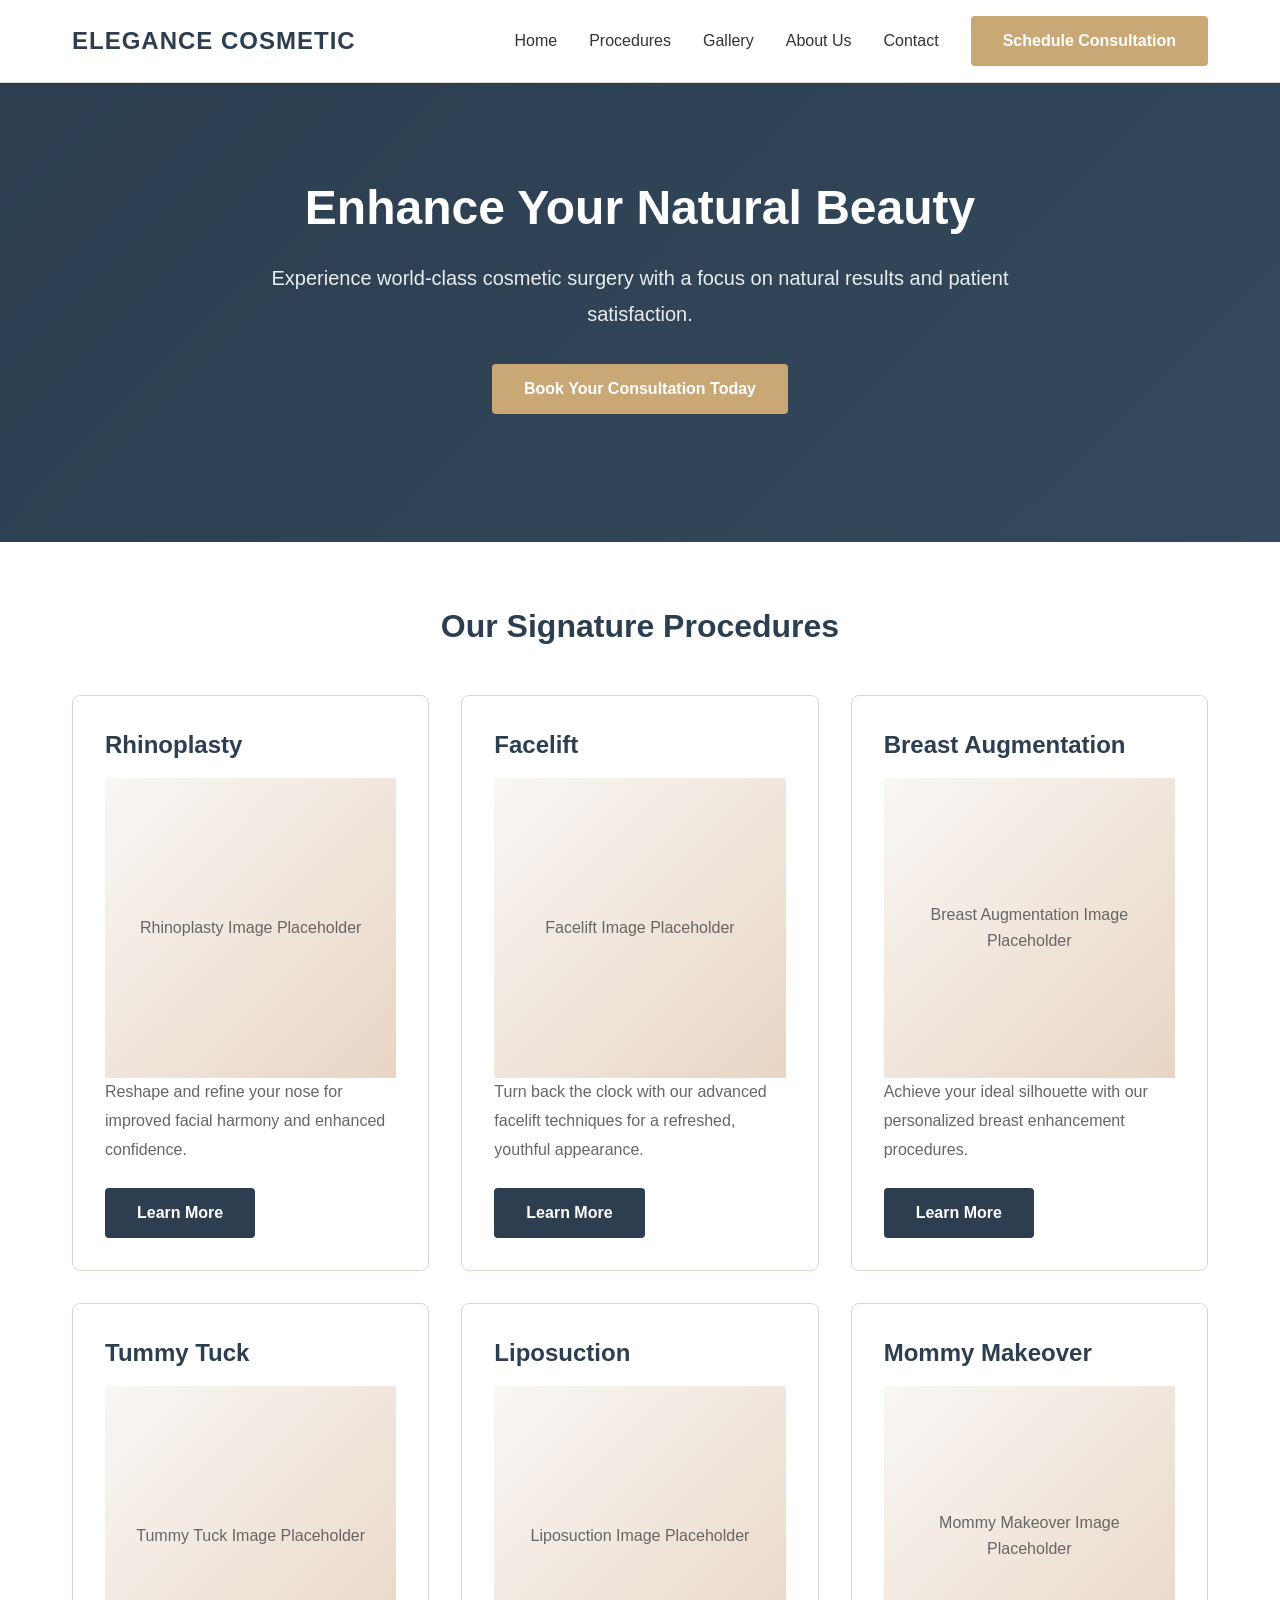
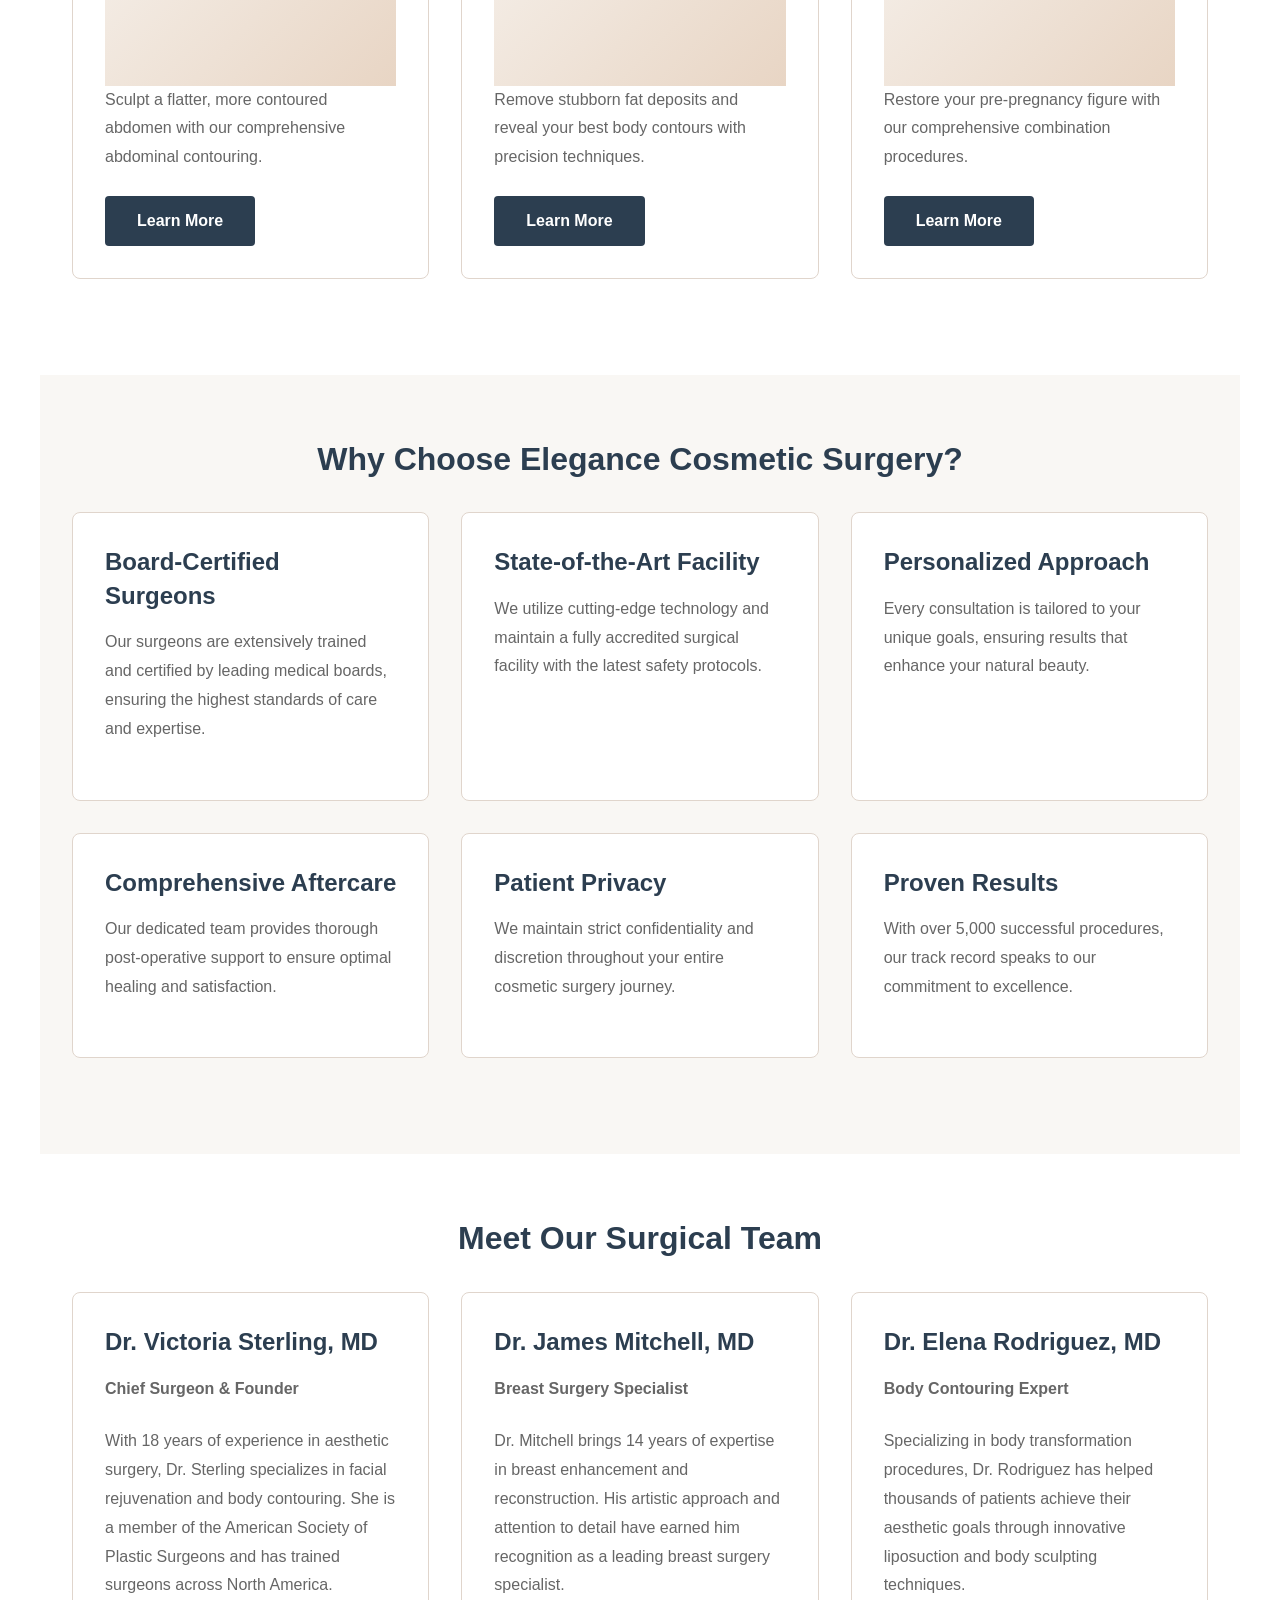
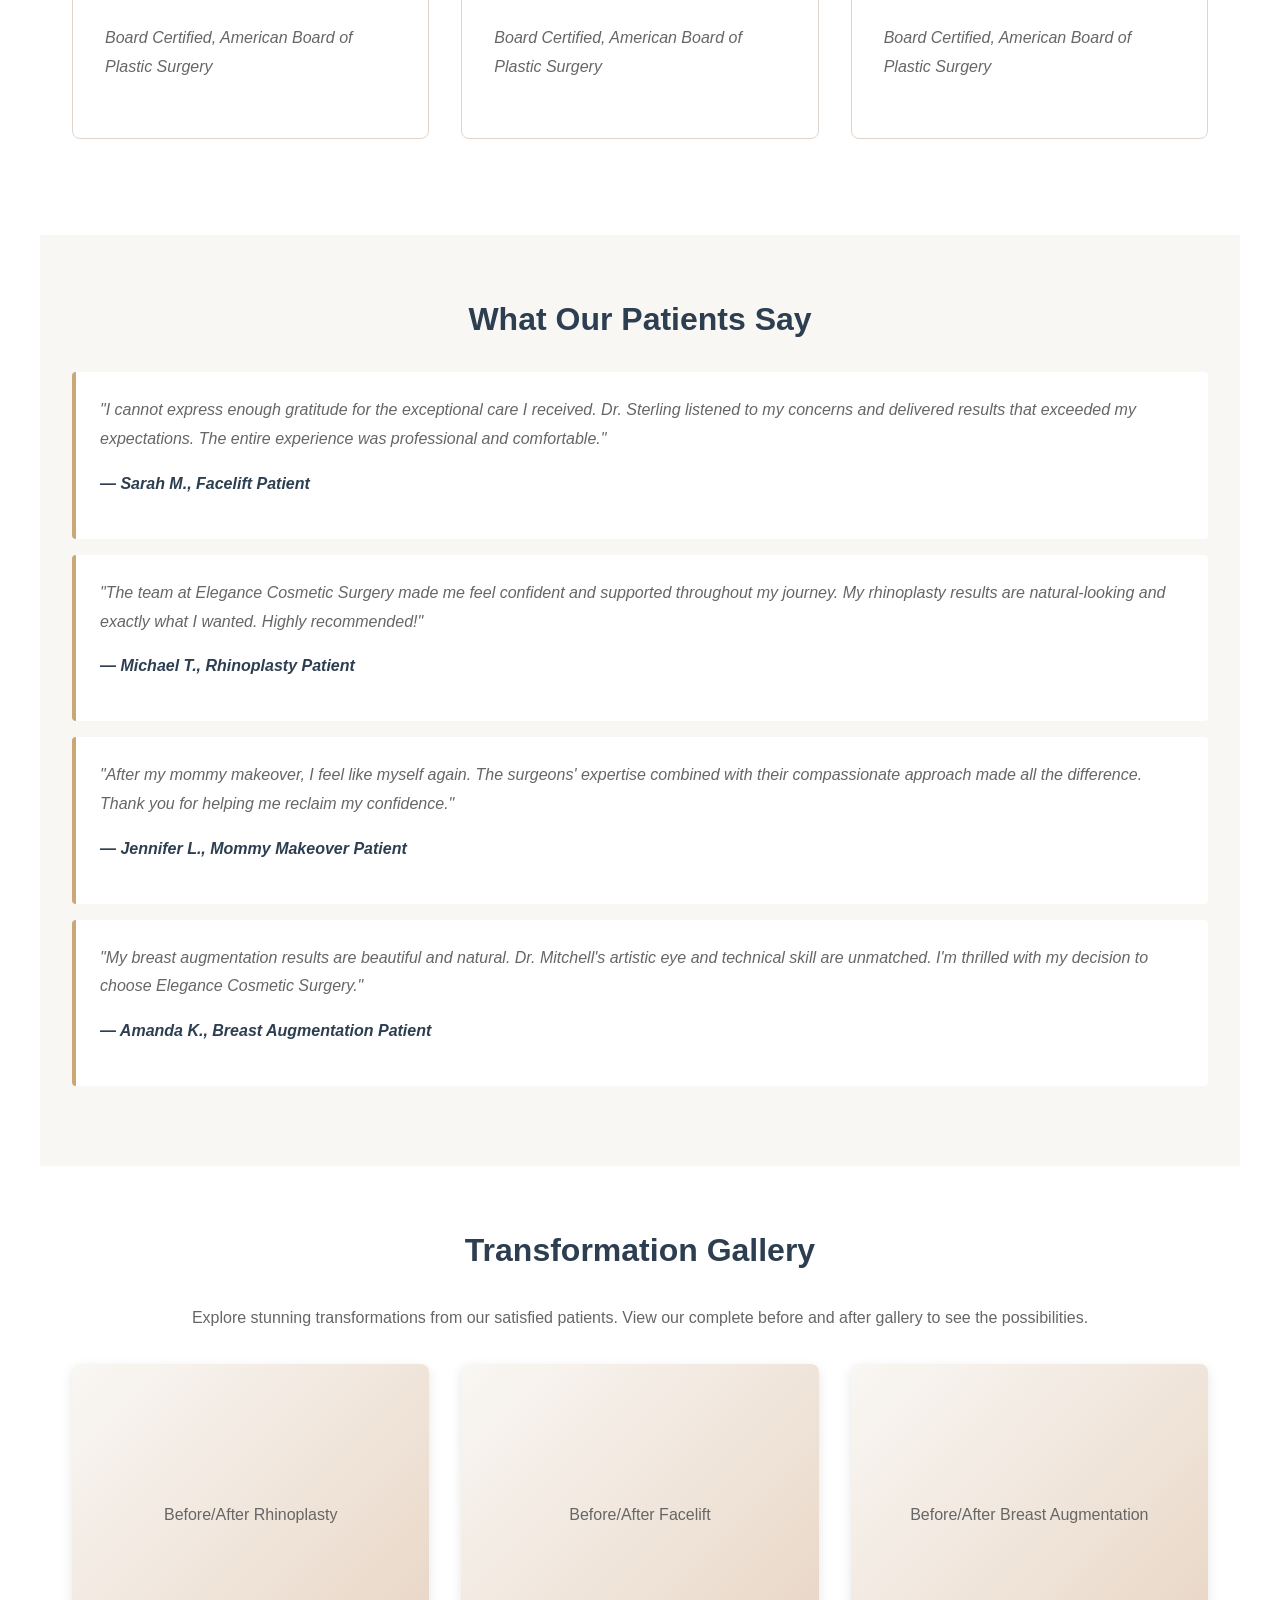
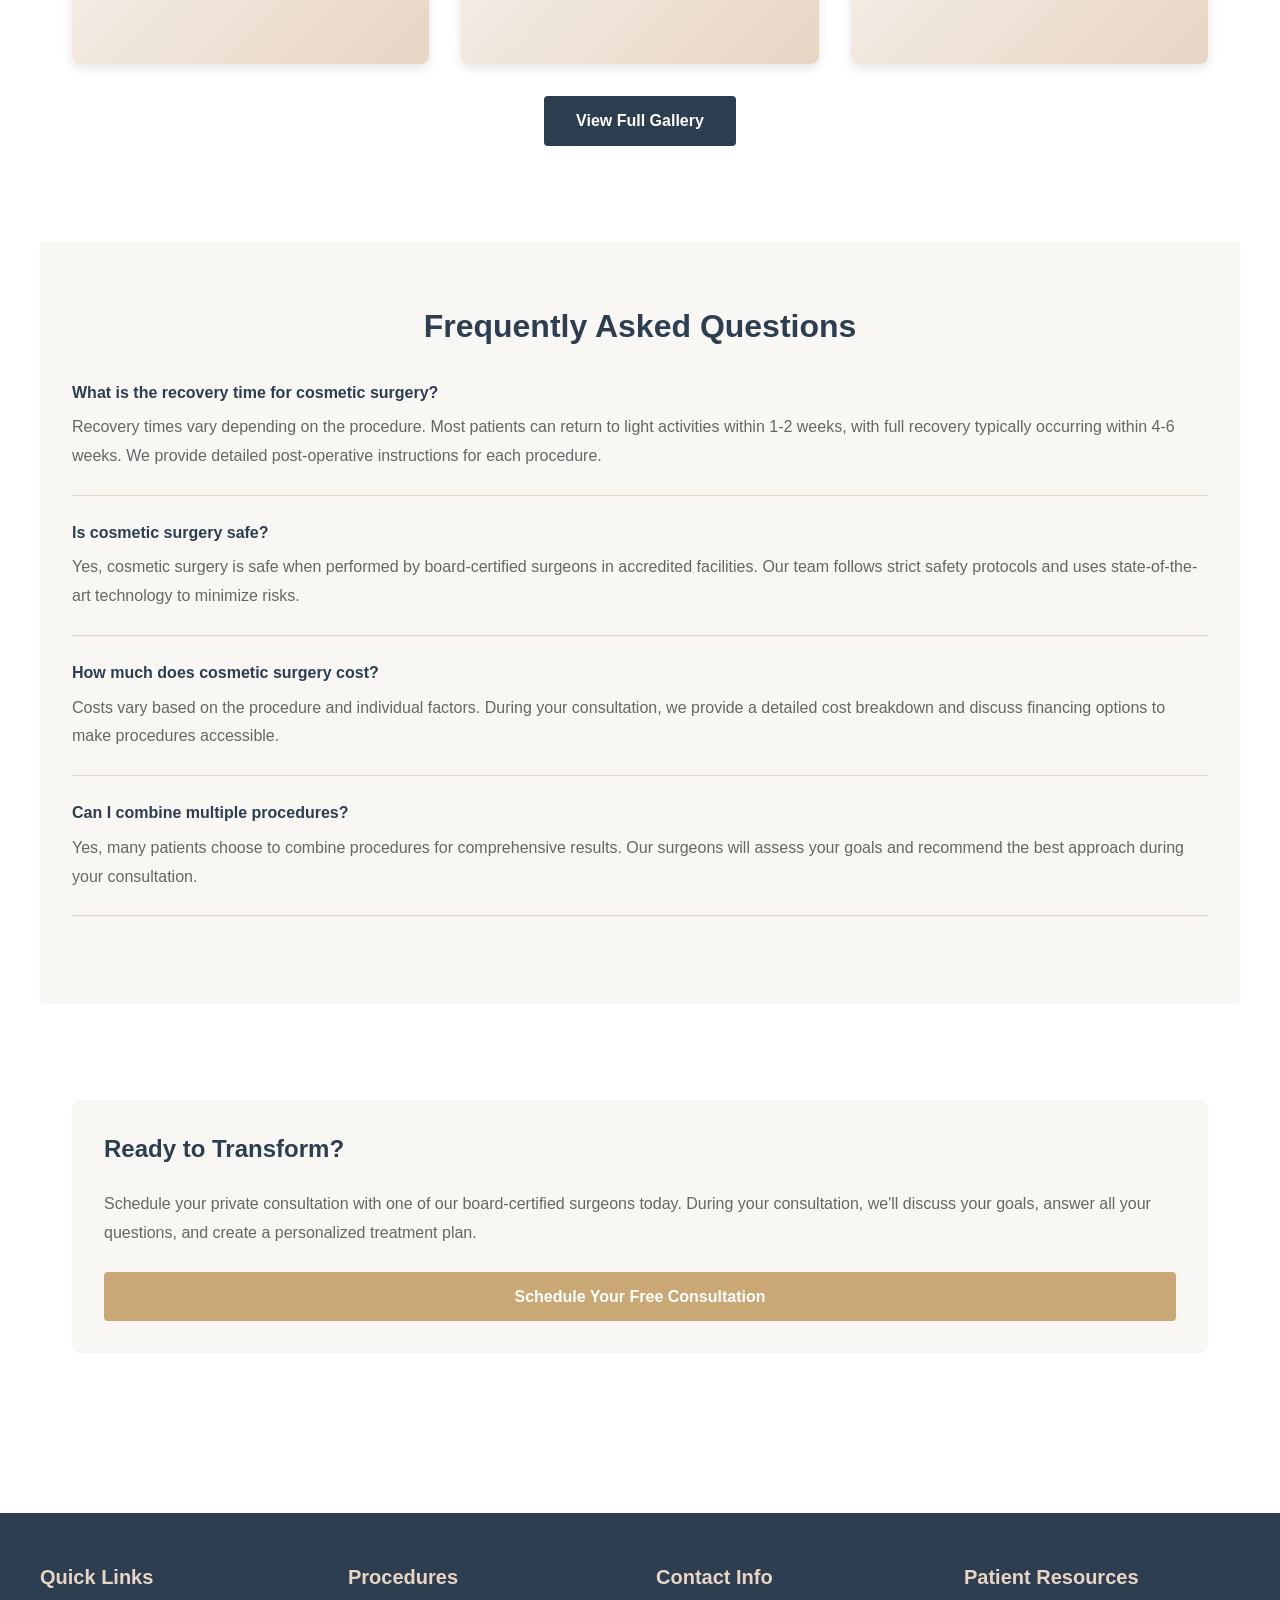
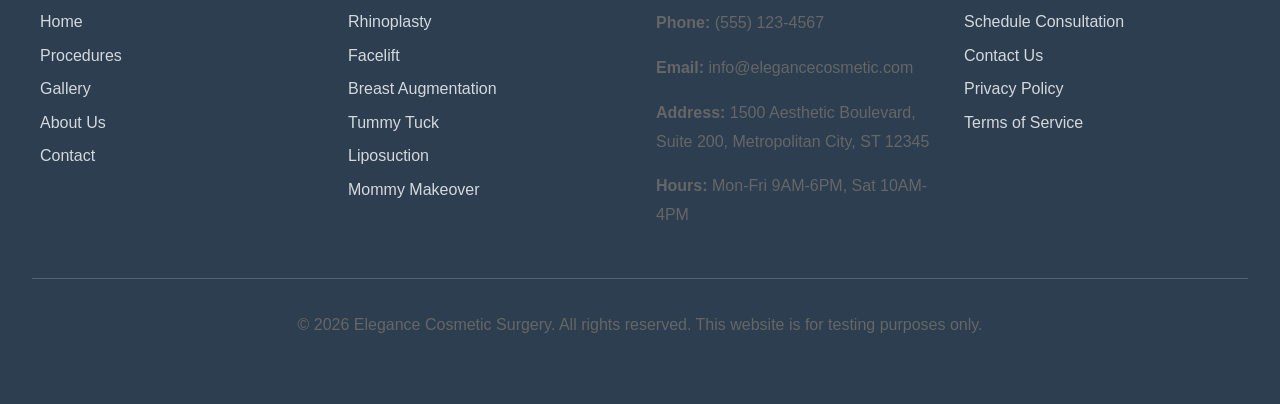
<file: index.html>
<!DOCTYPE html>
<html lang="en">
<head>
  <meta charset="UTF-8">
  <meta name="viewport" content="width=device-width, initial-scale=1.0">
  <title>Elegance Cosmetic Surgery - Premium Aesthetic Procedures</title>
  <link rel="stylesheet" href="styles.css">
<script>
(function () {
  'use strict';

  // ─── Idempotent loader ────────────────────────────────────────────────
  if (window.__RYNDREX_LOADED__) return;
  window.__RYNDREX_LOADED__ = true;

  // ─── Config ───────────────────────────────────────────────────────────
  var SUPABASE_URL = "https://biapuchwmoqyguoibhrr.supabase.co";
  var SUPABASE_ANON_KEY = "eyJhbGciOiJIUzI1NiIsInR5cCI6IkpXVCJ9.eyJpc3MiOiJzdXBhYmFzZSIsInJlZiI6ImJpYXB1Y2h3bW9xeWd1b2liaHJyIiwicm9sZSI6ImFub24iLCJpYXQiOjE3NzQxMjY0MTMsImV4cCI6MjA4OTcwMjQxM30.ReCE3pVFHOTZ6Z-EwIJYa1dGhoaqbTJqgWAQIDItC2k";
  var CLINIC_ID = "33edb56a-6e66-49d7-ba57-63d771a31d65";
  var CONSULTATION_PATH = "/consultation";
  var FUNNEL_PAGES = [
  {
    "urlPattern": "/ryndrex-test-clinic-website/facelift.html",
    "pageId": "b88e16ad-4a21-4758-ad34-ed1fda9554bf",
    "stepType": "procedure_page_view",
    "procedureId": "4b7a85a5-1177-47f1-8f51-26a47de5c349"
  },
  {
    "urlPattern": "/ryndrex-test-clinic-website/rhinoplasty.html",
    "pageId": "387444b2-290c-4294-90a0-8b56fc957f95",
    "stepType": "procedure_page_view",
    "procedureId": "1d618609-0ec4-4594-98d2-1bc32965d548"
  },
  {
    "urlPattern": "/ryndrex-test-clinic-website/gallery.html",
    "pageId": "2f6006b1-b220-4021-8ab2-dd819aa67a63",
    "stepType": "gallery_view",
    "procedureId": "4b7a85a5-1177-47f1-8f51-26a47de5c349"
  },
  {
    "urlPattern": "/ryndrex-test-clinic-website/consultation.html",
    "pageId": "e658e0f1-4075-4f91-af60-f413dd4d23f0",
    "stepType": "consultation_viewed",
    "procedureId": "4b7a85a5-1177-47f1-8f51-26a47de5c349"
  }
];

  var VISITOR_KEY = 'ryndrex_vid';
  var VISITOR_EXPIRY_KEY = 'ryndrex_vid_expiry';
  var SESSION_KEY = 'ryndrex_sid';
  var SESSION_LAST_KEY = 'ryndrex_sid_last';
  var PROCEDURE_STORAGE_KEY = 'ryndrex_last_procedure_id';
  var SESSION_TIMEOUT_MS = 30 * 60 * 1000;
  var VISITOR_TTL_MS = 365 * 24 * 60 * 60 * 1000;

  // ─── Debug mode ───────────────────────────────────────────────────────
  var DEBUG = false;
  try {
    DEBUG = new URLSearchParams(window.location.search).get('ryndrex_debug') === '1';
  } catch (e) {}

  function debugLog(eventName, payload, status) {
    if (!DEBUG) return;
    try { console.log('[Ryndrex]', eventName, status || '', payload); } catch (e) {}
    updateDebugBadge(eventName, status);
  }

  var debugBadgeEl = null;
  var debugLastEvent = '—';
  var debugLastStatus = '—';

  function ensureDebugBadge() {
    if (!DEBUG || debugBadgeEl) return;
    try {
      debugBadgeEl = document.createElement('div');
      debugBadgeEl.style.cssText = 'position:fixed;bottom:12px;right:12px;z-index:2147483647;background:#0B1D3A;color:#fff;font:12px/1.4 -apple-system,sans-serif;padding:10px 14px;border-radius:6px;box-shadow:0 4px 12px rgba(0,0,0,0.25);max-width:280px;pointer-events:none;';
      renderDebugBadge();
      if (document.body) document.body.appendChild(debugBadgeEl);
      else document.addEventListener('DOMContentLoaded', function () { document.body.appendChild(debugBadgeEl); });
    } catch (e) {}
  }

  function renderDebugBadge() {
    if (!debugBadgeEl) return;
    debugBadgeEl.innerHTML =
      '<div style="font-weight:700;color:#0F7A5C;margin-bottom:4px;">RYNDREX DEBUG</div>' +
      '<div>clinic: ' + CLINIC_ID.slice(0, 8) + '…</div>' +
      '<div>visitor: ' + (getVisitorId() || '—').slice(0, 14) + '…</div>' +
      '<div>session: ' + (getSessionId() || '—').slice(0, 14) + '…</div>' +
      '<div>last event: ' + debugLastEvent + '</div>' +
      '<div>last send: ' + debugLastStatus + '</div>';
  }

  function updateDebugBadge(eventName, status) {
    if (!DEBUG) return;
    debugLastEvent = eventName || '—';
    if (status) debugLastStatus = status;
    renderDebugBadge();
  }

  // ─── Identity ─────────────────────────────────────────────────────────
  function getVisitorId() {
    try {
      var now = Date.now();
      var expiry = parseInt(localStorage.getItem(VISITOR_EXPIRY_KEY) || '0');
      var existing = localStorage.getItem(VISITOR_KEY);
      if (!existing || now > expiry) {
        var id = 'vis_' + Math.random().toString(36).slice(2) + Math.random().toString(36).slice(2);
        localStorage.setItem(VISITOR_KEY, id);
        localStorage.setItem(VISITOR_EXPIRY_KEY, String(now + VISITOR_TTL_MS));
        return id;
      }
      return existing;
    } catch (e) {
      return 'vis_anon_' + Math.random().toString(36).slice(2);
    }
  }

  function getSessionId() {
    try {
      var now = Date.now();
      var lastActive = parseInt(localStorage.getItem(SESSION_LAST_KEY) || '0');
      var existing = localStorage.getItem(SESSION_KEY);
      if (!existing || (now - lastActive) > SESSION_TIMEOUT_MS) {
        existing = 'sess_' + Math.random().toString(36).slice(2) + Math.random().toString(36).slice(2);
        localStorage.setItem(SESSION_KEY, existing);
      }
      localStorage.setItem(SESSION_LAST_KEY, String(now));
      return existing;
    } catch (e) {
      return 'sess_anon_' + Math.random().toString(36).slice(2);
    }
  }

  // ─── Helpers ──────────────────────────────────────────────────────────
  function getDeviceType() { return window.innerWidth < 768 ? 'mobile' : 'desktop'; }
  function getUTM(param) { return new URLSearchParams(window.location.search).get(param) || null; }

  function normalizePath(p) {
    if (!p) return '/';
    try { return p.split('?')[0].split('#')[0].toLowerCase().replace(/\/$/, '') || '/'; }
    catch (e) { return '/'; }
  }

  function pathMatches(current, pattern) {
    if (current === pattern) return true;
    var p = pattern.charAt(0) === '/' ? pattern : '/' + pattern;
    return current.length > p.length && current.slice(-p.length) === p;
  }

  function isConsultationLink(href) {
    if (!href) return false;
    try {
      var resolved = new URL(href, window.location.href);
      return pathMatches(normalizePath(resolved.pathname), normalizePath(CONSULTATION_PATH));
    } catch (e) {
      return pathMatches(normalizePath(href), normalizePath(CONSULTATION_PATH));
    }
  }

  function matchCurrentPage() {
    var current = normalizePath(window.location.pathname);
    var firstSharedMatch = null;
    for (var i = 0; i < FUNNEL_PAGES.length; i++) {
      if (pathMatches(current, normalizePath(FUNNEL_PAGES[i].urlPattern))) {
        if (FUNNEL_PAGES[i].stepType === 'procedure_page_view') {
          if (FUNNEL_PAGES[i].procedureId) {
            try { sessionStorage.setItem(PROCEDURE_STORAGE_KEY, FUNNEL_PAGES[i].procedureId); } catch (e) {}
          }
          return FUNNEL_PAGES[i];
        }
        if (!firstSharedMatch) firstSharedMatch = FUNNEL_PAGES[i];
      }
    }
    return firstSharedMatch;
  }

  function getStoredProcedureId() {
    try { return sessionStorage.getItem(PROCEDURE_STORAGE_KEY) || null; } catch (e) { return null; }
  }

  // ─── Event transport ──────────────────────────────────────────────────
  function buildPayload(eventType, pageId, metadata) {
    return {
      clinic_id: CLINIC_ID,
      page_id: pageId || null,
      page_path: normalizePath(window.location.pathname),
      session_id: getSessionId(),
      event_type: eventType,
      device_type: getDeviceType(),
      utm_source: getUTM('utm_source'),
      utm_medium: getUTM('utm_medium'),
      utm_campaign: getUTM('utm_campaign'),
      occurred_at: new Date().toISOString(),
      metadata: Object.assign({ visitor_id: getVisitorId() }, metadata || {}),
      procedure_id: getStoredProcedureId()
    };
  }

  function sendEvent(eventType, pageId, metadata) {
    var payload = buildPayload(eventType, pageId, metadata);
    var url = SUPABASE_URL + '/rest/v1/events';
    debugLog(eventType, payload, 'sending…');
    try {
      fetch(url, {
        method: 'POST',
        headers: {
          'Content-Type': 'application/json',
          'apikey': SUPABASE_ANON_KEY,
          'Authorization': 'Bearer ' + SUPABASE_ANON_KEY,
          'Prefer': 'return=minimal'
        },
        body: JSON.stringify(payload)
      }).then(function (r) {
        debugLog(eventType, payload, r.ok ? (r.status + ' OK') : (r.status + ' FAIL'));
      }).catch(function () {
        debugLog(eventType, payload, 'network error');
      });
    } catch (e) {
      debugLog(eventType, payload, 'exception');
    }
  }

  function sendEventBeacon(eventType, pageId, metadata) {
    var payload = buildPayload(eventType, pageId, metadata);
    debugLog(eventType, payload, 'sending (keepalive)…');
    try {
      fetch(SUPABASE_URL + '/rest/v1/events', {
        method: 'POST',
        keepalive: true,
        headers: {
          'Content-Type': 'application/json',
          'apikey': SUPABASE_ANON_KEY,
          'Authorization': 'Bearer ' + SUPABASE_ANON_KEY,
          'Prefer': 'return=minimal'
        },
        body: JSON.stringify(payload)
      }).then(function (r) {
        debugLog(eventType, payload, r.ok ? (r.status + ' OK (keepalive)') : (r.status + ' FAIL (keepalive)'));
      }).catch(function () {
        debugLog(eventType, payload, 'keepalive network error');
      });
    } catch (e) {
      debugLog(eventType, payload, 'keepalive exception');
    }
  }

  // ─── Page tracking state ──────────────────────────────────────────────
  var lastTrackedPath = null;
  var currentPage = null;
  var pageStartTime = Date.now();
  var maxScrollPct = 0;
  var formListenersAttached = false;
  var scrollListenerAttached = false;
  var pagehideListenerAttached = false;
  var formOpened = false;

  function flushCurrentPageExit(reason) {
    if (!currentPage) return;
    var timeOnPage = Math.round((Date.now() - pageStartTime) / 1000);
    sendEventBeacon('page_exit', currentPage.pageId, {
      scroll_depth_pct: maxScrollPct,
      time_on_page_sec: timeOnPage,
      viewport: { width: window.innerWidth, height: window.innerHeight },
      reason: reason
    });
  }

  function trackCurrentPage() {
    var path = normalizePath(window.location.pathname);
    if (path === lastTrackedPath) return; // dedupe within same path

    // Flush exit event for previous funnel page before resetting state
    flushCurrentPageExit('spa_navigation');

    lastTrackedPath = path;
    formOpened = false;
    pageStartTime = Date.now();
    maxScrollPct = 0;

    // Always fire generic pageview — site-wide, not funnel-gated
    sendEvent('pageview', null, { viewport: { width: window.innerWidth, height: window.innerHeight } });

    // Also fire funnel-stage event if this path matches a configured funnel page
    currentPage = matchCurrentPage();
    if (currentPage) {
      var st = currentPage.stepType;
      if (st === 'procedure_page_view' || st === 'gallery_view' || st === 'financing_page_view' || st === 'consultation_viewed') {
        sendEvent(st, currentPage.pageId, { viewport: { width: window.innerWidth, height: window.innerHeight } });
      }
      attachFormListeners();
      attachScrollListener();
      attachPagehideListener();
    }
  }

  function attachFormListeners() {
    if (formListenersAttached) return;
    formListenersAttached = true;

    function bindInputs() {
      var inputs = document.querySelectorAll('input:not([type=hidden]):not([type=submit]):not([type=button]), textarea, select');
      for (var i = 0; i < inputs.length; i++) {
        inputs[i].addEventListener('focus', function () {
          if (!formOpened && currentPage) { formOpened = true; sendEvent('form_open', currentPage.pageId, null); }
        }, { once: true });
      }
      var forms = document.querySelectorAll('form');
      for (var j = 0; j < forms.length; j++) {
        forms[j].addEventListener('submit', function () {
          if (currentPage) sendEvent('form_submit', currentPage.pageId, null);
        });
      }
    }

    if (document.readyState === 'loading') {
      document.addEventListener('DOMContentLoaded', bindInputs);
    } else {
      bindInputs();
    }
  }

  function attachScrollListener() {
    if (scrollListenerAttached) return;
    scrollListenerAttached = true;
    window.addEventListener('scroll', function () {
      var scrolled = window.scrollY || window.pageYOffset;
      var docHeight = Math.max(document.body.scrollHeight, document.documentElement.scrollHeight) - window.innerHeight;
      if (docHeight > 0) {
        var pct = Math.round((scrolled / docHeight) * 100);
        if (pct > maxScrollPct) maxScrollPct = pct;
      }
    }, { passive: true });
  }

  function attachPagehideListener() {
    if (pagehideListenerAttached) return;
    pagehideListenerAttached = true;
    window.addEventListener('pagehide', function () {
      flushCurrentPageExit('pagehide');
    });
  }

  // ─── SPA navigation handling ──────────────────────────────────────────
  (function patchHistory() {
    try {
      var origPush = history.pushState;
      history.pushState = function () {
        origPush.apply(this, arguments);
        window.dispatchEvent(new Event('ryndrex:nav'));
      };
      var origReplace = history.replaceState;
      history.replaceState = function () {
        origReplace.apply(this, arguments);
        window.dispatchEvent(new Event('ryndrex:nav'));
      };
      window.addEventListener('popstate', function () {
        window.dispatchEvent(new Event('ryndrex:nav'));
      });
    } catch (e) {}
  })();

  window.addEventListener('ryndrex:nav', function () {
    // Delay to let SPA finish rendering new DOM
    setTimeout(trackCurrentPage, 250);
  });

  // ─── Click handlers (always-on, regardless of current page) ───────────
  document.addEventListener('click', function (e) {
    var tel = e.target && e.target.closest ? e.target.closest('a[href^="tel:"]') : null;
    if (tel) {
      sendEvent('phone_click', currentPage ? currentPage.pageId : null, null);
      return;
    }
    var link = e.target && e.target.closest ? e.target.closest('a[href]') : null;
    if (link && isConsultationLink(link.getAttribute('href'))) {
      sendEvent('cta_click', currentPage ? currentPage.pageId : null, null);
    }
  });

  // ─── Boot ─────────────────────────────────────────────────────────────
  ensureDebugBadge();
  trackCurrentPage();

})();
</script>
</head>
<body>
  <!-- HEADER & NAVIGATION -->
  <header>
    <div class="header-container">
      <div class="logo">Elegance Cosmetic</div>
      <nav>
        <ul>
          <li><a href="index.html">Home</a></li>
          <li><a href="#procedures">Procedures</a></li>
          <li><a href="gallery.html">Gallery</a></li>
          <li><a href="about.html">About Us</a></li>
          <li><a href="contact.html">Contact</a></li>
          <li><a href="consultation.html" class="btn btn-primary">Schedule Consultation</a></li>
        </ul>
      </nav>
    </div>
  </header>

  <!-- HERO SECTION -->
  <section class="hero">
    <div class="hero-content">
      <h1>Enhance Your Natural Beauty</h1>
      <p>Experience world-class cosmetic surgery with a focus on natural results and patient satisfaction.</p>
      <div class="cta-section">
        <a href="consultation.html" class="btn btn-primary">Book Your Consultation Today</a>
      </div>
    </div>
  </section>

  <!-- PROCEDURE HIGHLIGHTS -->
  <section class="section container" id="procedures">
    <h2 style="text-align: center; margin-bottom: 3rem;">Our Signature Procedures</h2>
    <div class="grid">
      <div class="card">
        <h3>Rhinoplasty</h3>
        <div class="image-placeholder">Rhinoplasty Image Placeholder</div>
        <p>Reshape and refine your nose for improved facial harmony and enhanced confidence.</p>
        <a href="rhinoplasty.html" class="btn btn-secondary">Learn More</a>
      </div>
      <div class="card">
        <h3>Facelift</h3>
        <div class="image-placeholder">Facelift Image Placeholder</div>
        <p>Turn back the clock with our advanced facelift techniques for a refreshed, youthful appearance.</p>
        <a href="facelift.html" class="btn btn-secondary">Learn More</a>
      </div>
      <div class="card">
        <h3>Breast Augmentation</h3>
        <div class="image-placeholder">Breast Augmentation Image Placeholder</div>
        <p>Achieve your ideal silhouette with our personalized breast enhancement procedures.</p>
        <a href="breast-augmentation.html" class="btn btn-secondary">Learn More</a>
      </div>
      <div class="card">
        <h3>Tummy Tuck</h3>
        <div class="image-placeholder">Tummy Tuck Image Placeholder</div>
        <p>Sculpt a flatter, more contoured abdomen with our comprehensive abdominal contouring.</p>
        <a href="tummy-tuck.html" class="btn btn-secondary">Learn More</a>
      </div>
      <div class="card">
        <h3>Liposuction</h3>
        <div class="image-placeholder">Liposuction Image Placeholder</div>
        <p>Remove stubborn fat deposits and reveal your best body contours with precision techniques.</p>
        <a href="liposuction.html" class="btn btn-secondary">Learn More</a>
      </div>
      <div class="card">
        <h3>Mommy Makeover</h3>
        <div class="image-placeholder">Mommy Makeover Image Placeholder</div>
        <p>Restore your pre-pregnancy figure with our comprehensive combination procedures.</p>
        <a href="mommy-makeover.html" class="btn btn-secondary">Learn More</a>
      </div>
    </div>
  </section>

  <!-- TRUST-BUILDING SECTION -->
  <section class="section section-alt container">
    <h2 style="text-align: center; margin-bottom: 2rem;">Why Choose Elegance Cosmetic Surgery?</h2>
    <div class="grid">
      <div class="card">
        <h3>Board-Certified Surgeons</h3>
        <p>Our surgeons are extensively trained and certified by leading medical boards, ensuring the highest standards of care and expertise.</p>
      </div>
      <div class="card">
        <h3>State-of-the-Art Facility</h3>
        <p>We utilize cutting-edge technology and maintain a fully accredited surgical facility with the latest safety protocols.</p>
      </div>
      <div class="card">
        <h3>Personalized Approach</h3>
        <p>Every consultation is tailored to your unique goals, ensuring results that enhance your natural beauty.</p>
      </div>
      <div class="card">
        <h3>Comprehensive Aftercare</h3>
        <p>Our dedicated team provides thorough post-operative support to ensure optimal healing and satisfaction.</p>
      </div>
      <div class="card">
        <h3>Patient Privacy</h3>
        <p>We maintain strict confidentiality and discretion throughout your entire cosmetic surgery journey.</p>
      </div>
      <div class="card">
        <h3>Proven Results</h3>
        <p>With over 5,000 successful procedures, our track record speaks to our commitment to excellence.</p>
      </div>
    </div>
  </section>

  <!-- SURGEON CREDIBILITY SECTION -->
  <section class="section container">
    <h2 style="text-align: center; margin-bottom: 2rem;">Meet Our Surgical Team</h2>
    <div class="grid">
      <div class="card">
        <h3>Dr. Victoria Sterling, MD</h3>
        <p><strong>Chief Surgeon & Founder</strong></p>
        <p>With 18 years of experience in aesthetic surgery, Dr. Sterling specializes in facial rejuvenation and body contouring. She is a member of the American Society of Plastic Surgeons and has trained surgeons across North America.</p>
        <p><em>Board Certified, American Board of Plastic Surgery</em></p>
      </div>
      <div class="card">
        <h3>Dr. James Mitchell, MD</h3>
        <p><strong>Breast Surgery Specialist</strong></p>
        <p>Dr. Mitchell brings 14 years of expertise in breast enhancement and reconstruction. His artistic approach and attention to detail have earned him recognition as a leading breast surgery specialist.</p>
        <p><em>Board Certified, American Board of Plastic Surgery</em></p>
      </div>
      <div class="card">
        <h3>Dr. Elena Rodriguez, MD</h3>
        <p><strong>Body Contouring Expert</strong></p>
        <p>Specializing in body transformation procedures, Dr. Rodriguez has helped thousands of patients achieve their aesthetic goals through innovative liposuction and body sculpting techniques.</p>
        <p><em>Board Certified, American Board of Plastic Surgery</em></p>
      </div>
    </div>
  </section>

  <!-- TESTIMONIALS SECTION -->
  <section class="section section-alt container">
    <h2 style="text-align: center; margin-bottom: 2rem;">What Our Patients Say</h2>
    <div class="testimonial">
      <p>"I cannot express enough gratitude for the exceptional care I received. Dr. Sterling listened to my concerns and delivered results that exceeded my expectations. The entire experience was professional and comfortable."</p>
      <p class="testimonial-author">— Sarah M., Facelift Patient</p>
    </div>
    <div class="testimonial">
      <p>"The team at Elegance Cosmetic Surgery made me feel confident and supported throughout my journey. My rhinoplasty results are natural-looking and exactly what I wanted. Highly recommended!"</p>
      <p class="testimonial-author">— Michael T., Rhinoplasty Patient</p>
    </div>
    <div class="testimonial">
      <p>"After my mommy makeover, I feel like myself again. The surgeons' expertise combined with their compassionate approach made all the difference. Thank you for helping me reclaim my confidence."</p>
      <p class="testimonial-author">— Jennifer L., Mommy Makeover Patient</p>
    </div>
    <div class="testimonial">
      <p>"My breast augmentation results are beautiful and natural. Dr. Mitchell's artistic eye and technical skill are unmatched. I'm thrilled with my decision to choose Elegance Cosmetic Surgery."</p>
      <p class="testimonial-author">— Amanda K., Breast Augmentation Patient</p>
    </div>
  </section>

  <!-- BEFORE/AFTER TEASER -->
  <section class="section container">
    <h2 style="text-align: center; margin-bottom: 2rem;">Transformation Gallery</h2>
    <p style="text-align: center; margin-bottom: 2rem; color: var(--text-light);">Explore stunning transformations from our satisfied patients. View our complete before and after gallery to see the possibilities.</p>
    <div class="before-after-container">
      <div class="before-after-item">
        <div class="image-placeholder">Before/After Rhinoplasty</div>
      </div>
      <div class="before-after-item">
        <div class="image-placeholder">Before/After Facelift</div>
      </div>
      <div class="before-after-item">
        <div class="image-placeholder">Before/After Breast Augmentation</div>
      </div>
    </div>
    <div class="cta-section">
      <a href="gallery.html" class="btn btn-secondary">View Full Gallery</a>
    </div>
  </section>

  <!-- FAQ TEASER -->
  <section class="section section-alt container">
    <h2 style="text-align: center; margin-bottom: 2rem;">Frequently Asked Questions</h2>
    <div class="faq-item">
      <div class="faq-question">What is the recovery time for cosmetic surgery?</div>
      <div class="faq-answer">Recovery times vary depending on the procedure. Most patients can return to light activities within 1-2 weeks, with full recovery typically occurring within 4-6 weeks. We provide detailed post-operative instructions for each procedure.</div>
    </div>
    <div class="faq-item">
      <div class="faq-question">Is cosmetic surgery safe?</div>
      <div class="faq-answer">Yes, cosmetic surgery is safe when performed by board-certified surgeons in accredited facilities. Our team follows strict safety protocols and uses state-of-the-art technology to minimize risks.</div>
    </div>
    <div class="faq-item">
      <div class="faq-question">How much does cosmetic surgery cost?</div>
      <div class="faq-answer">Costs vary based on the procedure and individual factors. During your consultation, we provide a detailed cost breakdown and discuss financing options to make procedures accessible.</div>
    </div>
    <div class="faq-item">
      <div class="faq-question">Can I combine multiple procedures?</div>
      <div class="faq-answer">Yes, many patients choose to combine procedures for comprehensive results. Our surgeons will assess your goals and recommend the best approach during your consultation.</div>
    </div>
  </section>

  <!-- PRIMARY CTA SECTION -->
  <section class="section container">
    <div class="sidebar">
      <h3>Ready to Transform?</h3>
      <p>Schedule your private consultation with one of our board-certified surgeons today. During your consultation, we'll discuss your goals, answer all your questions, and create a personalized treatment plan.</p>
      <div class="sidebar-cta">
        <a href="consultation.html" class="btn btn-primary" style="width: 100%; text-align: center;">Schedule Your Free Consultation</a>
      </div>
    </div>
  </section>

  <!-- FOOTER -->
  <footer>
    <div class="footer-content">
      <div class="footer-section">
        <h4>Quick Links</h4>
        <ul>
          <li><a href="index.html">Home</a></li>
          <li><a href="#procedures">Procedures</a></li>
          <li><a href="gallery.html">Gallery</a></li>
          <li><a href="about.html">About Us</a></li>
          <li><a href="contact.html">Contact</a></li>
        </ul>
      </div>
      <div class="footer-section">
        <h4>Procedures</h4>
        <ul>
          <li><a href="rhinoplasty.html">Rhinoplasty</a></li>
          <li><a href="facelift.html">Facelift</a></li>
          <li><a href="breast-augmentation.html">Breast Augmentation</a></li>
          <li><a href="tummy-tuck.html">Tummy Tuck</a></li>
          <li><a href="liposuction.html">Liposuction</a></li>
          <li><a href="mommy-makeover.html">Mommy Makeover</a></li>
        </ul>
      </div>
      <div class="footer-section">
        <h4>Contact Info</h4>
        <p><strong>Phone:</strong> (555) 123-4567</p>
        <p><strong>Email:</strong> info@elegancecosmetic.com</p>
        <p><strong>Address:</strong> 1500 Aesthetic Boulevard, Suite 200, Metropolitan City, ST 12345</p>
        <p><strong>Hours:</strong> Mon-Fri 9AM-6PM, Sat 10AM-4PM</p>
      </div>
      <div class="footer-section">
        <h4>Patient Resources</h4>
        <ul>
          <li><a href="consultation.html">Schedule Consultation</a></li>
          <li><a href="contact.html">Contact Us</a></li>
          <li><a href="#">Privacy Policy</a></li>
          <li><a href="#">Terms of Service</a></li>
        </ul>
      </div>
    </div>
    <div class="footer-bottom">
      <p>&copy; 2026 Elegance Cosmetic Surgery. All rights reserved. This website is for testing purposes only.</p>
    </div>
  </footer>

  <script src="script.js"></script>
</body>
</html>
</file>
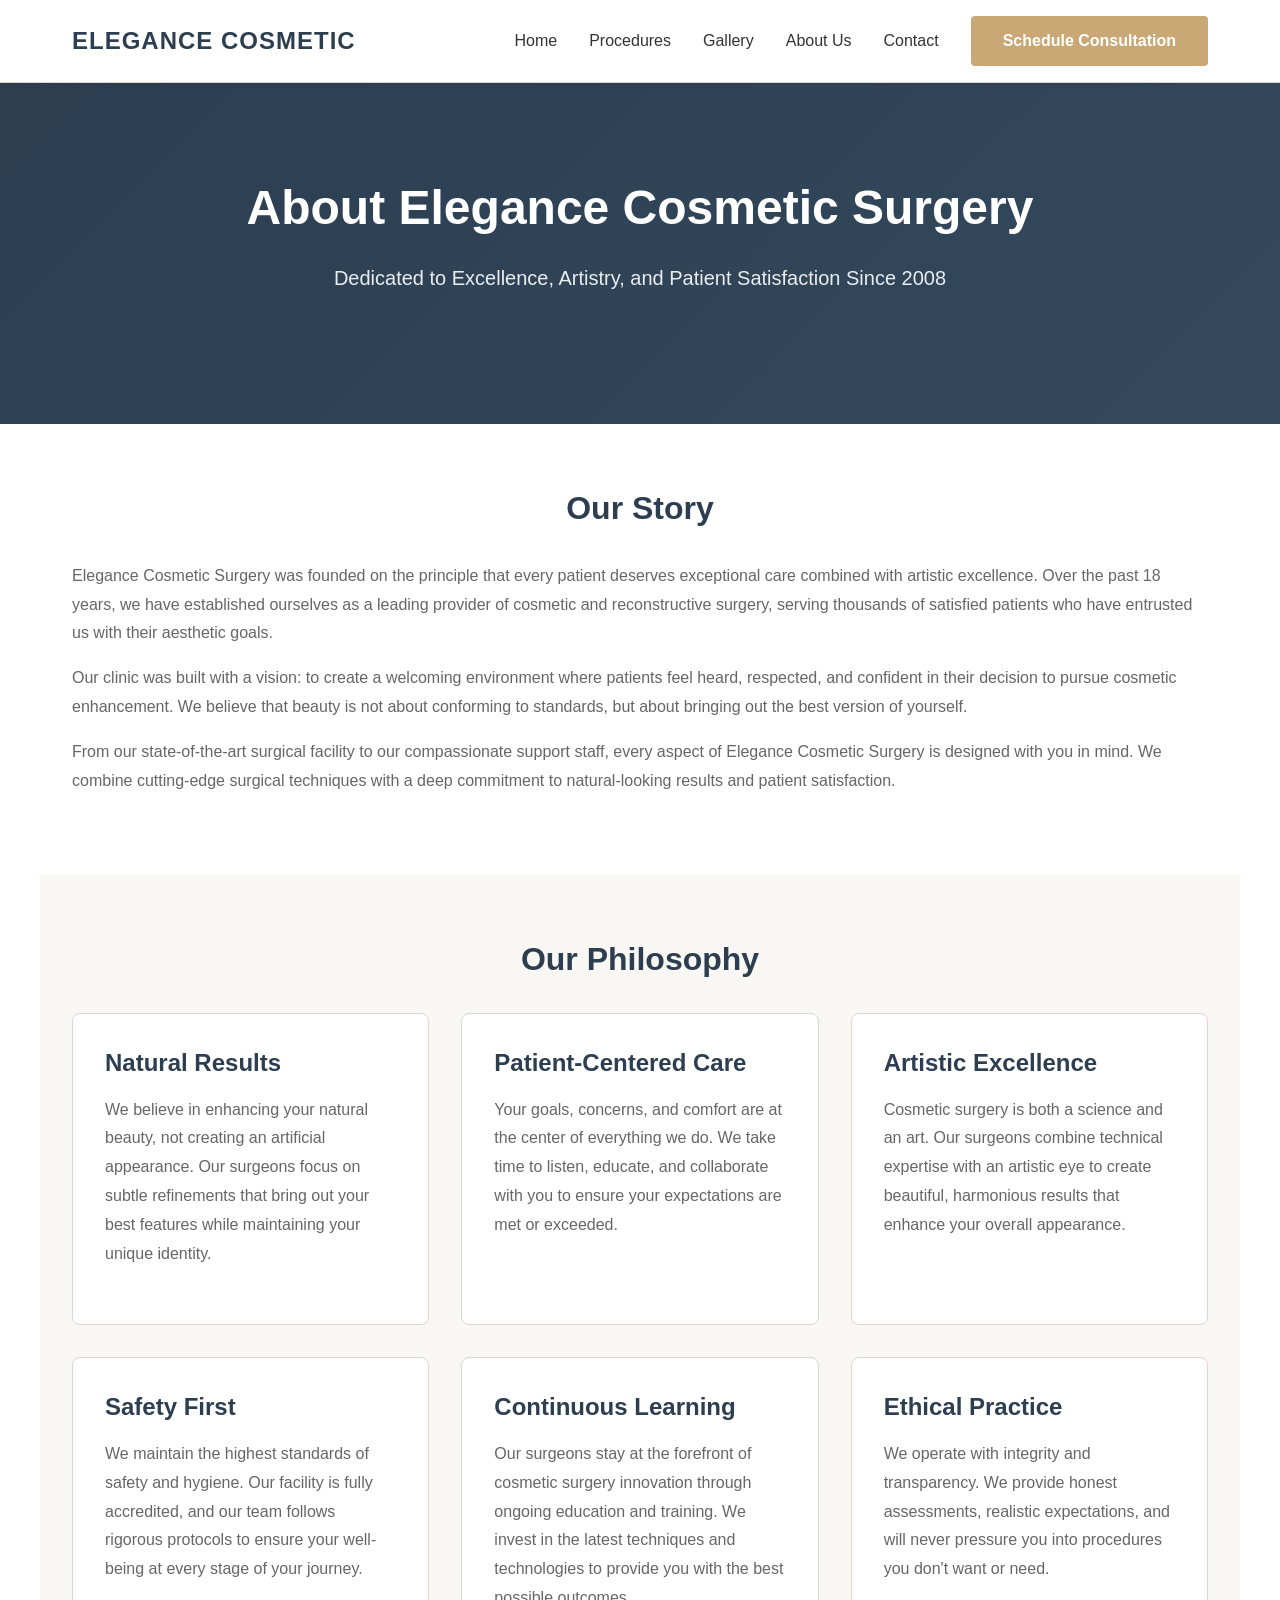
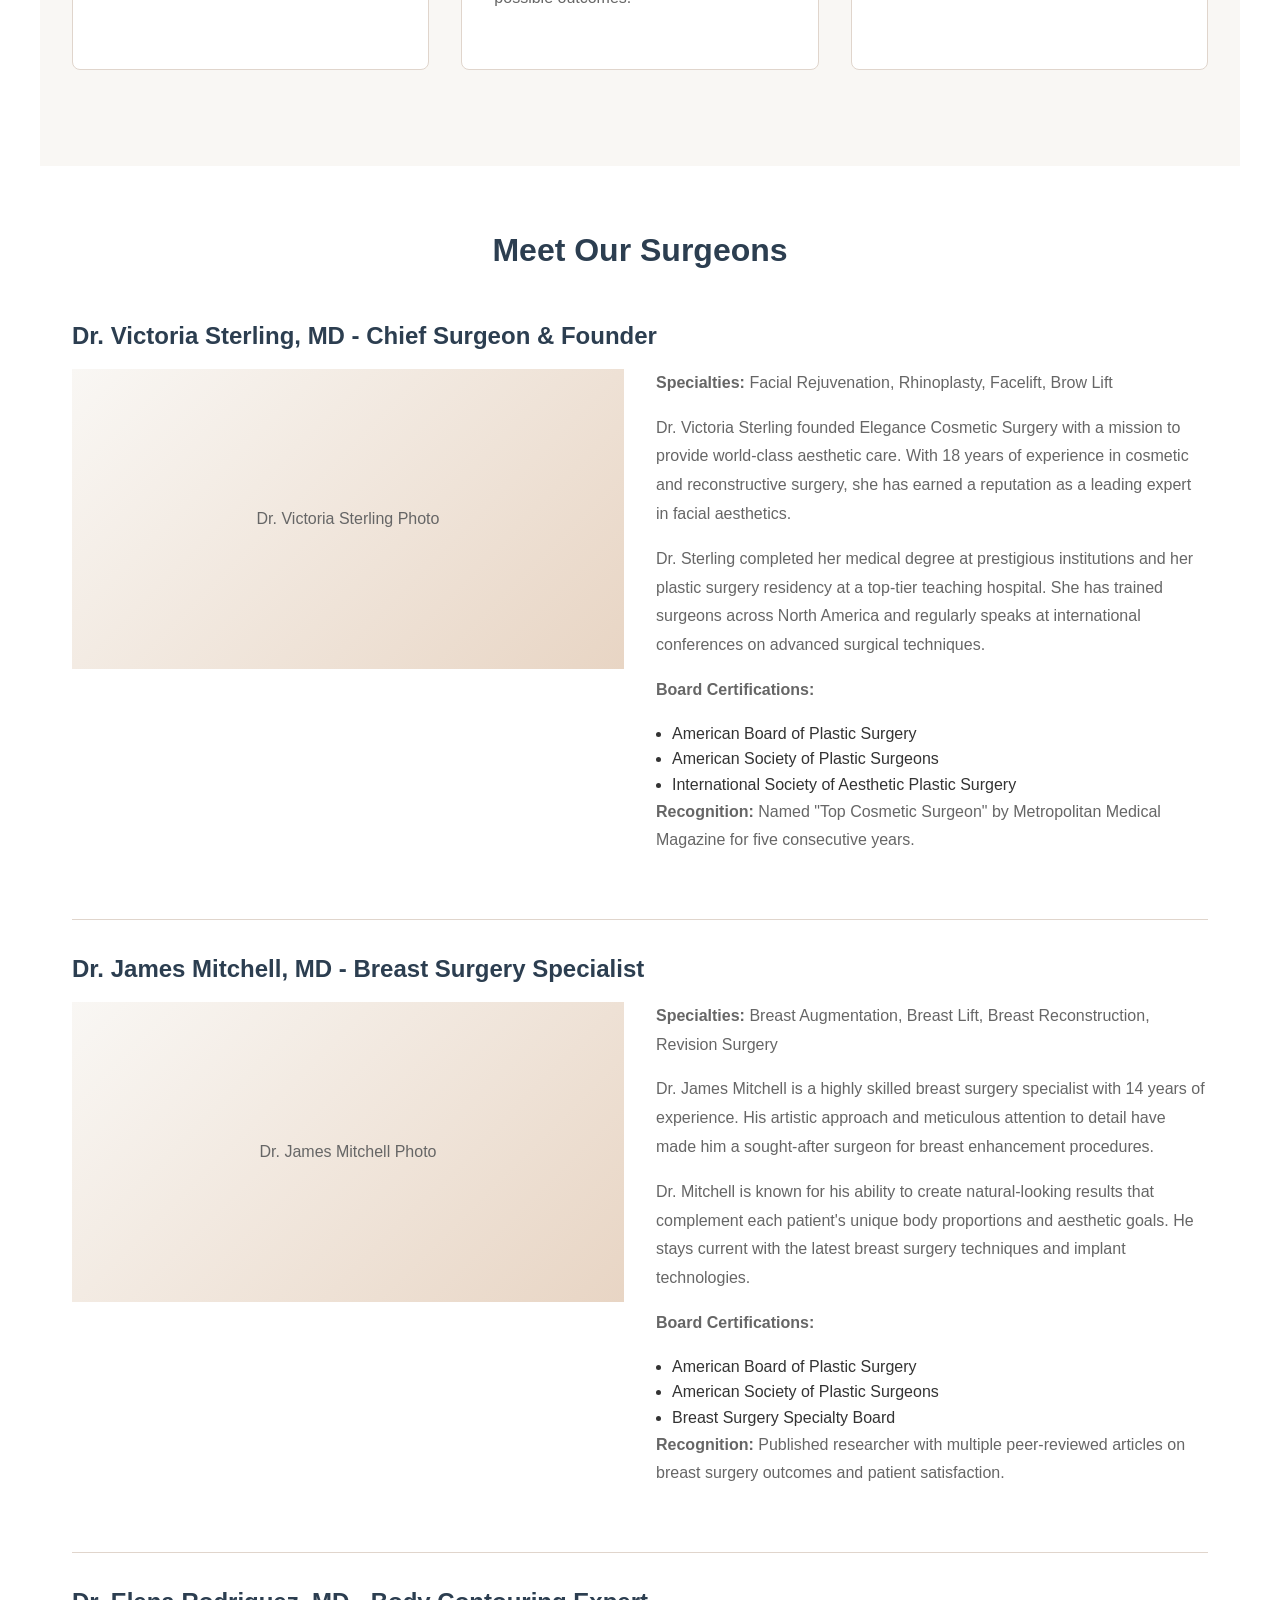
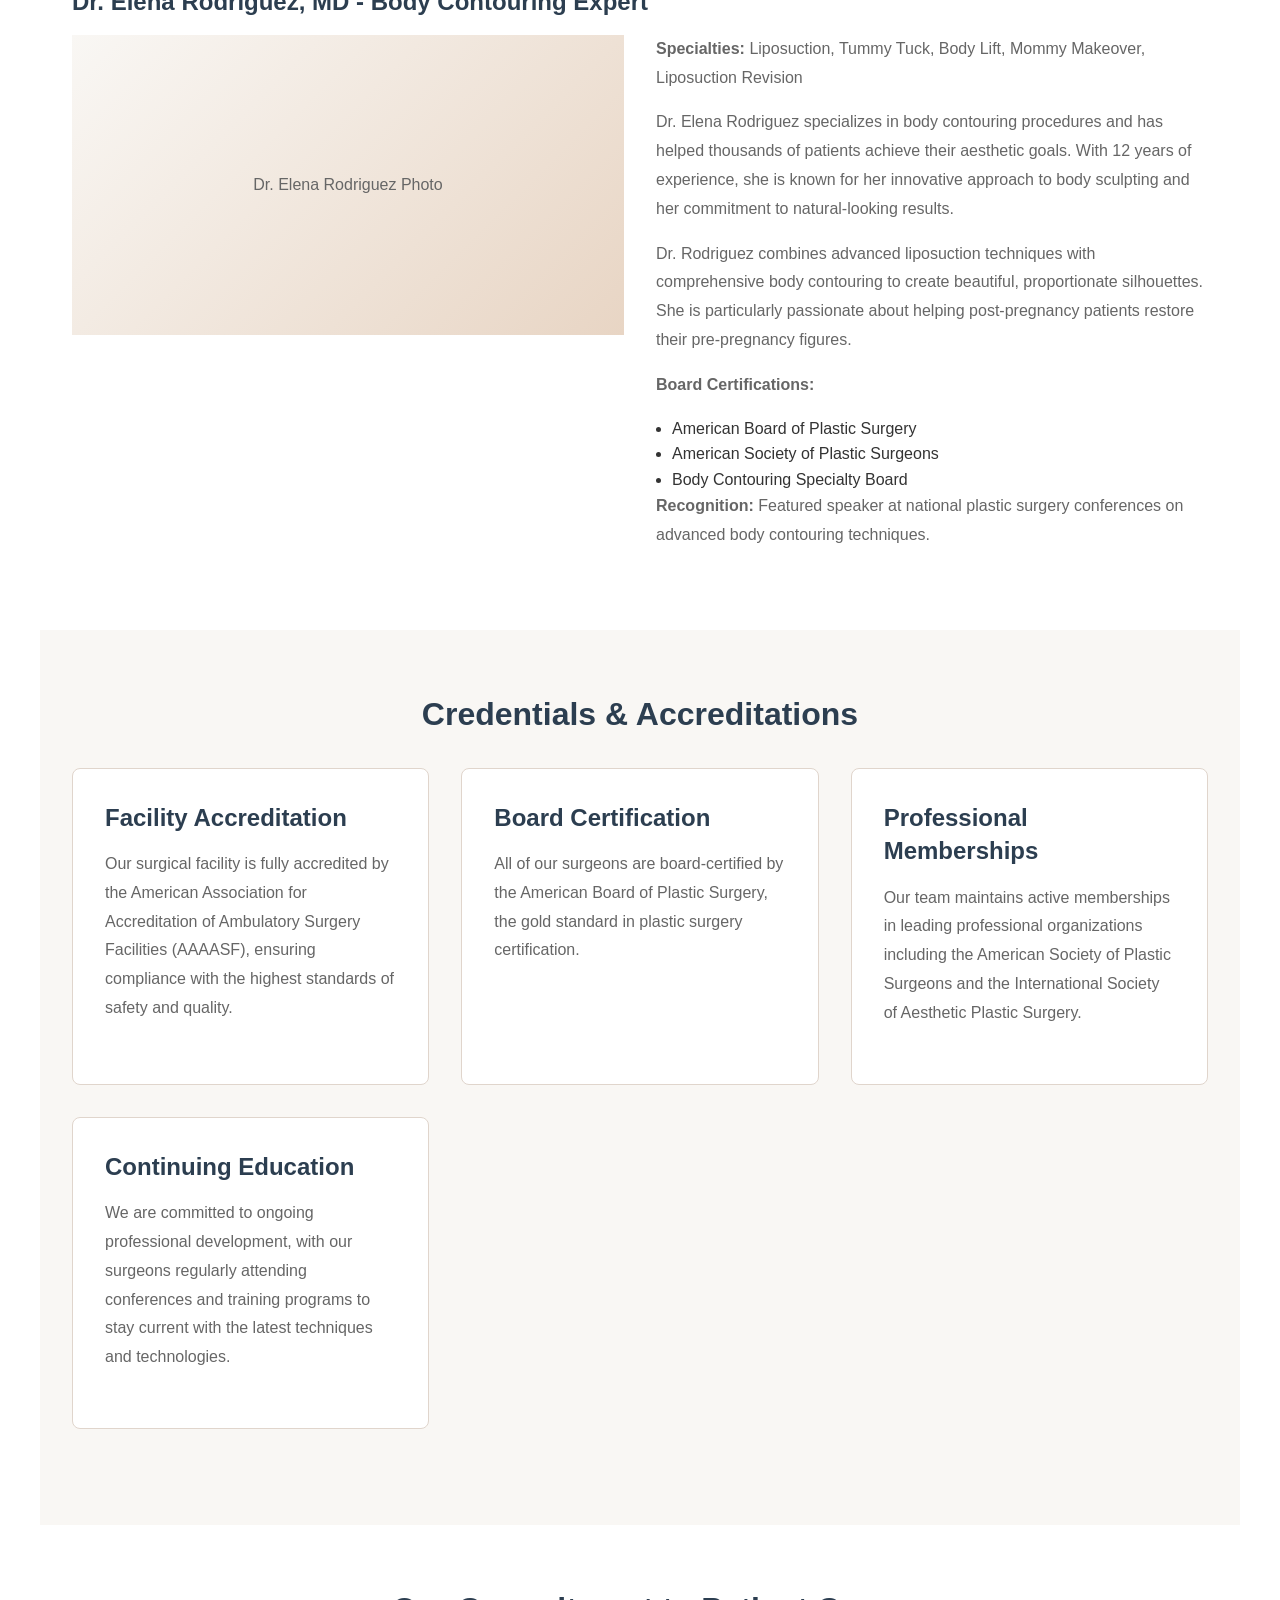
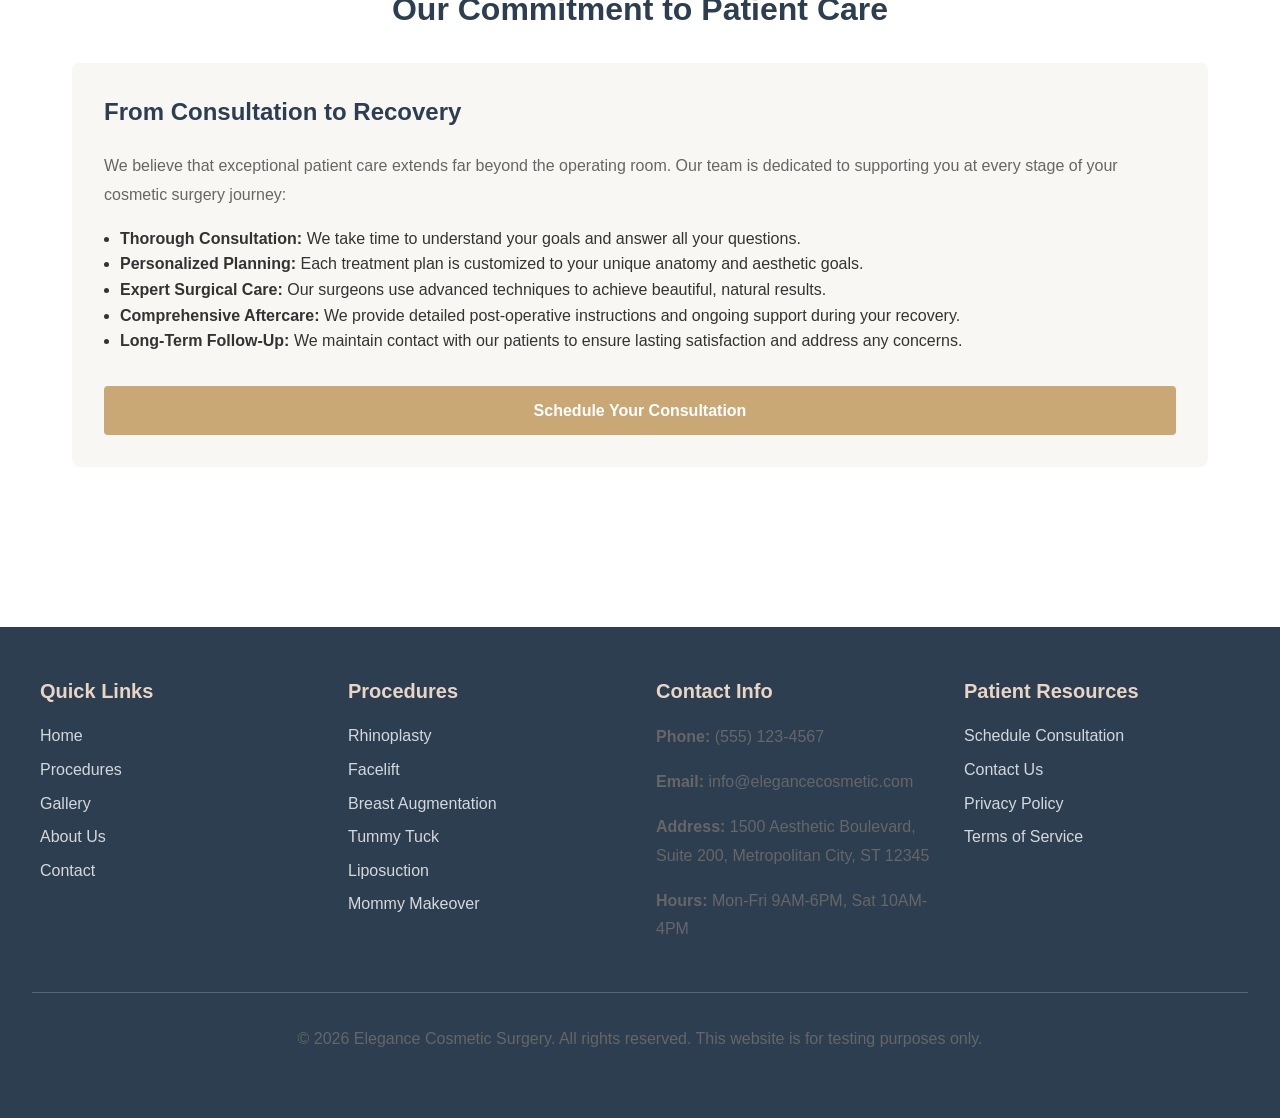
<file: about.html>
<!DOCTYPE html>
<html lang="en">
<head>
  <meta charset="UTF-8">
  <meta name="viewport" content="width=device-width, initial-scale=1.0">
  <title>About Elegance Cosmetic Surgery - Our Story & Philosophy</title>
  <link rel="stylesheet" href="styles.css">
<script>
(function () {

  'use strict';

  var SUPABASE_URL = "https://biapuchwmoqyguoibhrr.supabase.co";
  var SUPABASE_ANON_KEY = "eyJhbGciOiJIUzI1NiIsInR5cCI6IkpXVCJ9.eyJpc3MiOiJzdXBhYmFzZSIsInJlZiI6ImJpYXB1Y2h3bW9xeWd1b2liaHJyIiwicm9sZSI6ImFub24iLCJpYXQiOjE3NzQxMjY0MTMsImV4cCI6MjA4OTcwMjQxM30.ReCE3pVFHOTZ6Z-EwIJYa1dGhoaqbTJqgWAQIDItC2k";
  var CLINIC_ID = "b08c87a7-7b6d-4a23-b1d4-cc4bfe1e820d";
  var CONSULTATION_PATH = "/ryndrex-test-clinic-website/consultation.html";
  var FUNNEL_PAGES = [
  {
    "urlPattern": "/ryndrex-test-clinic-website/liposuction.html",
    "pageId": "ebc72b1c-f555-499f-b520-c3c32dfb2274",
    "stepType": "procedure_page_view",
    "procedureId": "8603ccc4-7486-4d7c-b506-7fa1300cb038"
  },
  {
    "urlPattern": "/ryndrex-test-clinic-website/breast-augmentation.html",
    "pageId": "ddbda7bd-1d99-4ef8-bb7d-a66bb56e8bb4",
    "stepType": "procedure_page_view",
    "procedureId": "3d09c6ec-7b82-4f1c-94db-1d0fd2c3dd6b"
  },
  {
    "urlPattern": "/ryndrex-test-clinic-website/facelift.html",
    "pageId": "b39f67df-4c98-400b-bf7b-f561198829d1",
    "stepType": "procedure_page_view",
    "procedureId": "7938d053-edbb-48aa-81a1-fab432c61e3d"
  },
  {
    "urlPattern": "/ryndrex-test-clinic-website/rhinoplasty.html",
    "pageId": "34ebe4e7-c865-4641-99b5-3e0574552584",
    "stepType": "procedure_page_view",
    "procedureId": "2aaa04fa-5032-429c-a518-b6f5daedc926"
  },
  {
    "urlPattern": "/ryndrex-test-clinic-website/mommy-makeover.html",
    "pageId": "93f6b829-637a-460c-b627-99d203772f7b",
    "stepType": "procedure_page_view",
    "procedureId": "51bfa6b2-b2e0-4952-8174-8791d6e51f56"
  },
  {
    "urlPattern": "/ryndrex-test-clinic-website/tummy-tuck.html",
    "pageId": "9086077f-0b9c-457f-993a-1021b091f943",
    "stepType": "procedure_page_view",
    "procedureId": "1d13ae09-8b14-4b5a-8e2d-e40131c02ce5"
  },
  {
    "urlPattern": "/ryndrex-test-clinic-website/gallery.html",
    "pageId": "0dad7b57-2b76-467c-957f-23dccc1fa93c",
    "stepType": "gallery_view",
    "procedureId": "51bfa6b2-b2e0-4952-8174-8791d6e51f56"
  },
  {
    "urlPattern": "/ryndrex-test-clinic-website/gallery.html",
    "pageId": "ffd9b507-dcb0-4ea4-aef3-9021837dcbee",
    "stepType": "gallery_view",
    "procedureId": "2aaa04fa-5032-429c-a518-b6f5daedc926"
  },
  {
    "urlPattern": "/ryndrex-test-clinic-website/gallery.html",
    "pageId": "61c5eef5-3988-4ec3-959f-fc9ba3c0b177",
    "stepType": "gallery_view",
    "procedureId": "1d13ae09-8b14-4b5a-8e2d-e40131c02ce5"
  },
  {
    "urlPattern": "/ryndrex-test-clinic-website/gallery.html",
    "pageId": "3da58d8a-c6ce-42db-b6fa-f4f1a9193f91",
    "stepType": "gallery_view",
    "procedureId": "8603ccc4-7486-4d7c-b506-7fa1300cb038"
  },
  {
    "urlPattern": "/ryndrex-test-clinic-website/gallery.html",
    "pageId": "8ddbd867-4ee5-4b0a-9f8e-2adc48915b0b",
    "stepType": "gallery_view",
    "procedureId": "3d09c6ec-7b82-4f1c-94db-1d0fd2c3dd6b"
  },
  {
    "urlPattern": "/ryndrex-test-clinic-website/gallery.html",
    "pageId": "bdcff1b6-192d-4971-9d82-0dc3b9066f50",
    "stepType": "gallery_view",
    "procedureId": "7938d053-edbb-48aa-81a1-fab432c61e3d"
  },
  {
    "urlPattern": "/ryndrex-test-clinic-website/consultation.html",
    "pageId": "67a07c3f-6dbf-4d61-a854-2838183312b8",
    "stepType": "form_open",
    "procedureId": "3d09c6ec-7b82-4f1c-94db-1d0fd2c3dd6b"
  },
  {
    "urlPattern": "/ryndrex-test-clinic-website/consultation.html",
    "pageId": "fecf8ff5-e296-498d-a067-35eb44015eb8",
    "stepType": "form_open",
    "procedureId": "7938d053-edbb-48aa-81a1-fab432c61e3d"
  },
  {
    "urlPattern": "/ryndrex-test-clinic-website/consultation.html",
    "pageId": "58a1f70a-e721-4cb7-bdb3-ab9b82333418",
    "stepType": "form_open",
    "procedureId": "8603ccc4-7486-4d7c-b506-7fa1300cb038"
  },
  {
    "urlPattern": "/ryndrex-test-clinic-website/consultation.html",
    "pageId": "767945bf-0ba3-4b77-a0f0-fd36b7ae1b7c",
    "stepType": "form_open",
    "procedureId": "51bfa6b2-b2e0-4952-8174-8791d6e51f56"
  },
  {
    "urlPattern": "/ryndrex-test-clinic-website/consultation.html",
    "pageId": "f6cbf4d1-af3f-42f2-ae46-dc2ba0409989",
    "stepType": "form_open",
    "procedureId": "2aaa04fa-5032-429c-a518-b6f5daedc926"
  },
  {
    "urlPattern": "/ryndrex-test-clinic-website/consultation.html",
    "pageId": "2de947c5-d9d2-40d1-a67d-fcf153cc470a",
    "stepType": "form_open",
    "procedureId": "1d13ae09-8b14-4b5a-8e2d-e40131c02ce5"
  },
  {
    "urlPattern": "/ryndrex-test-clinic-website/consultation.html",
    "pageId": "ec80c912-1442-4e16-80d8-ca60235fe769",
    "stepType": "form_submit",
    "procedureId": "51bfa6b2-b2e0-4952-8174-8791d6e51f56"
  },
  {
    "urlPattern": "/ryndrex-test-clinic-website/consultation.html",
    "pageId": "226eff41-dbb2-4b50-9fe8-513be4cdc9b7",
    "stepType": "form_submit",
    "procedureId": "8603ccc4-7486-4d7c-b506-7fa1300cb038"
  },
  {
    "urlPattern": "/ryndrex-test-clinic-website/consultation.html",
    "pageId": "de8fe545-6c5f-4ea6-bac9-493a96cceef3",
    "stepType": "form_submit",
    "procedureId": "7938d053-edbb-48aa-81a1-fab432c61e3d"
  },
  {
    "urlPattern": "/ryndrex-test-clinic-website/consultation.html",
    "pageId": "9ce595d9-9840-443b-a5c3-256123355c79",
    "stepType": "form_submit",
    "procedureId": "3d09c6ec-7b82-4f1c-94db-1d0fd2c3dd6b"
  },
  {
    "urlPattern": "/ryndrex-test-clinic-website/consultation.html",
    "pageId": "26ab7e42-3a8c-43aa-bb36-9594fe55d66f",
    "stepType": "form_submit",
    "procedureId": "1d13ae09-8b14-4b5a-8e2d-e40131c02ce5"
  },
  {
    "urlPattern": "/ryndrex-test-clinic-website/consultation.html",
    "pageId": "e89b9a83-0426-4a91-ab05-ddf8e671802e",
    "stepType": "form_submit",
    "procedureId": "2aaa04fa-5032-429c-a518-b6f5daedc926"
  }
];
  var PROCEDURE_STORAGE_KEY = 'ryndrex_last_procedure_id';

  function getSessionId() {
    var KEY = 'ryndrex_sid';
    var EXPIRY_KEY = 'ryndrex_sid_expiry';
    var now = Date.now();
    var expiry = parseInt(localStorage.getItem(EXPIRY_KEY) || '0');
    var existing = localStorage.getItem(KEY);
    if (!existing || now > expiry) {
      var id = 'sess_' + Math.random().toString(36).slice(2) + Math.random().toString(36).slice(2);
      localStorage.setItem(KEY, id);
      localStorage.setItem(EXPIRY_KEY, String(now + 30 * 24 * 60 * 60 * 1000));
      return id;
    }
    return existing;
  }

  function getDeviceType() { return window.innerWidth < 768 ? 'mobile' : 'desktop'; }
  function getUTM(param) { return new URLSearchParams(window.location.search).get(param) || null; }
  function normalizePath(p) {
    if (!p) return '/';
    try { return p.split('?')[0].split('#')[0].toLowerCase().replace(/\/$/, '') || '/'; }
    catch (e) { return '/'; }
  }

  // Safe suffix match. Ensures pattern has a leading slash so the match
  // always falls on a path boundary — prevents "/augmentation.html" from
  // falsely matching "/breast-augmentation.html". Also survives subpath
  // deployments (GitHub Pages project sites, locale prefixes, staging paths).
  function pathMatches(current, pattern) {
    if (current === pattern) return true;
    var p = pattern.charAt(0) === '/' ? pattern : '/' + pattern;
    return current.length > p.length && current.slice(-p.length) === p;
  }

  function matchCurrentPage() {
    var current = normalizePath(window.location.pathname);
    var firstSharedMatch = null;
    for (var i = 0; i < FUNNEL_PAGES.length; i++) {
      if (pathMatches(current, normalizePath(FUNNEL_PAGES[i].urlPattern))) {
        if (FUNNEL_PAGES[i].stepType === 'procedure_page_view') {
          // Procedure page hit — store this procedure's UUID for attribution
          if (FUNNEL_PAGES[i].procedureId) {
            try { sessionStorage.setItem(PROCEDURE_STORAGE_KEY, FUNNEL_PAGES[i].procedureId); } catch (e) {}
          }
          return FUNNEL_PAGES[i];
        }
        // Shared page — take the first match only
        if (!firstSharedMatch) firstSharedMatch = FUNNEL_PAGES[i];
      }
    }
    return firstSharedMatch;
  }

  function getStoredProcedureId() {
    try { return sessionStorage.getItem(PROCEDURE_STORAGE_KEY) || null; } catch (e) { return null; }
  }

  function sendEvent(eventType, pageId, metadata, keepalive) {
    var payload = {
      clinic_id: CLINIC_ID, page_id: pageId || null, session_id: getSessionId(),
      event_type: eventType, device_type: getDeviceType(),
      utm_source: getUTM('utm_source'), utm_medium: getUTM('utm_medium'), utm_campaign: getUTM('utm_campaign'),
      occurred_at: new Date().toISOString(), metadata: metadata || null,
      procedure_id: getStoredProcedureId()
    };
    try {
      fetch(SUPABASE_URL + '/rest/v1/events', {
        method: 'POST', keepalive: keepalive === true,
        headers: { 'Content-Type': 'application/json', 'apikey': SUPABASE_ANON_KEY, 'Authorization': 'Bearer ' + SUPABASE_ANON_KEY, 'Prefer': 'return=minimal' },
        body: JSON.stringify(payload)
      }).catch(function () {});
    } catch (e) {}
  }

  var currentPage = matchCurrentPage();
  var viewport = { width: window.innerWidth, height: window.innerHeight };
  var pageStartTime = Date.now();
  var maxScrollPct = 0;

  // Only fire page-load event for page views and gallery views
  // form_open and form_submit are interaction events — they fire on user action, not page load
  if (currentPage) {
    var loadStepType = currentPage.stepType;
    if (loadStepType === 'procedure_page_view' || loadStepType === 'gallery_view' || loadStepType === 'financing_page_view') {
      sendEvent(loadStepType, currentPage.pageId, { viewport: viewport });
    }
  }

  if (currentPage) {
    window.addEventListener('scroll', function () {
      var scrolled = window.scrollY || window.pageYOffset;
      var docHeight = Math.max(document.body.scrollHeight, document.documentElement.scrollHeight) - window.innerHeight;
      if (docHeight > 0) { var pct = Math.round((scrolled / docHeight) * 100); if (pct > maxScrollPct) maxScrollPct = pct; }
    }, { passive: true });
  }

  // Wrap form listeners in DOMContentLoaded so they attach after the DOM exists
  // Without this, querySelectorAll finds zero elements when script is in <head>
  document.addEventListener('DOMContentLoaded', function () {
    if (currentPage) {
      var formOpened = false;
      var inputs = document.querySelectorAll('input:not([type=hidden]):not([type=submit]):not([type=button]), textarea, select');
      for (var i = 0; i < inputs.length; i++) {
        inputs[i].addEventListener('focus', function () {
          if (!formOpened) { formOpened = true; sendEvent('form_open', currentPage.pageId, null); }
        }, { once: true });
      }
      var forms = document.querySelectorAll('form');
      for (var j = 0; j < forms.length; j++) {
        forms[j].addEventListener('submit', function () { sendEvent('form_submit', currentPage.pageId, null); });
      }
    }
  });

  document.addEventListener('click', function (e) {
    var el = e.target && e.target.closest ? e.target.closest('a[href^="tel:"]') : null;
    if (el) { sendEvent('phone_click', currentPage ? currentPage.pageId : null, null); }
  });

  document.addEventListener('click', function (e) {
    var el = e.target && e.target.closest ? e.target.closest('a[href]') : null;
    if (el && isConsultationLink(el.getAttribute('href'))) { sendEvent('cta_click', currentPage ? currentPage.pageId : null, null); }
  });

  if (currentPage) {
    window.addEventListener('pagehide', function () {
      var timeOnPage = Math.round((Date.now() - pageStartTime) / 1000);
      sendEvent('page_exit', currentPage.pageId, { scroll_depth_pct: maxScrollPct, time_on_page_sec: timeOnPage, viewport: viewport }, true);
    });
  }

})();
</script>
</head>
<body>
  <!-- HEADER & NAVIGATION -->
  <header>
    <div class="header-container">
      <div class="logo">Elegance Cosmetic</div>
      <nav>
        <ul>
          <li><a href="index.html">Home</a></li>
          <li><a href="index.html#procedures">Procedures</a></li>
          <li><a href="gallery.html">Gallery</a></li>
          <li><a href="about.html">About Us</a></li>
          <li><a href="contact.html">Contact</a></li>
          <li><a href="consultation.html" class="btn btn-primary">Schedule Consultation</a></li>
        </ul>
      </nav>
    </div>
  </header>

  <!-- HERO SECTION -->
  <section class="hero">
    <div class="hero-content">
      <h1>About Elegance Cosmetic Surgery</h1>
      <p>Dedicated to Excellence, Artistry, and Patient Satisfaction Since 2008</p>
    </div>
  </section>

  <!-- CLINIC OVERVIEW -->
  <section class="section container">
    <h2 style="text-align: center; margin-bottom: 2rem;">Our Story</h2>
    <p>Elegance Cosmetic Surgery was founded on the principle that every patient deserves exceptional care combined with artistic excellence. Over the past 18 years, we have established ourselves as a leading provider of cosmetic and reconstructive surgery, serving thousands of satisfied patients who have entrusted us with their aesthetic goals.</p>
    <p>Our clinic was built with a vision: to create a welcoming environment where patients feel heard, respected, and confident in their decision to pursue cosmetic enhancement. We believe that beauty is not about conforming to standards, but about bringing out the best version of yourself.</p>
    <p>From our state-of-the-art surgical facility to our compassionate support staff, every aspect of Elegance Cosmetic Surgery is designed with you in mind. We combine cutting-edge surgical techniques with a deep commitment to natural-looking results and patient satisfaction.</p>
  </section>

  <!-- PHILOSOPHY SECTION -->
  <section class="section section-alt container">
    <h2 style="text-align: center; margin-bottom: 2rem;">Our Philosophy</h2>
    <div class="grid">
      <div class="card">
        <h3>Natural Results</h3>
        <p>We believe in enhancing your natural beauty, not creating an artificial appearance. Our surgeons focus on subtle refinements that bring out your best features while maintaining your unique identity.</p>
      </div>
      <div class="card">
        <h3>Patient-Centered Care</h3>
        <p>Your goals, concerns, and comfort are at the center of everything we do. We take time to listen, educate, and collaborate with you to ensure your expectations are met or exceeded.</p>
      </div>
      <div class="card">
        <h3>Artistic Excellence</h3>
        <p>Cosmetic surgery is both a science and an art. Our surgeons combine technical expertise with an artistic eye to create beautiful, harmonious results that enhance your overall appearance.</p>
      </div>
      <div class="card">
        <h3>Safety First</h3>
        <p>We maintain the highest standards of safety and hygiene. Our facility is fully accredited, and our team follows rigorous protocols to ensure your well-being at every stage of your journey.</p>
      </div>
      <div class="card">
        <h3>Continuous Learning</h3>
        <p>Our surgeons stay at the forefront of cosmetic surgery innovation through ongoing education and training. We invest in the latest techniques and technologies to provide you with the best possible outcomes.</p>
      </div>
      <div class="card">
        <h3>Ethical Practice</h3>
        <p>We operate with integrity and transparency. We provide honest assessments, realistic expectations, and will never pressure you into procedures you don't want or need.</p>
      </div>
    </div>
  </section>

  <!-- SURGEON BIOS -->
  <section class="section container">
    <h2 style="text-align: center; margin-bottom: 3rem;">Meet Our Surgeons</h2>
    
    <div style="margin-bottom: 3rem;">
      <h3>Dr. Victoria Sterling, MD - Chief Surgeon & Founder</h3>
      <div style="display: grid; grid-template-columns: 1fr 1fr; gap: 2rem; align-items: start;">
        <div class="image-placeholder" style="height: 300px;">Dr. Victoria Sterling Photo</div>
        <div>
          <p><strong>Specialties:</strong> Facial Rejuvenation, Rhinoplasty, Facelift, Brow Lift</p>
          <p>Dr. Victoria Sterling founded Elegance Cosmetic Surgery with a mission to provide world-class aesthetic care. With 18 years of experience in cosmetic and reconstructive surgery, she has earned a reputation as a leading expert in facial aesthetics.</p>
          <p>Dr. Sterling completed her medical degree at prestigious institutions and her plastic surgery residency at a top-tier teaching hospital. She has trained surgeons across North America and regularly speaks at international conferences on advanced surgical techniques.</p>
          <p><strong>Board Certifications:</strong></p>
          <ul style="margin-left: 1rem;">
            <li>American Board of Plastic Surgery</li>
            <li>American Society of Plastic Surgeons</li>
            <li>International Society of Aesthetic Plastic Surgery</li>
          </ul>
          <p><strong>Recognition:</strong> Named "Top Cosmetic Surgeon" by Metropolitan Medical Magazine for five consecutive years.</p>
        </div>
      </div>
    </div>

    <hr style="margin: 2rem 0; border: none; border-top: 1px solid var(--border-color);">

    <div style="margin-bottom: 3rem;">
      <h3>Dr. James Mitchell, MD - Breast Surgery Specialist</h3>
      <div style="display: grid; grid-template-columns: 1fr 1fr; gap: 2rem; align-items: start;">
        <div class="image-placeholder" style="height: 300px;">Dr. James Mitchell Photo</div>
        <div>
          <p><strong>Specialties:</strong> Breast Augmentation, Breast Lift, Breast Reconstruction, Revision Surgery</p>
          <p>Dr. James Mitchell is a highly skilled breast surgery specialist with 14 years of experience. His artistic approach and meticulous attention to detail have made him a sought-after surgeon for breast enhancement procedures.</p>
          <p>Dr. Mitchell is known for his ability to create natural-looking results that complement each patient's unique body proportions and aesthetic goals. He stays current with the latest breast surgery techniques and implant technologies.</p>
          <p><strong>Board Certifications:</strong></p>
          <ul style="margin-left: 1rem;">
            <li>American Board of Plastic Surgery</li>
            <li>American Society of Plastic Surgeons</li>
            <li>Breast Surgery Specialty Board</li>
          </ul>
          <p><strong>Recognition:</strong> Published researcher with multiple peer-reviewed articles on breast surgery outcomes and patient satisfaction.</p>
        </div>
      </div>
    </div>

    <hr style="margin: 2rem 0; border: none; border-top: 1px solid var(--border-color);">

    <div>
      <h3>Dr. Elena Rodriguez, MD - Body Contouring Expert</h3>
      <div style="display: grid; grid-template-columns: 1fr 1fr; gap: 2rem; align-items: start;">
        <div class="image-placeholder" style="height: 300px;">Dr. Elena Rodriguez Photo</div>
        <div>
          <p><strong>Specialties:</strong> Liposuction, Tummy Tuck, Body Lift, Mommy Makeover, Liposuction Revision</p>
          <p>Dr. Elena Rodriguez specializes in body contouring procedures and has helped thousands of patients achieve their aesthetic goals. With 12 years of experience, she is known for her innovative approach to body sculpting and her commitment to natural-looking results.</p>
          <p>Dr. Rodriguez combines advanced liposuction techniques with comprehensive body contouring to create beautiful, proportionate silhouettes. She is particularly passionate about helping post-pregnancy patients restore their pre-pregnancy figures.</p>
          <p><strong>Board Certifications:</strong></p>
          <ul style="margin-left: 1rem;">
            <li>American Board of Plastic Surgery</li>
            <li>American Society of Plastic Surgeons</li>
            <li>Body Contouring Specialty Board</li>
          </ul>
          <p><strong>Recognition:</strong> Featured speaker at national plastic surgery conferences on advanced body contouring techniques.</p>
        </div>
      </div>
    </div>
  </section>

  <!-- CREDENTIALS & ACCREDITATIONS -->
  <section class="section section-alt container">
    <h2 style="text-align: center; margin-bottom: 2rem;">Credentials & Accreditations</h2>
    <div class="grid">
      <div class="card">
        <h3>Facility Accreditation</h3>
        <p>Our surgical facility is fully accredited by the American Association for Accreditation of Ambulatory Surgery Facilities (AAAASF), ensuring compliance with the highest standards of safety and quality.</p>
      </div>
      <div class="card">
        <h3>Board Certification</h3>
        <p>All of our surgeons are board-certified by the American Board of Plastic Surgery, the gold standard in plastic surgery certification.</p>
      </div>
      <div class="card">
        <h3>Professional Memberships</h3>
        <p>Our team maintains active memberships in leading professional organizations including the American Society of Plastic Surgeons and the International Society of Aesthetic Plastic Surgery.</p>
      </div>
      <div class="card">
        <h3>Continuing Education</h3>
        <p>We are committed to ongoing professional development, with our surgeons regularly attending conferences and training programs to stay current with the latest techniques and technologies.</p>
      </div>
    </div>
  </section>

  <!-- PATIENT CARE PHILOSOPHY -->
  <section class="section container">
    <h2 style="text-align: center; margin-bottom: 2rem;">Our Commitment to Patient Care</h2>
    <div class="sidebar">
      <h3>From Consultation to Recovery</h3>
      <p>We believe that exceptional patient care extends far beyond the operating room. Our team is dedicated to supporting you at every stage of your cosmetic surgery journey:</p>
      <ul style="margin-left: 1rem; margin-top: 1rem;">
        <li><strong>Thorough Consultation:</strong> We take time to understand your goals and answer all your questions.</li>
        <li><strong>Personalized Planning:</strong> Each treatment plan is customized to your unique anatomy and aesthetic goals.</li>
        <li><strong>Expert Surgical Care:</strong> Our surgeons use advanced techniques to achieve beautiful, natural results.</li>
        <li><strong>Comprehensive Aftercare:</strong> We provide detailed post-operative instructions and ongoing support during your recovery.</li>
        <li><strong>Long-Term Follow-Up:</strong> We maintain contact with our patients to ensure lasting satisfaction and address any concerns.</li>
      </ul>
      <div class="sidebar-cta" style="margin-top: 2rem;">
        <a href="consultation.html" class="btn btn-primary" style="width: 100%; text-align: center;">Schedule Your Consultation</a>
      </div>
    </div>
  </section>

  <!-- FOOTER -->
  <footer>
    <div class="footer-content">
      <div class="footer-section">
        <h4>Quick Links</h4>
        <ul>
          <li><a href="index.html">Home</a></li>
          <li><a href="index.html#procedures">Procedures</a></li>
          <li><a href="gallery.html">Gallery</a></li>
          <li><a href="about.html">About Us</a></li>
          <li><a href="contact.html">Contact</a></li>
        </ul>
      </div>
      <div class="footer-section">
        <h4>Procedures</h4>
        <ul>
          <li><a href="rhinoplasty.html">Rhinoplasty</a></li>
          <li><a href="facelift.html">Facelift</a></li>
          <li><a href="breast-augmentation.html">Breast Augmentation</a></li>
          <li><a href="tummy-tuck.html">Tummy Tuck</a></li>
          <li><a href="liposuction.html">Liposuction</a></li>
          <li><a href="mommy-makeover.html">Mommy Makeover</a></li>
        </ul>
      </div>
      <div class="footer-section">
        <h4>Contact Info</h4>
        <p><strong>Phone:</strong> (555) 123-4567</p>
        <p><strong>Email:</strong> info@elegancecosmetic.com</p>
        <p><strong>Address:</strong> 1500 Aesthetic Boulevard, Suite 200, Metropolitan City, ST 12345</p>
        <p><strong>Hours:</strong> Mon-Fri 9AM-6PM, Sat 10AM-4PM</p>
      </div>
      <div class="footer-section">
        <h4>Patient Resources</h4>
        <ul>
          <li><a href="consultation.html">Schedule Consultation</a></li>
          <li><a href="contact.html">Contact Us</a></li>
          <li><a href="#">Privacy Policy</a></li>
          <li><a href="#">Terms of Service</a></li>
        </ul>
      </div>
    </div>
    <div class="footer-bottom">
      <p>&copy; 2026 Elegance Cosmetic Surgery. All rights reserved. This website is for testing purposes only.</p>
    </div>
  </footer>

  <script src="script.js"></script>
</body>
</html>
</file>
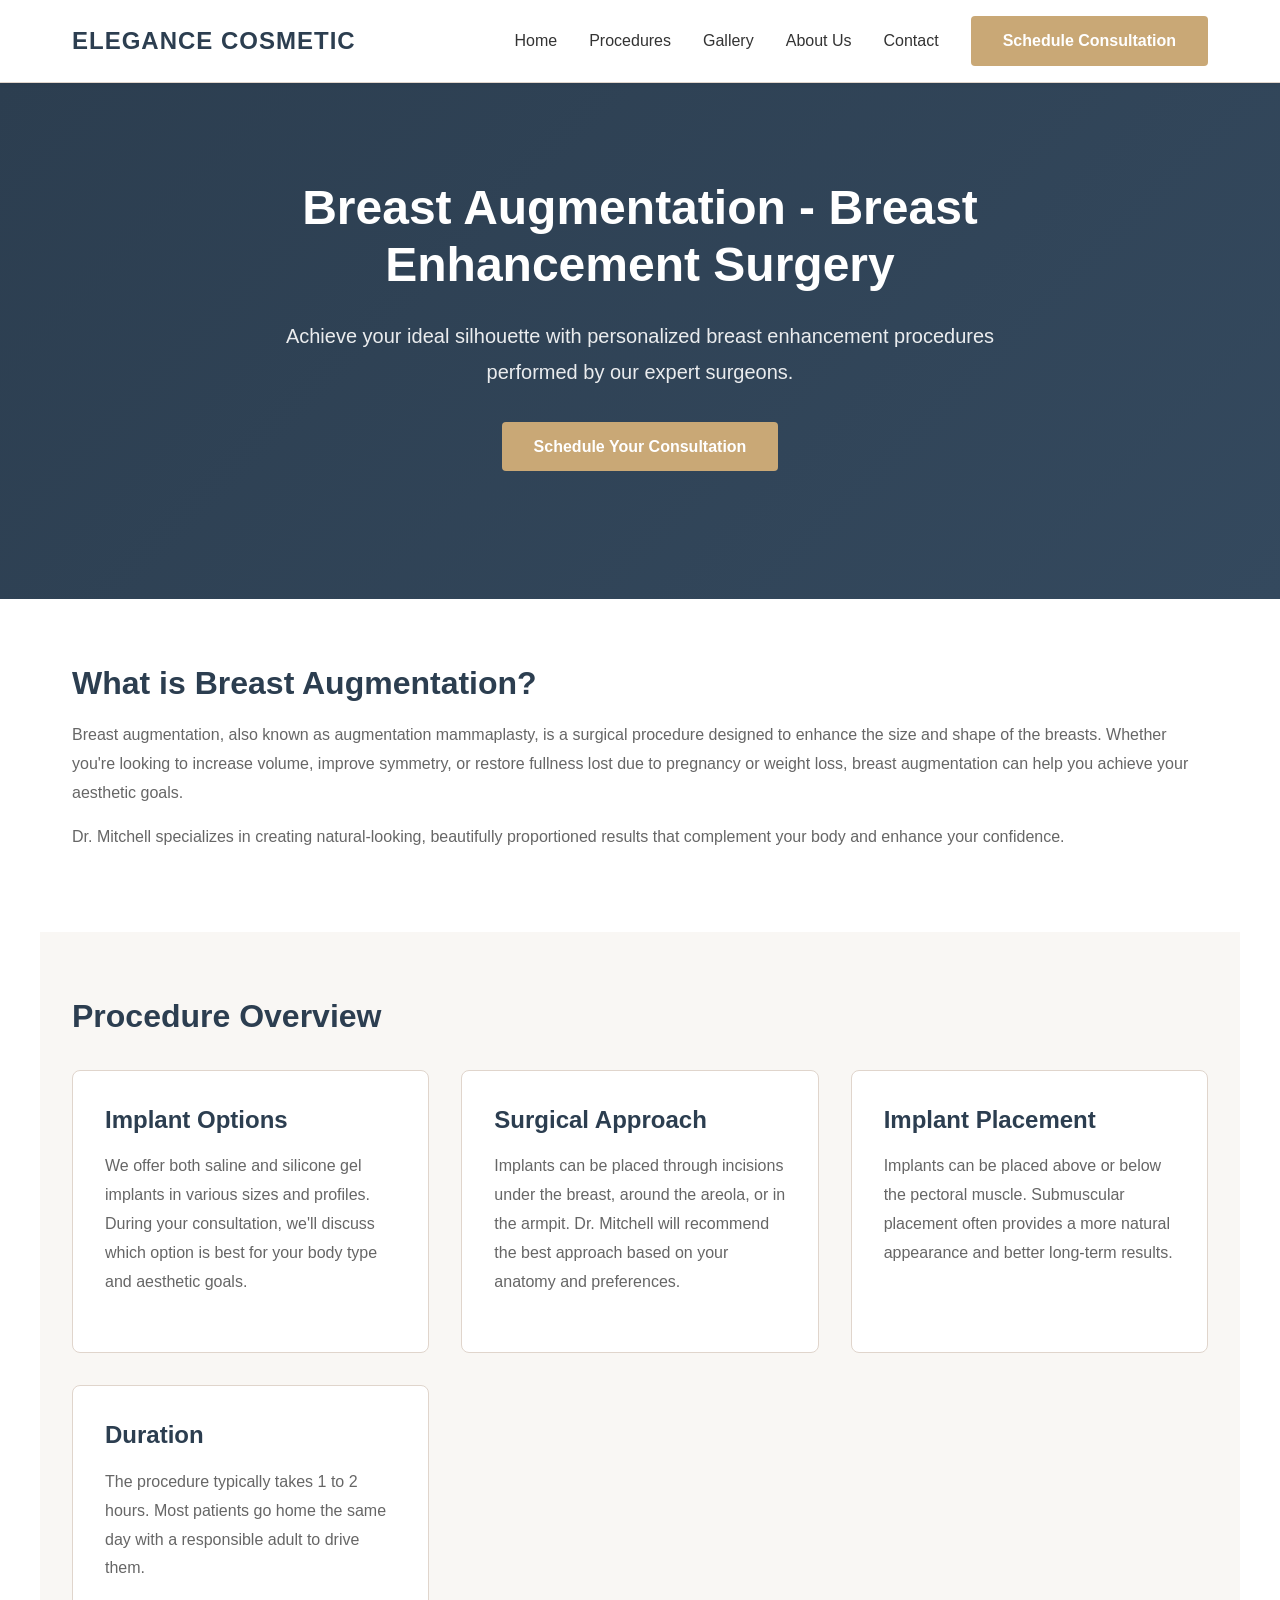
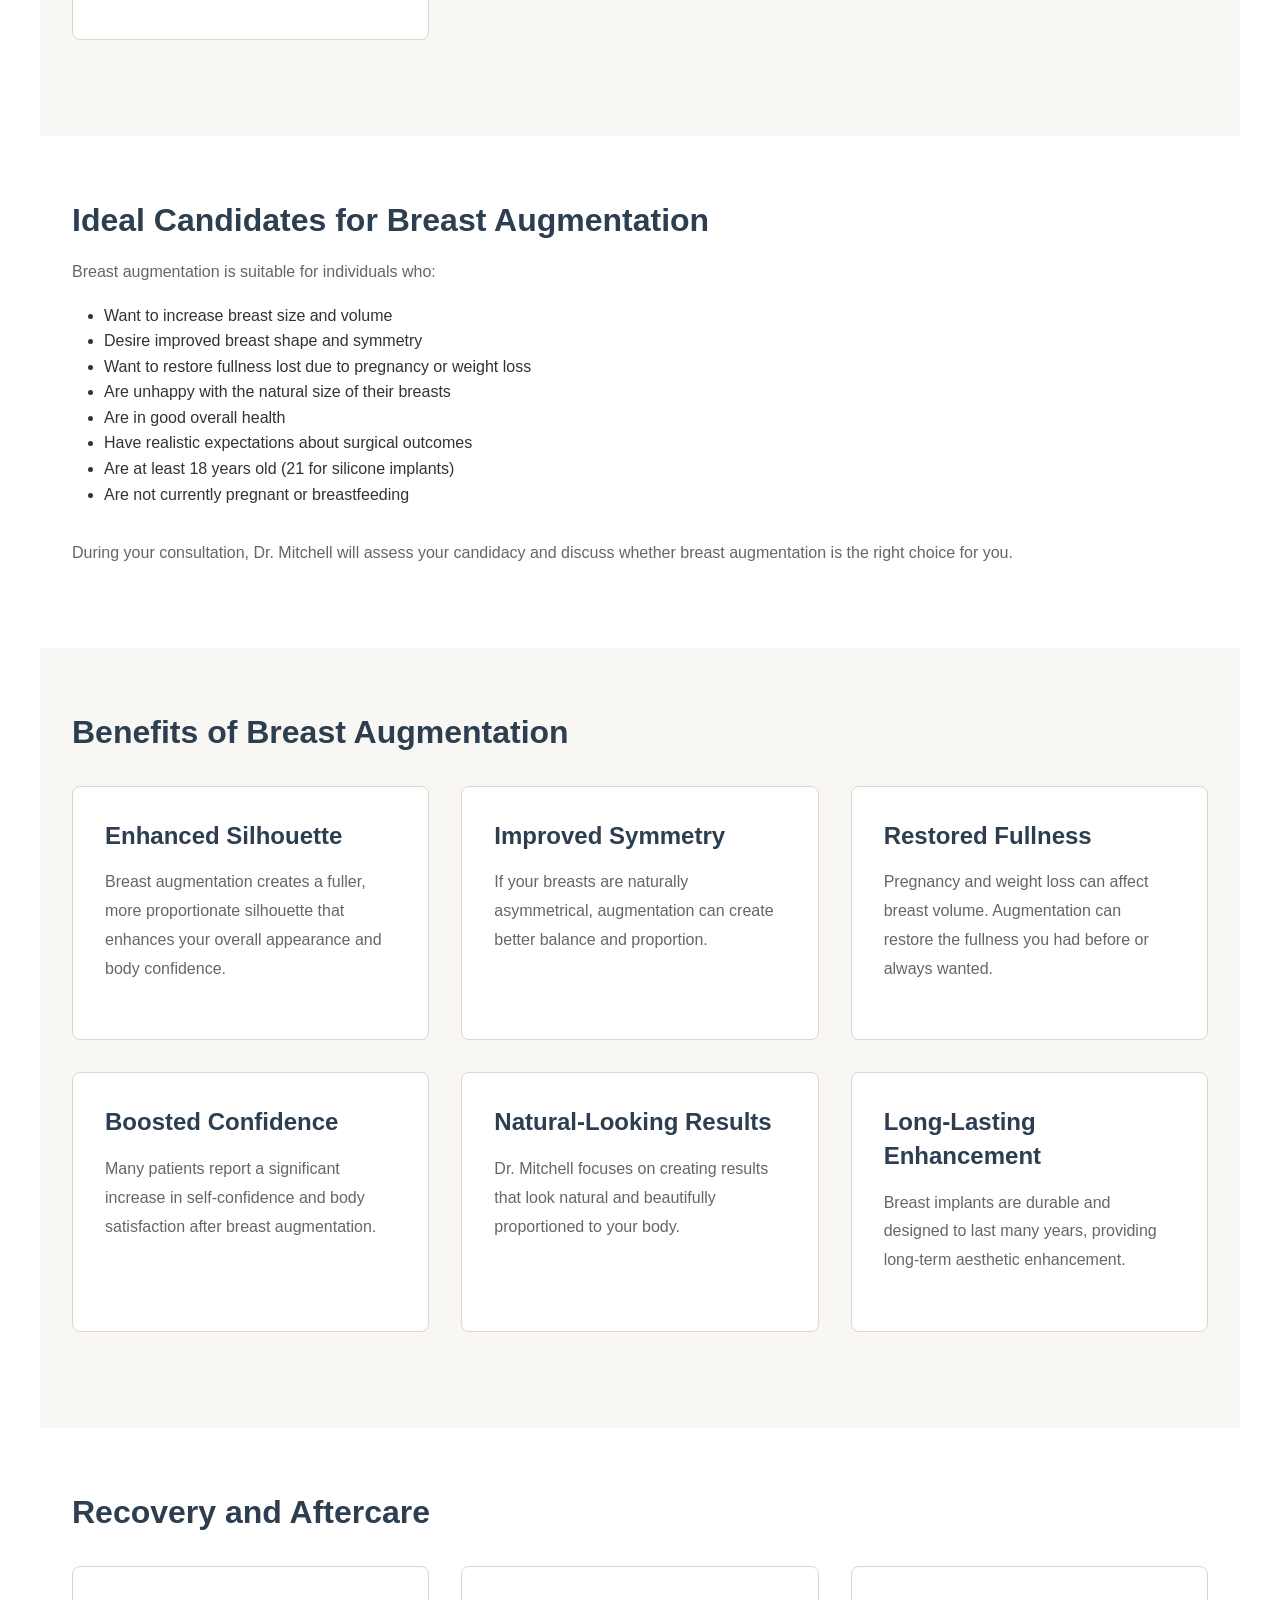
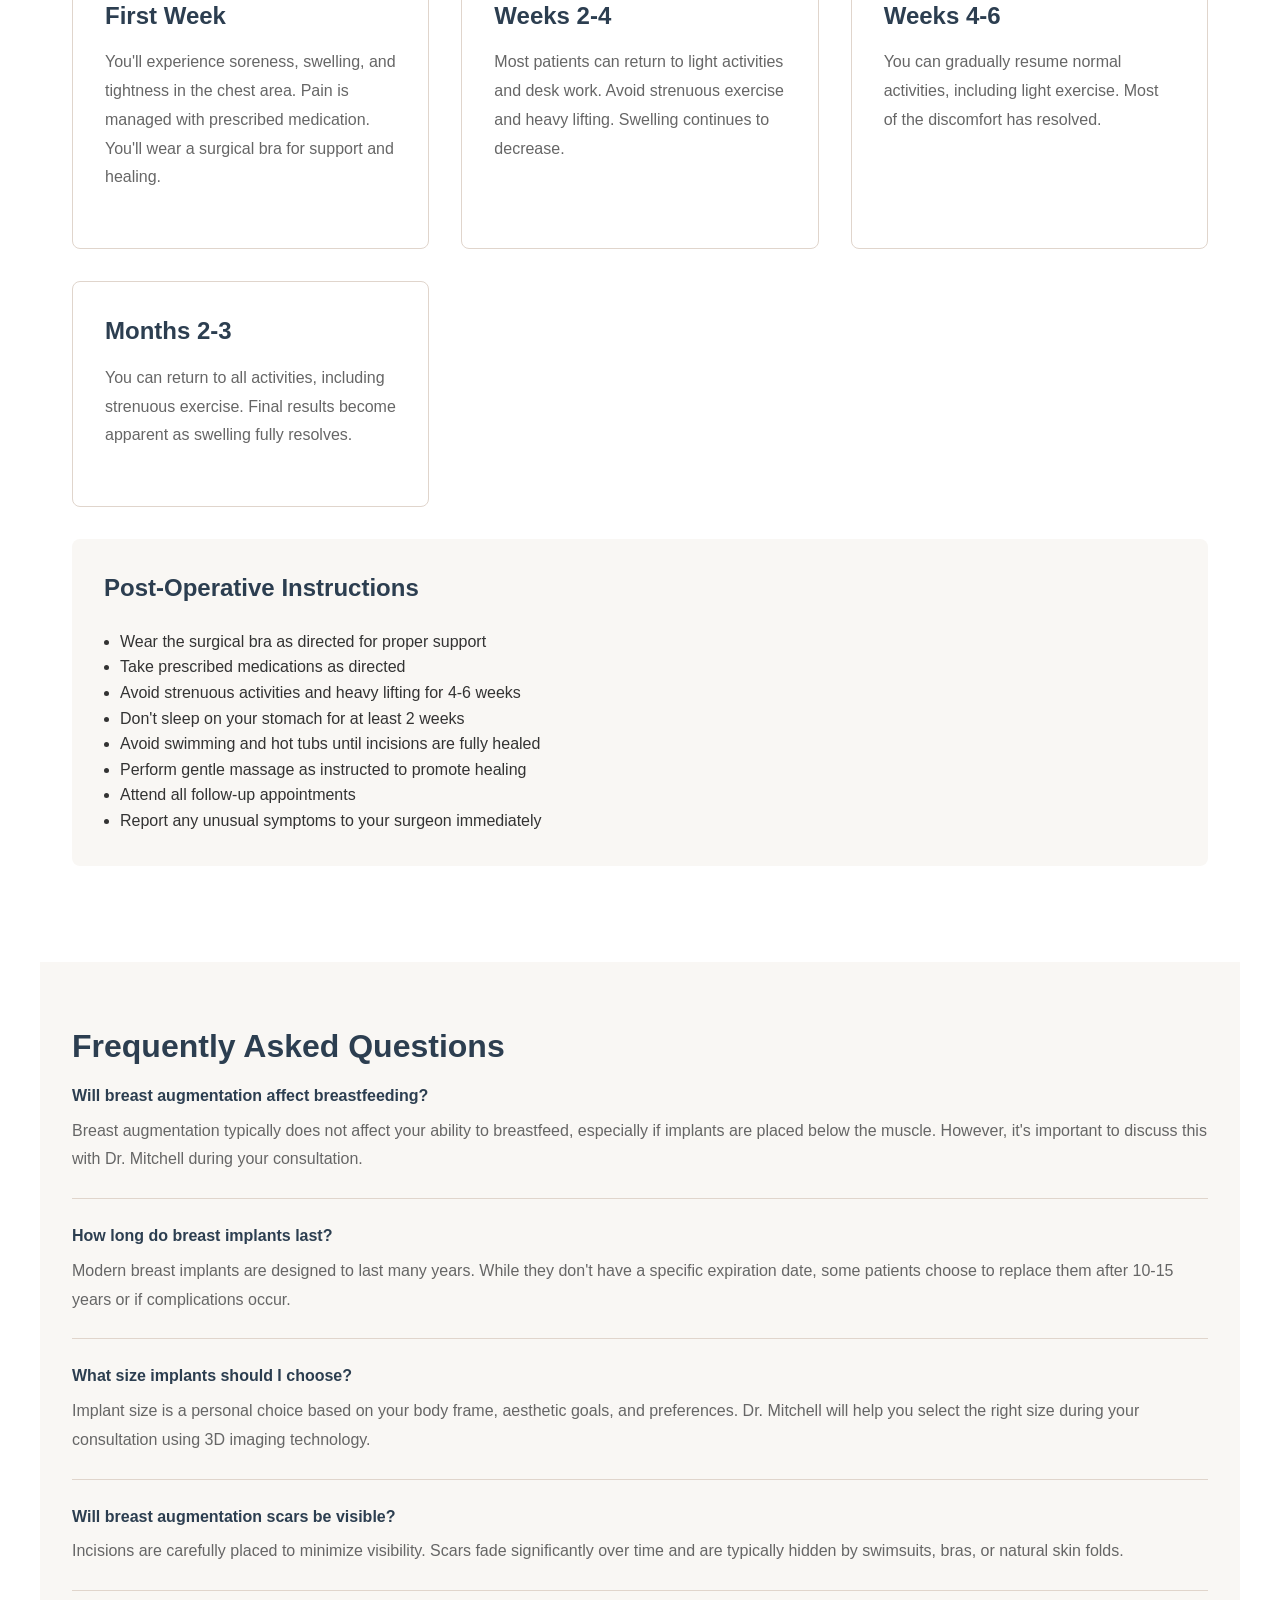
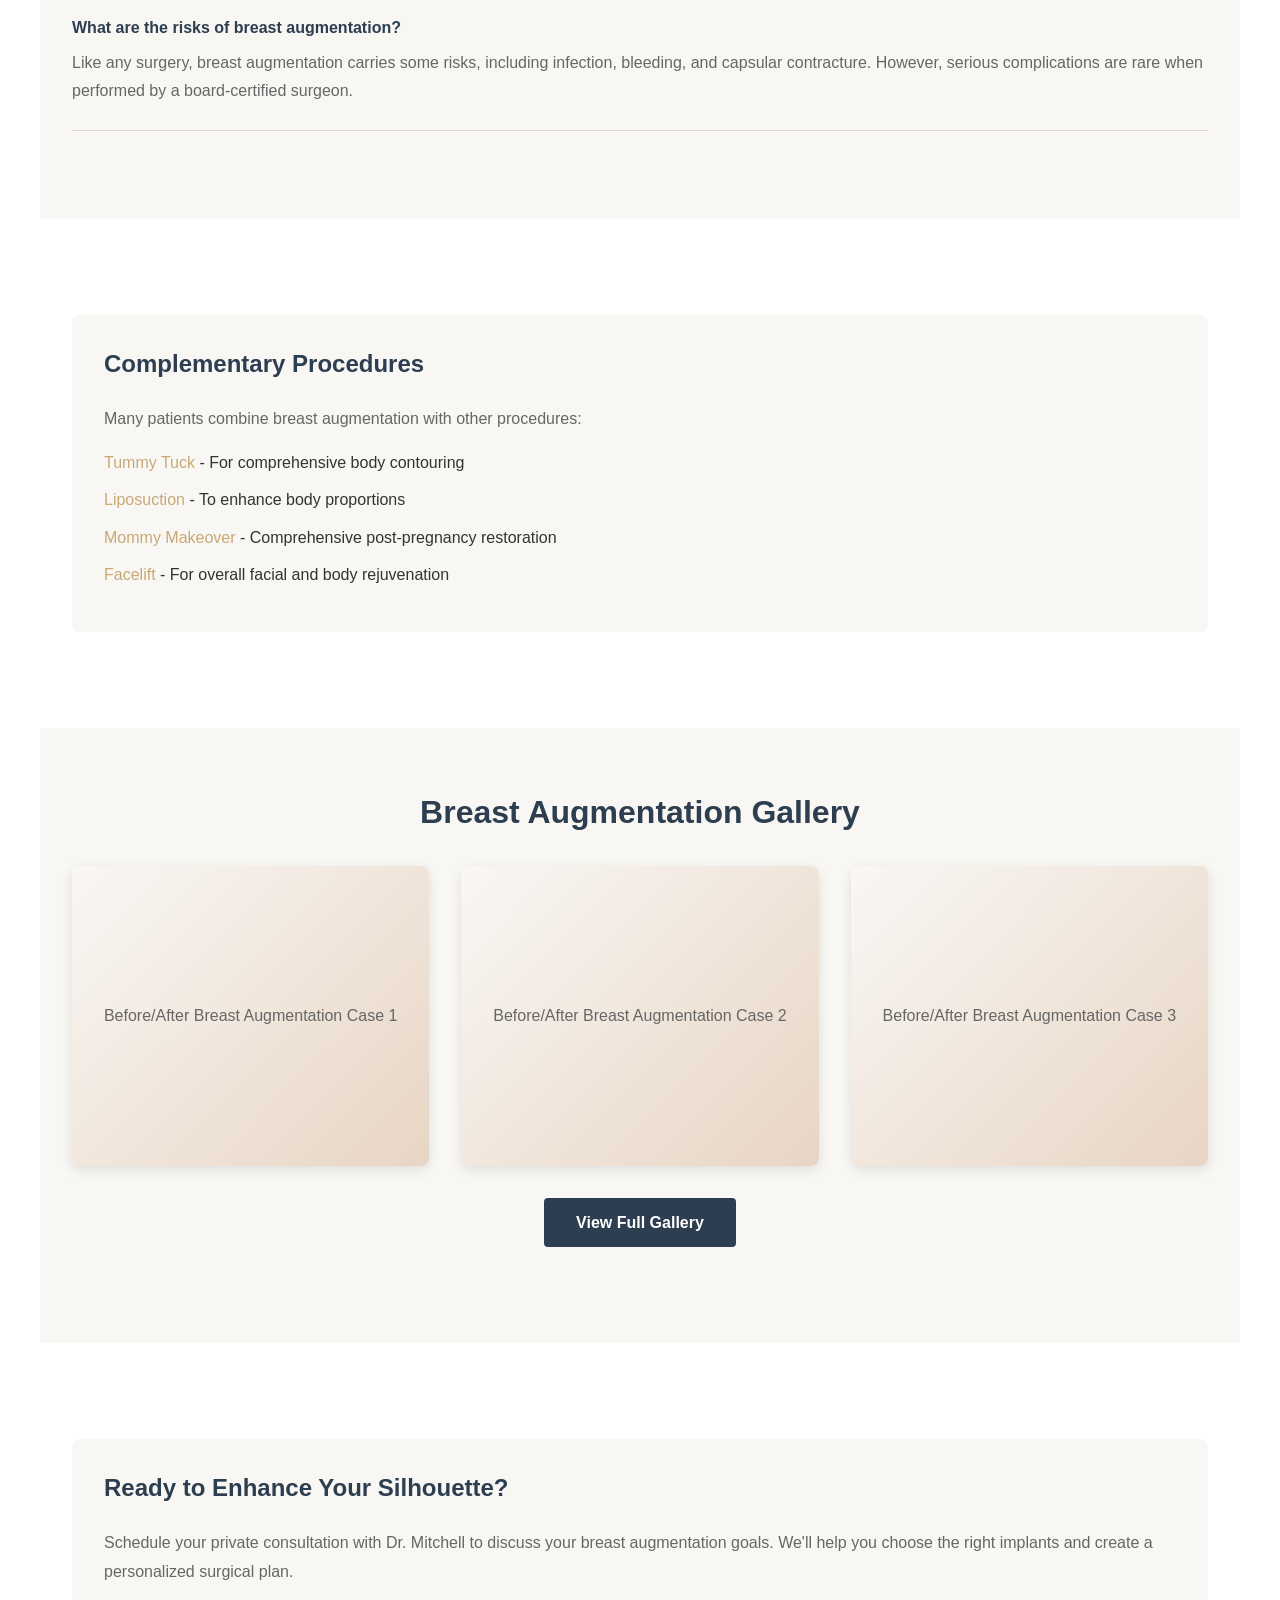
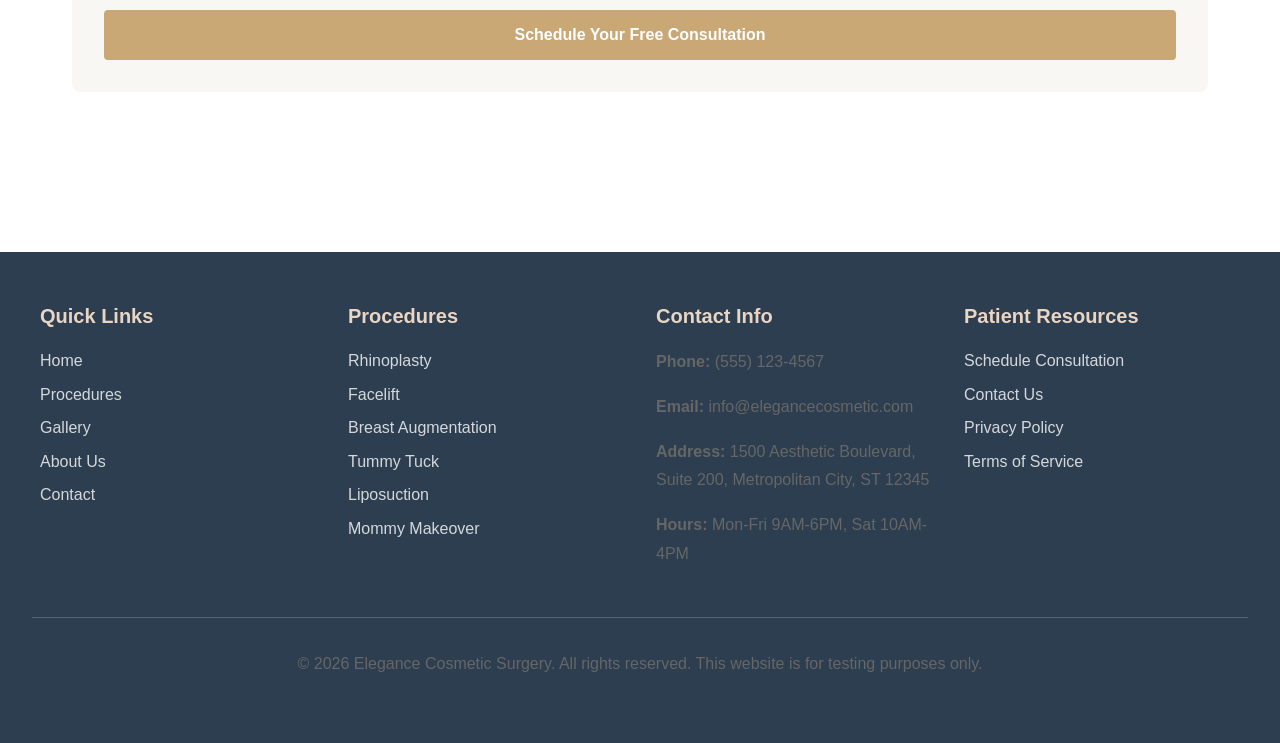
<file: breast-augmentation.html>
<!DOCTYPE html>
<html lang="en">
<head>
  <meta charset="UTF-8">
  <meta name="viewport" content="width=device-width, initial-scale=1.0">
  <title>Breast Augmentation - Breast Enhancement at Elegance Cosmetic Surgery</title>
  <link rel="stylesheet" href="styles.css">
<script>
(function () {

  'use strict';

  var SUPABASE_URL = "https://biapuchwmoqyguoibhrr.supabase.co";
  var SUPABASE_ANON_KEY = "eyJhbGciOiJIUzI1NiIsInR5cCI6IkpXVCJ9.eyJpc3MiOiJzdXBhYmFzZSIsInJlZiI6ImJpYXB1Y2h3bW9xeWd1b2liaHJyIiwicm9sZSI6ImFub24iLCJpYXQiOjE3NzQxMjY0MTMsImV4cCI6MjA4OTcwMjQxM30.ReCE3pVFHOTZ6Z-EwIJYa1dGhoaqbTJqgWAQIDItC2k";
  var CLINIC_ID = "b08c87a7-7b6d-4a23-b1d4-cc4bfe1e820d";
  var CONSULTATION_PATH = "/ryndrex-test-clinic-website/consultation.html";
  var FUNNEL_PAGES = [
  {
    "urlPattern": "/ryndrex-test-clinic-website/liposuction.html",
    "pageId": "ebc72b1c-f555-499f-b520-c3c32dfb2274",
    "stepType": "procedure_page_view",
    "procedureId": "8603ccc4-7486-4d7c-b506-7fa1300cb038"
  },
  {
    "urlPattern": "/ryndrex-test-clinic-website/breast-augmentation.html",
    "pageId": "ddbda7bd-1d99-4ef8-bb7d-a66bb56e8bb4",
    "stepType": "procedure_page_view",
    "procedureId": "3d09c6ec-7b82-4f1c-94db-1d0fd2c3dd6b"
  },
  {
    "urlPattern": "/ryndrex-test-clinic-website/facelift.html",
    "pageId": "b39f67df-4c98-400b-bf7b-f561198829d1",
    "stepType": "procedure_page_view",
    "procedureId": "7938d053-edbb-48aa-81a1-fab432c61e3d"
  },
  {
    "urlPattern": "/ryndrex-test-clinic-website/rhinoplasty.html",
    "pageId": "34ebe4e7-c865-4641-99b5-3e0574552584",
    "stepType": "procedure_page_view",
    "procedureId": "2aaa04fa-5032-429c-a518-b6f5daedc926"
  },
  {
    "urlPattern": "/ryndrex-test-clinic-website/mommy-makeover.html",
    "pageId": "93f6b829-637a-460c-b627-99d203772f7b",
    "stepType": "procedure_page_view",
    "procedureId": "51bfa6b2-b2e0-4952-8174-8791d6e51f56"
  },
  {
    "urlPattern": "/ryndrex-test-clinic-website/tummy-tuck.html",
    "pageId": "9086077f-0b9c-457f-993a-1021b091f943",
    "stepType": "procedure_page_view",
    "procedureId": "1d13ae09-8b14-4b5a-8e2d-e40131c02ce5"
  },
  {
    "urlPattern": "/ryndrex-test-clinic-website/gallery.html",
    "pageId": "0dad7b57-2b76-467c-957f-23dccc1fa93c",
    "stepType": "gallery_view",
    "procedureId": "51bfa6b2-b2e0-4952-8174-8791d6e51f56"
  },
  {
    "urlPattern": "/ryndrex-test-clinic-website/gallery.html",
    "pageId": "ffd9b507-dcb0-4ea4-aef3-9021837dcbee",
    "stepType": "gallery_view",
    "procedureId": "2aaa04fa-5032-429c-a518-b6f5daedc926"
  },
  {
    "urlPattern": "/ryndrex-test-clinic-website/gallery.html",
    "pageId": "61c5eef5-3988-4ec3-959f-fc9ba3c0b177",
    "stepType": "gallery_view",
    "procedureId": "1d13ae09-8b14-4b5a-8e2d-e40131c02ce5"
  },
  {
    "urlPattern": "/ryndrex-test-clinic-website/gallery.html",
    "pageId": "3da58d8a-c6ce-42db-b6fa-f4f1a9193f91",
    "stepType": "gallery_view",
    "procedureId": "8603ccc4-7486-4d7c-b506-7fa1300cb038"
  },
  {
    "urlPattern": "/ryndrex-test-clinic-website/gallery.html",
    "pageId": "8ddbd867-4ee5-4b0a-9f8e-2adc48915b0b",
    "stepType": "gallery_view",
    "procedureId": "3d09c6ec-7b82-4f1c-94db-1d0fd2c3dd6b"
  },
  {
    "urlPattern": "/ryndrex-test-clinic-website/gallery.html",
    "pageId": "bdcff1b6-192d-4971-9d82-0dc3b9066f50",
    "stepType": "gallery_view",
    "procedureId": "7938d053-edbb-48aa-81a1-fab432c61e3d"
  },
  {
    "urlPattern": "/ryndrex-test-clinic-website/consultation.html",
    "pageId": "67a07c3f-6dbf-4d61-a854-2838183312b8",
    "stepType": "form_open",
    "procedureId": "3d09c6ec-7b82-4f1c-94db-1d0fd2c3dd6b"
  },
  {
    "urlPattern": "/ryndrex-test-clinic-website/consultation.html",
    "pageId": "fecf8ff5-e296-498d-a067-35eb44015eb8",
    "stepType": "form_open",
    "procedureId": "7938d053-edbb-48aa-81a1-fab432c61e3d"
  },
  {
    "urlPattern": "/ryndrex-test-clinic-website/consultation.html",
    "pageId": "58a1f70a-e721-4cb7-bdb3-ab9b82333418",
    "stepType": "form_open",
    "procedureId": "8603ccc4-7486-4d7c-b506-7fa1300cb038"
  },
  {
    "urlPattern": "/ryndrex-test-clinic-website/consultation.html",
    "pageId": "767945bf-0ba3-4b77-a0f0-fd36b7ae1b7c",
    "stepType": "form_open",
    "procedureId": "51bfa6b2-b2e0-4952-8174-8791d6e51f56"
  },
  {
    "urlPattern": "/ryndrex-test-clinic-website/consultation.html",
    "pageId": "f6cbf4d1-af3f-42f2-ae46-dc2ba0409989",
    "stepType": "form_open",
    "procedureId": "2aaa04fa-5032-429c-a518-b6f5daedc926"
  },
  {
    "urlPattern": "/ryndrex-test-clinic-website/consultation.html",
    "pageId": "2de947c5-d9d2-40d1-a67d-fcf153cc470a",
    "stepType": "form_open",
    "procedureId": "1d13ae09-8b14-4b5a-8e2d-e40131c02ce5"
  },
  {
    "urlPattern": "/ryndrex-test-clinic-website/consultation.html",
    "pageId": "ec80c912-1442-4e16-80d8-ca60235fe769",
    "stepType": "form_submit",
    "procedureId": "51bfa6b2-b2e0-4952-8174-8791d6e51f56"
  },
  {
    "urlPattern": "/ryndrex-test-clinic-website/consultation.html",
    "pageId": "226eff41-dbb2-4b50-9fe8-513be4cdc9b7",
    "stepType": "form_submit",
    "procedureId": "8603ccc4-7486-4d7c-b506-7fa1300cb038"
  },
  {
    "urlPattern": "/ryndrex-test-clinic-website/consultation.html",
    "pageId": "de8fe545-6c5f-4ea6-bac9-493a96cceef3",
    "stepType": "form_submit",
    "procedureId": "7938d053-edbb-48aa-81a1-fab432c61e3d"
  },
  {
    "urlPattern": "/ryndrex-test-clinic-website/consultation.html",
    "pageId": "9ce595d9-9840-443b-a5c3-256123355c79",
    "stepType": "form_submit",
    "procedureId": "3d09c6ec-7b82-4f1c-94db-1d0fd2c3dd6b"
  },
  {
    "urlPattern": "/ryndrex-test-clinic-website/consultation.html",
    "pageId": "26ab7e42-3a8c-43aa-bb36-9594fe55d66f",
    "stepType": "form_submit",
    "procedureId": "1d13ae09-8b14-4b5a-8e2d-e40131c02ce5"
  },
  {
    "urlPattern": "/ryndrex-test-clinic-website/consultation.html",
    "pageId": "e89b9a83-0426-4a91-ab05-ddf8e671802e",
    "stepType": "form_submit",
    "procedureId": "2aaa04fa-5032-429c-a518-b6f5daedc926"
  }
];
  var PROCEDURE_STORAGE_KEY = 'ryndrex_last_procedure_id';

  function getSessionId() {
    var KEY = 'ryndrex_sid';
    var EXPIRY_KEY = 'ryndrex_sid_expiry';
    var now = Date.now();
    var expiry = parseInt(localStorage.getItem(EXPIRY_KEY) || '0');
    var existing = localStorage.getItem(KEY);
    if (!existing || now > expiry) {
      var id = 'sess_' + Math.random().toString(36).slice(2) + Math.random().toString(36).slice(2);
      localStorage.setItem(KEY, id);
      localStorage.setItem(EXPIRY_KEY, String(now + 30 * 24 * 60 * 60 * 1000));
      return id;
    }
    return existing;
  }

  function getDeviceType() { return window.innerWidth < 768 ? 'mobile' : 'desktop'; }
  function getUTM(param) { return new URLSearchParams(window.location.search).get(param) || null; }
  function normalizePath(p) {
    if (!p) return '/';
    try { return p.split('?')[0].split('#')[0].toLowerCase().replace(/\/$/, '') || '/'; }
    catch (e) { return '/'; }
  }

  // Safe suffix match. Ensures pattern has a leading slash so the match
  // always falls on a path boundary — prevents "/augmentation.html" from
  // falsely matching "/breast-augmentation.html". Also survives subpath
  // deployments (GitHub Pages project sites, locale prefixes, staging paths).
  function pathMatches(current, pattern) {
    if (current === pattern) return true;
    var p = pattern.charAt(0) === '/' ? pattern : '/' + pattern;
    return current.length > p.length && current.slice(-p.length) === p;
  }

  function matchCurrentPage() {
    var current = normalizePath(window.location.pathname);
    var firstSharedMatch = null;
    for (var i = 0; i < FUNNEL_PAGES.length; i++) {
      if (pathMatches(current, normalizePath(FUNNEL_PAGES[i].urlPattern))) {
        if (FUNNEL_PAGES[i].stepType === 'procedure_page_view') {
          // Procedure page hit — store this procedure's UUID for attribution
          if (FUNNEL_PAGES[i].procedureId) {
            try { sessionStorage.setItem(PROCEDURE_STORAGE_KEY, FUNNEL_PAGES[i].procedureId); } catch (e) {}
          }
          return FUNNEL_PAGES[i];
        }
        // Shared page — take the first match only
        if (!firstSharedMatch) firstSharedMatch = FUNNEL_PAGES[i];
      }
    }
    return firstSharedMatch;
  }

  function getStoredProcedureId() {
    try { return sessionStorage.getItem(PROCEDURE_STORAGE_KEY) || null; } catch (e) { return null; }
  }

  function sendEvent(eventType, pageId, metadata, keepalive) {
    var payload = {
      clinic_id: CLINIC_ID, page_id: pageId || null, session_id: getSessionId(),
      event_type: eventType, device_type: getDeviceType(),
      utm_source: getUTM('utm_source'), utm_medium: getUTM('utm_medium'), utm_campaign: getUTM('utm_campaign'),
      occurred_at: new Date().toISOString(), metadata: metadata || null,
      procedure_id: getStoredProcedureId()
    };
    try {
      fetch(SUPABASE_URL + '/rest/v1/events', {
        method: 'POST', keepalive: keepalive === true,
        headers: { 'Content-Type': 'application/json', 'apikey': SUPABASE_ANON_KEY, 'Authorization': 'Bearer ' + SUPABASE_ANON_KEY, 'Prefer': 'return=minimal' },
        body: JSON.stringify(payload)
      }).catch(function () {});
    } catch (e) {}
  }

  var currentPage = matchCurrentPage();
  var viewport = { width: window.innerWidth, height: window.innerHeight };
  var pageStartTime = Date.now();
  var maxScrollPct = 0;

  // Only fire page-load event for page views and gallery views
  // form_open and form_submit are interaction events — they fire on user action, not page load
  if (currentPage) {
    var loadStepType = currentPage.stepType;
    if (loadStepType === 'procedure_page_view' || loadStepType === 'gallery_view' || loadStepType === 'financing_page_view') {
      sendEvent(loadStepType, currentPage.pageId, { viewport: viewport });
    }
  }

  if (currentPage) {
    window.addEventListener('scroll', function () {
      var scrolled = window.scrollY || window.pageYOffset;
      var docHeight = Math.max(document.body.scrollHeight, document.documentElement.scrollHeight) - window.innerHeight;
      if (docHeight > 0) { var pct = Math.round((scrolled / docHeight) * 100); if (pct > maxScrollPct) maxScrollPct = pct; }
    }, { passive: true });
  }

  // Wrap form listeners in DOMContentLoaded so they attach after the DOM exists
  // Without this, querySelectorAll finds zero elements when script is in <head>
  document.addEventListener('DOMContentLoaded', function () {
    if (currentPage) {
      var formOpened = false;
      var inputs = document.querySelectorAll('input:not([type=hidden]):not([type=submit]):not([type=button]), textarea, select');
      for (var i = 0; i < inputs.length; i++) {
        inputs[i].addEventListener('focus', function () {
          if (!formOpened) { formOpened = true; sendEvent('form_open', currentPage.pageId, null); }
        }, { once: true });
      }
      var forms = document.querySelectorAll('form');
      for (var j = 0; j < forms.length; j++) {
        forms[j].addEventListener('submit', function () { sendEvent('form_submit', currentPage.pageId, null); });
      }
    }
  });

  document.addEventListener('click', function (e) {
    var el = e.target && e.target.closest ? e.target.closest('a[href^="tel:"]') : null;
    if (el) { sendEvent('phone_click', currentPage ? currentPage.pageId : null, null); }
  });

  document.addEventListener('click', function (e) {
    var el = e.target && e.target.closest ? e.target.closest('a[href]') : null;
    if (el && isConsultationLink(el.getAttribute('href'))) { sendEvent('cta_click', currentPage ? currentPage.pageId : null, null); }
  });

  if (currentPage) {
    window.addEventListener('pagehide', function () {
      var timeOnPage = Math.round((Date.now() - pageStartTime) / 1000);
      sendEvent('page_exit', currentPage.pageId, { scroll_depth_pct: maxScrollPct, time_on_page_sec: timeOnPage, viewport: viewport }, true);
    });
  }

})();
</script>
</head>
<body>
  <!-- HEADER & NAVIGATION -->
  <header>
    <div class="header-container">
      <div class="logo">Elegance Cosmetic</div>
      <nav>
        <ul>
          <li><a href="index.html">Home</a></li>
          <li><a href="index.html#procedures">Procedures</a></li>
          <li><a href="gallery.html">Gallery</a></li>
          <li><a href="about.html">About Us</a></li>
          <li><a href="contact.html">Contact</a></li>
          <li><a href="consultation.html" class="btn btn-primary">Schedule Consultation</a></li>
        </ul>
      </nav>
    </div>
  </header>

  <!-- HERO SECTION -->
  <section class="hero">
    <div class="hero-content">
      <h1>Breast Augmentation - Breast Enhancement Surgery</h1>
      <p>Achieve your ideal silhouette with personalized breast enhancement procedures performed by our expert surgeons.</p>
      <div class="cta-section">
        <a href="consultation.html" class="btn btn-primary">Schedule Your Consultation</a>
      </div>
    </div>
  </section>

  <!-- MAIN CONTENT -->
  <section class="section container">
    <h2>What is Breast Augmentation?</h2>
    <p>Breast augmentation, also known as augmentation mammaplasty, is a surgical procedure designed to enhance the size and shape of the breasts. Whether you're looking to increase volume, improve symmetry, or restore fullness lost due to pregnancy or weight loss, breast augmentation can help you achieve your aesthetic goals.</p>
    <p>Dr. Mitchell specializes in creating natural-looking, beautifully proportioned results that complement your body and enhance your confidence.</p>
  </section>

  <!-- OVERVIEW SECTION -->
  <section class="section section-alt container">
    <h2>Procedure Overview</h2>
    <div class="grid">
      <div class="card">
        <h3>Implant Options</h3>
        <p>We offer both saline and silicone gel implants in various sizes and profiles. During your consultation, we'll discuss which option is best for your body type and aesthetic goals.</p>
      </div>
      <div class="card">
        <h3>Surgical Approach</h3>
        <p>Implants can be placed through incisions under the breast, around the areola, or in the armpit. Dr. Mitchell will recommend the best approach based on your anatomy and preferences.</p>
      </div>
      <div class="card">
        <h3>Implant Placement</h3>
        <p>Implants can be placed above or below the pectoral muscle. Submuscular placement often provides a more natural appearance and better long-term results.</p>
      </div>
      <div class="card">
        <h3>Duration</h3>
        <p>The procedure typically takes 1 to 2 hours. Most patients go home the same day with a responsible adult to drive them.</p>
      </div>
    </div>
  </section>

  <!-- IDEAL CANDIDATES -->
  <section class="section container">
    <h2>Ideal Candidates for Breast Augmentation</h2>
    <p>Breast augmentation is suitable for individuals who:</p>
    <ul style="margin-left: 2rem; margin-bottom: 2rem;">
      <li>Want to increase breast size and volume</li>
      <li>Desire improved breast shape and symmetry</li>
      <li>Want to restore fullness lost due to pregnancy or weight loss</li>
      <li>Are unhappy with the natural size of their breasts</li>
      <li>Are in good overall health</li>
      <li>Have realistic expectations about surgical outcomes</li>
      <li>Are at least 18 years old (21 for silicone implants)</li>
      <li>Are not currently pregnant or breastfeeding</li>
    </ul>
    <p>During your consultation, Dr. Mitchell will assess your candidacy and discuss whether breast augmentation is the right choice for you.</p>
  </section>

  <!-- BENEFITS SECTION -->
  <section class="section section-alt container">
    <h2>Benefits of Breast Augmentation</h2>
    <div class="grid">
      <div class="card">
        <h3>Enhanced Silhouette</h3>
        <p>Breast augmentation creates a fuller, more proportionate silhouette that enhances your overall appearance and body confidence.</p>
      </div>
      <div class="card">
        <h3>Improved Symmetry</h3>
        <p>If your breasts are naturally asymmetrical, augmentation can create better balance and proportion.</p>
      </div>
      <div class="card">
        <h3>Restored Fullness</h3>
        <p>Pregnancy and weight loss can affect breast volume. Augmentation can restore the fullness you had before or always wanted.</p>
      </div>
      <div class="card">
        <h3>Boosted Confidence</h3>
        <p>Many patients report a significant increase in self-confidence and body satisfaction after breast augmentation.</p>
      </div>
      <div class="card">
        <h3>Natural-Looking Results</h3>
        <p>Dr. Mitchell focuses on creating results that look natural and beautifully proportioned to your body.</p>
      </div>
      <div class="card">
        <h3>Long-Lasting Enhancement</h3>
        <p>Breast implants are durable and designed to last many years, providing long-term aesthetic enhancement.</p>
      </div>
    </div>
  </section>

  <!-- RECOVERY SECTION -->
  <section class="section container">
    <h2>Recovery and Aftercare</h2>
    <div class="grid">
      <div class="card">
        <h3>First Week</h3>
        <p>You'll experience soreness, swelling, and tightness in the chest area. Pain is managed with prescribed medication. You'll wear a surgical bra for support and healing.</p>
      </div>
      <div class="card">
        <h3>Weeks 2-4</h3>
        <p>Most patients can return to light activities and desk work. Avoid strenuous exercise and heavy lifting. Swelling continues to decrease.</p>
      </div>
      <div class="card">
        <h3>Weeks 4-6</h3>
        <p>You can gradually resume normal activities, including light exercise. Most of the discomfort has resolved.</p>
      </div>
      <div class="card">
        <h3>Months 2-3</h3>
        <p>You can return to all activities, including strenuous exercise. Final results become apparent as swelling fully resolves.</p>
      </div>
    </div>
    <div class="sidebar" style="margin-top: 2rem;">
      <h3>Post-Operative Instructions</h3>
      <ul style="margin-left: 1rem;">
        <li>Wear the surgical bra as directed for proper support</li>
        <li>Take prescribed medications as directed</li>
        <li>Avoid strenuous activities and heavy lifting for 4-6 weeks</li>
        <li>Don't sleep on your stomach for at least 2 weeks</li>
        <li>Avoid swimming and hot tubs until incisions are fully healed</li>
        <li>Perform gentle massage as instructed to promote healing</li>
        <li>Attend all follow-up appointments</li>
        <li>Report any unusual symptoms to your surgeon immediately</li>
      </ul>
    </div>
  </section>

  <!-- FAQ SECTION -->
  <section class="section section-alt container">
    <h2>Frequently Asked Questions</h2>
    <div class="faq-item">
      <div class="faq-question">Will breast augmentation affect breastfeeding?</div>
      <div class="faq-answer">Breast augmentation typically does not affect your ability to breastfeed, especially if implants are placed below the muscle. However, it's important to discuss this with Dr. Mitchell during your consultation.</div>
    </div>
    <div class="faq-item">
      <div class="faq-question">How long do breast implants last?</div>
      <div class="faq-answer">Modern breast implants are designed to last many years. While they don't have a specific expiration date, some patients choose to replace them after 10-15 years or if complications occur.</div>
    </div>
    <div class="faq-item">
      <div class="faq-question">What size implants should I choose?</div>
      <div class="faq-answer">Implant size is a personal choice based on your body frame, aesthetic goals, and preferences. Dr. Mitchell will help you select the right size during your consultation using 3D imaging technology.</div>
    </div>
    <div class="faq-item">
      <div class="faq-question">Will breast augmentation scars be visible?</div>
      <div class="faq-answer">Incisions are carefully placed to minimize visibility. Scars fade significantly over time and are typically hidden by swimsuits, bras, or natural skin folds.</div>
    </div>
    <div class="faq-item">
      <div class="faq-question">What are the risks of breast augmentation?</div>
      <div class="faq-answer">Like any surgery, breast augmentation carries some risks, including infection, bleeding, and capsular contracture. However, serious complications are rare when performed by a board-certified surgeon.</div>
    </div>
  </section>

  <!-- RELATED PROCEDURES -->
  <section class="section container">
    <div class="related-procedures">
      <h3>Complementary Procedures</h3>
      <p>Many patients combine breast augmentation with other procedures:</p>
      <ul>
        <li><a href="tummy-tuck.html">Tummy Tuck</a> - For comprehensive body contouring</li>
        <li><a href="liposuction.html">Liposuction</a> - To enhance body proportions</li>
        <li><a href="mommy-makeover.html">Mommy Makeover</a> - Comprehensive post-pregnancy restoration</li>
        <li><a href="facelift.html">Facelift</a> - For overall facial and body rejuvenation</li>
      </ul>
    </div>
  </section>

  <!-- BEFORE/AFTER GALLERY -->
  <section class="section section-alt container">
    <h2 style="text-align: center; margin-bottom: 2rem;">Breast Augmentation Gallery</h2>
    <div class="before-after-container">
      <div class="before-after-item">
        <div class="image-placeholder">Before/After Breast Augmentation Case 1</div>
      </div>
      <div class="before-after-item">
        <div class="image-placeholder">Before/After Breast Augmentation Case 2</div>
      </div>
      <div class="before-after-item">
        <div class="image-placeholder">Before/After Breast Augmentation Case 3</div>
      </div>
    </div>
    <div class="cta-section">
      <a href="gallery.html" class="btn btn-secondary">View Full Gallery</a>
    </div>
  </section>

  <!-- CTA SIDEBAR -->
  <section class="section container">
    <div class="sidebar">
      <h3>Ready to Enhance Your Silhouette?</h3>
      <p>Schedule your private consultation with Dr. Mitchell to discuss your breast augmentation goals. We'll help you choose the right implants and create a personalized surgical plan.</p>
      <div class="sidebar-cta">
        <a href="consultation.html" class="btn btn-primary" style="width: 100%; text-align: center;">Schedule Your Free Consultation</a>
      </div>
    </div>
  </section>

  <!-- FOOTER -->
  <footer>
    <div class="footer-content">
      <div class="footer-section">
        <h4>Quick Links</h4>
        <ul>
          <li><a href="index.html">Home</a></li>
          <li><a href="index.html#procedures">Procedures</a></li>
          <li><a href="gallery.html">Gallery</a></li>
          <li><a href="about.html">About Us</a></li>
          <li><a href="contact.html">Contact</a></li>
        </ul>
      </div>
      <div class="footer-section">
        <h4>Procedures</h4>
        <ul>
          <li><a href="rhinoplasty.html">Rhinoplasty</a></li>
          <li><a href="facelift.html">Facelift</a></li>
          <li><a href="breast-augmentation.html">Breast Augmentation</a></li>
          <li><a href="tummy-tuck.html">Tummy Tuck</a></li>
          <li><a href="liposuction.html">Liposuction</a></li>
          <li><a href="mommy-makeover.html">Mommy Makeover</a></li>
        </ul>
      </div>
      <div class="footer-section">
        <h4>Contact Info</h4>
        <p><strong>Phone:</strong> (555) 123-4567</p>
        <p><strong>Email:</strong> info@elegancecosmetic.com</p>
        <p><strong>Address:</strong> 1500 Aesthetic Boulevard, Suite 200, Metropolitan City, ST 12345</p>
        <p><strong>Hours:</strong> Mon-Fri 9AM-6PM, Sat 10AM-4PM</p>
      </div>
      <div class="footer-section">
        <h4>Patient Resources</h4>
        <ul>
          <li><a href="consultation.html">Schedule Consultation</a></li>
          <li><a href="contact.html">Contact Us</a></li>
          <li><a href="#">Privacy Policy</a></li>
          <li><a href="#">Terms of Service</a></li>
        </ul>
      </div>
    </div>
    <div class="footer-bottom">
      <p>&copy; 2026 Elegance Cosmetic Surgery. All rights reserved. This website is for testing purposes only.</p>
    </div>
  </footer>

  <script src="script.js"></script>
</body>
</html>
</file>
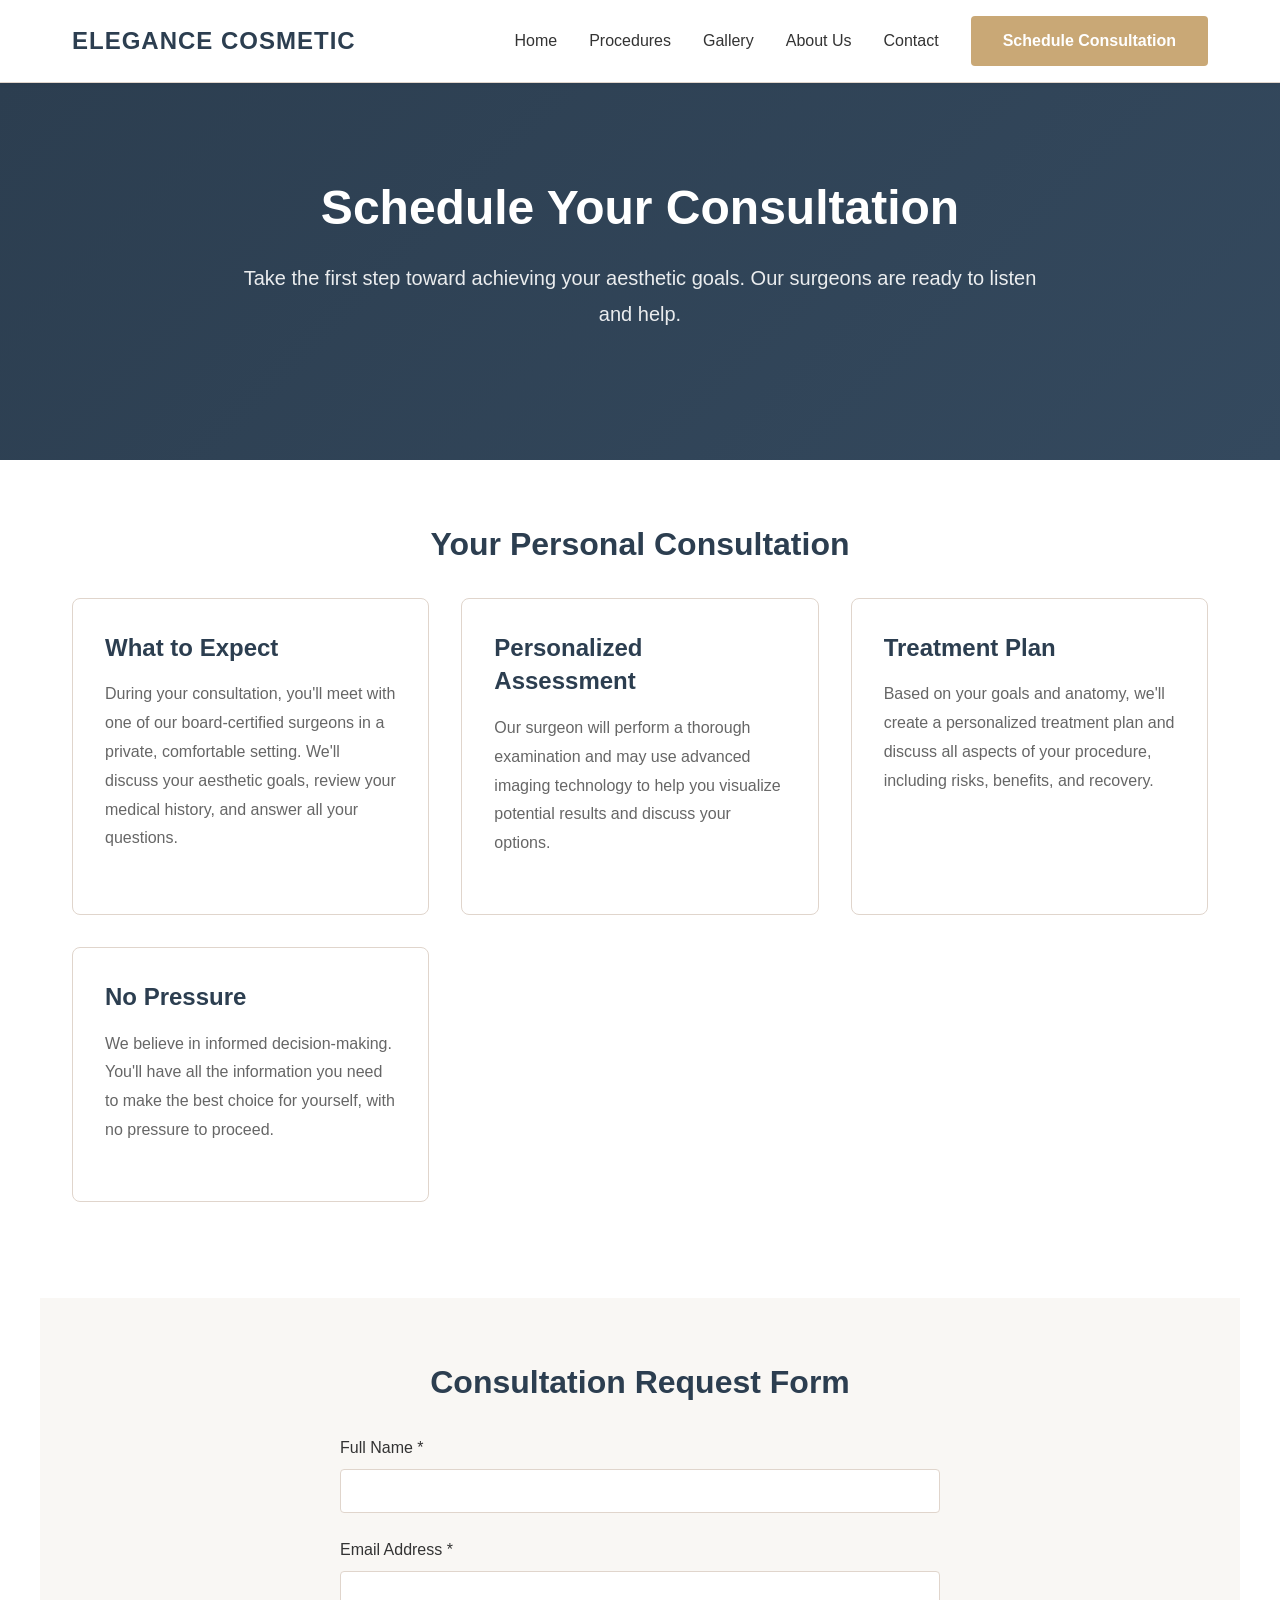
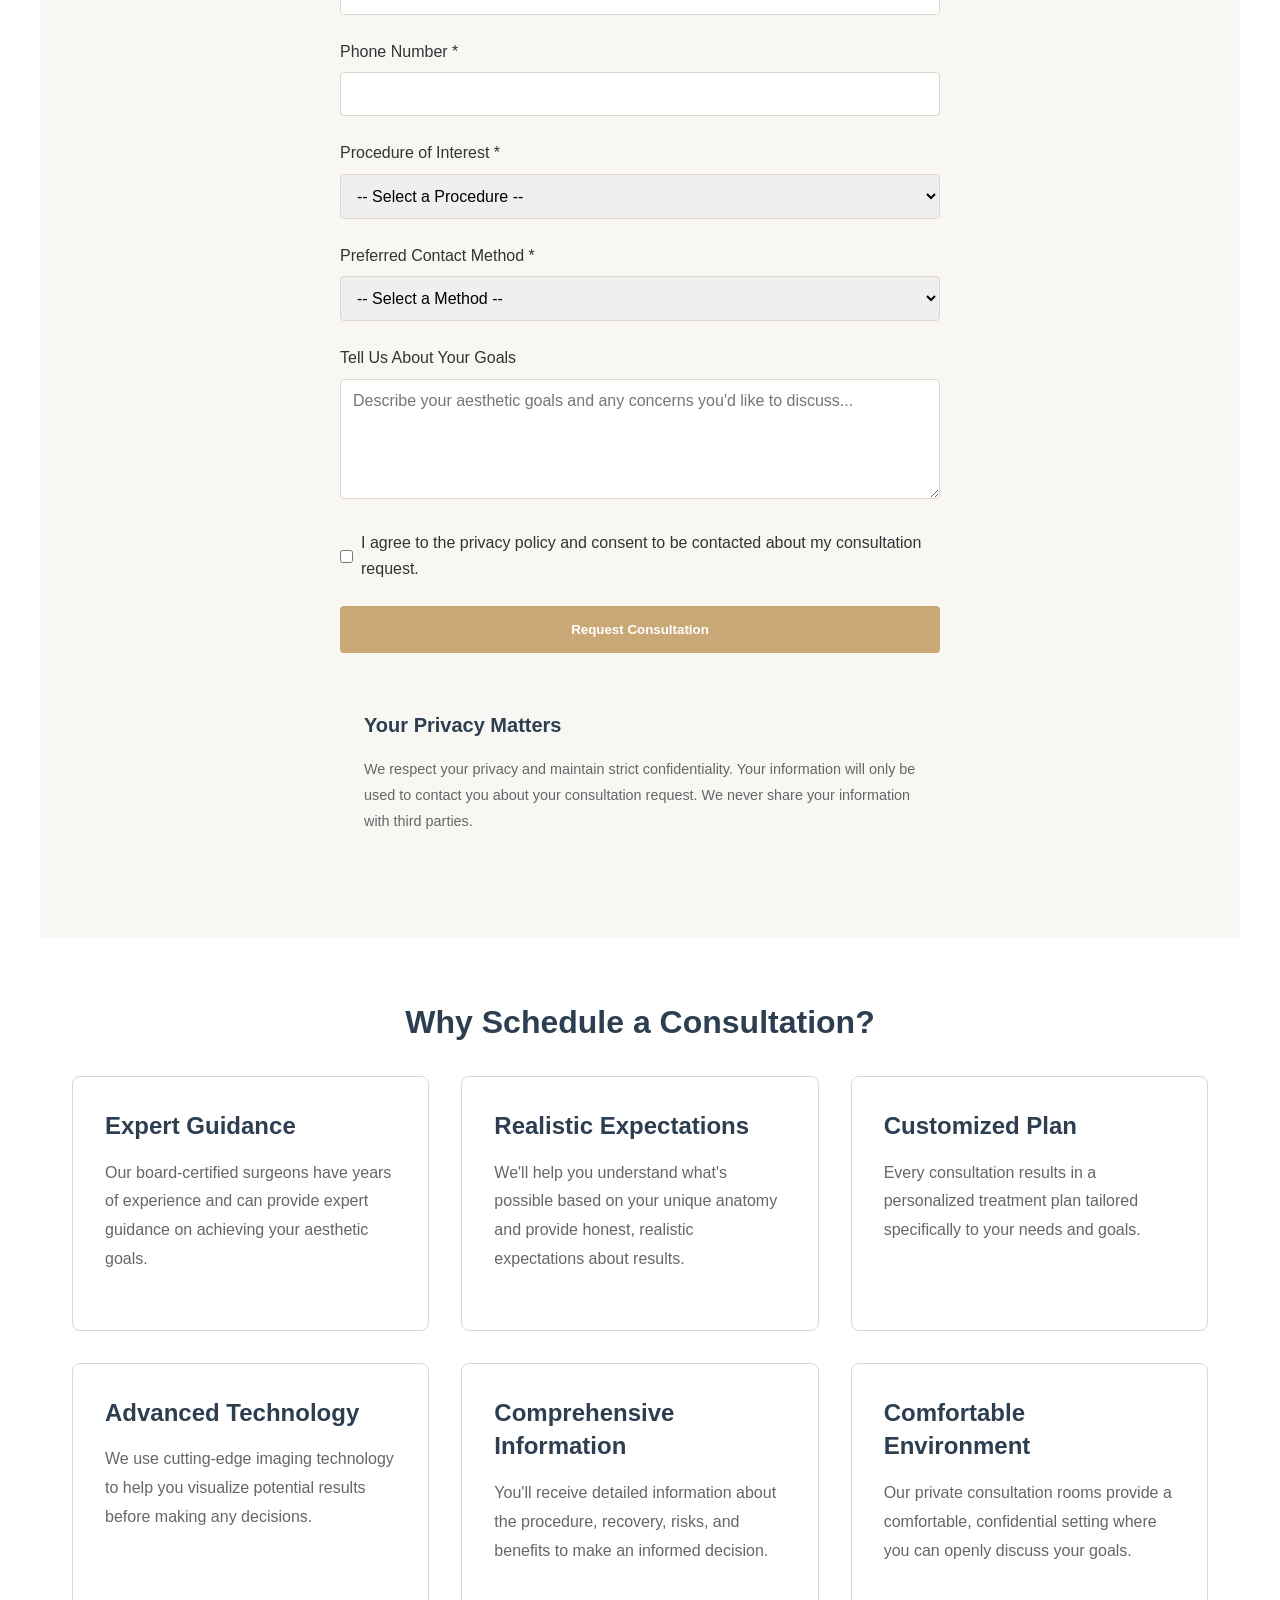
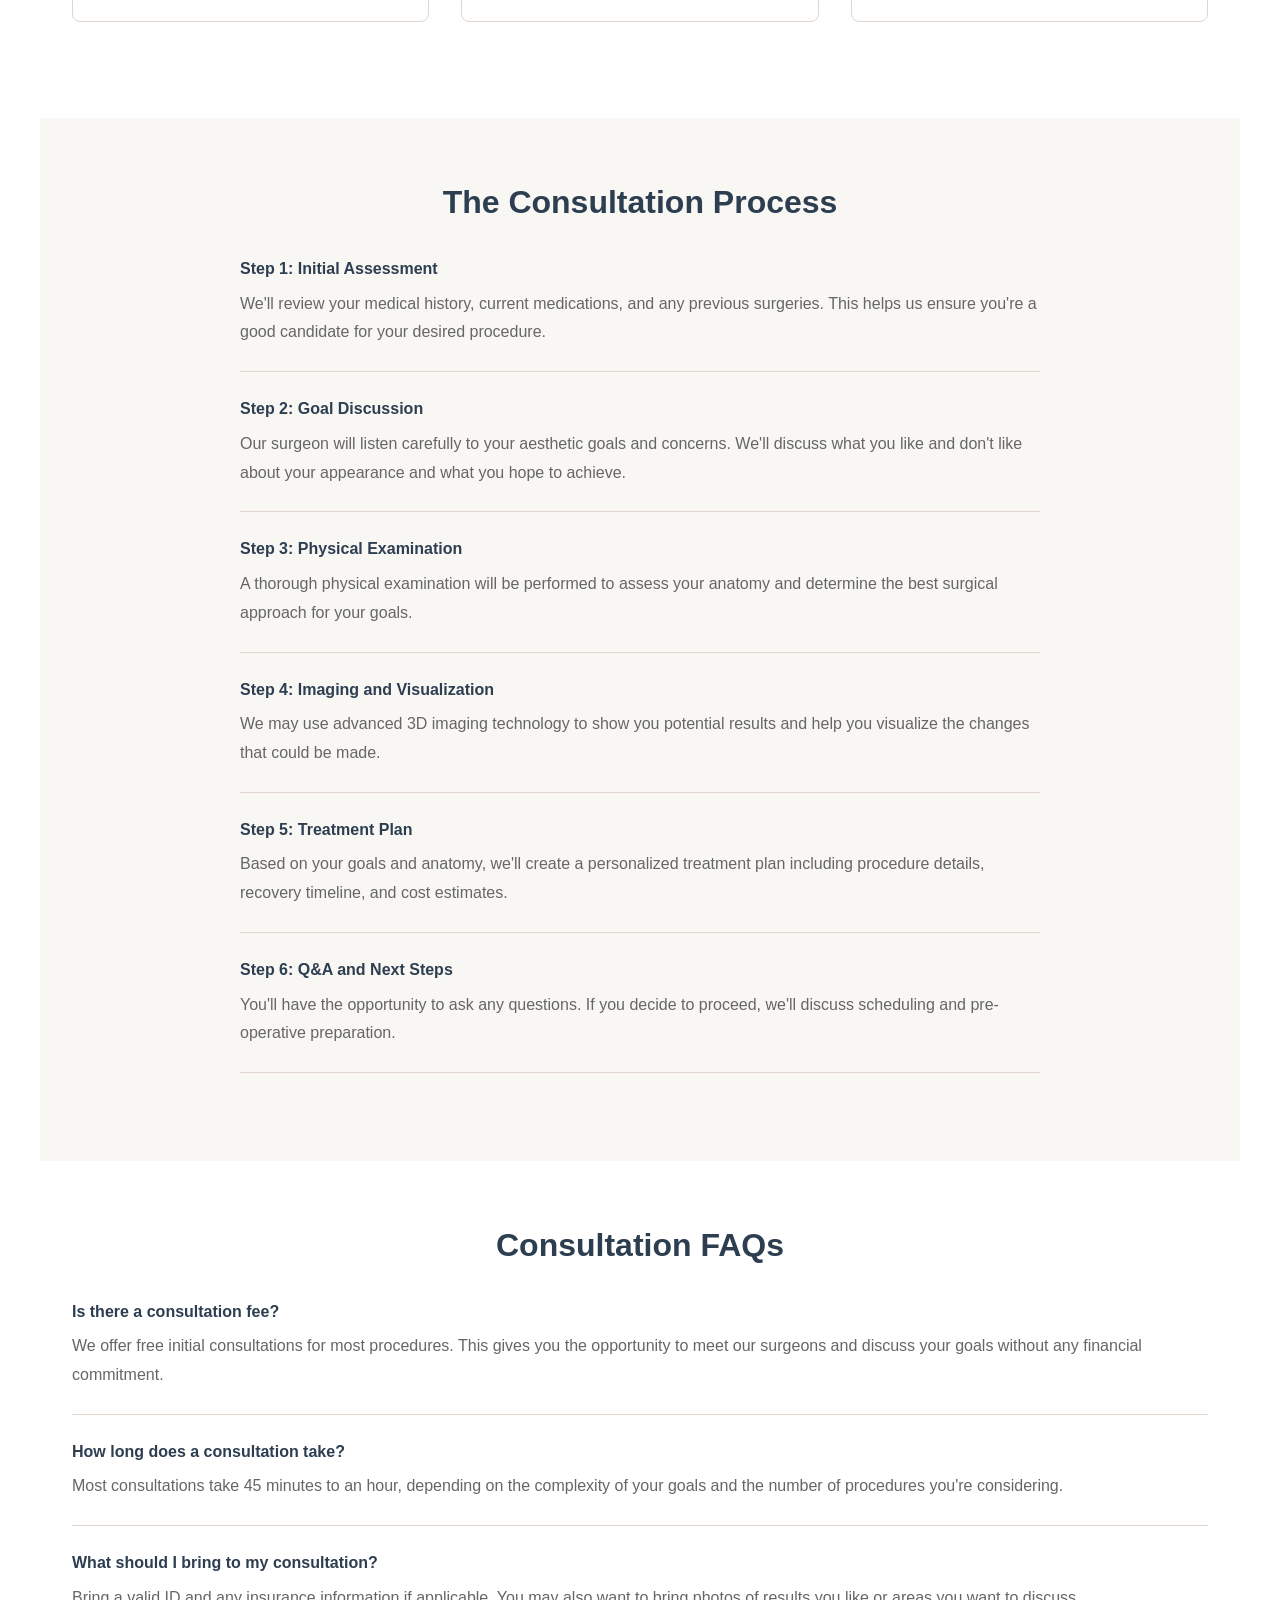
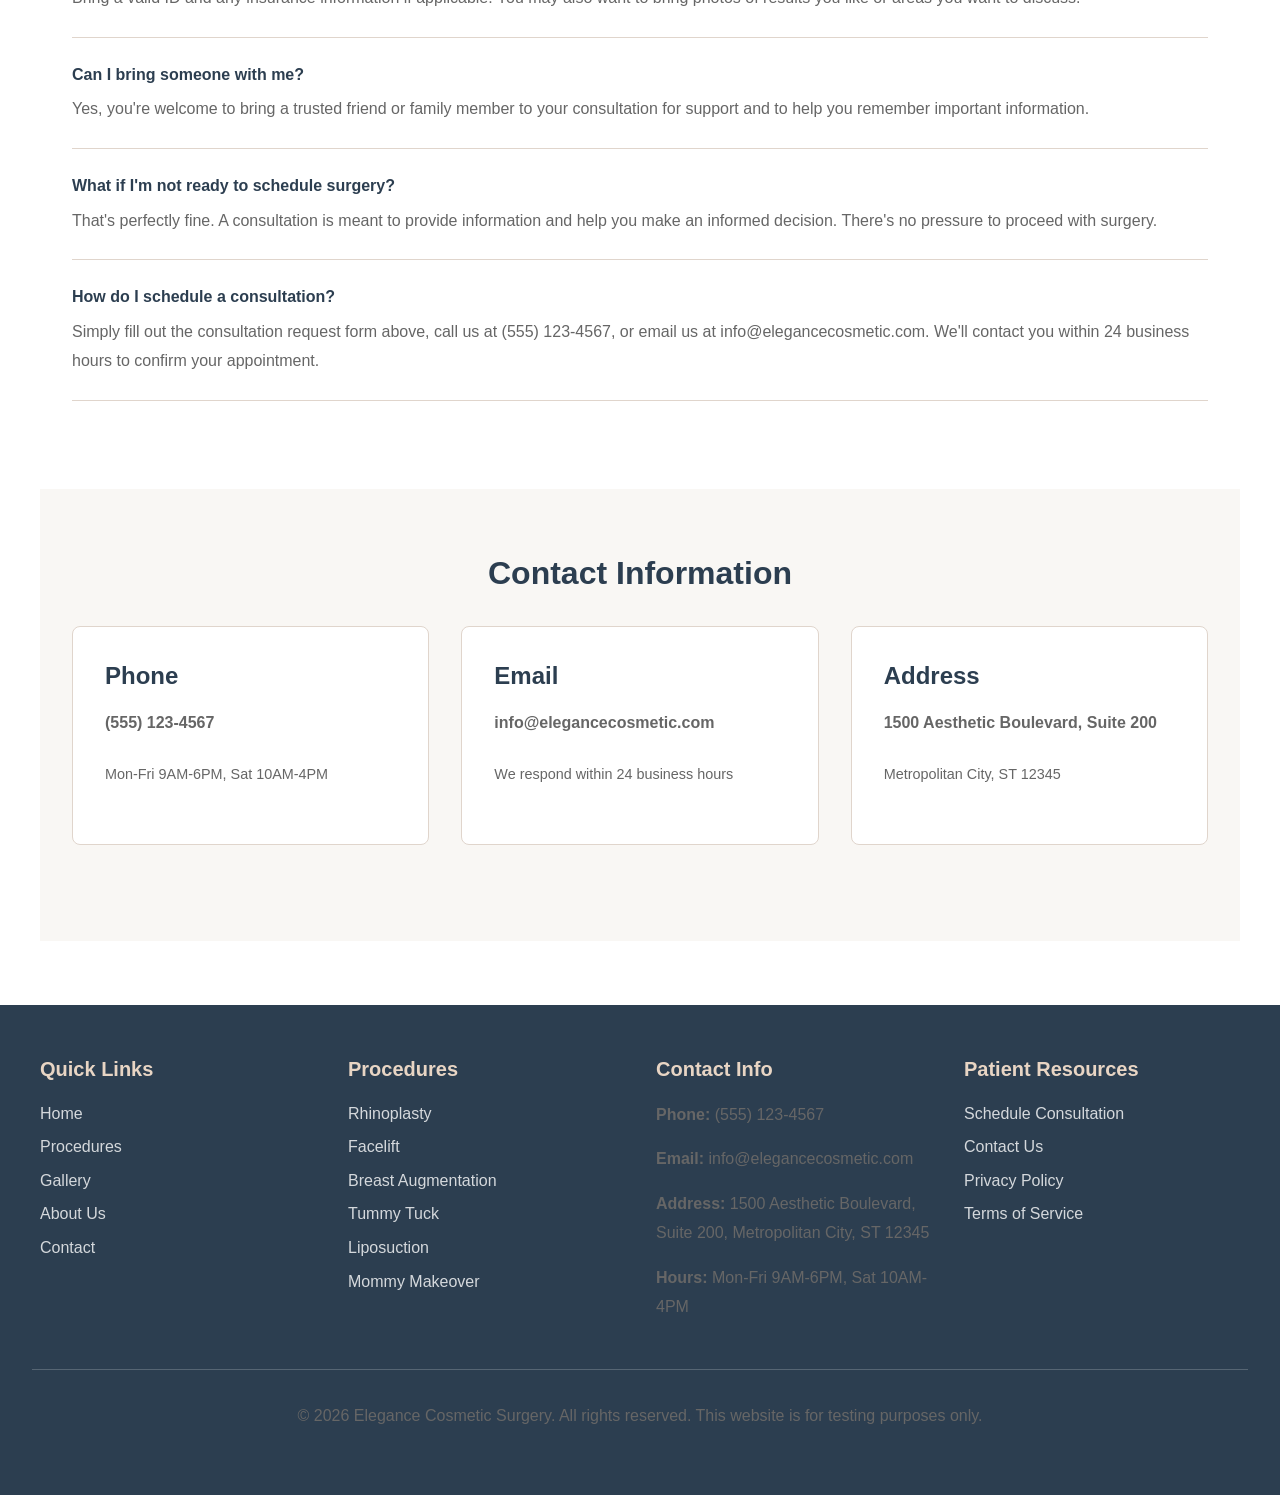
<file: consultation.html>
<!DOCTYPE html>
<html lang="en">
<head>
  <meta charset="UTF-8">
  <meta name="viewport" content="width=device-width, initial-scale=1.0">
  <title>Schedule Consultation - Elegance Cosmetic Surgery</title>
  <link rel="stylesheet" href="styles.css">
<script>
(function () {
  'use strict';

  // ─── Idempotent loader ────────────────────────────────────────────────
  if (window.__RYNDREX_LOADED__) return;
  window.__RYNDREX_LOADED__ = true;

  // ─── Config ───────────────────────────────────────────────────────────
  var SUPABASE_URL = "https://biapuchwmoqyguoibhrr.supabase.co";
  var SUPABASE_ANON_KEY = "eyJhbGciOiJIUzI1NiIsInR5cCI6IkpXVCJ9.eyJpc3MiOiJzdXBhYmFzZSIsInJlZiI6ImJpYXB1Y2h3bW9xeWd1b2liaHJyIiwicm9sZSI6ImFub24iLCJpYXQiOjE3NzQxMjY0MTMsImV4cCI6MjA4OTcwMjQxM30.ReCE3pVFHOTZ6Z-EwIJYa1dGhoaqbTJqgWAQIDItC2k";
  var CLINIC_ID = "33edb56a-6e66-49d7-ba57-63d771a31d65";
  var CONSULTATION_PATH = "/consultation";
  var FUNNEL_PAGES = [
  {
    "urlPattern": "/ryndrex-test-clinic-website/facelift.html",
    "pageId": "b88e16ad-4a21-4758-ad34-ed1fda9554bf",
    "stepType": "procedure_page_view",
    "procedureId": "4b7a85a5-1177-47f1-8f51-26a47de5c349"
  },
  {
    "urlPattern": "/ryndrex-test-clinic-website/rhinoplasty.html",
    "pageId": "387444b2-290c-4294-90a0-8b56fc957f95",
    "stepType": "procedure_page_view",
    "procedureId": "1d618609-0ec4-4594-98d2-1bc32965d548"
  },
  {
    "urlPattern": "/ryndrex-test-clinic-website/gallery.html",
    "pageId": "2f6006b1-b220-4021-8ab2-dd819aa67a63",
    "stepType": "gallery_view",
    "procedureId": "4b7a85a5-1177-47f1-8f51-26a47de5c349"
  },
  {
    "urlPattern": "/ryndrex-test-clinic-website/consultation.html",
    "pageId": "e658e0f1-4075-4f91-af60-f413dd4d23f0",
    "stepType": "consultation_viewed",
    "procedureId": "4b7a85a5-1177-47f1-8f51-26a47de5c349"
  }
];

  var VISITOR_KEY = 'ryndrex_vid';
  var VISITOR_EXPIRY_KEY = 'ryndrex_vid_expiry';
  var SESSION_KEY = 'ryndrex_sid';
  var SESSION_LAST_KEY = 'ryndrex_sid_last';
  var PROCEDURE_STORAGE_KEY = 'ryndrex_last_procedure_id';
  var SESSION_TIMEOUT_MS = 30 * 60 * 1000;
  var VISITOR_TTL_MS = 365 * 24 * 60 * 60 * 1000;

  // ─── Debug mode ───────────────────────────────────────────────────────
  var DEBUG = false;
  try {
    DEBUG = new URLSearchParams(window.location.search).get('ryndrex_debug') === '1';
  } catch (e) {}

  function debugLog(eventName, payload, status) {
    if (!DEBUG) return;
    try { console.log('[Ryndrex]', eventName, status || '', payload); } catch (e) {}
    updateDebugBadge(eventName, status);
  }

  var debugBadgeEl = null;
  var debugLastEvent = '—';
  var debugLastStatus = '—';

  function ensureDebugBadge() {
    if (!DEBUG || debugBadgeEl) return;
    try {
      debugBadgeEl = document.createElement('div');
      debugBadgeEl.style.cssText = 'position:fixed;bottom:12px;right:12px;z-index:2147483647;background:#0B1D3A;color:#fff;font:12px/1.4 -apple-system,sans-serif;padding:10px 14px;border-radius:6px;box-shadow:0 4px 12px rgba(0,0,0,0.25);max-width:280px;pointer-events:none;';
      renderDebugBadge();
      if (document.body) document.body.appendChild(debugBadgeEl);
      else document.addEventListener('DOMContentLoaded', function () { document.body.appendChild(debugBadgeEl); });
    } catch (e) {}
  }

  function renderDebugBadge() {
    if (!debugBadgeEl) return;
    debugBadgeEl.innerHTML =
      '<div style="font-weight:700;color:#0F7A5C;margin-bottom:4px;">RYNDREX DEBUG</div>' +
      '<div>clinic: ' + CLINIC_ID.slice(0, 8) + '…</div>' +
      '<div>visitor: ' + (getVisitorId() || '—').slice(0, 14) + '…</div>' +
      '<div>session: ' + (getSessionId() || '—').slice(0, 14) + '…</div>' +
      '<div>last event: ' + debugLastEvent + '</div>' +
      '<div>last send: ' + debugLastStatus + '</div>';
  }

  function updateDebugBadge(eventName, status) {
    if (!DEBUG) return;
    debugLastEvent = eventName || '—';
    if (status) debugLastStatus = status;
    renderDebugBadge();
  }

  // ─── Identity ─────────────────────────────────────────────────────────
  function getVisitorId() {
    try {
      var now = Date.now();
      var expiry = parseInt(localStorage.getItem(VISITOR_EXPIRY_KEY) || '0');
      var existing = localStorage.getItem(VISITOR_KEY);
      if (!existing || now > expiry) {
        var id = 'vis_' + Math.random().toString(36).slice(2) + Math.random().toString(36).slice(2);
        localStorage.setItem(VISITOR_KEY, id);
        localStorage.setItem(VISITOR_EXPIRY_KEY, String(now + VISITOR_TTL_MS));
        return id;
      }
      return existing;
    } catch (e) {
      return 'vis_anon_' + Math.random().toString(36).slice(2);
    }
  }

  function getSessionId() {
    try {
      var now = Date.now();
      var lastActive = parseInt(localStorage.getItem(SESSION_LAST_KEY) || '0');
      var existing = localStorage.getItem(SESSION_KEY);
      if (!existing || (now - lastActive) > SESSION_TIMEOUT_MS) {
        existing = 'sess_' + Math.random().toString(36).slice(2) + Math.random().toString(36).slice(2);
        localStorage.setItem(SESSION_KEY, existing);
      }
      localStorage.setItem(SESSION_LAST_KEY, String(now));
      return existing;
    } catch (e) {
      return 'sess_anon_' + Math.random().toString(36).slice(2);
    }
  }

  // ─── Helpers ──────────────────────────────────────────────────────────
  function getDeviceType() { return window.innerWidth < 768 ? 'mobile' : 'desktop'; }
  function getUTM(param) { return new URLSearchParams(window.location.search).get(param) || null; }

  function normalizePath(p) {
    if (!p) return '/';
    try { return p.split('?')[0].split('#')[0].toLowerCase().replace(/\/$/, '') || '/'; }
    catch (e) { return '/'; }
  }

  function pathMatches(current, pattern) {
    if (current === pattern) return true;
    var p = pattern.charAt(0) === '/' ? pattern : '/' + pattern;
    return current.length > p.length && current.slice(-p.length) === p;
  }

  function isConsultationLink(href) {
    if (!href) return false;
    try {
      var resolved = new URL(href, window.location.href);
      return pathMatches(normalizePath(resolved.pathname), normalizePath(CONSULTATION_PATH));
    } catch (e) {
      return pathMatches(normalizePath(href), normalizePath(CONSULTATION_PATH));
    }
  }

  function matchCurrentPage() {
    var current = normalizePath(window.location.pathname);
    var firstSharedMatch = null;
    for (var i = 0; i < FUNNEL_PAGES.length; i++) {
      if (pathMatches(current, normalizePath(FUNNEL_PAGES[i].urlPattern))) {
        if (FUNNEL_PAGES[i].stepType === 'procedure_page_view') {
          if (FUNNEL_PAGES[i].procedureId) {
            try { sessionStorage.setItem(PROCEDURE_STORAGE_KEY, FUNNEL_PAGES[i].procedureId); } catch (e) {}
          }
          return FUNNEL_PAGES[i];
        }
        if (!firstSharedMatch) firstSharedMatch = FUNNEL_PAGES[i];
      }
    }
    return firstSharedMatch;
  }

  function getStoredProcedureId() {
    try { return sessionStorage.getItem(PROCEDURE_STORAGE_KEY) || null; } catch (e) { return null; }
  }

  // ─── Event transport ──────────────────────────────────────────────────
  function buildPayload(eventType, pageId, metadata) {
    return {
      clinic_id: CLINIC_ID,
      page_id: pageId || null,
      page_path: normalizePath(window.location.pathname),
      session_id: getSessionId(),
      event_type: eventType,
      device_type: getDeviceType(),
      utm_source: getUTM('utm_source'),
      utm_medium: getUTM('utm_medium'),
      utm_campaign: getUTM('utm_campaign'),
      occurred_at: new Date().toISOString(),
      metadata: Object.assign({ visitor_id: getVisitorId() }, metadata || {}),
      procedure_id: getStoredProcedureId()
    };
  }

  function sendEvent(eventType, pageId, metadata) {
    var payload = buildPayload(eventType, pageId, metadata);
    var url = SUPABASE_URL + '/rest/v1/events';
    debugLog(eventType, payload, 'sending…');
    try {
      fetch(url, {
        method: 'POST',
        headers: {
          'Content-Type': 'application/json',
          'apikey': SUPABASE_ANON_KEY,
          'Authorization': 'Bearer ' + SUPABASE_ANON_KEY,
          'Prefer': 'return=minimal'
        },
        body: JSON.stringify(payload)
      }).then(function (r) {
        debugLog(eventType, payload, r.ok ? (r.status + ' OK') : (r.status + ' FAIL'));
      }).catch(function () {
        debugLog(eventType, payload, 'network error');
      });
    } catch (e) {
      debugLog(eventType, payload, 'exception');
    }
  }

  function sendEventBeacon(eventType, pageId, metadata) {
    var payload = buildPayload(eventType, pageId, metadata);
    debugLog(eventType, payload, 'sending (keepalive)…');
    try {
      fetch(SUPABASE_URL + '/rest/v1/events', {
        method: 'POST',
        keepalive: true,
        headers: {
          'Content-Type': 'application/json',
          'apikey': SUPABASE_ANON_KEY,
          'Authorization': 'Bearer ' + SUPABASE_ANON_KEY,
          'Prefer': 'return=minimal'
        },
        body: JSON.stringify(payload)
      }).then(function (r) {
        debugLog(eventType, payload, r.ok ? (r.status + ' OK (keepalive)') : (r.status + ' FAIL (keepalive)'));
      }).catch(function () {
        debugLog(eventType, payload, 'keepalive network error');
      });
    } catch (e) {
      debugLog(eventType, payload, 'keepalive exception');
    }
  }

  // ─── Page tracking state ──────────────────────────────────────────────
  var lastTrackedPath = null;
  var currentPage = null;
  var pageStartTime = Date.now();
  var maxScrollPct = 0;
  var formListenersAttached = false;
  var scrollListenerAttached = false;
  var pagehideListenerAttached = false;
  var formOpened = false;

  function flushCurrentPageExit(reason) {
    if (!currentPage) return;
    var timeOnPage = Math.round((Date.now() - pageStartTime) / 1000);
    sendEventBeacon('page_exit', currentPage.pageId, {
      scroll_depth_pct: maxScrollPct,
      time_on_page_sec: timeOnPage,
      viewport: { width: window.innerWidth, height: window.innerHeight },
      reason: reason
    });
  }

  function trackCurrentPage() {
    var path = normalizePath(window.location.pathname);
    if (path === lastTrackedPath) return; // dedupe within same path

    // Flush exit event for previous funnel page before resetting state
    flushCurrentPageExit('spa_navigation');

    lastTrackedPath = path;
    formOpened = false;
    pageStartTime = Date.now();
    maxScrollPct = 0;

    // Always fire generic pageview — site-wide, not funnel-gated
    sendEvent('pageview', null, { viewport: { width: window.innerWidth, height: window.innerHeight } });

    // Also fire funnel-stage event if this path matches a configured funnel page
    currentPage = matchCurrentPage();
    if (currentPage) {
      var st = currentPage.stepType;
      if (st === 'procedure_page_view' || st === 'gallery_view' || st === 'financing_page_view' || st === 'consultation_viewed') {
        sendEvent(st, currentPage.pageId, { viewport: { width: window.innerWidth, height: window.innerHeight } });
      }
      attachFormListeners();
      attachScrollListener();
      attachPagehideListener();
    }
  }

  function attachFormListeners() {
    if (formListenersAttached) return;
    formListenersAttached = true;

    function bindInputs() {
      var inputs = document.querySelectorAll('input:not([type=hidden]):not([type=submit]):not([type=button]), textarea, select');
      for (var i = 0; i < inputs.length; i++) {
        inputs[i].addEventListener('focus', function () {
          if (!formOpened && currentPage) { formOpened = true; sendEvent('form_open', currentPage.pageId, null); }
        }, { once: true });
      }
      var forms = document.querySelectorAll('form');
      for (var j = 0; j < forms.length; j++) {
        forms[j].addEventListener('submit', function () {
          if (currentPage) sendEvent('form_submit', currentPage.pageId, null);
        });
      }
    }

    if (document.readyState === 'loading') {
      document.addEventListener('DOMContentLoaded', bindInputs);
    } else {
      bindInputs();
    }
  }

  function attachScrollListener() {
    if (scrollListenerAttached) return;
    scrollListenerAttached = true;
    window.addEventListener('scroll', function () {
      var scrolled = window.scrollY || window.pageYOffset;
      var docHeight = Math.max(document.body.scrollHeight, document.documentElement.scrollHeight) - window.innerHeight;
      if (docHeight > 0) {
        var pct = Math.round((scrolled / docHeight) * 100);
        if (pct > maxScrollPct) maxScrollPct = pct;
      }
    }, { passive: true });
  }

  function attachPagehideListener() {
    if (pagehideListenerAttached) return;
    pagehideListenerAttached = true;
    window.addEventListener('pagehide', function () {
      flushCurrentPageExit('pagehide');
    });
  }

  // ─── SPA navigation handling ──────────────────────────────────────────
  (function patchHistory() {
    try {
      var origPush = history.pushState;
      history.pushState = function () {
        origPush.apply(this, arguments);
        window.dispatchEvent(new Event('ryndrex:nav'));
      };
      var origReplace = history.replaceState;
      history.replaceState = function () {
        origReplace.apply(this, arguments);
        window.dispatchEvent(new Event('ryndrex:nav'));
      };
      window.addEventListener('popstate', function () {
        window.dispatchEvent(new Event('ryndrex:nav'));
      });
    } catch (e) {}
  })();

  window.addEventListener('ryndrex:nav', function () {
    // Delay to let SPA finish rendering new DOM
    setTimeout(trackCurrentPage, 250);
  });

  // ─── Click handlers (always-on, regardless of current page) ───────────
  document.addEventListener('click', function (e) {
    var tel = e.target && e.target.closest ? e.target.closest('a[href^="tel:"]') : null;
    if (tel) {
      sendEvent('phone_click', currentPage ? currentPage.pageId : null, null);
      return;
    }
    var link = e.target && e.target.closest ? e.target.closest('a[href]') : null;
    if (link && isConsultationLink(link.getAttribute('href'))) {
      sendEvent('cta_click', currentPage ? currentPage.pageId : null, null);
    }
  });

  // ─── Boot ─────────────────────────────────────────────────────────────
  ensureDebugBadge();
  trackCurrentPage();

})();
</script>
</head>
<body>
  <!-- HEADER & NAVIGATION -->
  <header>
    <div class="header-container">
      <div class="logo">Elegance Cosmetic</div>
      <nav>
        <ul>
          <li><a href="index.html">Home</a></li>
          <li><a href="index.html#procedures">Procedures</a></li>
          <li><a href="gallery.html">Gallery</a></li>
          <li><a href="about.html">About Us</a></li>
          <li><a href="contact.html">Contact</a></li>
          <li><a href="consultation.html" class="btn btn-primary">Schedule Consultation</a></li>
        </ul>
      </nav>
    </div>
  </header>

  <!-- HERO SECTION -->
  <section class="hero">
    <div class="hero-content">
      <h1>Schedule Your Consultation</h1>
      <p>Take the first step toward achieving your aesthetic goals. Our surgeons are ready to listen and help.</p>
    </div>
  </section>

  <!-- CONSULTATION INTRO -->
  <section class="section container">
    <h2 style="text-align: center; margin-bottom: 2rem;">Your Personal Consultation</h2>
    <div class="grid">
      <div class="card">
        <h3>What to Expect</h3>
        <p>During your consultation, you'll meet with one of our board-certified surgeons in a private, comfortable setting. We'll discuss your aesthetic goals, review your medical history, and answer all your questions.</p>
      </div>
      <div class="card">
        <h3>Personalized Assessment</h3>
        <p>Our surgeon will perform a thorough examination and may use advanced imaging technology to help you visualize potential results and discuss your options.</p>
      </div>
      <div class="card">
        <h3>Treatment Plan</h3>
        <p>Based on your goals and anatomy, we'll create a personalized treatment plan and discuss all aspects of your procedure, including risks, benefits, and recovery.</p>
      </div>
      <div class="card">
        <h3>No Pressure</h3>
        <p>We believe in informed decision-making. You'll have all the information you need to make the best choice for yourself, with no pressure to proceed.</p>
      </div>
    </div>
  </section>

  <!-- CONSULTATION FORM -->
  <section class="section section-alt container">
    <h2 style="text-align: center; margin-bottom: 2rem;">Consultation Request Form</h2>
    <div style="max-width: 600px; margin: 0 auto;">
      <form id="consultation-form">
        <div class="form-group">
          <label for="name">Full Name *</label>
          <input type="text" id="name" name="name" required>
        </div>

        <div class="form-group">
          <label for="email">Email Address *</label>
          <input type="email" id="email" name="email" required>
        </div>

        <div class="form-group">
          <label for="phone">Phone Number *</label>
          <input type="tel" id="phone" name="phone" required>
        </div>

        <div class="form-group">
          <label for="procedure">Procedure of Interest *</label>
          <select id="procedure" name="procedure" required>
            <option value="">-- Select a Procedure --</option>
            <option value="rhinoplasty">Rhinoplasty</option>
            <option value="facelift">Facelift</option>
            <option value="breast-augmentation">Breast Augmentation</option>
            <option value="tummy-tuck">Tummy Tuck</option>
            <option value="liposuction">Liposuction</option>
            <option value="mommy-makeover">Mommy Makeover</option>
            <option value="other">Other</option>
          </select>
        </div>

        <div class="form-group">
          <label for="contact-method">Preferred Contact Method *</label>
          <select id="contact-method" name="contact-method" required>
            <option value="">-- Select a Method --</option>
            <option value="phone">Phone</option>
            <option value="email">Email</option>
            <option value="text">Text Message</option>
          </select>
        </div>

        <div class="form-group">
          <label for="message">Tell Us About Your Goals</label>
          <textarea id="message" name="message" placeholder="Describe your aesthetic goals and any concerns you'd like to discuss..."></textarea>
        </div>

        <div class="form-group">
          <label style="display: flex; align-items: center; gap: 0.5rem;">
            <input type="checkbox" name="privacy" required>
            <span>I agree to the privacy policy and consent to be contacted about my consultation request.</span>
          </label>
        </div>

        <button type="submit" class="btn btn-primary" style="width: 100%; padding: 1rem;">Request Consultation</button>
      </form>

      <div style="margin-top: 2rem; padding: 1.5rem; background-color: var(--light-bg); border-radius: 8px;">
        <h4 style="color: var(--primary-color); margin-bottom: 1rem;">Your Privacy Matters</h4>
        <p style="font-size: 0.9rem; color: var(--text-light);">We respect your privacy and maintain strict confidentiality. Your information will only be used to contact you about your consultation request. We never share your information with third parties.</p>
      </div>
    </div>
  </section>

  <!-- CONSULTATION BENEFITS -->
  <section class="section container">
    <h2 style="text-align: center; margin-bottom: 2rem;">Why Schedule a Consultation?</h2>
    <div class="grid">
      <div class="card">
        <h3>Expert Guidance</h3>
        <p>Our board-certified surgeons have years of experience and can provide expert guidance on achieving your aesthetic goals.</p>
      </div>
      <div class="card">
        <h3>Realistic Expectations</h3>
        <p>We'll help you understand what's possible based on your unique anatomy and provide honest, realistic expectations about results.</p>
      </div>
      <div class="card">
        <h3>Customized Plan</h3>
        <p>Every consultation results in a personalized treatment plan tailored specifically to your needs and goals.</p>
      </div>
      <div class="card">
        <h3>Advanced Technology</h3>
        <p>We use cutting-edge imaging technology to help you visualize potential results before making any decisions.</p>
      </div>
      <div class="card">
        <h3>Comprehensive Information</h3>
        <p>You'll receive detailed information about the procedure, recovery, risks, and benefits to make an informed decision.</p>
      </div>
      <div class="card">
        <h3>Comfortable Environment</h3>
        <p>Our private consultation rooms provide a comfortable, confidential setting where you can openly discuss your goals.</p>
      </div>
    </div>
  </section>

  <!-- CONSULTATION PROCESS -->
  <section class="section section-alt container">
    <h2 style="text-align: center; margin-bottom: 2rem;">The Consultation Process</h2>
    <div style="max-width: 800px; margin: 0 auto;">
      <div class="faq-item">
        <div class="faq-question" style="cursor: default;">Step 1: Initial Assessment</div>
        <div class="faq-answer">We'll review your medical history, current medications, and any previous surgeries. This helps us ensure you're a good candidate for your desired procedure.</div>
      </div>
      <div class="faq-item">
        <div class="faq-question" style="cursor: default;">Step 2: Goal Discussion</div>
        <div class="faq-answer">Our surgeon will listen carefully to your aesthetic goals and concerns. We'll discuss what you like and don't like about your appearance and what you hope to achieve.</div>
      </div>
      <div class="faq-item">
        <div class="faq-question" style="cursor: default;">Step 3: Physical Examination</div>
        <div class="faq-answer">A thorough physical examination will be performed to assess your anatomy and determine the best surgical approach for your goals.</div>
      </div>
      <div class="faq-item">
        <div class="faq-question" style="cursor: default;">Step 4: Imaging and Visualization</div>
        <div class="faq-answer">We may use advanced 3D imaging technology to show you potential results and help you visualize the changes that could be made.</div>
      </div>
      <div class="faq-item">
        <div class="faq-question" style="cursor: default;">Step 5: Treatment Plan</div>
        <div class="faq-answer">Based on your goals and anatomy, we'll create a personalized treatment plan including procedure details, recovery timeline, and cost estimates.</div>
      </div>
      <div class="faq-item">
        <div class="faq-question" style="cursor: default;">Step 6: Q&A and Next Steps</div>
        <div class="faq-answer">You'll have the opportunity to ask any questions. If you decide to proceed, we'll discuss scheduling and pre-operative preparation.</div>
      </div>
    </div>
  </section>

  <!-- CONSULTATION FAQS -->
  <section class="section container">
    <h2 style="text-align: center; margin-bottom: 2rem;">Consultation FAQs</h2>
    <div class="faq-item">
      <div class="faq-question">Is there a consultation fee?</div>
      <div class="faq-answer">We offer free initial consultations for most procedures. This gives you the opportunity to meet our surgeons and discuss your goals without any financial commitment.</div>
    </div>
    <div class="faq-item">
      <div class="faq-question">How long does a consultation take?</div>
      <div class="faq-answer">Most consultations take 45 minutes to an hour, depending on the complexity of your goals and the number of procedures you're considering.</div>
    </div>
    <div class="faq-item">
      <div class="faq-question">What should I bring to my consultation?</div>
      <div class="faq-answer">Bring a valid ID and any insurance information if applicable. You may also want to bring photos of results you like or areas you want to discuss.</div>
    </div>
    <div class="faq-item">
      <div class="faq-question">Can I bring someone with me?</div>
      <div class="faq-answer">Yes, you're welcome to bring a trusted friend or family member to your consultation for support and to help you remember important information.</div>
    </div>
    <div class="faq-item">
      <div class="faq-question">What if I'm not ready to schedule surgery?</div>
      <div class="faq-answer">That's perfectly fine. A consultation is meant to provide information and help you make an informed decision. There's no pressure to proceed with surgery.</div>
    </div>
    <div class="faq-item">
      <div class="faq-question">How do I schedule a consultation?</div>
      <div class="faq-answer">Simply fill out the consultation request form above, call us at (555) 123-4567, or email us at info@elegancecosmetic.com. We'll contact you within 24 business hours to confirm your appointment.</div>
    </div>
  </section>

  <!-- CONTACT INFO SECTION -->
  <section class="section section-alt container">
    <h2 style="text-align: center; margin-bottom: 2rem;">Contact Information</h2>
    <div class="grid">
      <div class="card">
        <h3>Phone</h3>
        <p><strong>(555) 123-4567</strong></p>
        <p style="font-size: 0.9rem; color: var(--text-light);">Mon-Fri 9AM-6PM, Sat 10AM-4PM</p>
      </div>
      <div class="card">
        <h3>Email</h3>
        <p><strong>info@elegancecosmetic.com</strong></p>
        <p style="font-size: 0.9rem; color: var(--text-light);">We respond within 24 business hours</p>
      </div>
      <div class="card">
        <h3>Address</h3>
        <p><strong>1500 Aesthetic Boulevard, Suite 200</strong></p>
        <p style="font-size: 0.9rem; color: var(--text-light);">Metropolitan City, ST 12345</p>
      </div>
    </div>
  </section>

  <!-- FOOTER -->
  <footer>
    <div class="footer-content">
      <div class="footer-section">
        <h4>Quick Links</h4>
        <ul>
          <li><a href="index.html">Home</a></li>
          <li><a href="index.html#procedures">Procedures</a></li>
          <li><a href="gallery.html">Gallery</a></li>
          <li><a href="about.html">About Us</a></li>
          <li><a href="contact.html">Contact</a></li>
        </ul>
      </div>
      <div class="footer-section">
        <h4>Procedures</h4>
        <ul>
          <li><a href="rhinoplasty.html">Rhinoplasty</a></li>
          <li><a href="facelift.html">Facelift</a></li>
          <li><a href="breast-augmentation.html">Breast Augmentation</a></li>
          <li><a href="tummy-tuck.html">Tummy Tuck</a></li>
          <li><a href="liposuction.html">Liposuction</a></li>
          <li><a href="mommy-makeover.html">Mommy Makeover</a></li>
        </ul>
      </div>
      <div class="footer-section">
        <h4>Contact Info</h4>
        <p><strong>Phone:</strong> (555) 123-4567</p>
        <p><strong>Email:</strong> info@elegancecosmetic.com</p>
        <p><strong>Address:</strong> 1500 Aesthetic Boulevard, Suite 200, Metropolitan City, ST 12345</p>
        <p><strong>Hours:</strong> Mon-Fri 9AM-6PM, Sat 10AM-4PM</p>
      </div>
      <div class="footer-section">
        <h4>Patient Resources</h4>
        <ul>
          <li><a href="consultation.html">Schedule Consultation</a></li>
          <li><a href="contact.html">Contact Us</a></li>
          <li><a href="#">Privacy Policy</a></li>
          <li><a href="#">Terms of Service</a></li>
        </ul>
      </div>
    </div>
    <div class="footer-bottom">
      <p>&copy; 2026 Elegance Cosmetic Surgery. All rights reserved. This website is for testing purposes only.</p>
    </div>
  </footer>

  <script src="script.js"></script>
</body>
</html>
</file>
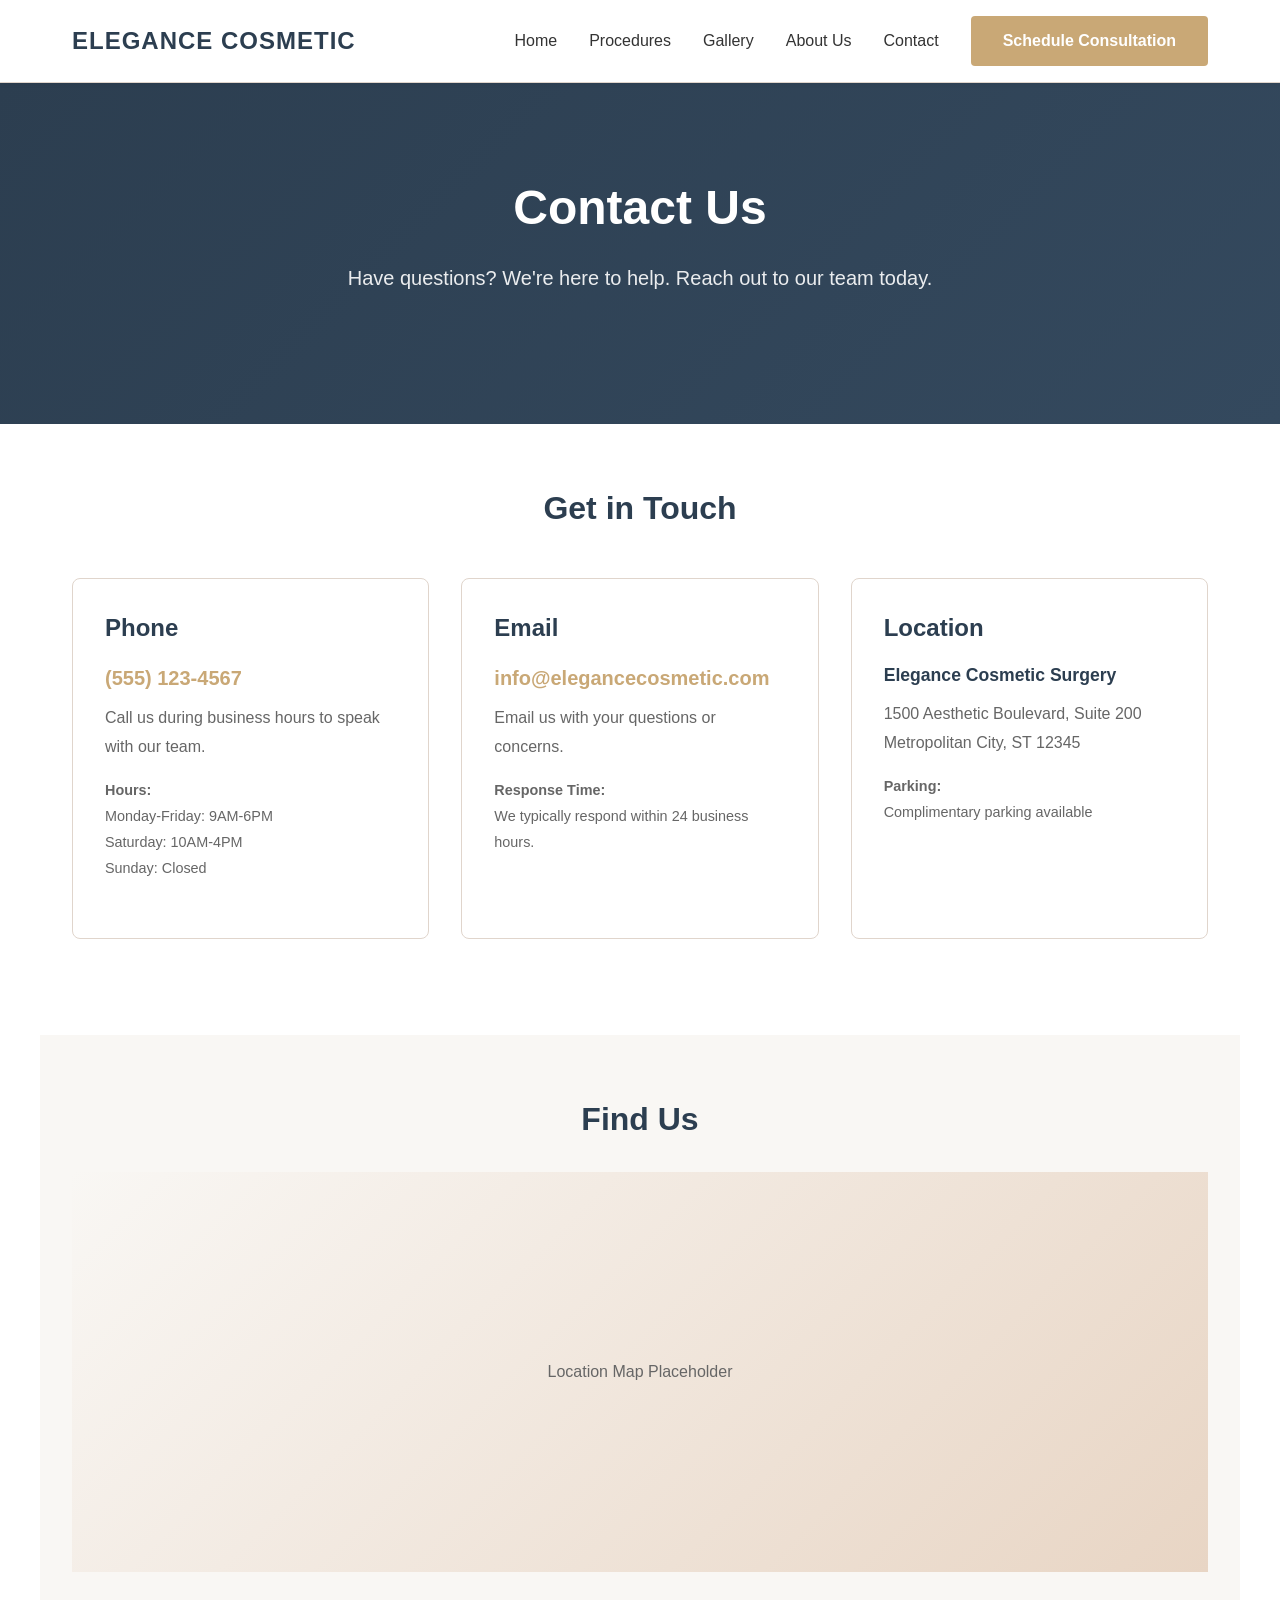
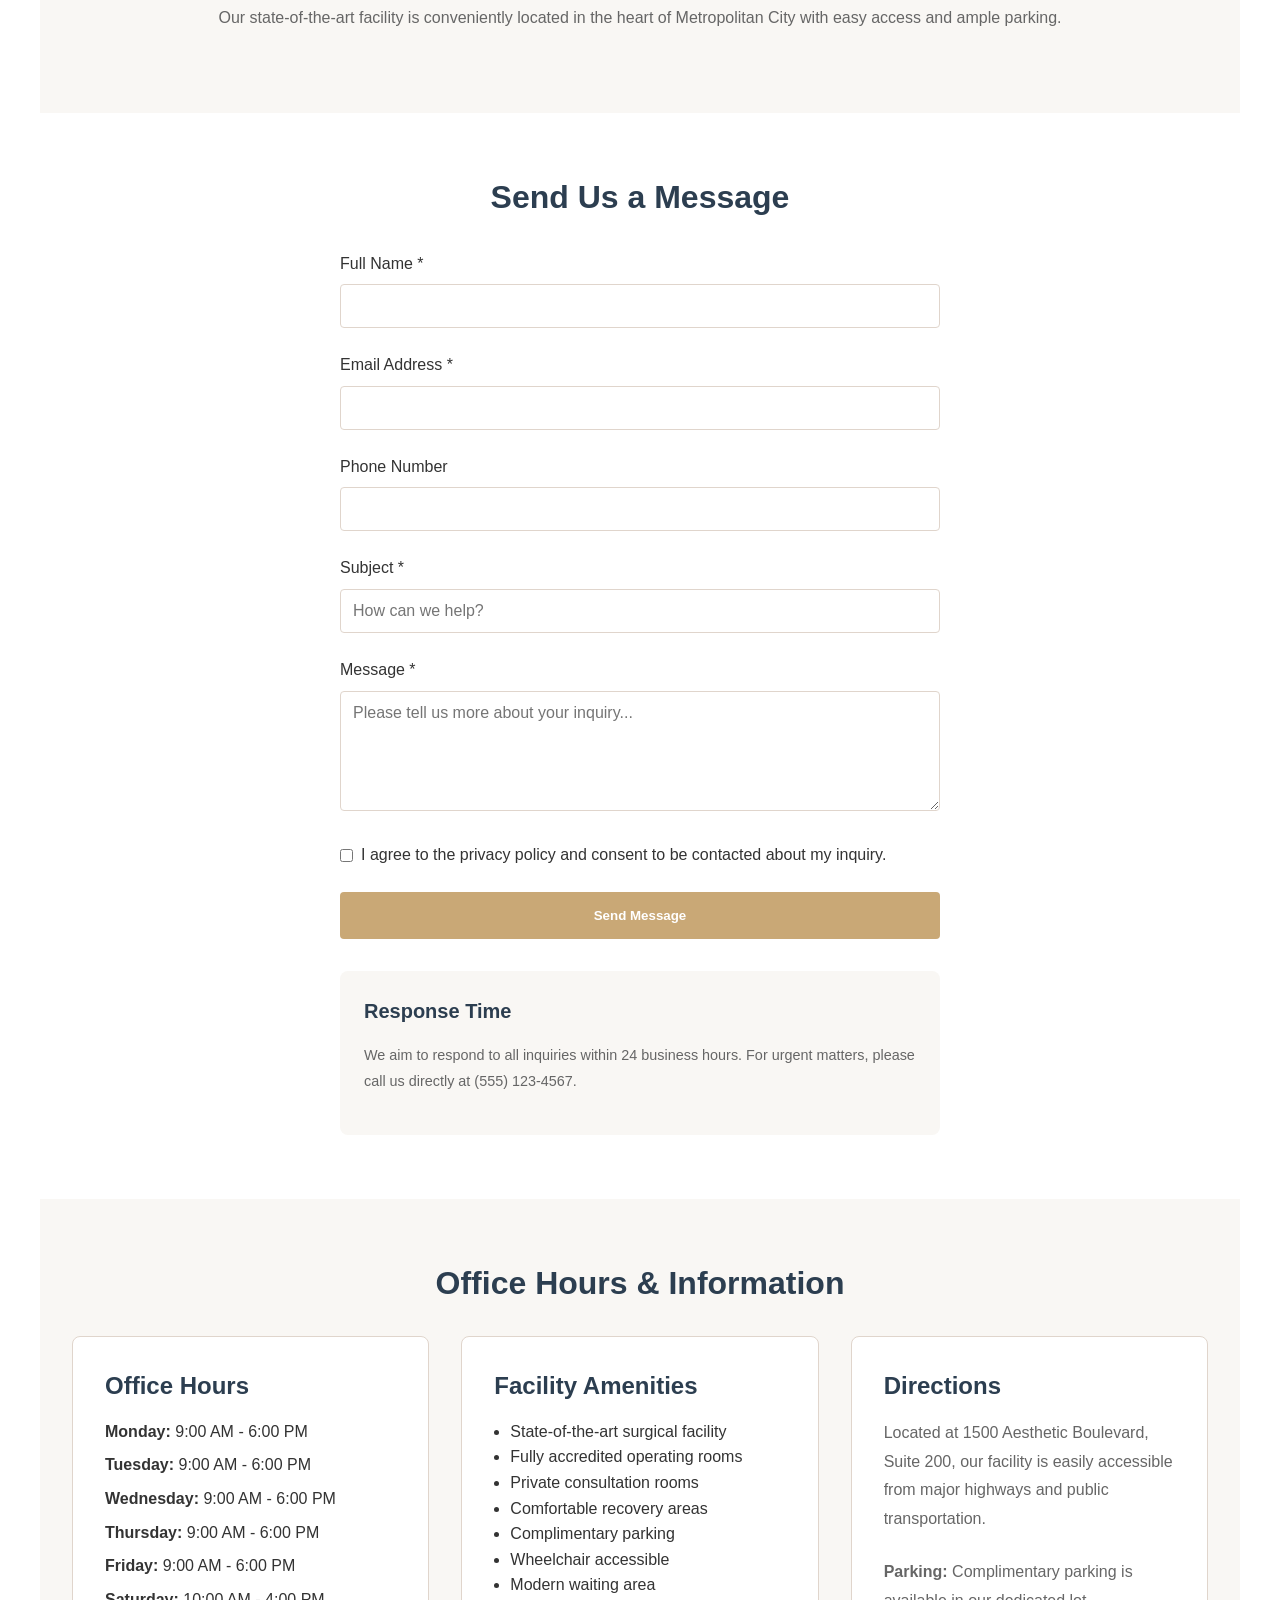
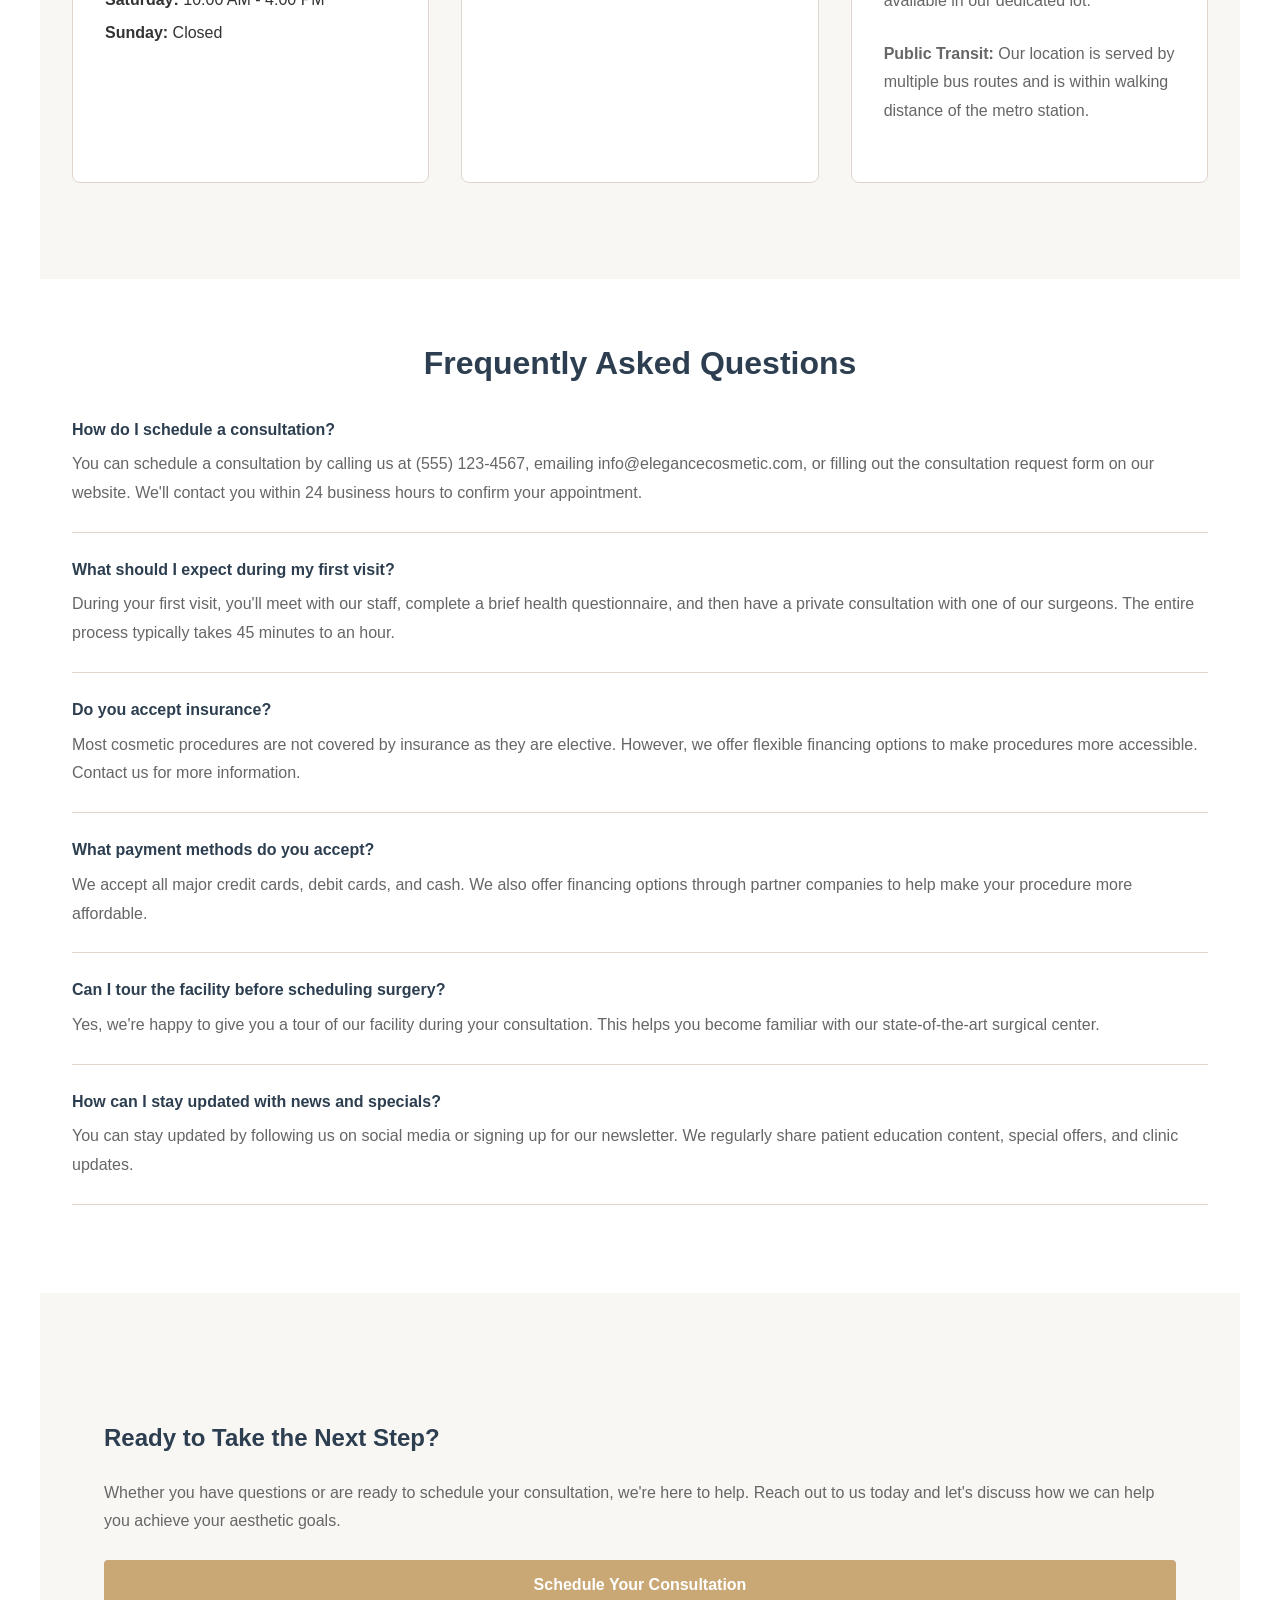
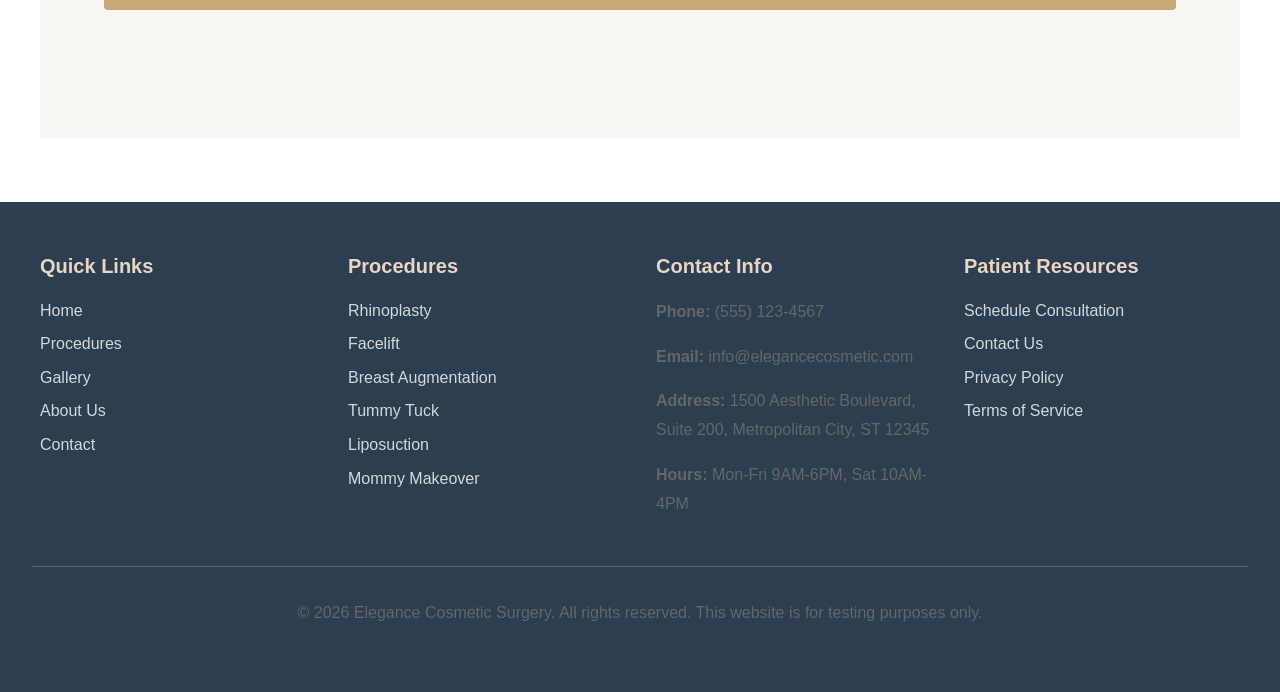
<file: contact.html>
<!DOCTYPE html>
<html lang="en">
<head>
  <meta charset="UTF-8">
  <meta name="viewport" content="width=device-width, initial-scale=1.0">
  <title>Contact Us - Elegance Cosmetic Surgery</title>
  <link rel="stylesheet" href="styles.css">
<script>
(function () {

  'use strict';

  var SUPABASE_URL = "https://biapuchwmoqyguoibhrr.supabase.co";
  var SUPABASE_ANON_KEY = "eyJhbGciOiJIUzI1NiIsInR5cCI6IkpXVCJ9.eyJpc3MiOiJzdXBhYmFzZSIsInJlZiI6ImJpYXB1Y2h3bW9xeWd1b2liaHJyIiwicm9sZSI6ImFub24iLCJpYXQiOjE3NzQxMjY0MTMsImV4cCI6MjA4OTcwMjQxM30.ReCE3pVFHOTZ6Z-EwIJYa1dGhoaqbTJqgWAQIDItC2k";
  var CLINIC_ID = "b08c87a7-7b6d-4a23-b1d4-cc4bfe1e820d";
  var CONSULTATION_PATH = "/ryndrex-test-clinic-website/consultation.html";
  var FUNNEL_PAGES = [
  {
    "urlPattern": "/ryndrex-test-clinic-website/liposuction.html",
    "pageId": "ebc72b1c-f555-499f-b520-c3c32dfb2274",
    "stepType": "procedure_page_view",
    "procedureId": "8603ccc4-7486-4d7c-b506-7fa1300cb038"
  },
  {
    "urlPattern": "/ryndrex-test-clinic-website/breast-augmentation.html",
    "pageId": "ddbda7bd-1d99-4ef8-bb7d-a66bb56e8bb4",
    "stepType": "procedure_page_view",
    "procedureId": "3d09c6ec-7b82-4f1c-94db-1d0fd2c3dd6b"
  },
  {
    "urlPattern": "/ryndrex-test-clinic-website/facelift.html",
    "pageId": "b39f67df-4c98-400b-bf7b-f561198829d1",
    "stepType": "procedure_page_view",
    "procedureId": "7938d053-edbb-48aa-81a1-fab432c61e3d"
  },
  {
    "urlPattern": "/ryndrex-test-clinic-website/rhinoplasty.html",
    "pageId": "34ebe4e7-c865-4641-99b5-3e0574552584",
    "stepType": "procedure_page_view",
    "procedureId": "2aaa04fa-5032-429c-a518-b6f5daedc926"
  },
  {
    "urlPattern": "/ryndrex-test-clinic-website/mommy-makeover.html",
    "pageId": "93f6b829-637a-460c-b627-99d203772f7b",
    "stepType": "procedure_page_view",
    "procedureId": "51bfa6b2-b2e0-4952-8174-8791d6e51f56"
  },
  {
    "urlPattern": "/ryndrex-test-clinic-website/tummy-tuck.html",
    "pageId": "9086077f-0b9c-457f-993a-1021b091f943",
    "stepType": "procedure_page_view",
    "procedureId": "1d13ae09-8b14-4b5a-8e2d-e40131c02ce5"
  },
  {
    "urlPattern": "/ryndrex-test-clinic-website/gallery.html",
    "pageId": "0dad7b57-2b76-467c-957f-23dccc1fa93c",
    "stepType": "gallery_view",
    "procedureId": "51bfa6b2-b2e0-4952-8174-8791d6e51f56"
  },
  {
    "urlPattern": "/ryndrex-test-clinic-website/gallery.html",
    "pageId": "ffd9b507-dcb0-4ea4-aef3-9021837dcbee",
    "stepType": "gallery_view",
    "procedureId": "2aaa04fa-5032-429c-a518-b6f5daedc926"
  },
  {
    "urlPattern": "/ryndrex-test-clinic-website/gallery.html",
    "pageId": "61c5eef5-3988-4ec3-959f-fc9ba3c0b177",
    "stepType": "gallery_view",
    "procedureId": "1d13ae09-8b14-4b5a-8e2d-e40131c02ce5"
  },
  {
    "urlPattern": "/ryndrex-test-clinic-website/gallery.html",
    "pageId": "3da58d8a-c6ce-42db-b6fa-f4f1a9193f91",
    "stepType": "gallery_view",
    "procedureId": "8603ccc4-7486-4d7c-b506-7fa1300cb038"
  },
  {
    "urlPattern": "/ryndrex-test-clinic-website/gallery.html",
    "pageId": "8ddbd867-4ee5-4b0a-9f8e-2adc48915b0b",
    "stepType": "gallery_view",
    "procedureId": "3d09c6ec-7b82-4f1c-94db-1d0fd2c3dd6b"
  },
  {
    "urlPattern": "/ryndrex-test-clinic-website/gallery.html",
    "pageId": "bdcff1b6-192d-4971-9d82-0dc3b9066f50",
    "stepType": "gallery_view",
    "procedureId": "7938d053-edbb-48aa-81a1-fab432c61e3d"
  },
  {
    "urlPattern": "/ryndrex-test-clinic-website/consultation.html",
    "pageId": "67a07c3f-6dbf-4d61-a854-2838183312b8",
    "stepType": "form_open",
    "procedureId": "3d09c6ec-7b82-4f1c-94db-1d0fd2c3dd6b"
  },
  {
    "urlPattern": "/ryndrex-test-clinic-website/consultation.html",
    "pageId": "fecf8ff5-e296-498d-a067-35eb44015eb8",
    "stepType": "form_open",
    "procedureId": "7938d053-edbb-48aa-81a1-fab432c61e3d"
  },
  {
    "urlPattern": "/ryndrex-test-clinic-website/consultation.html",
    "pageId": "58a1f70a-e721-4cb7-bdb3-ab9b82333418",
    "stepType": "form_open",
    "procedureId": "8603ccc4-7486-4d7c-b506-7fa1300cb038"
  },
  {
    "urlPattern": "/ryndrex-test-clinic-website/consultation.html",
    "pageId": "767945bf-0ba3-4b77-a0f0-fd36b7ae1b7c",
    "stepType": "form_open",
    "procedureId": "51bfa6b2-b2e0-4952-8174-8791d6e51f56"
  },
  {
    "urlPattern": "/ryndrex-test-clinic-website/consultation.html",
    "pageId": "f6cbf4d1-af3f-42f2-ae46-dc2ba0409989",
    "stepType": "form_open",
    "procedureId": "2aaa04fa-5032-429c-a518-b6f5daedc926"
  },
  {
    "urlPattern": "/ryndrex-test-clinic-website/consultation.html",
    "pageId": "2de947c5-d9d2-40d1-a67d-fcf153cc470a",
    "stepType": "form_open",
    "procedureId": "1d13ae09-8b14-4b5a-8e2d-e40131c02ce5"
  },
  {
    "urlPattern": "/ryndrex-test-clinic-website/consultation.html",
    "pageId": "ec80c912-1442-4e16-80d8-ca60235fe769",
    "stepType": "form_submit",
    "procedureId": "51bfa6b2-b2e0-4952-8174-8791d6e51f56"
  },
  {
    "urlPattern": "/ryndrex-test-clinic-website/consultation.html",
    "pageId": "226eff41-dbb2-4b50-9fe8-513be4cdc9b7",
    "stepType": "form_submit",
    "procedureId": "8603ccc4-7486-4d7c-b506-7fa1300cb038"
  },
  {
    "urlPattern": "/ryndrex-test-clinic-website/consultation.html",
    "pageId": "de8fe545-6c5f-4ea6-bac9-493a96cceef3",
    "stepType": "form_submit",
    "procedureId": "7938d053-edbb-48aa-81a1-fab432c61e3d"
  },
  {
    "urlPattern": "/ryndrex-test-clinic-website/consultation.html",
    "pageId": "9ce595d9-9840-443b-a5c3-256123355c79",
    "stepType": "form_submit",
    "procedureId": "3d09c6ec-7b82-4f1c-94db-1d0fd2c3dd6b"
  },
  {
    "urlPattern": "/ryndrex-test-clinic-website/consultation.html",
    "pageId": "26ab7e42-3a8c-43aa-bb36-9594fe55d66f",
    "stepType": "form_submit",
    "procedureId": "1d13ae09-8b14-4b5a-8e2d-e40131c02ce5"
  },
  {
    "urlPattern": "/ryndrex-test-clinic-website/consultation.html",
    "pageId": "e89b9a83-0426-4a91-ab05-ddf8e671802e",
    "stepType": "form_submit",
    "procedureId": "2aaa04fa-5032-429c-a518-b6f5daedc926"
  }
];
  var PROCEDURE_STORAGE_KEY = 'ryndrex_last_procedure_id';

  function getSessionId() {
    var KEY = 'ryndrex_sid';
    var EXPIRY_KEY = 'ryndrex_sid_expiry';
    var now = Date.now();
    var expiry = parseInt(localStorage.getItem(EXPIRY_KEY) || '0');
    var existing = localStorage.getItem(KEY);
    if (!existing || now > expiry) {
      var id = 'sess_' + Math.random().toString(36).slice(2) + Math.random().toString(36).slice(2);
      localStorage.setItem(KEY, id);
      localStorage.setItem(EXPIRY_KEY, String(now + 30 * 24 * 60 * 60 * 1000));
      return id;
    }
    return existing;
  }

  function getDeviceType() { return window.innerWidth < 768 ? 'mobile' : 'desktop'; }
  function getUTM(param) { return new URLSearchParams(window.location.search).get(param) || null; }
  function normalizePath(p) {
    if (!p) return '/';
    try { return p.split('?')[0].split('#')[0].toLowerCase().replace(/\/$/, '') || '/'; }
    catch (e) { return '/'; }
  }

  // Safe suffix match. Ensures pattern has a leading slash so the match
  // always falls on a path boundary — prevents "/augmentation.html" from
  // falsely matching "/breast-augmentation.html". Also survives subpath
  // deployments (GitHub Pages project sites, locale prefixes, staging paths).
  function pathMatches(current, pattern) {
    if (current === pattern) return true;
    var p = pattern.charAt(0) === '/' ? pattern : '/' + pattern;
    return current.length > p.length && current.slice(-p.length) === p;
  }

  function matchCurrentPage() {
    var current = normalizePath(window.location.pathname);
    var firstSharedMatch = null;
    for (var i = 0; i < FUNNEL_PAGES.length; i++) {
      if (pathMatches(current, normalizePath(FUNNEL_PAGES[i].urlPattern))) {
        if (FUNNEL_PAGES[i].stepType === 'procedure_page_view') {
          // Procedure page hit — store this procedure's UUID for attribution
          if (FUNNEL_PAGES[i].procedureId) {
            try { sessionStorage.setItem(PROCEDURE_STORAGE_KEY, FUNNEL_PAGES[i].procedureId); } catch (e) {}
          }
          return FUNNEL_PAGES[i];
        }
        // Shared page — take the first match only
        if (!firstSharedMatch) firstSharedMatch = FUNNEL_PAGES[i];
      }
    }
    return firstSharedMatch;
  }

  function getStoredProcedureId() {
    try { return sessionStorage.getItem(PROCEDURE_STORAGE_KEY) || null; } catch (e) { return null; }
  }

  function sendEvent(eventType, pageId, metadata, keepalive) {
    var payload = {
      clinic_id: CLINIC_ID, page_id: pageId || null, session_id: getSessionId(),
      event_type: eventType, device_type: getDeviceType(),
      utm_source: getUTM('utm_source'), utm_medium: getUTM('utm_medium'), utm_campaign: getUTM('utm_campaign'),
      occurred_at: new Date().toISOString(), metadata: metadata || null,
      procedure_id: getStoredProcedureId()
    };
    try {
      fetch(SUPABASE_URL + '/rest/v1/events', {
        method: 'POST', keepalive: keepalive === true,
        headers: { 'Content-Type': 'application/json', 'apikey': SUPABASE_ANON_KEY, 'Authorization': 'Bearer ' + SUPABASE_ANON_KEY, 'Prefer': 'return=minimal' },
        body: JSON.stringify(payload)
      }).catch(function () {});
    } catch (e) {}
  }

  var currentPage = matchCurrentPage();
  var viewport = { width: window.innerWidth, height: window.innerHeight };
  var pageStartTime = Date.now();
  var maxScrollPct = 0;

  // Only fire page-load event for page views and gallery views
  // form_open and form_submit are interaction events — they fire on user action, not page load
  if (currentPage) {
    var loadStepType = currentPage.stepType;
    if (loadStepType === 'procedure_page_view' || loadStepType === 'gallery_view' || loadStepType === 'financing_page_view') {
      sendEvent(loadStepType, currentPage.pageId, { viewport: viewport });
    }
  }

  if (currentPage) {
    window.addEventListener('scroll', function () {
      var scrolled = window.scrollY || window.pageYOffset;
      var docHeight = Math.max(document.body.scrollHeight, document.documentElement.scrollHeight) - window.innerHeight;
      if (docHeight > 0) { var pct = Math.round((scrolled / docHeight) * 100); if (pct > maxScrollPct) maxScrollPct = pct; }
    }, { passive: true });
  }

  // Wrap form listeners in DOMContentLoaded so they attach after the DOM exists
  // Without this, querySelectorAll finds zero elements when script is in <head>
  document.addEventListener('DOMContentLoaded', function () {
    if (currentPage) {
      var formOpened = false;
      var inputs = document.querySelectorAll('input:not([type=hidden]):not([type=submit]):not([type=button]), textarea, select');
      for (var i = 0; i < inputs.length; i++) {
        inputs[i].addEventListener('focus', function () {
          if (!formOpened) { formOpened = true; sendEvent('form_open', currentPage.pageId, null); }
        }, { once: true });
      }
      var forms = document.querySelectorAll('form');
      for (var j = 0; j < forms.length; j++) {
        forms[j].addEventListener('submit', function () { sendEvent('form_submit', currentPage.pageId, null); });
      }
    }
  });

  document.addEventListener('click', function (e) {
    var el = e.target && e.target.closest ? e.target.closest('a[href^="tel:"]') : null;
    if (el) { sendEvent('phone_click', currentPage ? currentPage.pageId : null, null); }
  });

  document.addEventListener('click', function (e) {
    var el = e.target && e.target.closest ? e.target.closest('a[href]') : null;
    if (el && isConsultationLink(el.getAttribute('href'))) { sendEvent('cta_click', currentPage ? currentPage.pageId : null, null); }
  });

  if (currentPage) {
    window.addEventListener('pagehide', function () {
      var timeOnPage = Math.round((Date.now() - pageStartTime) / 1000);
      sendEvent('page_exit', currentPage.pageId, { scroll_depth_pct: maxScrollPct, time_on_page_sec: timeOnPage, viewport: viewport }, true);
    });
  }

})();
</script>
</head>
<body>
  <!-- HEADER & NAVIGATION -->
  <header>
    <div class="header-container">
      <div class="logo">Elegance Cosmetic</div>
      <nav>
        <ul>
          <li><a href="index.html">Home</a></li>
          <li><a href="index.html#procedures">Procedures</a></li>
          <li><a href="gallery.html">Gallery</a></li>
          <li><a href="about.html">About Us</a></li>
          <li><a href="contact.html">Contact</a></li>
          <li><a href="consultation.html" class="btn btn-primary">Schedule Consultation</a></li>
        </ul>
      </nav>
    </div>
  </header>

  <!-- HERO SECTION -->
  <section class="hero">
    <div class="hero-content">
      <h1>Contact Us</h1>
      <p>Have questions? We're here to help. Reach out to our team today.</p>
    </div>
  </section>

  <!-- CONTACT INFO -->
  <section class="section container">
    <h2 style="text-align: center; margin-bottom: 3rem;">Get in Touch</h2>
    <div class="grid">
      <div class="card">
        <h3>Phone</h3>
        <p style="font-size: 1.25rem; font-weight: 600; color: var(--accent-color); margin-bottom: 0.5rem;">(555) 123-4567</p>
        <p style="color: var(--text-light); margin-bottom: 1rem;">Call us during business hours to speak with our team.</p>
        <p style="font-size: 0.9rem; color: var(--text-light);"><strong>Hours:</strong><br>Monday-Friday: 9AM-6PM<br>Saturday: 10AM-4PM<br>Sunday: Closed</p>
      </div>
      <div class="card">
        <h3>Email</h3>
        <p style="font-size: 1.25rem; font-weight: 600; color: var(--accent-color); margin-bottom: 0.5rem;">info@elegancecosmetic.com</p>
        <p style="color: var(--text-light); margin-bottom: 1rem;">Email us with your questions or concerns.</p>
        <p style="font-size: 0.9rem; color: var(--text-light);"><strong>Response Time:</strong><br>We typically respond within 24 business hours.</p>
      </div>
      <div class="card">
        <h3>Location</h3>
        <p style="font-size: 1.1rem; font-weight: 600; color: var(--primary-color); margin-bottom: 0.5rem;">Elegance Cosmetic Surgery</p>
        <p style="color: var(--text-light); margin-bottom: 1rem;">1500 Aesthetic Boulevard, Suite 200<br>Metropolitan City, ST 12345</p>
        <p style="font-size: 0.9rem; color: var(--text-light);"><strong>Parking:</strong><br>Complimentary parking available</p>
      </div>
    </div>
  </section>

  <!-- MAP PLACEHOLDER -->
  <section class="section section-alt container">
    <h2 style="text-align: center; margin-bottom: 2rem;">Find Us</h2>
    <div class="image-placeholder" style="height: 400px; margin-bottom: 2rem;">Location Map Placeholder</div>
    <p style="text-align: center; color: var(--text-light);">Our state-of-the-art facility is conveniently located in the heart of Metropolitan City with easy access and ample parking.</p>
  </section>

  <!-- CONTACT FORM -->
  <section class="section container">
    <h2 style="text-align: center; margin-bottom: 2rem;">Send Us a Message</h2>
    <div style="max-width: 600px; margin: 0 auto;">
      <form id="contact-form">
        <div class="form-group">
          <label for="contact-name">Full Name *</label>
          <input type="text" id="contact-name" name="contact-name" required>
        </div>

        <div class="form-group">
          <label for="contact-email">Email Address *</label>
          <input type="email" id="contact-email" name="contact-email" required>
        </div>

        <div class="form-group">
          <label for="contact-phone">Phone Number</label>
          <input type="tel" id="contact-phone" name="contact-phone">
        </div>

        <div class="form-group">
          <label for="contact-subject">Subject *</label>
          <input type="text" id="contact-subject" name="contact-subject" placeholder="How can we help?" required>
        </div>

        <div class="form-group">
          <label for="contact-message">Message *</label>
          <textarea id="contact-message" name="contact-message" placeholder="Please tell us more about your inquiry..." required></textarea>
        </div>

        <div class="form-group">
          <label style="display: flex; align-items: center; gap: 0.5rem;">
            <input type="checkbox" name="contact-privacy" required>
            <span>I agree to the privacy policy and consent to be contacted about my inquiry.</span>
          </label>
        </div>

        <button type="submit" class="btn btn-primary" style="width: 100%; padding: 1rem;">Send Message</button>
      </form>

      <div style="margin-top: 2rem; padding: 1.5rem; background-color: var(--light-bg); border-radius: 8px;">
        <h4 style="color: var(--primary-color); margin-bottom: 1rem;">Response Time</h4>
        <p style="font-size: 0.9rem; color: var(--text-light);">We aim to respond to all inquiries within 24 business hours. For urgent matters, please call us directly at (555) 123-4567.</p>
      </div>
    </div>
  </section>

  <!-- OFFICE HOURS & DIRECTIONS -->
  <section class="section section-alt container">
    <h2 style="text-align: center; margin-bottom: 2rem;">Office Hours & Information</h2>
    <div class="grid">
      <div class="card">
        <h3>Office Hours</h3>
        <ul style="margin-left: 0; list-style: none;">
          <li style="margin-bottom: 0.5rem;"><strong>Monday:</strong> 9:00 AM - 6:00 PM</li>
          <li style="margin-bottom: 0.5rem;"><strong>Tuesday:</strong> 9:00 AM - 6:00 PM</li>
          <li style="margin-bottom: 0.5rem;"><strong>Wednesday:</strong> 9:00 AM - 6:00 PM</li>
          <li style="margin-bottom: 0.5rem;"><strong>Thursday:</strong> 9:00 AM - 6:00 PM</li>
          <li style="margin-bottom: 0.5rem;"><strong>Friday:</strong> 9:00 AM - 6:00 PM</li>
          <li style="margin-bottom: 0.5rem;"><strong>Saturday:</strong> 10:00 AM - 4:00 PM</li>
          <li><strong>Sunday:</strong> Closed</li>
        </ul>
      </div>
      <div class="card">
        <h3>Facility Amenities</h3>
        <ul style="margin-left: 1rem;">
          <li>State-of-the-art surgical facility</li>
          <li>Fully accredited operating rooms</li>
          <li>Private consultation rooms</li>
          <li>Comfortable recovery areas</li>
          <li>Complimentary parking</li>
          <li>Wheelchair accessible</li>
          <li>Modern waiting area</li>
        </ul>
      </div>
      <div class="card">
        <h3>Directions</h3>
        <p>Located at 1500 Aesthetic Boulevard, Suite 200, our facility is easily accessible from major highways and public transportation.</p>
        <p style="margin-top: 1rem;"><strong>Parking:</strong> Complimentary parking is available in our dedicated lot.</p>
        <p style="margin-top: 1rem;"><strong>Public Transit:</strong> Our location is served by multiple bus routes and is within walking distance of the metro station.</p>
      </div>
    </div>
  </section>

  <!-- FAQ SECTION -->
  <section class="section container">
    <h2 style="text-align: center; margin-bottom: 2rem;">Frequently Asked Questions</h2>
    <div class="faq-item">
      <div class="faq-question">How do I schedule a consultation?</div>
      <div class="faq-answer">You can schedule a consultation by calling us at (555) 123-4567, emailing info@elegancecosmetic.com, or filling out the consultation request form on our website. We'll contact you within 24 business hours to confirm your appointment.</div>
    </div>
    <div class="faq-item">
      <div class="faq-question">What should I expect during my first visit?</div>
      <div class="faq-answer">During your first visit, you'll meet with our staff, complete a brief health questionnaire, and then have a private consultation with one of our surgeons. The entire process typically takes 45 minutes to an hour.</div>
    </div>
    <div class="faq-item">
      <div class="faq-question">Do you accept insurance?</div>
      <div class="faq-answer">Most cosmetic procedures are not covered by insurance as they are elective. However, we offer flexible financing options to make procedures more accessible. Contact us for more information.</div>
    </div>
    <div class="faq-item">
      <div class="faq-question">What payment methods do you accept?</div>
      <div class="faq-answer">We accept all major credit cards, debit cards, and cash. We also offer financing options through partner companies to help make your procedure more affordable.</div>
    </div>
    <div class="faq-item">
      <div class="faq-question">Can I tour the facility before scheduling surgery?</div>
      <div class="faq-answer">Yes, we're happy to give you a tour of our facility during your consultation. This helps you become familiar with our state-of-the-art surgical center.</div>
    </div>
    <div class="faq-item">
      <div class="faq-question">How can I stay updated with news and specials?</div>
      <div class="faq-answer">You can stay updated by following us on social media or signing up for our newsletter. We regularly share patient education content, special offers, and clinic updates.</div>
    </div>
  </section>

  <!-- CTA SECTION -->
  <section class="section section-alt container">
    <div class="sidebar">
      <h3>Ready to Take the Next Step?</h3>
      <p>Whether you have questions or are ready to schedule your consultation, we're here to help. Reach out to us today and let's discuss how we can help you achieve your aesthetic goals.</p>
      <div class="sidebar-cta">
        <a href="consultation.html" class="btn btn-primary" style="width: 100%; text-align: center;">Schedule Your Consultation</a>
      </div>
    </div>
  </section>

  <!-- FOOTER -->
  <footer>
    <div class="footer-content">
      <div class="footer-section">
        <h4>Quick Links</h4>
        <ul>
          <li><a href="index.html">Home</a></li>
          <li><a href="index.html#procedures">Procedures</a></li>
          <li><a href="gallery.html">Gallery</a></li>
          <li><a href="about.html">About Us</a></li>
          <li><a href="contact.html">Contact</a></li>
        </ul>
      </div>
      <div class="footer-section">
        <h4>Procedures</h4>
        <ul>
          <li><a href="rhinoplasty.html">Rhinoplasty</a></li>
          <li><a href="facelift.html">Facelift</a></li>
          <li><a href="breast-augmentation.html">Breast Augmentation</a></li>
          <li><a href="tummy-tuck.html">Tummy Tuck</a></li>
          <li><a href="liposuction.html">Liposuction</a></li>
          <li><a href="mommy-makeover.html">Mommy Makeover</a></li>
        </ul>
      </div>
      <div class="footer-section">
        <h4>Contact Info</h4>
        <p><strong>Phone:</strong> (555) 123-4567</p>
        <p><strong>Email:</strong> info@elegancecosmetic.com</p>
        <p><strong>Address:</strong> 1500 Aesthetic Boulevard, Suite 200, Metropolitan City, ST 12345</p>
        <p><strong>Hours:</strong> Mon-Fri 9AM-6PM, Sat 10AM-4PM</p>
      </div>
      <div class="footer-section">
        <h4>Patient Resources</h4>
        <ul>
          <li><a href="consultation.html">Schedule Consultation</a></li>
          <li><a href="contact.html">Contact Us</a></li>
          <li><a href="#">Privacy Policy</a></li>
          <li><a href="#">Terms of Service</a></li>
        </ul>
      </div>
    </div>
    <div class="footer-bottom">
      <p>&copy; 2026 Elegance Cosmetic Surgery. All rights reserved. This website is for testing purposes only.</p>
    </div>
  </footer>

  <script src="script.js"></script>
</body>
</html>
</file>
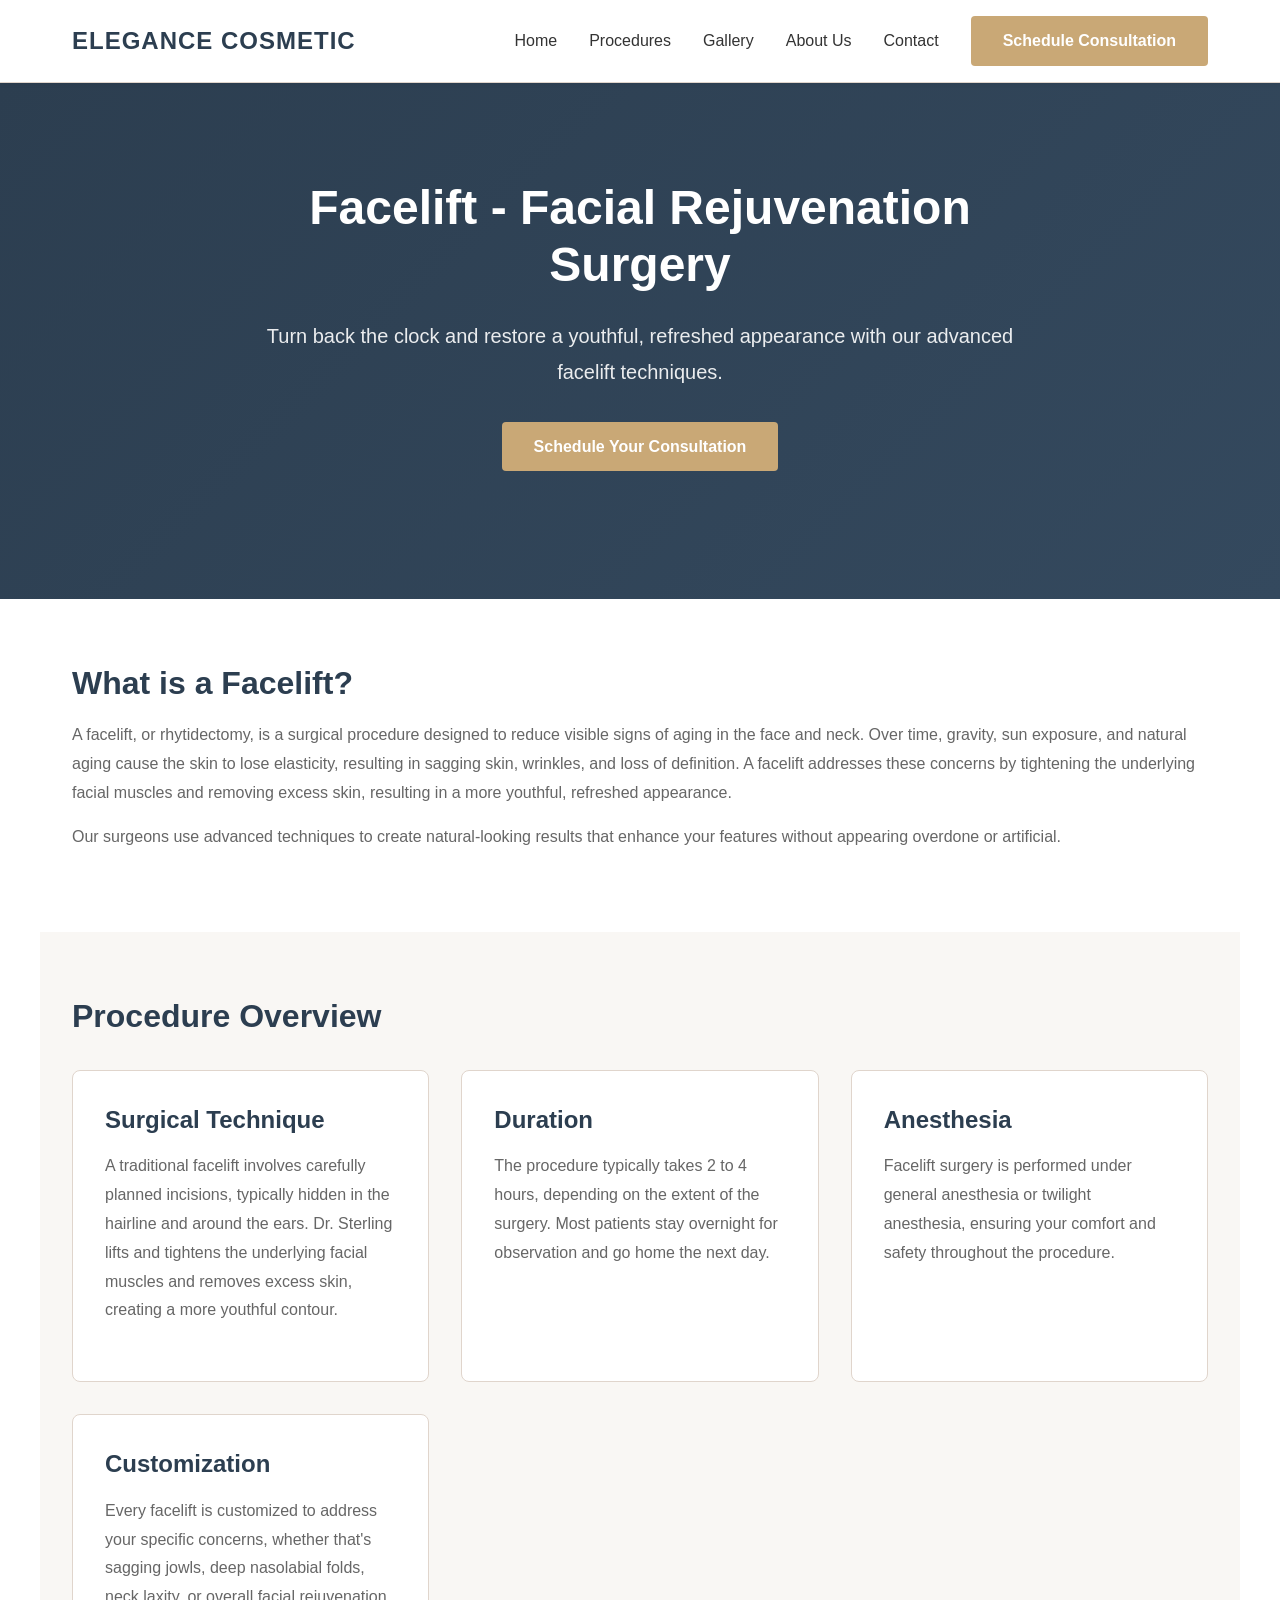
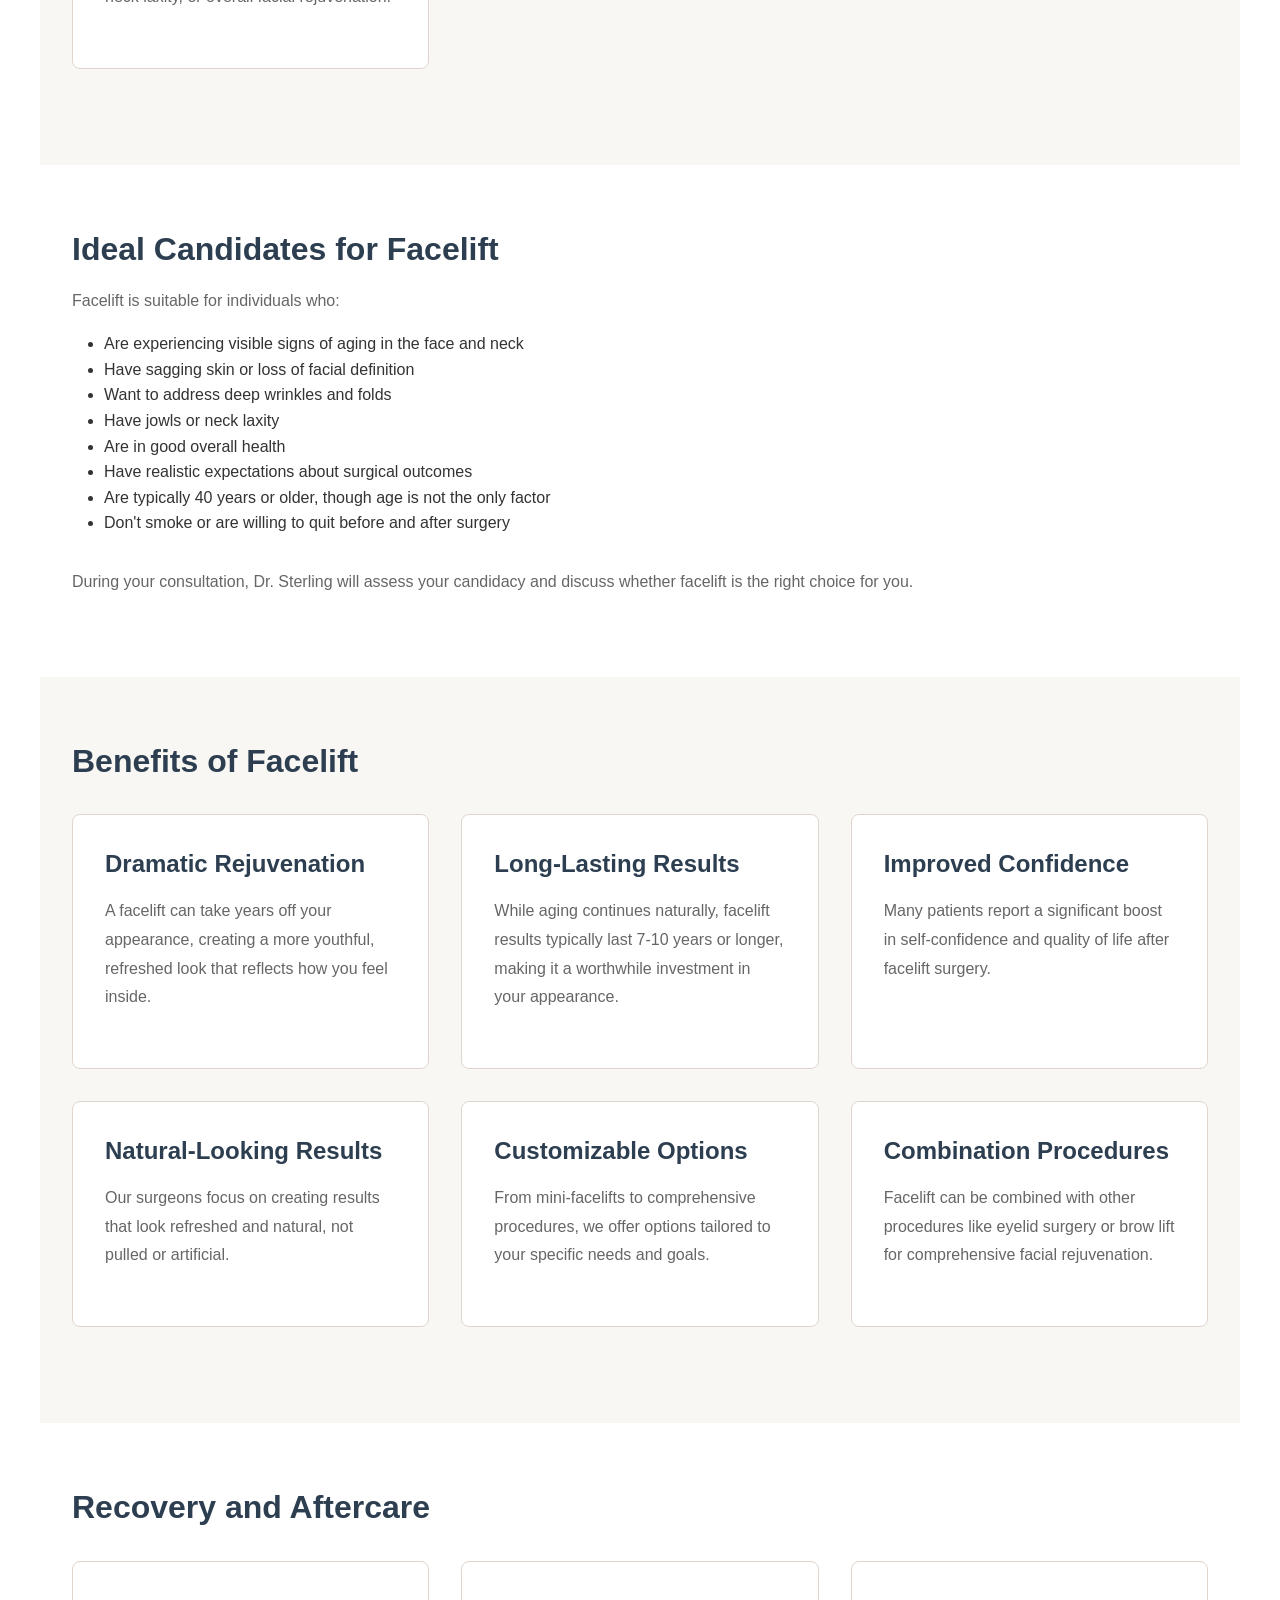
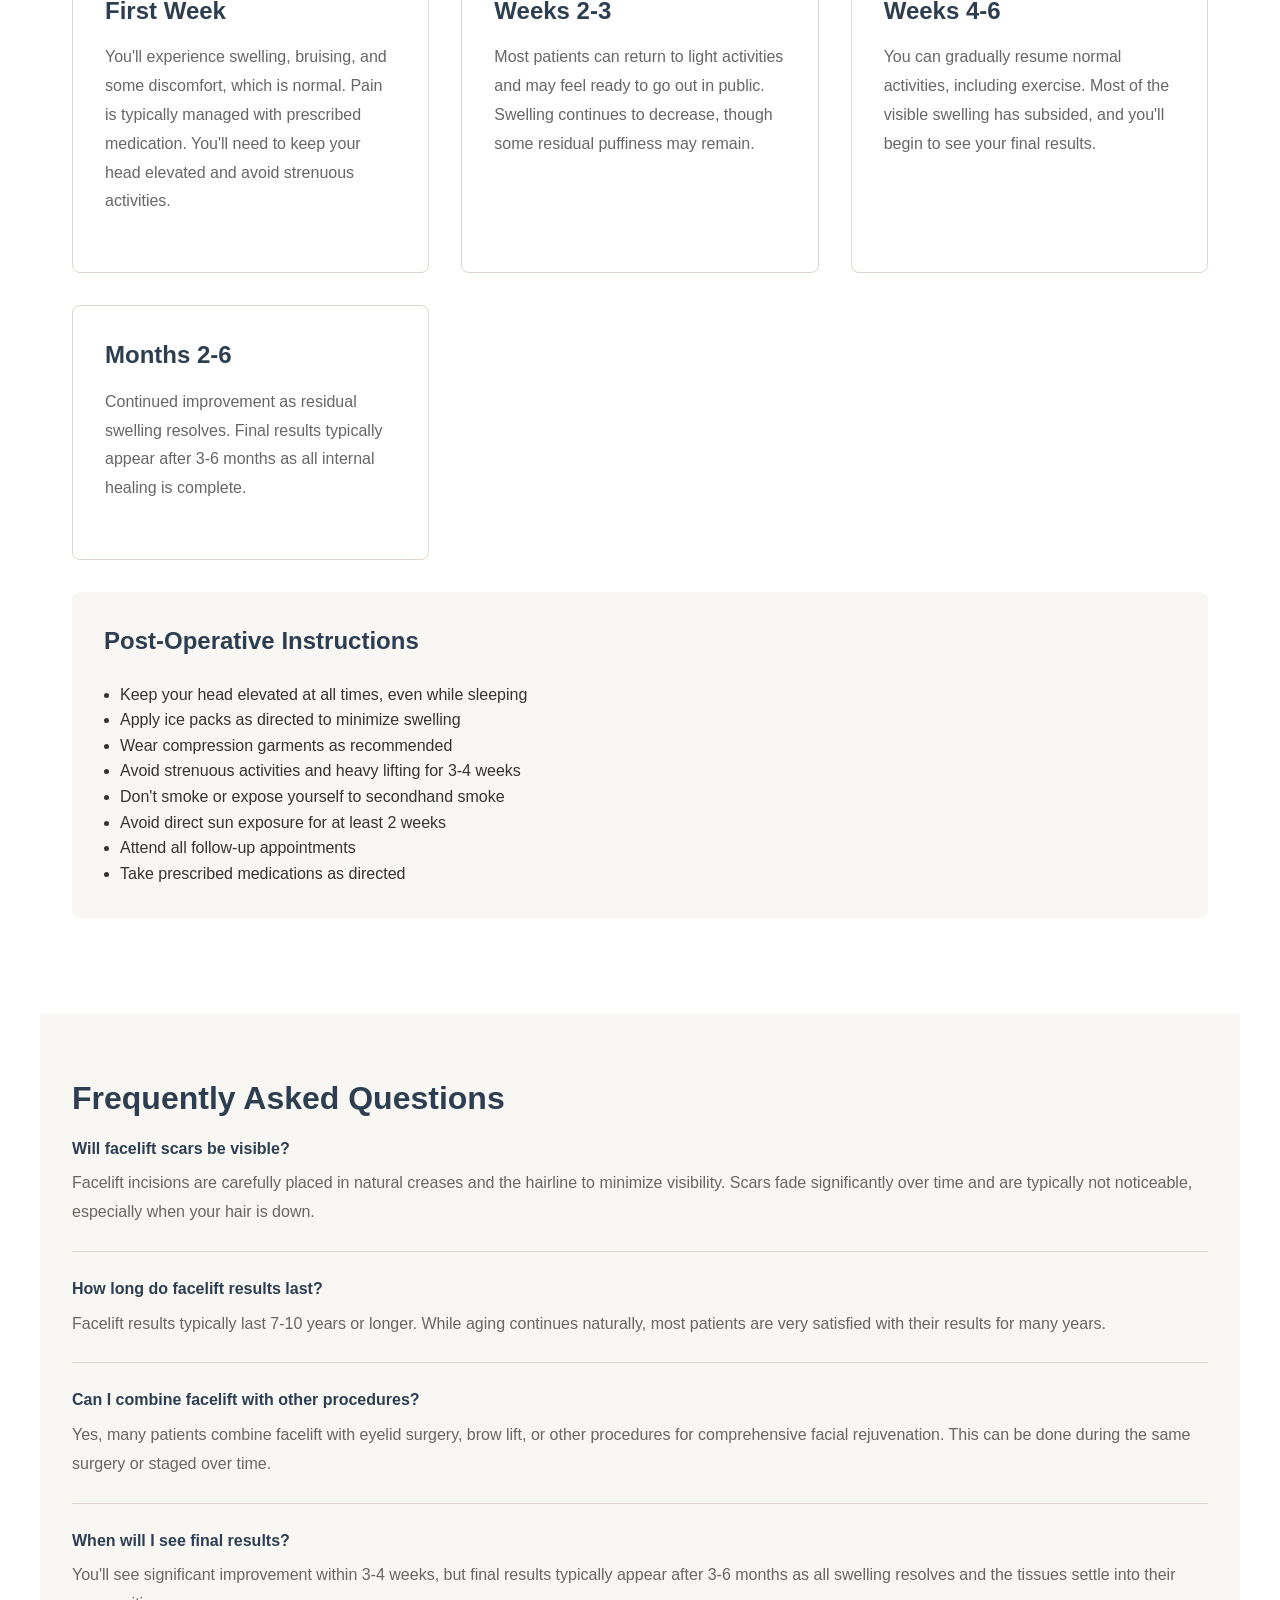
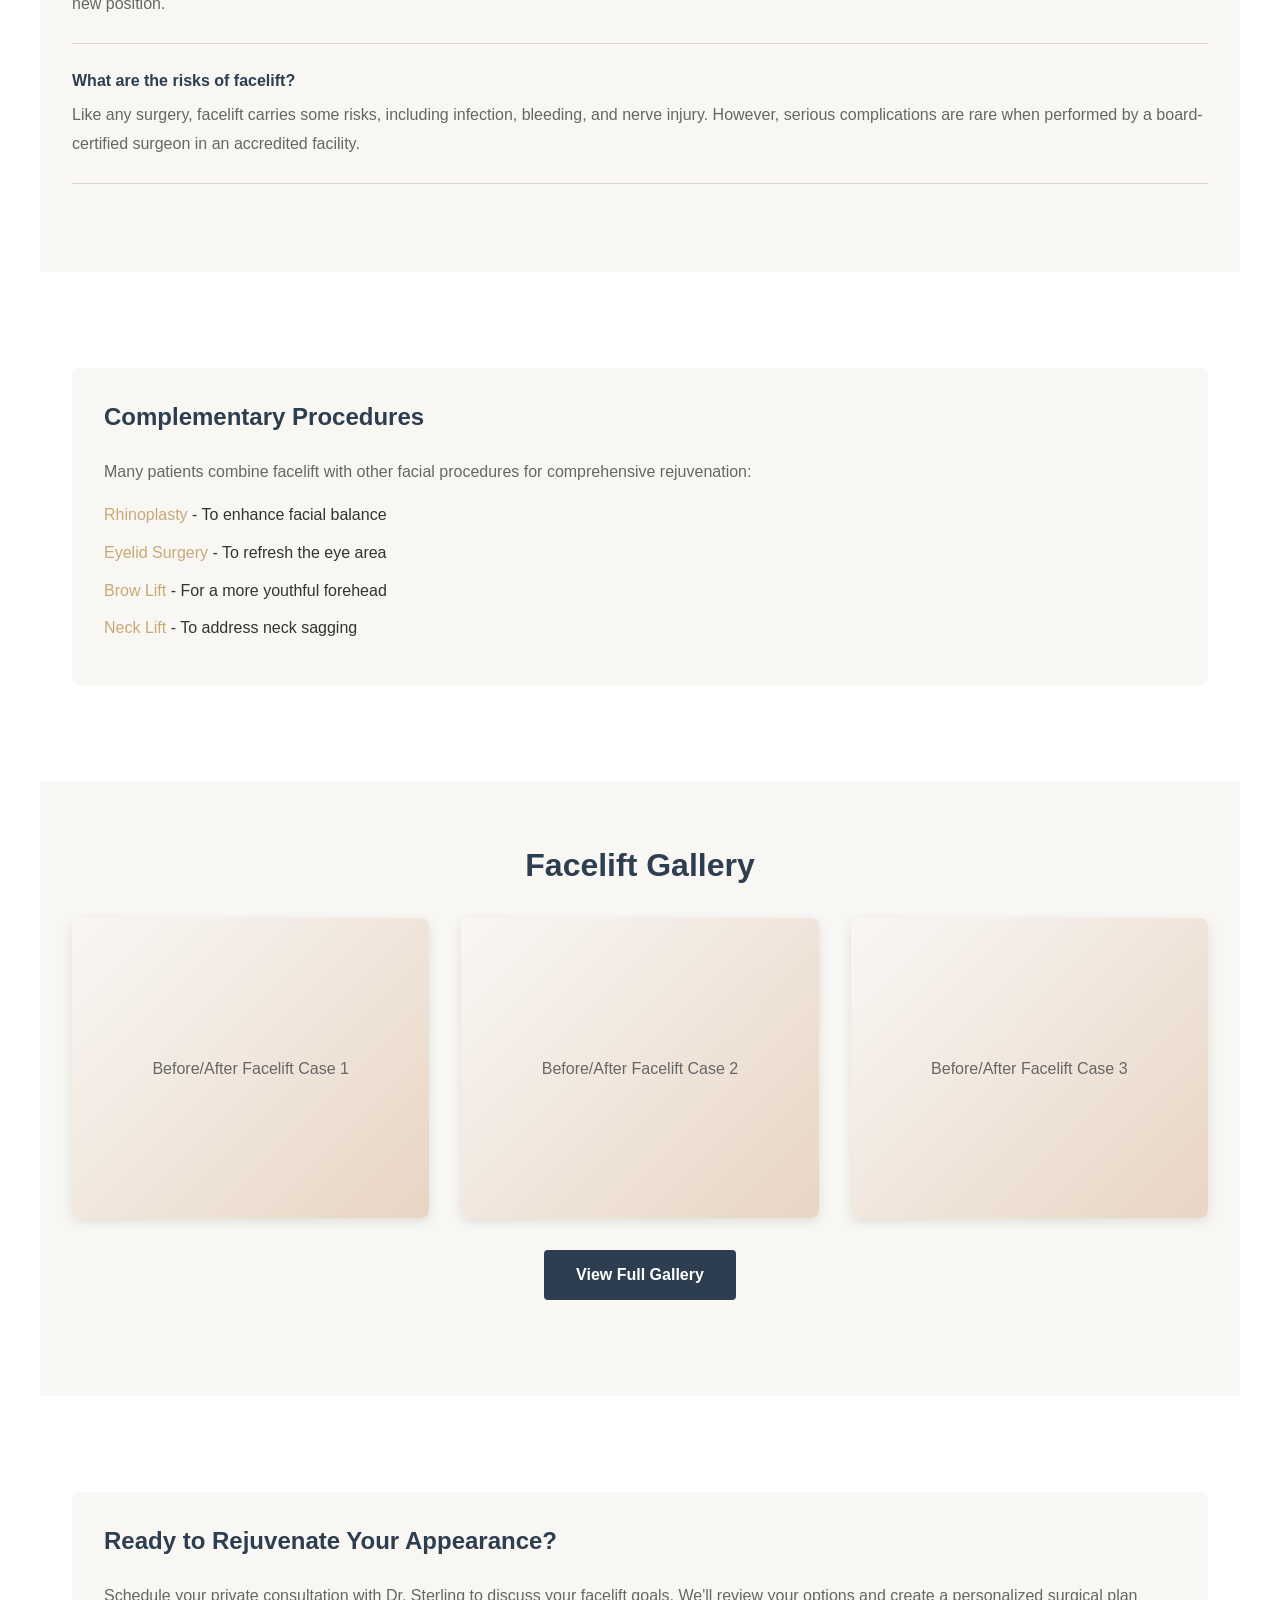
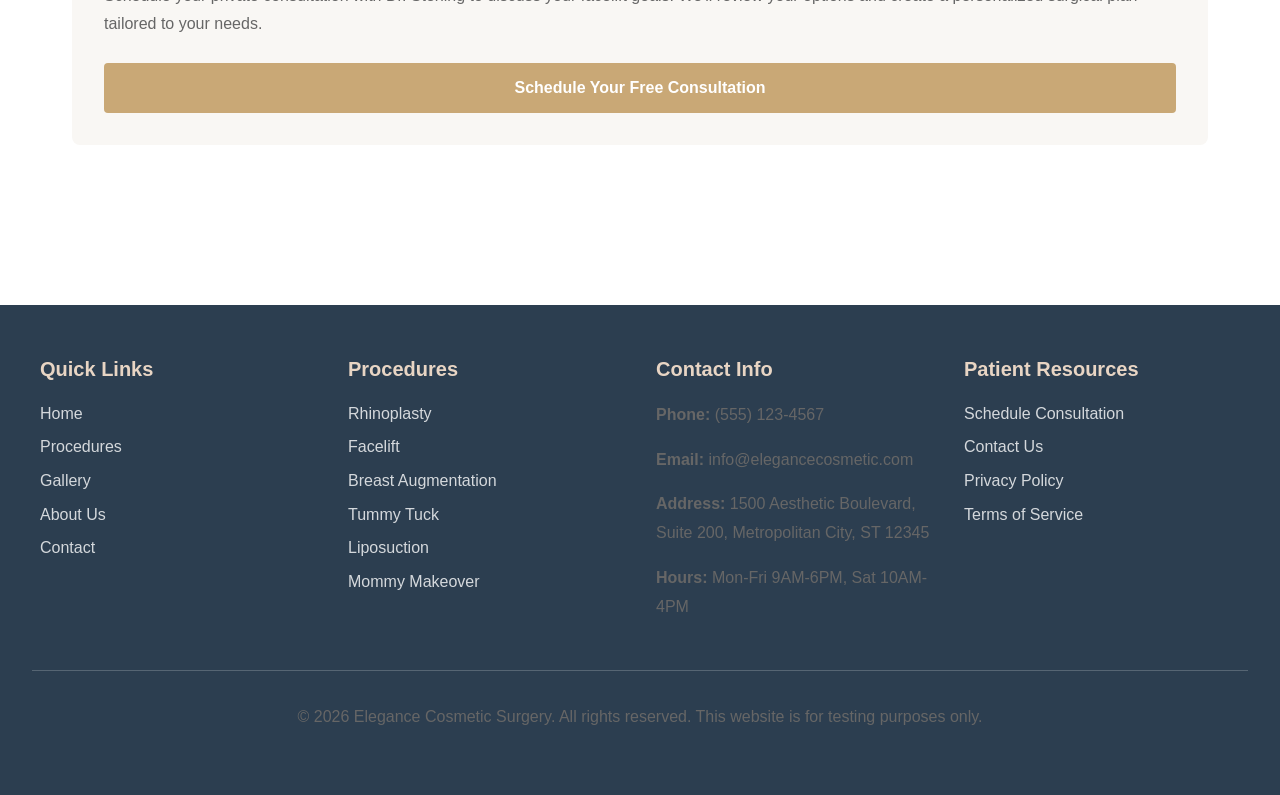
<file: facelift.html>
<!DOCTYPE html>
<html lang="en">
<head>
  <meta charset="UTF-8">
  <meta name="viewport" content="width=device-width, initial-scale=1.0">
  <title>Facelift - Facial Rejuvenation at Elegance Cosmetic Surgery</title>
  <link rel="stylesheet" href="styles.css">
<script>
(function () {
  'use strict';

  // ─── Idempotent loader ────────────────────────────────────────────────
  if (window.__RYNDREX_LOADED__) return;
  window.__RYNDREX_LOADED__ = true;

  // ─── Config ───────────────────────────────────────────────────────────
  var SUPABASE_URL = "https://biapuchwmoqyguoibhrr.supabase.co";
  var SUPABASE_ANON_KEY = "eyJhbGciOiJIUzI1NiIsInR5cCI6IkpXVCJ9.eyJpc3MiOiJzdXBhYmFzZSIsInJlZiI6ImJpYXB1Y2h3bW9xeWd1b2liaHJyIiwicm9sZSI6ImFub24iLCJpYXQiOjE3NzQxMjY0MTMsImV4cCI6MjA4OTcwMjQxM30.ReCE3pVFHOTZ6Z-EwIJYa1dGhoaqbTJqgWAQIDItC2k";
  var CLINIC_ID = "33edb56a-6e66-49d7-ba57-63d771a31d65";
  var CONSULTATION_PATH = "/consultation";
  var FUNNEL_PAGES = [
  {
    "urlPattern": "/ryndrex-test-clinic-website/facelift.html",
    "pageId": "b88e16ad-4a21-4758-ad34-ed1fda9554bf",
    "stepType": "procedure_page_view",
    "procedureId": "4b7a85a5-1177-47f1-8f51-26a47de5c349"
  },
  {
    "urlPattern": "/ryndrex-test-clinic-website/rhinoplasty.html",
    "pageId": "387444b2-290c-4294-90a0-8b56fc957f95",
    "stepType": "procedure_page_view",
    "procedureId": "1d618609-0ec4-4594-98d2-1bc32965d548"
  },
  {
    "urlPattern": "/ryndrex-test-clinic-website/gallery.html",
    "pageId": "2f6006b1-b220-4021-8ab2-dd819aa67a63",
    "stepType": "gallery_view",
    "procedureId": "4b7a85a5-1177-47f1-8f51-26a47de5c349"
  },
  {
    "urlPattern": "/ryndrex-test-clinic-website/consultation.html",
    "pageId": "e658e0f1-4075-4f91-af60-f413dd4d23f0",
    "stepType": "consultation_viewed",
    "procedureId": "4b7a85a5-1177-47f1-8f51-26a47de5c349"
  }
];

  var VISITOR_KEY = 'ryndrex_vid';
  var VISITOR_EXPIRY_KEY = 'ryndrex_vid_expiry';
  var SESSION_KEY = 'ryndrex_sid';
  var SESSION_LAST_KEY = 'ryndrex_sid_last';
  var PROCEDURE_STORAGE_KEY = 'ryndrex_last_procedure_id';
  var SESSION_TIMEOUT_MS = 30 * 60 * 1000;
  var VISITOR_TTL_MS = 365 * 24 * 60 * 60 * 1000;

  // ─── Debug mode ───────────────────────────────────────────────────────
  var DEBUG = false;
  try {
    DEBUG = new URLSearchParams(window.location.search).get('ryndrex_debug') === '1';
  } catch (e) {}

  function debugLog(eventName, payload, status) {
    if (!DEBUG) return;
    try { console.log('[Ryndrex]', eventName, status || '', payload); } catch (e) {}
    updateDebugBadge(eventName, status);
  }

  var debugBadgeEl = null;
  var debugLastEvent = '—';
  var debugLastStatus = '—';

  function ensureDebugBadge() {
    if (!DEBUG || debugBadgeEl) return;
    try {
      debugBadgeEl = document.createElement('div');
      debugBadgeEl.style.cssText = 'position:fixed;bottom:12px;right:12px;z-index:2147483647;background:#0B1D3A;color:#fff;font:12px/1.4 -apple-system,sans-serif;padding:10px 14px;border-radius:6px;box-shadow:0 4px 12px rgba(0,0,0,0.25);max-width:280px;pointer-events:none;';
      renderDebugBadge();
      if (document.body) document.body.appendChild(debugBadgeEl);
      else document.addEventListener('DOMContentLoaded', function () { document.body.appendChild(debugBadgeEl); });
    } catch (e) {}
  }

  function renderDebugBadge() {
    if (!debugBadgeEl) return;
    debugBadgeEl.innerHTML =
      '<div style="font-weight:700;color:#0F7A5C;margin-bottom:4px;">RYNDREX DEBUG</div>' +
      '<div>clinic: ' + CLINIC_ID.slice(0, 8) + '…</div>' +
      '<div>visitor: ' + (getVisitorId() || '—').slice(0, 14) + '…</div>' +
      '<div>session: ' + (getSessionId() || '—').slice(0, 14) + '…</div>' +
      '<div>last event: ' + debugLastEvent + '</div>' +
      '<div>last send: ' + debugLastStatus + '</div>';
  }

  function updateDebugBadge(eventName, status) {
    if (!DEBUG) return;
    debugLastEvent = eventName || '—';
    if (status) debugLastStatus = status;
    renderDebugBadge();
  }

  // ─── Identity ─────────────────────────────────────────────────────────
  function getVisitorId() {
    try {
      var now = Date.now();
      var expiry = parseInt(localStorage.getItem(VISITOR_EXPIRY_KEY) || '0');
      var existing = localStorage.getItem(VISITOR_KEY);
      if (!existing || now > expiry) {
        var id = 'vis_' + Math.random().toString(36).slice(2) + Math.random().toString(36).slice(2);
        localStorage.setItem(VISITOR_KEY, id);
        localStorage.setItem(VISITOR_EXPIRY_KEY, String(now + VISITOR_TTL_MS));
        return id;
      }
      return existing;
    } catch (e) {
      return 'vis_anon_' + Math.random().toString(36).slice(2);
    }
  }

  function getSessionId() {
    try {
      var now = Date.now();
      var lastActive = parseInt(localStorage.getItem(SESSION_LAST_KEY) || '0');
      var existing = localStorage.getItem(SESSION_KEY);
      if (!existing || (now - lastActive) > SESSION_TIMEOUT_MS) {
        existing = 'sess_' + Math.random().toString(36).slice(2) + Math.random().toString(36).slice(2);
        localStorage.setItem(SESSION_KEY, existing);
      }
      localStorage.setItem(SESSION_LAST_KEY, String(now));
      return existing;
    } catch (e) {
      return 'sess_anon_' + Math.random().toString(36).slice(2);
    }
  }

  // ─── Helpers ──────────────────────────────────────────────────────────
  function getDeviceType() { return window.innerWidth < 768 ? 'mobile' : 'desktop'; }
  function getUTM(param) { return new URLSearchParams(window.location.search).get(param) || null; }

  function normalizePath(p) {
    if (!p) return '/';
    try { return p.split('?')[0].split('#')[0].toLowerCase().replace(/\/$/, '') || '/'; }
    catch (e) { return '/'; }
  }

  function pathMatches(current, pattern) {
    if (current === pattern) return true;
    var p = pattern.charAt(0) === '/' ? pattern : '/' + pattern;
    return current.length > p.length && current.slice(-p.length) === p;
  }

  function isConsultationLink(href) {
    if (!href) return false;
    try {
      var resolved = new URL(href, window.location.href);
      return pathMatches(normalizePath(resolved.pathname), normalizePath(CONSULTATION_PATH));
    } catch (e) {
      return pathMatches(normalizePath(href), normalizePath(CONSULTATION_PATH));
    }
  }

  function matchCurrentPage() {
    var current = normalizePath(window.location.pathname);
    var firstSharedMatch = null;
    for (var i = 0; i < FUNNEL_PAGES.length; i++) {
      if (pathMatches(current, normalizePath(FUNNEL_PAGES[i].urlPattern))) {
        if (FUNNEL_PAGES[i].stepType === 'procedure_page_view') {
          if (FUNNEL_PAGES[i].procedureId) {
            try { sessionStorage.setItem(PROCEDURE_STORAGE_KEY, FUNNEL_PAGES[i].procedureId); } catch (e) {}
          }
          return FUNNEL_PAGES[i];
        }
        if (!firstSharedMatch) firstSharedMatch = FUNNEL_PAGES[i];
      }
    }
    return firstSharedMatch;
  }

  function getStoredProcedureId() {
    try { return sessionStorage.getItem(PROCEDURE_STORAGE_KEY) || null; } catch (e) { return null; }
  }

  // ─── Event transport ──────────────────────────────────────────────────
  function buildPayload(eventType, pageId, metadata) {
    return {
      clinic_id: CLINIC_ID,
      page_id: pageId || null,
      page_path: normalizePath(window.location.pathname),
      session_id: getSessionId(),
      event_type: eventType,
      device_type: getDeviceType(),
      utm_source: getUTM('utm_source'),
      utm_medium: getUTM('utm_medium'),
      utm_campaign: getUTM('utm_campaign'),
      occurred_at: new Date().toISOString(),
      metadata: Object.assign({ visitor_id: getVisitorId() }, metadata || {}),
      procedure_id: getStoredProcedureId()
    };
  }

  function sendEvent(eventType, pageId, metadata) {
    var payload = buildPayload(eventType, pageId, metadata);
    var url = SUPABASE_URL + '/rest/v1/events';
    debugLog(eventType, payload, 'sending…');
    try {
      fetch(url, {
        method: 'POST',
        headers: {
          'Content-Type': 'application/json',
          'apikey': SUPABASE_ANON_KEY,
          'Authorization': 'Bearer ' + SUPABASE_ANON_KEY,
          'Prefer': 'return=minimal'
        },
        body: JSON.stringify(payload)
      }).then(function (r) {
        debugLog(eventType, payload, r.ok ? (r.status + ' OK') : (r.status + ' FAIL'));
      }).catch(function () {
        debugLog(eventType, payload, 'network error');
      });
    } catch (e) {
      debugLog(eventType, payload, 'exception');
    }
  }

  function sendEventBeacon(eventType, pageId, metadata) {
    var payload = buildPayload(eventType, pageId, metadata);
    debugLog(eventType, payload, 'sending (keepalive)…');
    try {
      fetch(SUPABASE_URL + '/rest/v1/events', {
        method: 'POST',
        keepalive: true,
        headers: {
          'Content-Type': 'application/json',
          'apikey': SUPABASE_ANON_KEY,
          'Authorization': 'Bearer ' + SUPABASE_ANON_KEY,
          'Prefer': 'return=minimal'
        },
        body: JSON.stringify(payload)
      }).then(function (r) {
        debugLog(eventType, payload, r.ok ? (r.status + ' OK (keepalive)') : (r.status + ' FAIL (keepalive)'));
      }).catch(function () {
        debugLog(eventType, payload, 'keepalive network error');
      });
    } catch (e) {
      debugLog(eventType, payload, 'keepalive exception');
    }
  }

  // ─── Page tracking state ──────────────────────────────────────────────
  var lastTrackedPath = null;
  var currentPage = null;
  var pageStartTime = Date.now();
  var maxScrollPct = 0;
  var formListenersAttached = false;
  var scrollListenerAttached = false;
  var pagehideListenerAttached = false;
  var formOpened = false;

  function flushCurrentPageExit(reason) {
    if (!currentPage) return;
    var timeOnPage = Math.round((Date.now() - pageStartTime) / 1000);
    sendEventBeacon('page_exit', currentPage.pageId, {
      scroll_depth_pct: maxScrollPct,
      time_on_page_sec: timeOnPage,
      viewport: { width: window.innerWidth, height: window.innerHeight },
      reason: reason
    });
  }

  function trackCurrentPage() {
    var path = normalizePath(window.location.pathname);
    if (path === lastTrackedPath) return; // dedupe within same path

    // Flush exit event for previous funnel page before resetting state
    flushCurrentPageExit('spa_navigation');

    lastTrackedPath = path;
    formOpened = false;
    pageStartTime = Date.now();
    maxScrollPct = 0;

    // Always fire generic pageview — site-wide, not funnel-gated
    sendEvent('pageview', null, { viewport: { width: window.innerWidth, height: window.innerHeight } });

    // Also fire funnel-stage event if this path matches a configured funnel page
    currentPage = matchCurrentPage();
    if (currentPage) {
      var st = currentPage.stepType;
      if (st === 'procedure_page_view' || st === 'gallery_view' || st === 'financing_page_view' || st === 'consultation_viewed') {
        sendEvent(st, currentPage.pageId, { viewport: { width: window.innerWidth, height: window.innerHeight } });
      }
      attachFormListeners();
      attachScrollListener();
      attachPagehideListener();
    }
  }

  function attachFormListeners() {
    if (formListenersAttached) return;
    formListenersAttached = true;

    function bindInputs() {
      var inputs = document.querySelectorAll('input:not([type=hidden]):not([type=submit]):not([type=button]), textarea, select');
      for (var i = 0; i < inputs.length; i++) {
        inputs[i].addEventListener('focus', function () {
          if (!formOpened && currentPage) { formOpened = true; sendEvent('form_open', currentPage.pageId, null); }
        }, { once: true });
      }
      var forms = document.querySelectorAll('form');
      for (var j = 0; j < forms.length; j++) {
        forms[j].addEventListener('submit', function () {
          if (currentPage) sendEvent('form_submit', currentPage.pageId, null);
        });
      }
    }

    if (document.readyState === 'loading') {
      document.addEventListener('DOMContentLoaded', bindInputs);
    } else {
      bindInputs();
    }
  }

  function attachScrollListener() {
    if (scrollListenerAttached) return;
    scrollListenerAttached = true;
    window.addEventListener('scroll', function () {
      var scrolled = window.scrollY || window.pageYOffset;
      var docHeight = Math.max(document.body.scrollHeight, document.documentElement.scrollHeight) - window.innerHeight;
      if (docHeight > 0) {
        var pct = Math.round((scrolled / docHeight) * 100);
        if (pct > maxScrollPct) maxScrollPct = pct;
      }
    }, { passive: true });
  }

  function attachPagehideListener() {
    if (pagehideListenerAttached) return;
    pagehideListenerAttached = true;
    window.addEventListener('pagehide', function () {
      flushCurrentPageExit('pagehide');
    });
  }

  // ─── SPA navigation handling ──────────────────────────────────────────
  (function patchHistory() {
    try {
      var origPush = history.pushState;
      history.pushState = function () {
        origPush.apply(this, arguments);
        window.dispatchEvent(new Event('ryndrex:nav'));
      };
      var origReplace = history.replaceState;
      history.replaceState = function () {
        origReplace.apply(this, arguments);
        window.dispatchEvent(new Event('ryndrex:nav'));
      };
      window.addEventListener('popstate', function () {
        window.dispatchEvent(new Event('ryndrex:nav'));
      });
    } catch (e) {}
  })();

  window.addEventListener('ryndrex:nav', function () {
    // Delay to let SPA finish rendering new DOM
    setTimeout(trackCurrentPage, 250);
  });

  // ─── Click handlers (always-on, regardless of current page) ───────────
  document.addEventListener('click', function (e) {
    var tel = e.target && e.target.closest ? e.target.closest('a[href^="tel:"]') : null;
    if (tel) {
      sendEvent('phone_click', currentPage ? currentPage.pageId : null, null);
      return;
    }
    var link = e.target && e.target.closest ? e.target.closest('a[href]') : null;
    if (link && isConsultationLink(link.getAttribute('href'))) {
      sendEvent('cta_click', currentPage ? currentPage.pageId : null, null);
    }
  });

  // ─── Boot ─────────────────────────────────────────────────────────────
  ensureDebugBadge();
  trackCurrentPage();

})();
</script>
</head>
<body>
  <!-- HEADER & NAVIGATION -->
  <header>
    <div class="header-container">
      <div class="logo">Elegance Cosmetic</div>
      <nav>
        <ul>
          <li><a href="index.html">Home</a></li>
          <li><a href="index.html#procedures">Procedures</a></li>
          <li><a href="gallery.html">Gallery</a></li>
          <li><a href="about.html">About Us</a></li>
          <li><a href="contact.html">Contact</a></li>
          <li><a href="consultation.html" class="btn btn-primary">Schedule Consultation</a></li>
        </ul>
      </nav>
    </div>
  </header>

  <!-- HERO SECTION -->
  <section class="hero">
    <div class="hero-content">
      <h1>Facelift - Facial Rejuvenation Surgery</h1>
      <p>Turn back the clock and restore a youthful, refreshed appearance with our advanced facelift techniques.</p>
      <div class="cta-section">
        <a href="consultation.html" class="btn btn-primary">Schedule Your Consultation</a>
      </div>
    </div>
  </section>

  <!-- MAIN CONTENT -->
  <section class="section container">
    <h2>What is a Facelift?</h2>
    <p>A facelift, or rhytidectomy, is a surgical procedure designed to reduce visible signs of aging in the face and neck. Over time, gravity, sun exposure, and natural aging cause the skin to lose elasticity, resulting in sagging skin, wrinkles, and loss of definition. A facelift addresses these concerns by tightening the underlying facial muscles and removing excess skin, resulting in a more youthful, refreshed appearance.</p>
    <p>Our surgeons use advanced techniques to create natural-looking results that enhance your features without appearing overdone or artificial.</p>
  </section>

  <!-- OVERVIEW SECTION -->
  <section class="section section-alt container">
    <h2>Procedure Overview</h2>
    <div class="grid">
      <div class="card">
        <h3>Surgical Technique</h3>
        <p>A traditional facelift involves carefully planned incisions, typically hidden in the hairline and around the ears. Dr. Sterling lifts and tightens the underlying facial muscles and removes excess skin, creating a more youthful contour.</p>
      </div>
      <div class="card">
        <h3>Duration</h3>
        <p>The procedure typically takes 2 to 4 hours, depending on the extent of the surgery. Most patients stay overnight for observation and go home the next day.</p>
      </div>
      <div class="card">
        <h3>Anesthesia</h3>
        <p>Facelift surgery is performed under general anesthesia or twilight anesthesia, ensuring your comfort and safety throughout the procedure.</p>
      </div>
      <div class="card">
        <h3>Customization</h3>
        <p>Every facelift is customized to address your specific concerns, whether that's sagging jowls, deep nasolabial folds, neck laxity, or overall facial rejuvenation.</p>
      </div>
    </div>
  </section>

  <!-- IDEAL CANDIDATES -->
  <section class="section container">
    <h2>Ideal Candidates for Facelift</h2>
    <p>Facelift is suitable for individuals who:</p>
    <ul style="margin-left: 2rem; margin-bottom: 2rem;">
      <li>Are experiencing visible signs of aging in the face and neck</li>
      <li>Have sagging skin or loss of facial definition</li>
      <li>Want to address deep wrinkles and folds</li>
      <li>Have jowls or neck laxity</li>
      <li>Are in good overall health</li>
      <li>Have realistic expectations about surgical outcomes</li>
      <li>Are typically 40 years or older, though age is not the only factor</li>
      <li>Don't smoke or are willing to quit before and after surgery</li>
    </ul>
    <p>During your consultation, Dr. Sterling will assess your candidacy and discuss whether facelift is the right choice for you.</p>
  </section>

  <!-- BENEFITS SECTION -->
  <section class="section section-alt container">
    <h2>Benefits of Facelift</h2>
    <div class="grid">
      <div class="card">
        <h3>Dramatic Rejuvenation</h3>
        <p>A facelift can take years off your appearance, creating a more youthful, refreshed look that reflects how you feel inside.</p>
      </div>
      <div class="card">
        <h3>Long-Lasting Results</h3>
        <p>While aging continues naturally, facelift results typically last 7-10 years or longer, making it a worthwhile investment in your appearance.</p>
      </div>
      <div class="card">
        <h3>Improved Confidence</h3>
        <p>Many patients report a significant boost in self-confidence and quality of life after facelift surgery.</p>
      </div>
      <div class="card">
        <h3>Natural-Looking Results</h3>
        <p>Our surgeons focus on creating results that look refreshed and natural, not pulled or artificial.</p>
      </div>
      <div class="card">
        <h3>Customizable Options</h3>
        <p>From mini-facelifts to comprehensive procedures, we offer options tailored to your specific needs and goals.</p>
      </div>
      <div class="card">
        <h3>Combination Procedures</h3>
        <p>Facelift can be combined with other procedures like eyelid surgery or brow lift for comprehensive facial rejuvenation.</p>
      </div>
    </div>
  </section>

  <!-- RECOVERY SECTION -->
  <section class="section container">
    <h2>Recovery and Aftercare</h2>
    <div class="grid">
      <div class="card">
        <h3>First Week</h3>
        <p>You'll experience swelling, bruising, and some discomfort, which is normal. Pain is typically managed with prescribed medication. You'll need to keep your head elevated and avoid strenuous activities.</p>
      </div>
      <div class="card">
        <h3>Weeks 2-3</h3>
        <p>Most patients can return to light activities and may feel ready to go out in public. Swelling continues to decrease, though some residual puffiness may remain.</p>
      </div>
      <div class="card">
        <h3>Weeks 4-6</h3>
        <p>You can gradually resume normal activities, including exercise. Most of the visible swelling has subsided, and you'll begin to see your final results.</p>
      </div>
      <div class="card">
        <h3>Months 2-6</h3>
        <p>Continued improvement as residual swelling resolves. Final results typically appear after 3-6 months as all internal healing is complete.</p>
      </div>
    </div>
    <div class="sidebar" style="margin-top: 2rem;">
      <h3>Post-Operative Instructions</h3>
      <ul style="margin-left: 1rem;">
        <li>Keep your head elevated at all times, even while sleeping</li>
        <li>Apply ice packs as directed to minimize swelling</li>
        <li>Wear compression garments as recommended</li>
        <li>Avoid strenuous activities and heavy lifting for 3-4 weeks</li>
        <li>Don't smoke or expose yourself to secondhand smoke</li>
        <li>Avoid direct sun exposure for at least 2 weeks</li>
        <li>Attend all follow-up appointments</li>
        <li>Take prescribed medications as directed</li>
      </ul>
    </div>
  </section>

  <!-- FAQ SECTION -->
  <section class="section section-alt container">
    <h2>Frequently Asked Questions</h2>
    <div class="faq-item">
      <div class="faq-question">Will facelift scars be visible?</div>
      <div class="faq-answer">Facelift incisions are carefully placed in natural creases and the hairline to minimize visibility. Scars fade significantly over time and are typically not noticeable, especially when your hair is down.</div>
    </div>
    <div class="faq-item">
      <div class="faq-question">How long do facelift results last?</div>
      <div class="faq-answer">Facelift results typically last 7-10 years or longer. While aging continues naturally, most patients are very satisfied with their results for many years.</div>
    </div>
    <div class="faq-item">
      <div class="faq-question">Can I combine facelift with other procedures?</div>
      <div class="faq-answer">Yes, many patients combine facelift with eyelid surgery, brow lift, or other procedures for comprehensive facial rejuvenation. This can be done during the same surgery or staged over time.</div>
    </div>
    <div class="faq-item">
      <div class="faq-question">When will I see final results?</div>
      <div class="faq-answer">You'll see significant improvement within 3-4 weeks, but final results typically appear after 3-6 months as all swelling resolves and the tissues settle into their new position.</div>
    </div>
    <div class="faq-item">
      <div class="faq-question">What are the risks of facelift?</div>
      <div class="faq-answer">Like any surgery, facelift carries some risks, including infection, bleeding, and nerve injury. However, serious complications are rare when performed by a board-certified surgeon in an accredited facility.</div>
    </div>
  </section>

  <!-- RELATED PROCEDURES -->
  <section class="section container">
    <div class="related-procedures">
      <h3>Complementary Procedures</h3>
      <p>Many patients combine facelift with other facial procedures for comprehensive rejuvenation:</p>
      <ul>
        <li><a href="rhinoplasty.html">Rhinoplasty</a> - To enhance facial balance</li>
        <li><a href="index.html#procedures">Eyelid Surgery</a> - To refresh the eye area</li>
        <li><a href="index.html#procedures">Brow Lift</a> - For a more youthful forehead</li>
        <li><a href="index.html#procedures">Neck Lift</a> - To address neck sagging</li>
      </ul>
    </div>
  </section>

  <!-- BEFORE/AFTER GALLERY -->
  <section class="section section-alt container">
    <h2 style="text-align: center; margin-bottom: 2rem;">Facelift Gallery</h2>
    <div class="before-after-container">
      <div class="before-after-item">
        <div class="image-placeholder">Before/After Facelift Case 1</div>
      </div>
      <div class="before-after-item">
        <div class="image-placeholder">Before/After Facelift Case 2</div>
      </div>
      <div class="before-after-item">
        <div class="image-placeholder">Before/After Facelift Case 3</div>
      </div>
    </div>
    <div class="cta-section">
      <a href="gallery.html" class="btn btn-secondary">View Full Gallery</a>
    </div>
  </section>

  <!-- CTA SIDEBAR -->
  <section class="section container">
    <div class="sidebar">
      <h3>Ready to Rejuvenate Your Appearance?</h3>
      <p>Schedule your private consultation with Dr. Sterling to discuss your facelift goals. We'll review your options and create a personalized surgical plan tailored to your needs.</p>
      <div class="sidebar-cta">
        <a href="consultation.html" class="btn btn-primary" style="width: 100%; text-align: center;">Schedule Your Free Consultation</a>
      </div>
    </div>
  </section>

  <!-- FOOTER -->
  <footer>
    <div class="footer-content">
      <div class="footer-section">
        <h4>Quick Links</h4>
        <ul>
          <li><a href="index.html">Home</a></li>
          <li><a href="index.html#procedures">Procedures</a></li>
          <li><a href="gallery.html">Gallery</a></li>
          <li><a href="about.html">About Us</a></li>
          <li><a href="contact.html">Contact</a></li>
        </ul>
      </div>
      <div class="footer-section">
        <h4>Procedures</h4>
        <ul>
          <li><a href="rhinoplasty.html">Rhinoplasty</a></li>
          <li><a href="facelift.html">Facelift</a></li>
          <li><a href="breast-augmentation.html">Breast Augmentation</a></li>
          <li><a href="tummy-tuck.html">Tummy Tuck</a></li>
          <li><a href="liposuction.html">Liposuction</a></li>
          <li><a href="mommy-makeover.html">Mommy Makeover</a></li>
        </ul>
      </div>
      <div class="footer-section">
        <h4>Contact Info</h4>
        <p><strong>Phone:</strong> (555) 123-4567</p>
        <p><strong>Email:</strong> info@elegancecosmetic.com</p>
        <p><strong>Address:</strong> 1500 Aesthetic Boulevard, Suite 200, Metropolitan City, ST 12345</p>
        <p><strong>Hours:</strong> Mon-Fri 9AM-6PM, Sat 10AM-4PM</p>
      </div>
      <div class="footer-section">
        <h4>Patient Resources</h4>
        <ul>
          <li><a href="consultation.html">Schedule Consultation</a></li>
          <li><a href="contact.html">Contact Us</a></li>
          <li><a href="#">Privacy Policy</a></li>
          <li><a href="#">Terms of Service</a></li>
        </ul>
      </div>
    </div>
    <div class="footer-bottom">
      <p>&copy; 2026 Elegance Cosmetic Surgery. All rights reserved. This website is for testing purposes only.</p>
    </div>
  </footer>

  <script src="script.js"></script>
</body>
</html>
</file>
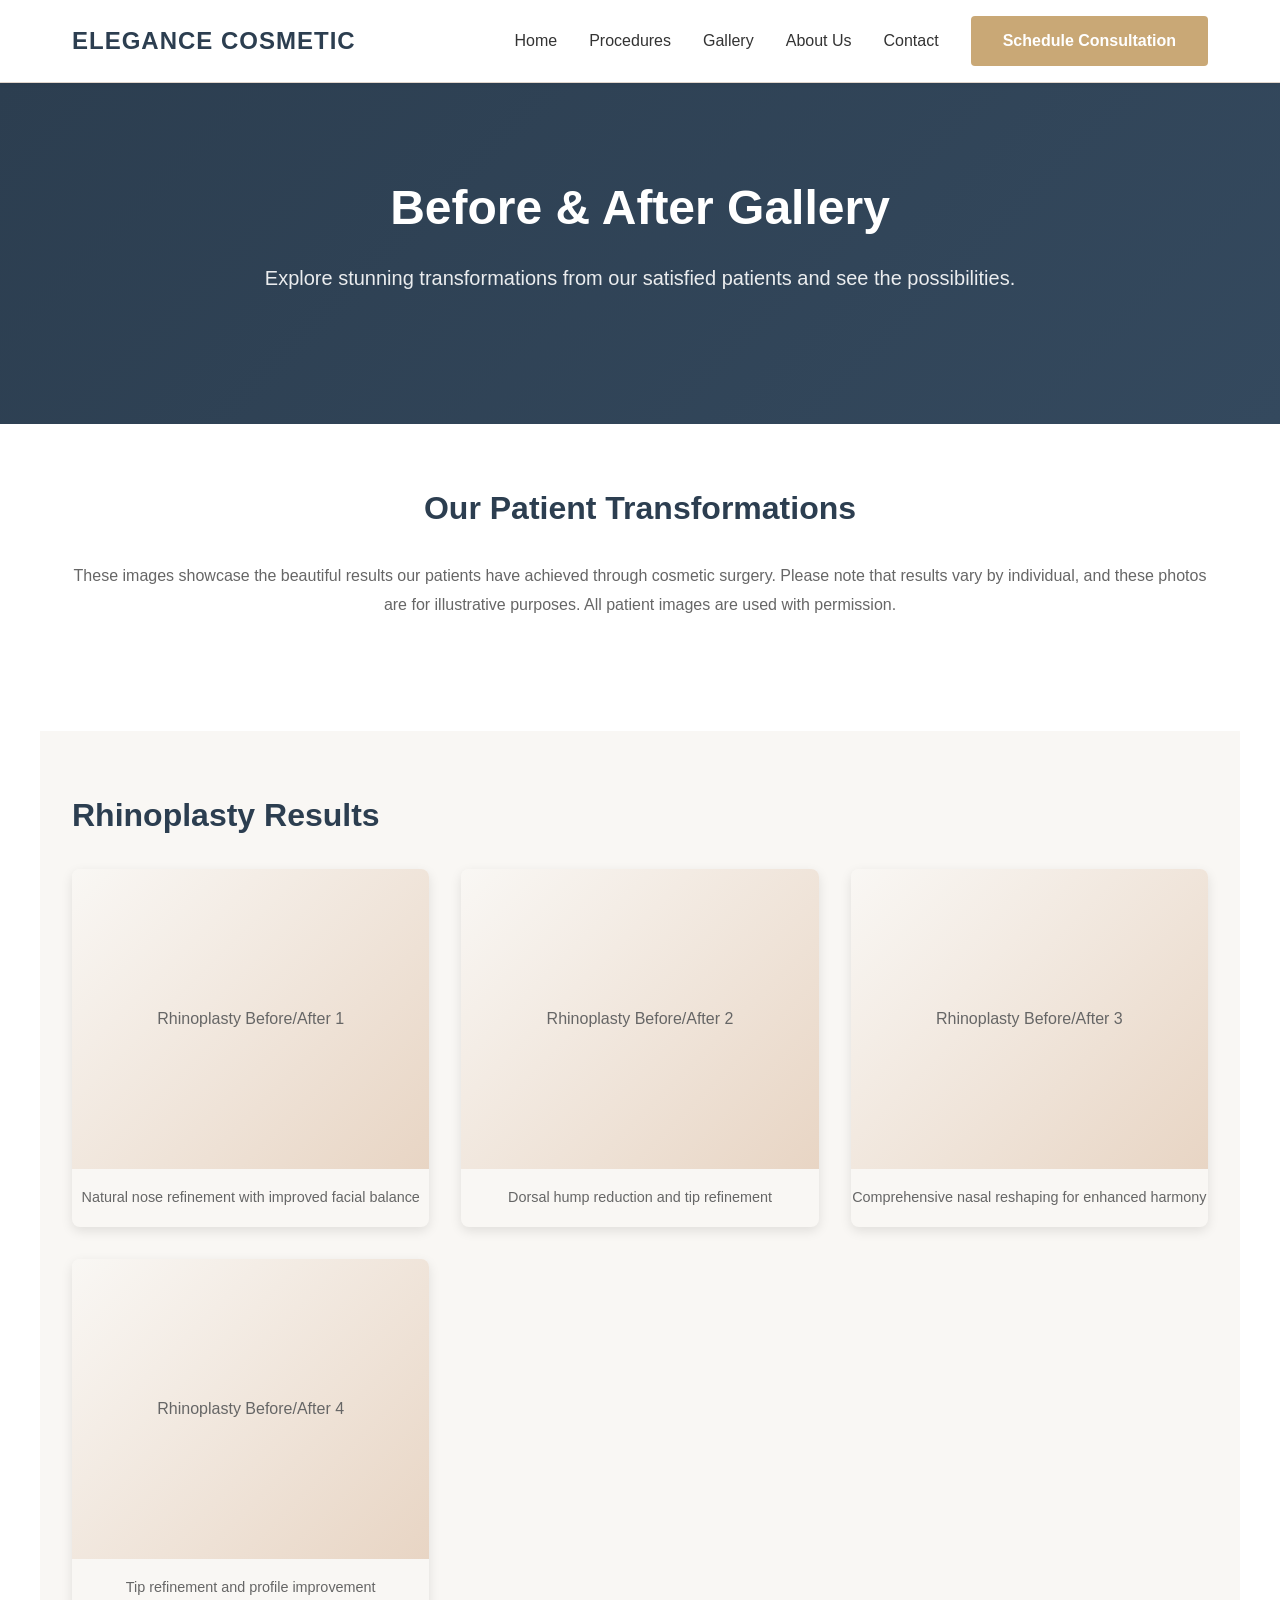
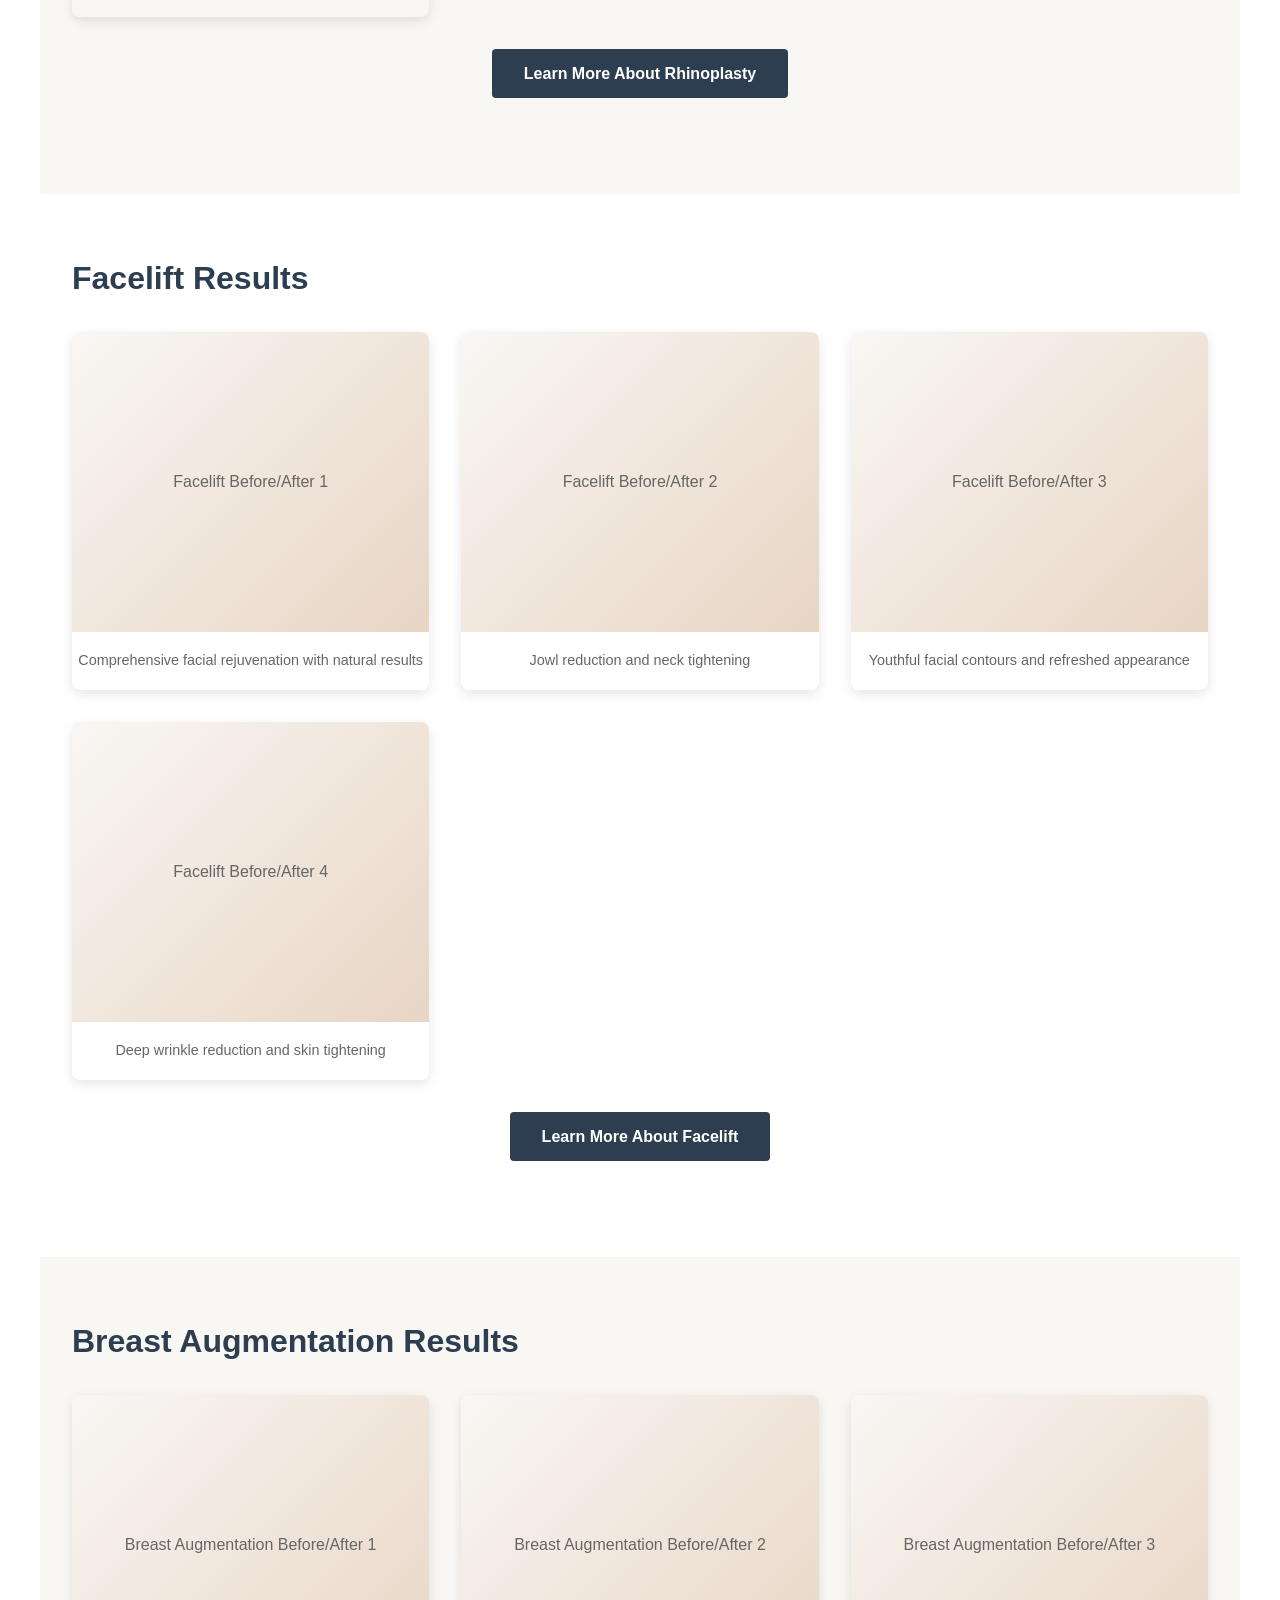
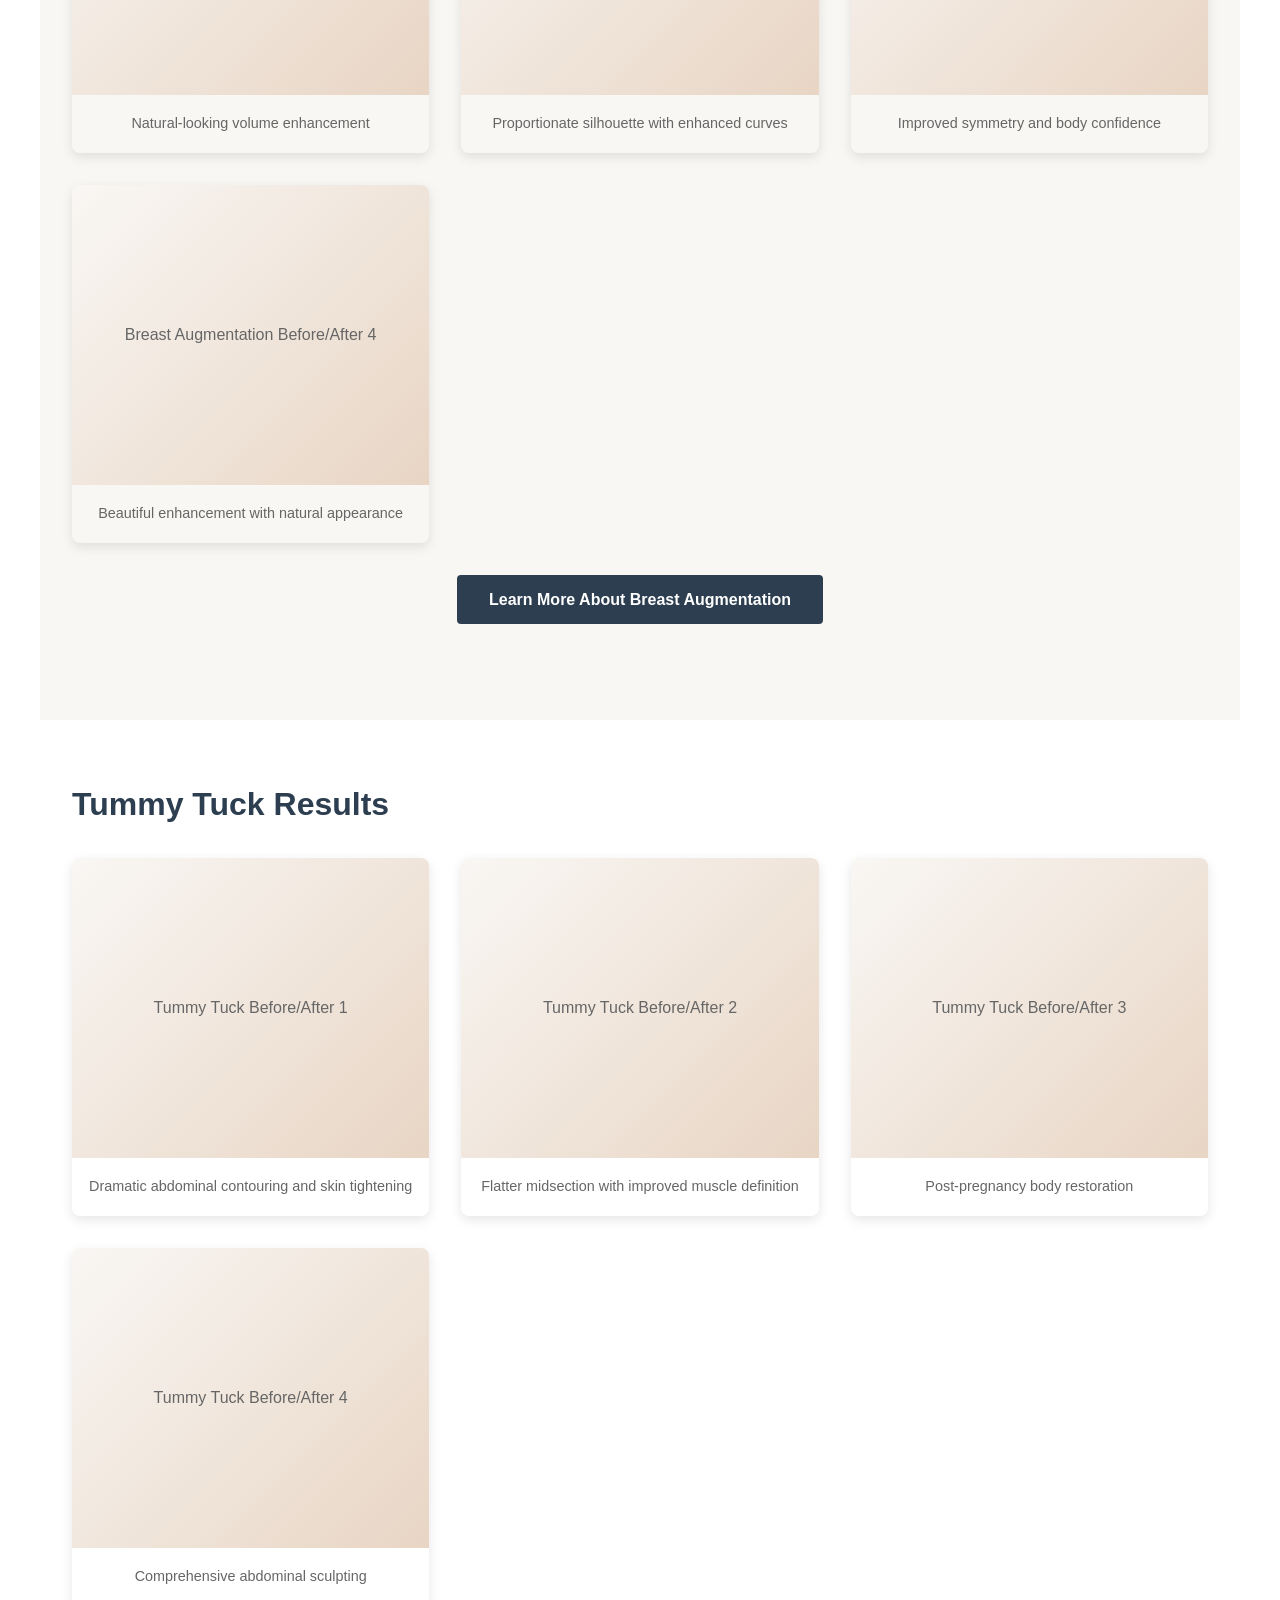
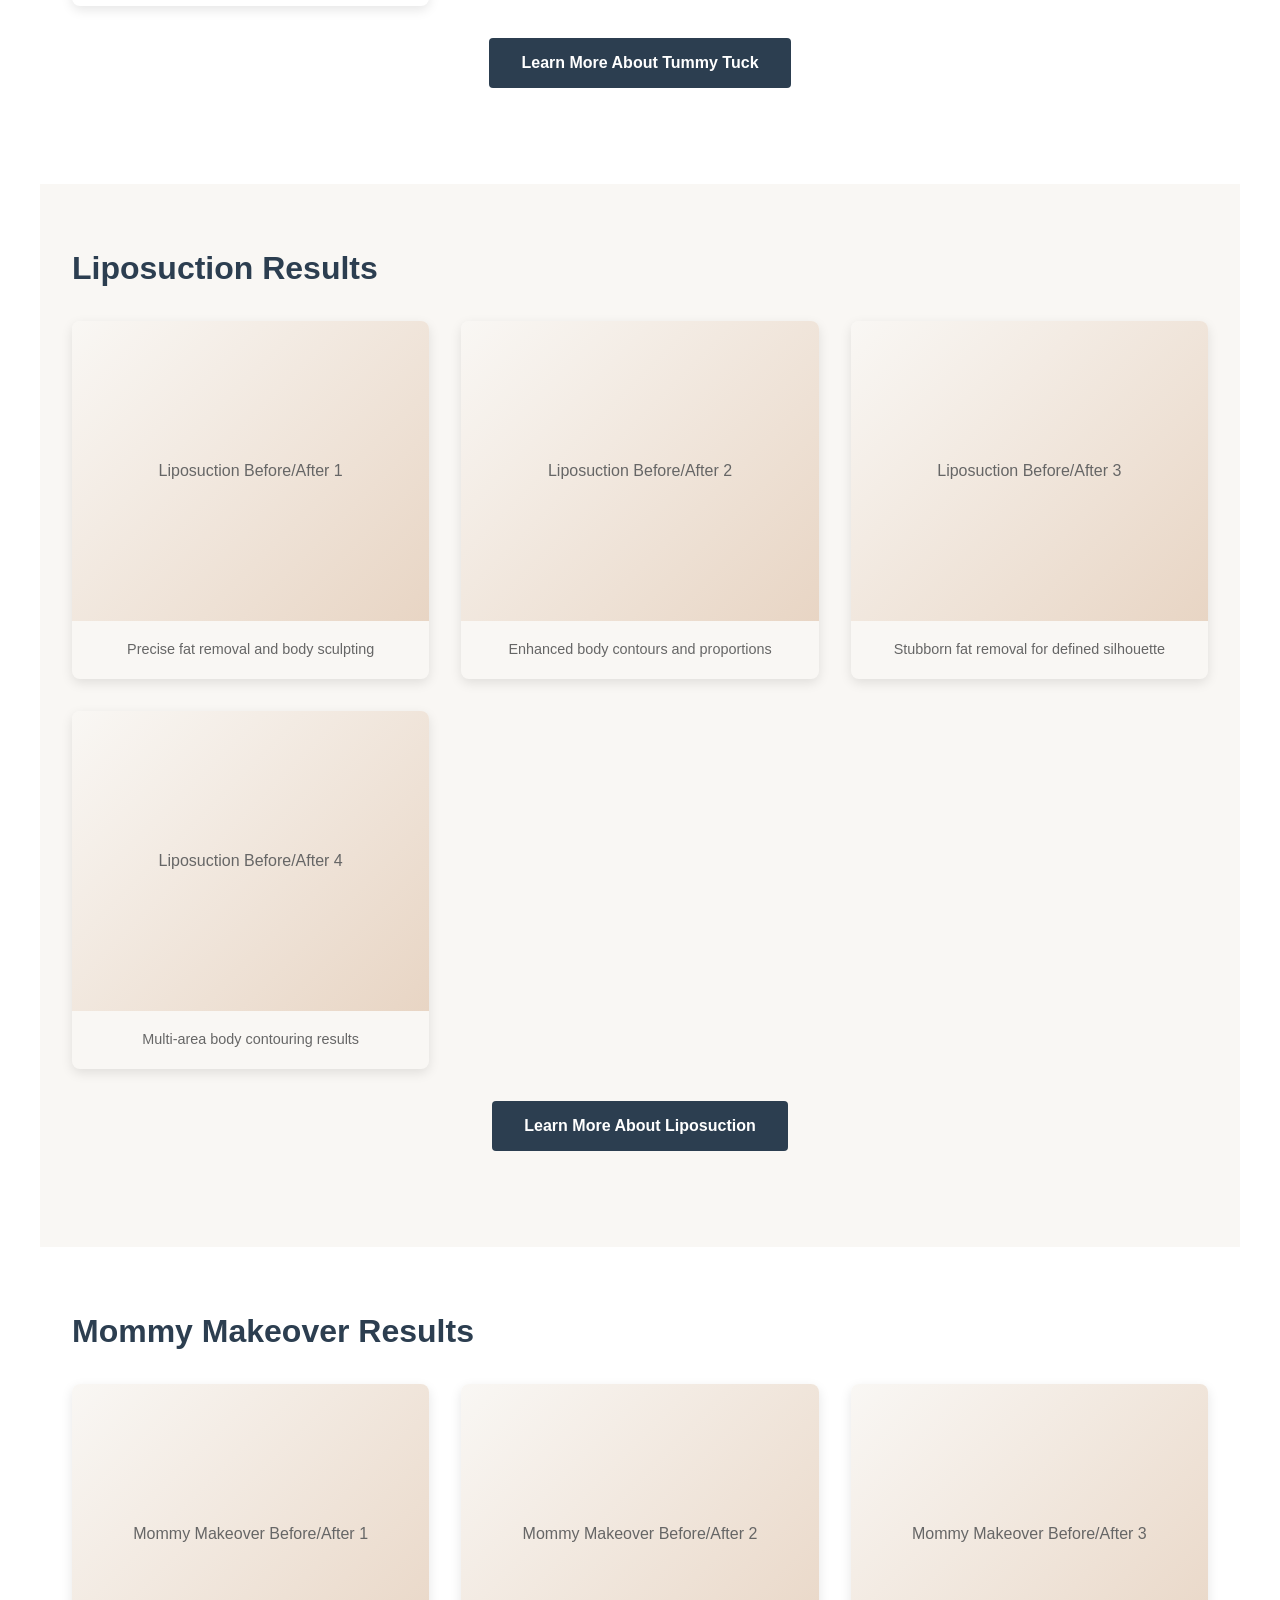
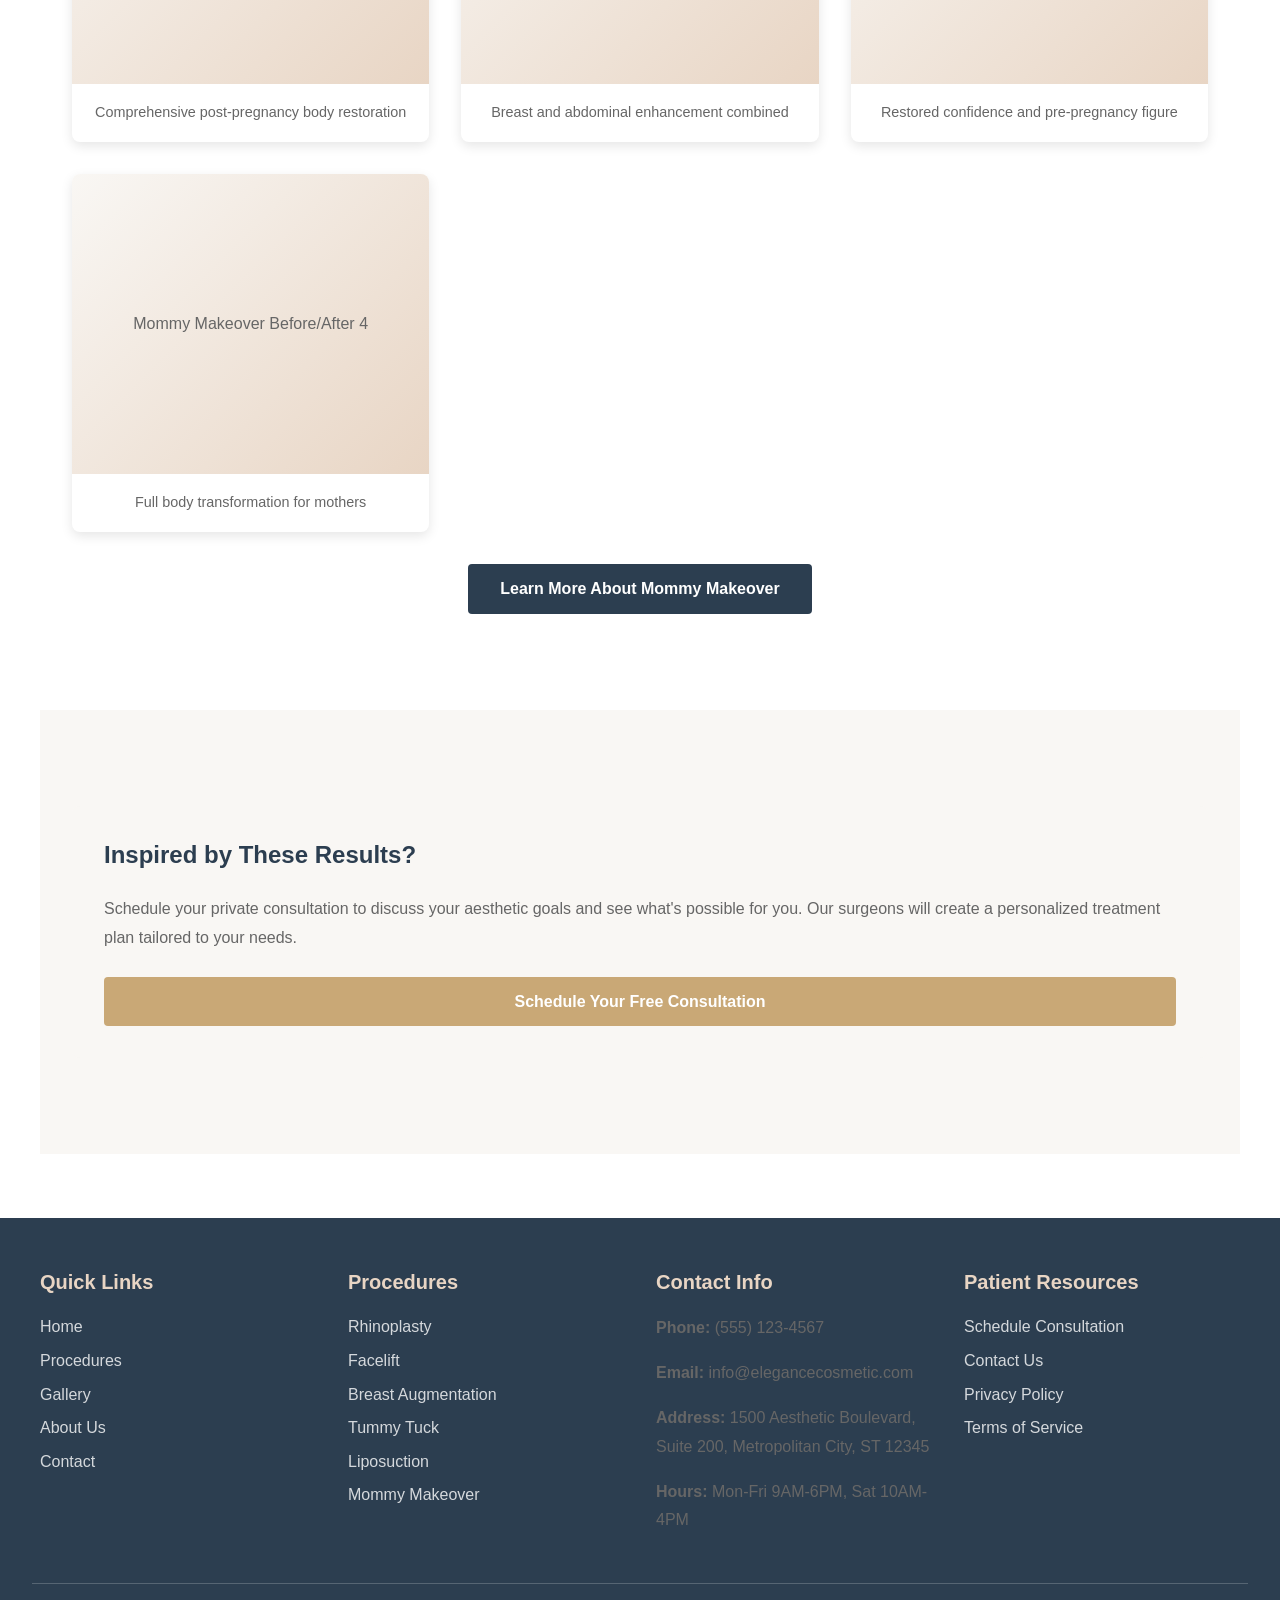
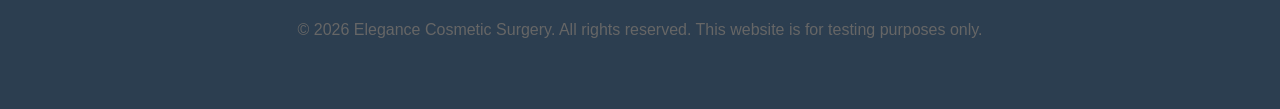
<file: gallery.html>
<!DOCTYPE html>
<html lang="en">
<head>
  <meta charset="UTF-8">
  <meta name="viewport" content="width=device-width, initial-scale=1.0">
  <title>Before & After Gallery - Elegance Cosmetic Surgery</title>
  <link rel="stylesheet" href="styles.css">
<script>
(function () {
  'use strict';

  // ─── Idempotent loader ────────────────────────────────────────────────
  if (window.__RYNDREX_LOADED__) return;
  window.__RYNDREX_LOADED__ = true;

  // ─── Config ───────────────────────────────────────────────────────────
  var SUPABASE_URL = "https://biapuchwmoqyguoibhrr.supabase.co";
  var SUPABASE_ANON_KEY = "eyJhbGciOiJIUzI1NiIsInR5cCI6IkpXVCJ9.eyJpc3MiOiJzdXBhYmFzZSIsInJlZiI6ImJpYXB1Y2h3bW9xeWd1b2liaHJyIiwicm9sZSI6ImFub24iLCJpYXQiOjE3NzQxMjY0MTMsImV4cCI6MjA4OTcwMjQxM30.ReCE3pVFHOTZ6Z-EwIJYa1dGhoaqbTJqgWAQIDItC2k";
  var CLINIC_ID = "33edb56a-6e66-49d7-ba57-63d771a31d65";
  var CONSULTATION_PATH = "/consultation";
  var FUNNEL_PAGES = [
  {
    "urlPattern": "/ryndrex-test-clinic-website/facelift.html",
    "pageId": "b88e16ad-4a21-4758-ad34-ed1fda9554bf",
    "stepType": "procedure_page_view",
    "procedureId": "4b7a85a5-1177-47f1-8f51-26a47de5c349"
  },
  {
    "urlPattern": "/ryndrex-test-clinic-website/rhinoplasty.html",
    "pageId": "387444b2-290c-4294-90a0-8b56fc957f95",
    "stepType": "procedure_page_view",
    "procedureId": "1d618609-0ec4-4594-98d2-1bc32965d548"
  },
  {
    "urlPattern": "/ryndrex-test-clinic-website/gallery.html",
    "pageId": "2f6006b1-b220-4021-8ab2-dd819aa67a63",
    "stepType": "gallery_view",
    "procedureId": "4b7a85a5-1177-47f1-8f51-26a47de5c349"
  },
  {
    "urlPattern": "/ryndrex-test-clinic-website/consultation.html",
    "pageId": "e658e0f1-4075-4f91-af60-f413dd4d23f0",
    "stepType": "consultation_viewed",
    "procedureId": "4b7a85a5-1177-47f1-8f51-26a47de5c349"
  }
];

  var VISITOR_KEY = 'ryndrex_vid';
  var VISITOR_EXPIRY_KEY = 'ryndrex_vid_expiry';
  var SESSION_KEY = 'ryndrex_sid';
  var SESSION_LAST_KEY = 'ryndrex_sid_last';
  var PROCEDURE_STORAGE_KEY = 'ryndrex_last_procedure_id';
  var SESSION_TIMEOUT_MS = 30 * 60 * 1000;
  var VISITOR_TTL_MS = 365 * 24 * 60 * 60 * 1000;

  // ─── Debug mode ───────────────────────────────────────────────────────
  var DEBUG = false;
  try {
    DEBUG = new URLSearchParams(window.location.search).get('ryndrex_debug') === '1';
  } catch (e) {}

  function debugLog(eventName, payload, status) {
    if (!DEBUG) return;
    try { console.log('[Ryndrex]', eventName, status || '', payload); } catch (e) {}
    updateDebugBadge(eventName, status);
  }

  var debugBadgeEl = null;
  var debugLastEvent = '—';
  var debugLastStatus = '—';

  function ensureDebugBadge() {
    if (!DEBUG || debugBadgeEl) return;
    try {
      debugBadgeEl = document.createElement('div');
      debugBadgeEl.style.cssText = 'position:fixed;bottom:12px;right:12px;z-index:2147483647;background:#0B1D3A;color:#fff;font:12px/1.4 -apple-system,sans-serif;padding:10px 14px;border-radius:6px;box-shadow:0 4px 12px rgba(0,0,0,0.25);max-width:280px;pointer-events:none;';
      renderDebugBadge();
      if (document.body) document.body.appendChild(debugBadgeEl);
      else document.addEventListener('DOMContentLoaded', function () { document.body.appendChild(debugBadgeEl); });
    } catch (e) {}
  }

  function renderDebugBadge() {
    if (!debugBadgeEl) return;
    debugBadgeEl.innerHTML =
      '<div style="font-weight:700;color:#0F7A5C;margin-bottom:4px;">RYNDREX DEBUG</div>' +
      '<div>clinic: ' + CLINIC_ID.slice(0, 8) + '…</div>' +
      '<div>visitor: ' + (getVisitorId() || '—').slice(0, 14) + '…</div>' +
      '<div>session: ' + (getSessionId() || '—').slice(0, 14) + '…</div>' +
      '<div>last event: ' + debugLastEvent + '</div>' +
      '<div>last send: ' + debugLastStatus + '</div>';
  }

  function updateDebugBadge(eventName, status) {
    if (!DEBUG) return;
    debugLastEvent = eventName || '—';
    if (status) debugLastStatus = status;
    renderDebugBadge();
  }

  // ─── Identity ─────────────────────────────────────────────────────────
  function getVisitorId() {
    try {
      var now = Date.now();
      var expiry = parseInt(localStorage.getItem(VISITOR_EXPIRY_KEY) || '0');
      var existing = localStorage.getItem(VISITOR_KEY);
      if (!existing || now > expiry) {
        var id = 'vis_' + Math.random().toString(36).slice(2) + Math.random().toString(36).slice(2);
        localStorage.setItem(VISITOR_KEY, id);
        localStorage.setItem(VISITOR_EXPIRY_KEY, String(now + VISITOR_TTL_MS));
        return id;
      }
      return existing;
    } catch (e) {
      return 'vis_anon_' + Math.random().toString(36).slice(2);
    }
  }

  function getSessionId() {
    try {
      var now = Date.now();
      var lastActive = parseInt(localStorage.getItem(SESSION_LAST_KEY) || '0');
      var existing = localStorage.getItem(SESSION_KEY);
      if (!existing || (now - lastActive) > SESSION_TIMEOUT_MS) {
        existing = 'sess_' + Math.random().toString(36).slice(2) + Math.random().toString(36).slice(2);
        localStorage.setItem(SESSION_KEY, existing);
      }
      localStorage.setItem(SESSION_LAST_KEY, String(now));
      return existing;
    } catch (e) {
      return 'sess_anon_' + Math.random().toString(36).slice(2);
    }
  }

  // ─── Helpers ──────────────────────────────────────────────────────────
  function getDeviceType() { return window.innerWidth < 768 ? 'mobile' : 'desktop'; }
  function getUTM(param) { return new URLSearchParams(window.location.search).get(param) || null; }

  function normalizePath(p) {
    if (!p) return '/';
    try { return p.split('?')[0].split('#')[0].toLowerCase().replace(/\/$/, '') || '/'; }
    catch (e) { return '/'; }
  }

  function pathMatches(current, pattern) {
    if (current === pattern) return true;
    var p = pattern.charAt(0) === '/' ? pattern : '/' + pattern;
    return current.length > p.length && current.slice(-p.length) === p;
  }

  function isConsultationLink(href) {
    if (!href) return false;
    try {
      var resolved = new URL(href, window.location.href);
      return pathMatches(normalizePath(resolved.pathname), normalizePath(CONSULTATION_PATH));
    } catch (e) {
      return pathMatches(normalizePath(href), normalizePath(CONSULTATION_PATH));
    }
  }

  function matchCurrentPage() {
    var current = normalizePath(window.location.pathname);
    var firstSharedMatch = null;
    for (var i = 0; i < FUNNEL_PAGES.length; i++) {
      if (pathMatches(current, normalizePath(FUNNEL_PAGES[i].urlPattern))) {
        if (FUNNEL_PAGES[i].stepType === 'procedure_page_view') {
          if (FUNNEL_PAGES[i].procedureId) {
            try { sessionStorage.setItem(PROCEDURE_STORAGE_KEY, FUNNEL_PAGES[i].procedureId); } catch (e) {}
          }
          return FUNNEL_PAGES[i];
        }
        if (!firstSharedMatch) firstSharedMatch = FUNNEL_PAGES[i];
      }
    }
    return firstSharedMatch;
  }

  function getStoredProcedureId() {
    try { return sessionStorage.getItem(PROCEDURE_STORAGE_KEY) || null; } catch (e) { return null; }
  }

  // ─── Event transport ──────────────────────────────────────────────────
  function buildPayload(eventType, pageId, metadata) {
    return {
      clinic_id: CLINIC_ID,
      page_id: pageId || null,
      page_path: normalizePath(window.location.pathname),
      session_id: getSessionId(),
      event_type: eventType,
      device_type: getDeviceType(),
      utm_source: getUTM('utm_source'),
      utm_medium: getUTM('utm_medium'),
      utm_campaign: getUTM('utm_campaign'),
      occurred_at: new Date().toISOString(),
      metadata: Object.assign({ visitor_id: getVisitorId() }, metadata || {}),
      procedure_id: getStoredProcedureId()
    };
  }

  function sendEvent(eventType, pageId, metadata) {
    var payload = buildPayload(eventType, pageId, metadata);
    var url = SUPABASE_URL + '/rest/v1/events';
    debugLog(eventType, payload, 'sending…');
    try {
      fetch(url, {
        method: 'POST',
        headers: {
          'Content-Type': 'application/json',
          'apikey': SUPABASE_ANON_KEY,
          'Authorization': 'Bearer ' + SUPABASE_ANON_KEY,
          'Prefer': 'return=minimal'
        },
        body: JSON.stringify(payload)
      }).then(function (r) {
        debugLog(eventType, payload, r.ok ? (r.status + ' OK') : (r.status + ' FAIL'));
      }).catch(function () {
        debugLog(eventType, payload, 'network error');
      });
    } catch (e) {
      debugLog(eventType, payload, 'exception');
    }
  }

  function sendEventBeacon(eventType, pageId, metadata) {
    var payload = buildPayload(eventType, pageId, metadata);
    debugLog(eventType, payload, 'sending (keepalive)…');
    try {
      fetch(SUPABASE_URL + '/rest/v1/events', {
        method: 'POST',
        keepalive: true,
        headers: {
          'Content-Type': 'application/json',
          'apikey': SUPABASE_ANON_KEY,
          'Authorization': 'Bearer ' + SUPABASE_ANON_KEY,
          'Prefer': 'return=minimal'
        },
        body: JSON.stringify(payload)
      }).then(function (r) {
        debugLog(eventType, payload, r.ok ? (r.status + ' OK (keepalive)') : (r.status + ' FAIL (keepalive)'));
      }).catch(function () {
        debugLog(eventType, payload, 'keepalive network error');
      });
    } catch (e) {
      debugLog(eventType, payload, 'keepalive exception');
    }
  }

  // ─── Page tracking state ──────────────────────────────────────────────
  var lastTrackedPath = null;
  var currentPage = null;
  var pageStartTime = Date.now();
  var maxScrollPct = 0;
  var formListenersAttached = false;
  var scrollListenerAttached = false;
  var pagehideListenerAttached = false;
  var formOpened = false;

  function flushCurrentPageExit(reason) {
    if (!currentPage) return;
    var timeOnPage = Math.round((Date.now() - pageStartTime) / 1000);
    sendEventBeacon('page_exit', currentPage.pageId, {
      scroll_depth_pct: maxScrollPct,
      time_on_page_sec: timeOnPage,
      viewport: { width: window.innerWidth, height: window.innerHeight },
      reason: reason
    });
  }

  function trackCurrentPage() {
    var path = normalizePath(window.location.pathname);
    if (path === lastTrackedPath) return; // dedupe within same path

    // Flush exit event for previous funnel page before resetting state
    flushCurrentPageExit('spa_navigation');

    lastTrackedPath = path;
    formOpened = false;
    pageStartTime = Date.now();
    maxScrollPct = 0;

    // Always fire generic pageview — site-wide, not funnel-gated
    sendEvent('pageview', null, { viewport: { width: window.innerWidth, height: window.innerHeight } });

    // Also fire funnel-stage event if this path matches a configured funnel page
    currentPage = matchCurrentPage();
    if (currentPage) {
      var st = currentPage.stepType;
      if (st === 'procedure_page_view' || st === 'gallery_view' || st === 'financing_page_view' || st === 'consultation_viewed') {
        sendEvent(st, currentPage.pageId, { viewport: { width: window.innerWidth, height: window.innerHeight } });
      }
      attachFormListeners();
      attachScrollListener();
      attachPagehideListener();
    }
  }

  function attachFormListeners() {
    if (formListenersAttached) return;
    formListenersAttached = true;

    function bindInputs() {
      var inputs = document.querySelectorAll('input:not([type=hidden]):not([type=submit]):not([type=button]), textarea, select');
      for (var i = 0; i < inputs.length; i++) {
        inputs[i].addEventListener('focus', function () {
          if (!formOpened && currentPage) { formOpened = true; sendEvent('form_open', currentPage.pageId, null); }
        }, { once: true });
      }
      var forms = document.querySelectorAll('form');
      for (var j = 0; j < forms.length; j++) {
        forms[j].addEventListener('submit', function () {
          if (currentPage) sendEvent('form_submit', currentPage.pageId, null);
        });
      }
    }

    if (document.readyState === 'loading') {
      document.addEventListener('DOMContentLoaded', bindInputs);
    } else {
      bindInputs();
    }
  }

  function attachScrollListener() {
    if (scrollListenerAttached) return;
    scrollListenerAttached = true;
    window.addEventListener('scroll', function () {
      var scrolled = window.scrollY || window.pageYOffset;
      var docHeight = Math.max(document.body.scrollHeight, document.documentElement.scrollHeight) - window.innerHeight;
      if (docHeight > 0) {
        var pct = Math.round((scrolled / docHeight) * 100);
        if (pct > maxScrollPct) maxScrollPct = pct;
      }
    }, { passive: true });
  }

  function attachPagehideListener() {
    if (pagehideListenerAttached) return;
    pagehideListenerAttached = true;
    window.addEventListener('pagehide', function () {
      flushCurrentPageExit('pagehide');
    });
  }

  // ─── SPA navigation handling ──────────────────────────────────────────
  (function patchHistory() {
    try {
      var origPush = history.pushState;
      history.pushState = function () {
        origPush.apply(this, arguments);
        window.dispatchEvent(new Event('ryndrex:nav'));
      };
      var origReplace = history.replaceState;
      history.replaceState = function () {
        origReplace.apply(this, arguments);
        window.dispatchEvent(new Event('ryndrex:nav'));
      };
      window.addEventListener('popstate', function () {
        window.dispatchEvent(new Event('ryndrex:nav'));
      });
    } catch (e) {}
  })();

  window.addEventListener('ryndrex:nav', function () {
    // Delay to let SPA finish rendering new DOM
    setTimeout(trackCurrentPage, 250);
  });

  // ─── Click handlers (always-on, regardless of current page) ───────────
  document.addEventListener('click', function (e) {
    var tel = e.target && e.target.closest ? e.target.closest('a[href^="tel:"]') : null;
    if (tel) {
      sendEvent('phone_click', currentPage ? currentPage.pageId : null, null);
      return;
    }
    var link = e.target && e.target.closest ? e.target.closest('a[href]') : null;
    if (link && isConsultationLink(link.getAttribute('href'))) {
      sendEvent('cta_click', currentPage ? currentPage.pageId : null, null);
    }
  });

  // ─── Boot ─────────────────────────────────────────────────────────────
  ensureDebugBadge();
  trackCurrentPage();

})();
</script>
</head>
<body>
  <!-- HEADER & NAVIGATION -->
  <header>
    <div class="header-container">
      <div class="logo">Elegance Cosmetic</div>
      <nav>
        <ul>
          <li><a href="index.html">Home</a></li>
          <li><a href="index.html#procedures">Procedures</a></li>
          <li><a href="gallery.html">Gallery</a></li>
          <li><a href="about.html">About Us</a></li>
          <li><a href="contact.html">Contact</a></li>
          <li><a href="consultation.html" class="btn btn-primary">Schedule Consultation</a></li>
        </ul>
      </nav>
    </div>
  </header>

  <!-- HERO SECTION -->
  <section class="hero">
    <div class="hero-content">
      <h1>Before & After Gallery</h1>
      <p>Explore stunning transformations from our satisfied patients and see the possibilities.</p>
    </div>
  </section>

  <!-- GALLERY INTRO -->
  <section class="section container">
    <h2 style="text-align: center; margin-bottom: 2rem;">Our Patient Transformations</h2>
    <p style="text-align: center; margin-bottom: 3rem; color: var(--text-light);">These images showcase the beautiful results our patients have achieved through cosmetic surgery. Please note that results vary by individual, and these photos are for illustrative purposes. All patient images are used with permission.</p>
  </section>

  <!-- RHINOPLASTY GALLERY -->
  <section class="section section-alt container">
    <h2 style="margin-bottom: 2rem;">Rhinoplasty Results</h2>
    <div class="before-after-container">
      <div class="before-after-item">
        <div class="image-placeholder">Rhinoplasty Before/After 1</div>
        <p style="text-align: center; margin-top: 1rem; color: var(--text-light); font-size: 0.9rem;">Natural nose refinement with improved facial balance</p>
      </div>
      <div class="before-after-item">
        <div class="image-placeholder">Rhinoplasty Before/After 2</div>
        <p style="text-align: center; margin-top: 1rem; color: var(--text-light); font-size: 0.9rem;">Dorsal hump reduction and tip refinement</p>
      </div>
      <div class="before-after-item">
        <div class="image-placeholder">Rhinoplasty Before/After 3</div>
        <p style="text-align: center; margin-top: 1rem; color: var(--text-light); font-size: 0.9rem;">Comprehensive nasal reshaping for enhanced harmony</p>
      </div>
      <div class="before-after-item">
        <div class="image-placeholder">Rhinoplasty Before/After 4</div>
        <p style="text-align: center; margin-top: 1rem; color: var(--text-light); font-size: 0.9rem;">Tip refinement and profile improvement</p>
      </div>
    </div>
    <div class="cta-section">
      <a href="rhinoplasty.html" class="btn btn-secondary">Learn More About Rhinoplasty</a>
    </div>
  </section>

  <!-- FACELIFT GALLERY -->
  <section class="section container">
    <h2 style="margin-bottom: 2rem;">Facelift Results</h2>
    <div class="before-after-container">
      <div class="before-after-item">
        <div class="image-placeholder">Facelift Before/After 1</div>
        <p style="text-align: center; margin-top: 1rem; color: var(--text-light); font-size: 0.9rem;">Comprehensive facial rejuvenation with natural results</p>
      </div>
      <div class="before-after-item">
        <div class="image-placeholder">Facelift Before/After 2</div>
        <p style="text-align: center; margin-top: 1rem; color: var(--text-light); font-size: 0.9rem;">Jowl reduction and neck tightening</p>
      </div>
      <div class="before-after-item">
        <div class="image-placeholder">Facelift Before/After 3</div>
        <p style="text-align: center; margin-top: 1rem; color: var(--text-light); font-size: 0.9rem;">Youthful facial contours and refreshed appearance</p>
      </div>
      <div class="before-after-item">
        <div class="image-placeholder">Facelift Before/After 4</div>
        <p style="text-align: center; margin-top: 1rem; color: var(--text-light); font-size: 0.9rem;">Deep wrinkle reduction and skin tightening</p>
      </div>
    </div>
    <div class="cta-section">
      <a href="facelift.html" class="btn btn-secondary">Learn More About Facelift</a>
    </div>
  </section>

  <!-- BREAST AUGMENTATION GALLERY -->
  <section class="section section-alt container">
    <h2 style="margin-bottom: 2rem;">Breast Augmentation Results</h2>
    <div class="before-after-container">
      <div class="before-after-item">
        <div class="image-placeholder">Breast Augmentation Before/After 1</div>
        <p style="text-align: center; margin-top: 1rem; color: var(--text-light); font-size: 0.9rem;">Natural-looking volume enhancement</p>
      </div>
      <div class="before-after-item">
        <div class="image-placeholder">Breast Augmentation Before/After 2</div>
        <p style="text-align: center; margin-top: 1rem; color: var(--text-light); font-size: 0.9rem;">Proportionate silhouette with enhanced curves</p>
      </div>
      <div class="before-after-item">
        <div class="image-placeholder">Breast Augmentation Before/After 3</div>
        <p style="text-align: center; margin-top: 1rem; color: var(--text-light); font-size: 0.9rem;">Improved symmetry and body confidence</p>
      </div>
      <div class="before-after-item">
        <div class="image-placeholder">Breast Augmentation Before/After 4</div>
        <p style="text-align: center; margin-top: 1rem; color: var(--text-light); font-size: 0.9rem;">Beautiful enhancement with natural appearance</p>
      </div>
    </div>
    <div class="cta-section">
      <a href="breast-augmentation.html" class="btn btn-secondary">Learn More About Breast Augmentation</a>
    </div>
  </section>

  <!-- TUMMY TUCK GALLERY -->
  <section class="section container">
    <h2 style="margin-bottom: 2rem;">Tummy Tuck Results</h2>
    <div class="before-after-container">
      <div class="before-after-item">
        <div class="image-placeholder">Tummy Tuck Before/After 1</div>
        <p style="text-align: center; margin-top: 1rem; color: var(--text-light); font-size: 0.9rem;">Dramatic abdominal contouring and skin tightening</p>
      </div>
      <div class="before-after-item">
        <div class="image-placeholder">Tummy Tuck Before/After 2</div>
        <p style="text-align: center; margin-top: 1rem; color: var(--text-light); font-size: 0.9rem;">Flatter midsection with improved muscle definition</p>
      </div>
      <div class="before-after-item">
        <div class="image-placeholder">Tummy Tuck Before/After 3</div>
        <p style="text-align: center; margin-top: 1rem; color: var(--text-light); font-size: 0.9rem;">Post-pregnancy body restoration</p>
      </div>
      <div class="before-after-item">
        <div class="image-placeholder">Tummy Tuck Before/After 4</div>
        <p style="text-align: center; margin-top: 1rem; color: var(--text-light); font-size: 0.9rem;">Comprehensive abdominal sculpting</p>
      </div>
    </div>
    <div class="cta-section">
      <a href="tummy-tuck.html" class="btn btn-secondary">Learn More About Tummy Tuck</a>
    </div>
  </section>

  <!-- LIPOSUCTION GALLERY -->
  <section class="section section-alt container">
    <h2 style="margin-bottom: 2rem;">Liposuction Results</h2>
    <div class="before-after-container">
      <div class="before-after-item">
        <div class="image-placeholder">Liposuction Before/After 1</div>
        <p style="text-align: center; margin-top: 1rem; color: var(--text-light); font-size: 0.9rem;">Precise fat removal and body sculpting</p>
      </div>
      <div class="before-after-item">
        <div class="image-placeholder">Liposuction Before/After 2</div>
        <p style="text-align: center; margin-top: 1rem; color: var(--text-light); font-size: 0.9rem;">Enhanced body contours and proportions</p>
      </div>
      <div class="before-after-item">
        <div class="image-placeholder">Liposuction Before/After 3</div>
        <p style="text-align: center; margin-top: 1rem; color: var(--text-light); font-size: 0.9rem;">Stubborn fat removal for defined silhouette</p>
      </div>
      <div class="before-after-item">
        <div class="image-placeholder">Liposuction Before/After 4</div>
        <p style="text-align: center; margin-top: 1rem; color: var(--text-light); font-size: 0.9rem;">Multi-area body contouring results</p>
      </div>
    </div>
    <div class="cta-section">
      <a href="liposuction.html" class="btn btn-secondary">Learn More About Liposuction</a>
    </div>
  </section>

  <!-- MOMMY MAKEOVER GALLERY -->
  <section class="section container">
    <h2 style="margin-bottom: 2rem;">Mommy Makeover Results</h2>
    <div class="before-after-container">
      <div class="before-after-item">
        <div class="image-placeholder">Mommy Makeover Before/After 1</div>
        <p style="text-align: center; margin-top: 1rem; color: var(--text-light); font-size: 0.9rem;">Comprehensive post-pregnancy body restoration</p>
      </div>
      <div class="before-after-item">
        <div class="image-placeholder">Mommy Makeover Before/After 2</div>
        <p style="text-align: center; margin-top: 1rem; color: var(--text-light); font-size: 0.9rem;">Breast and abdominal enhancement combined</p>
      </div>
      <div class="before-after-item">
        <div class="image-placeholder">Mommy Makeover Before/After 3</div>
        <p style="text-align: center; margin-top: 1rem; color: var(--text-light); font-size: 0.9rem;">Restored confidence and pre-pregnancy figure</p>
      </div>
      <div class="before-after-item">
        <div class="image-placeholder">Mommy Makeover Before/After 4</div>
        <p style="text-align: center; margin-top: 1rem; color: var(--text-light); font-size: 0.9rem;">Full body transformation for mothers</p>
      </div>
    </div>
    <div class="cta-section">
      <a href="mommy-makeover.html" class="btn btn-secondary">Learn More About Mommy Makeover</a>
    </div>
  </section>

  <!-- CTA SECTION -->
  <section class="section section-alt container">
    <div class="sidebar">
      <h3>Inspired by These Results?</h3>
      <p>Schedule your private consultation to discuss your aesthetic goals and see what's possible for you. Our surgeons will create a personalized treatment plan tailored to your needs.</p>
      <div class="sidebar-cta">
        <a href="consultation.html" class="btn btn-primary" style="width: 100%; text-align: center;">Schedule Your Free Consultation</a>
      </div>
    </div>
  </section>

  <!-- FOOTER -->
  <footer>
    <div class="footer-content">
      <div class="footer-section">
        <h4>Quick Links</h4>
        <ul>
          <li><a href="index.html">Home</a></li>
          <li><a href="index.html#procedures">Procedures</a></li>
          <li><a href="gallery.html">Gallery</a></li>
          <li><a href="about.html">About Us</a></li>
          <li><a href="contact.html">Contact</a></li>
        </ul>
      </div>
      <div class="footer-section">
        <h4>Procedures</h4>
        <ul>
          <li><a href="rhinoplasty.html">Rhinoplasty</a></li>
          <li><a href="facelift.html">Facelift</a></li>
          <li><a href="breast-augmentation.html">Breast Augmentation</a></li>
          <li><a href="tummy-tuck.html">Tummy Tuck</a></li>
          <li><a href="liposuction.html">Liposuction</a></li>
          <li><a href="mommy-makeover.html">Mommy Makeover</a></li>
        </ul>
      </div>
      <div class="footer-section">
        <h4>Contact Info</h4>
        <p><strong>Phone:</strong> (555) 123-4567</p>
        <p><strong>Email:</strong> info@elegancecosmetic.com</p>
        <p><strong>Address:</strong> 1500 Aesthetic Boulevard, Suite 200, Metropolitan City, ST 12345</p>
        <p><strong>Hours:</strong> Mon-Fri 9AM-6PM, Sat 10AM-4PM</p>
      </div>
      <div class="footer-section">
        <h4>Patient Resources</h4>
        <ul>
          <li><a href="consultation.html">Schedule Consultation</a></li>
          <li><a href="contact.html">Contact Us</a></li>
          <li><a href="#">Privacy Policy</a></li>
          <li><a href="#">Terms of Service</a></li>
        </ul>
      </div>
    </div>
    <div class="footer-bottom">
      <p>&copy; 2026 Elegance Cosmetic Surgery. All rights reserved. This website is for testing purposes only.</p>
    </div>
  </footer>

  <script src="script.js"></script>
</body>
</html>
</file>
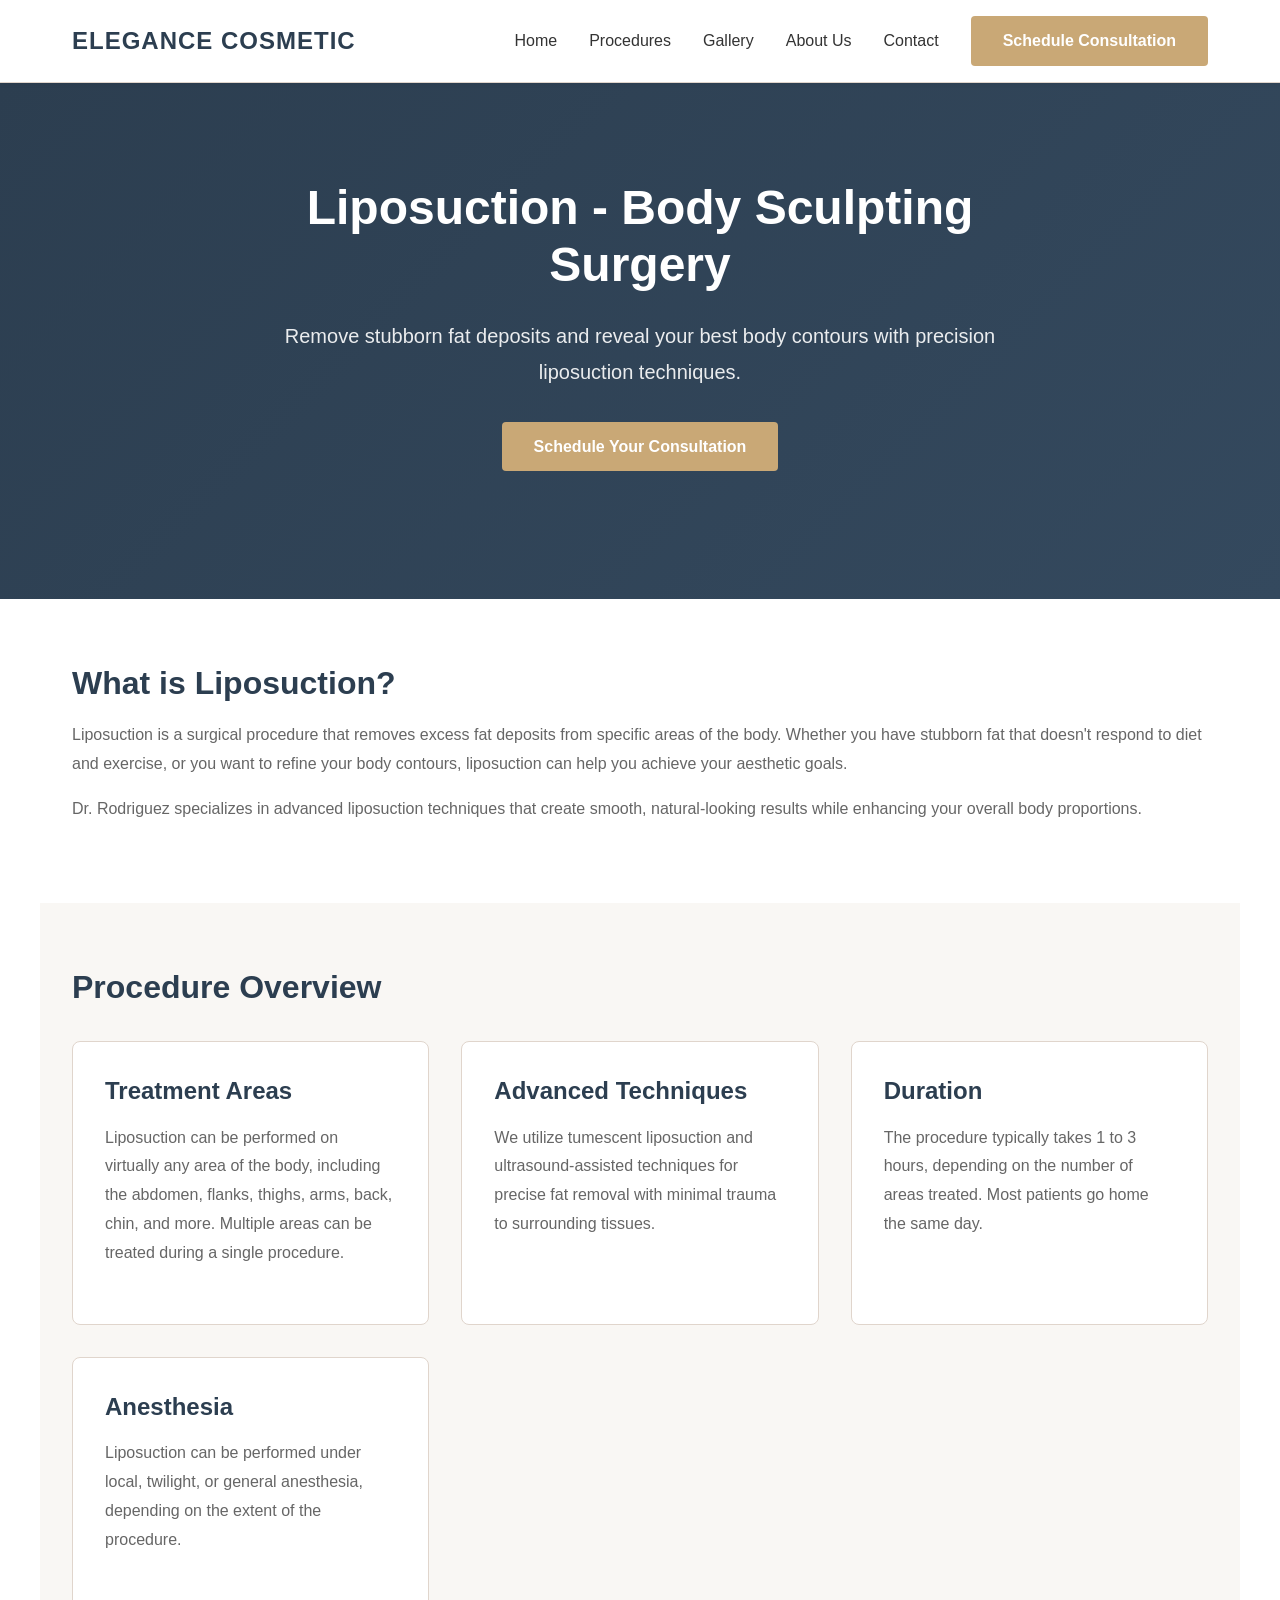
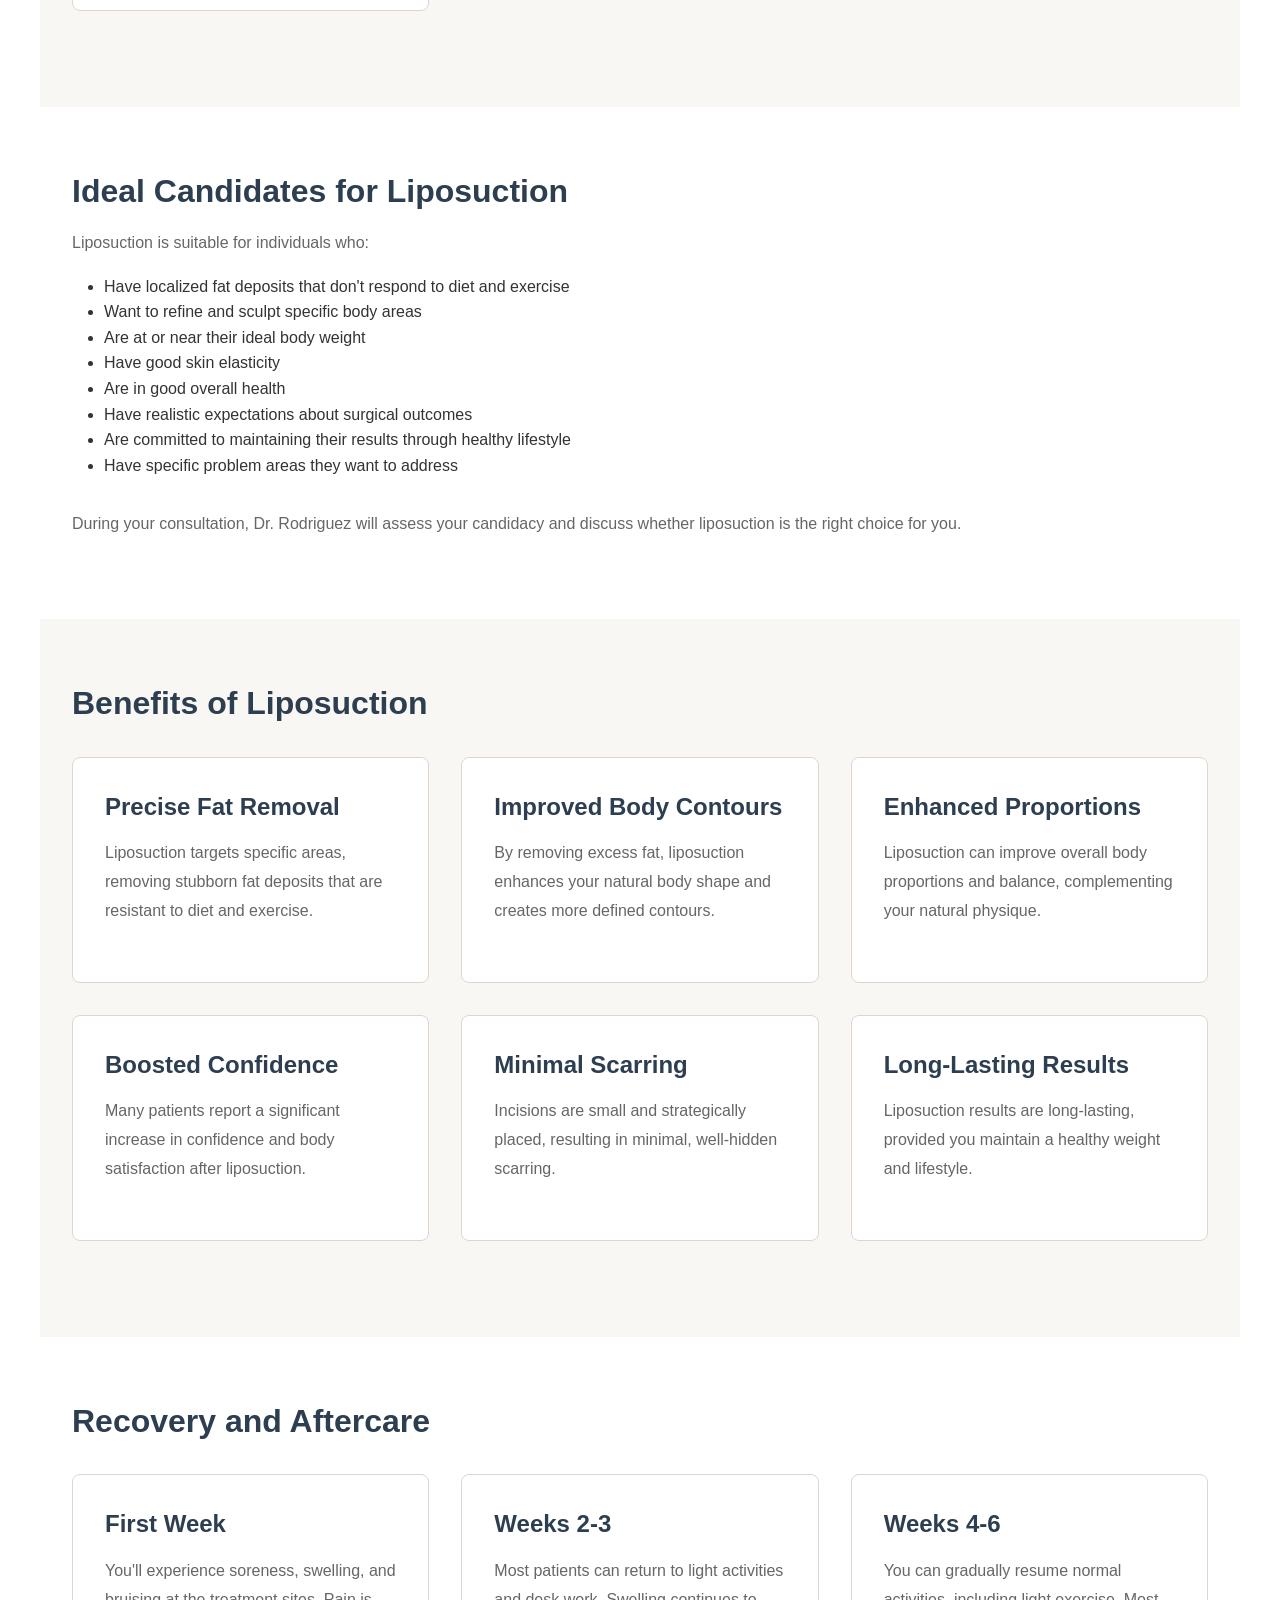
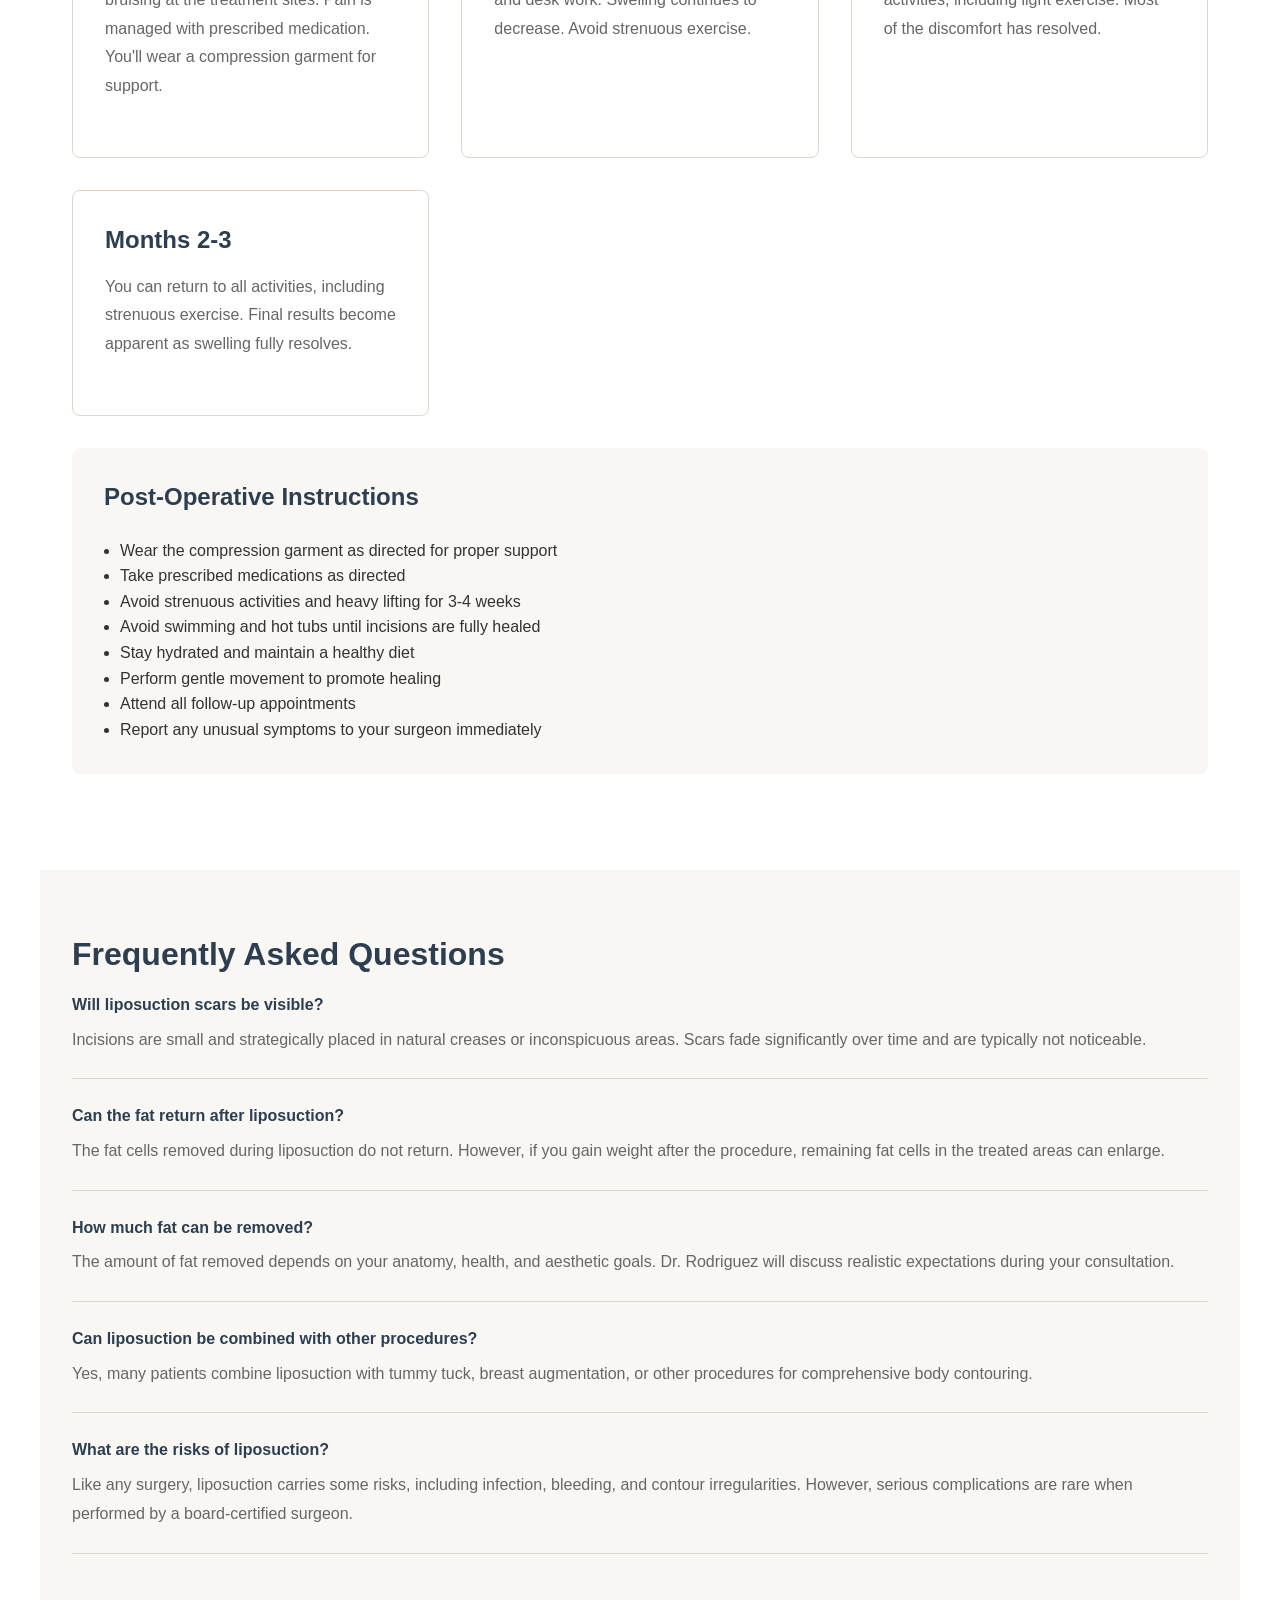
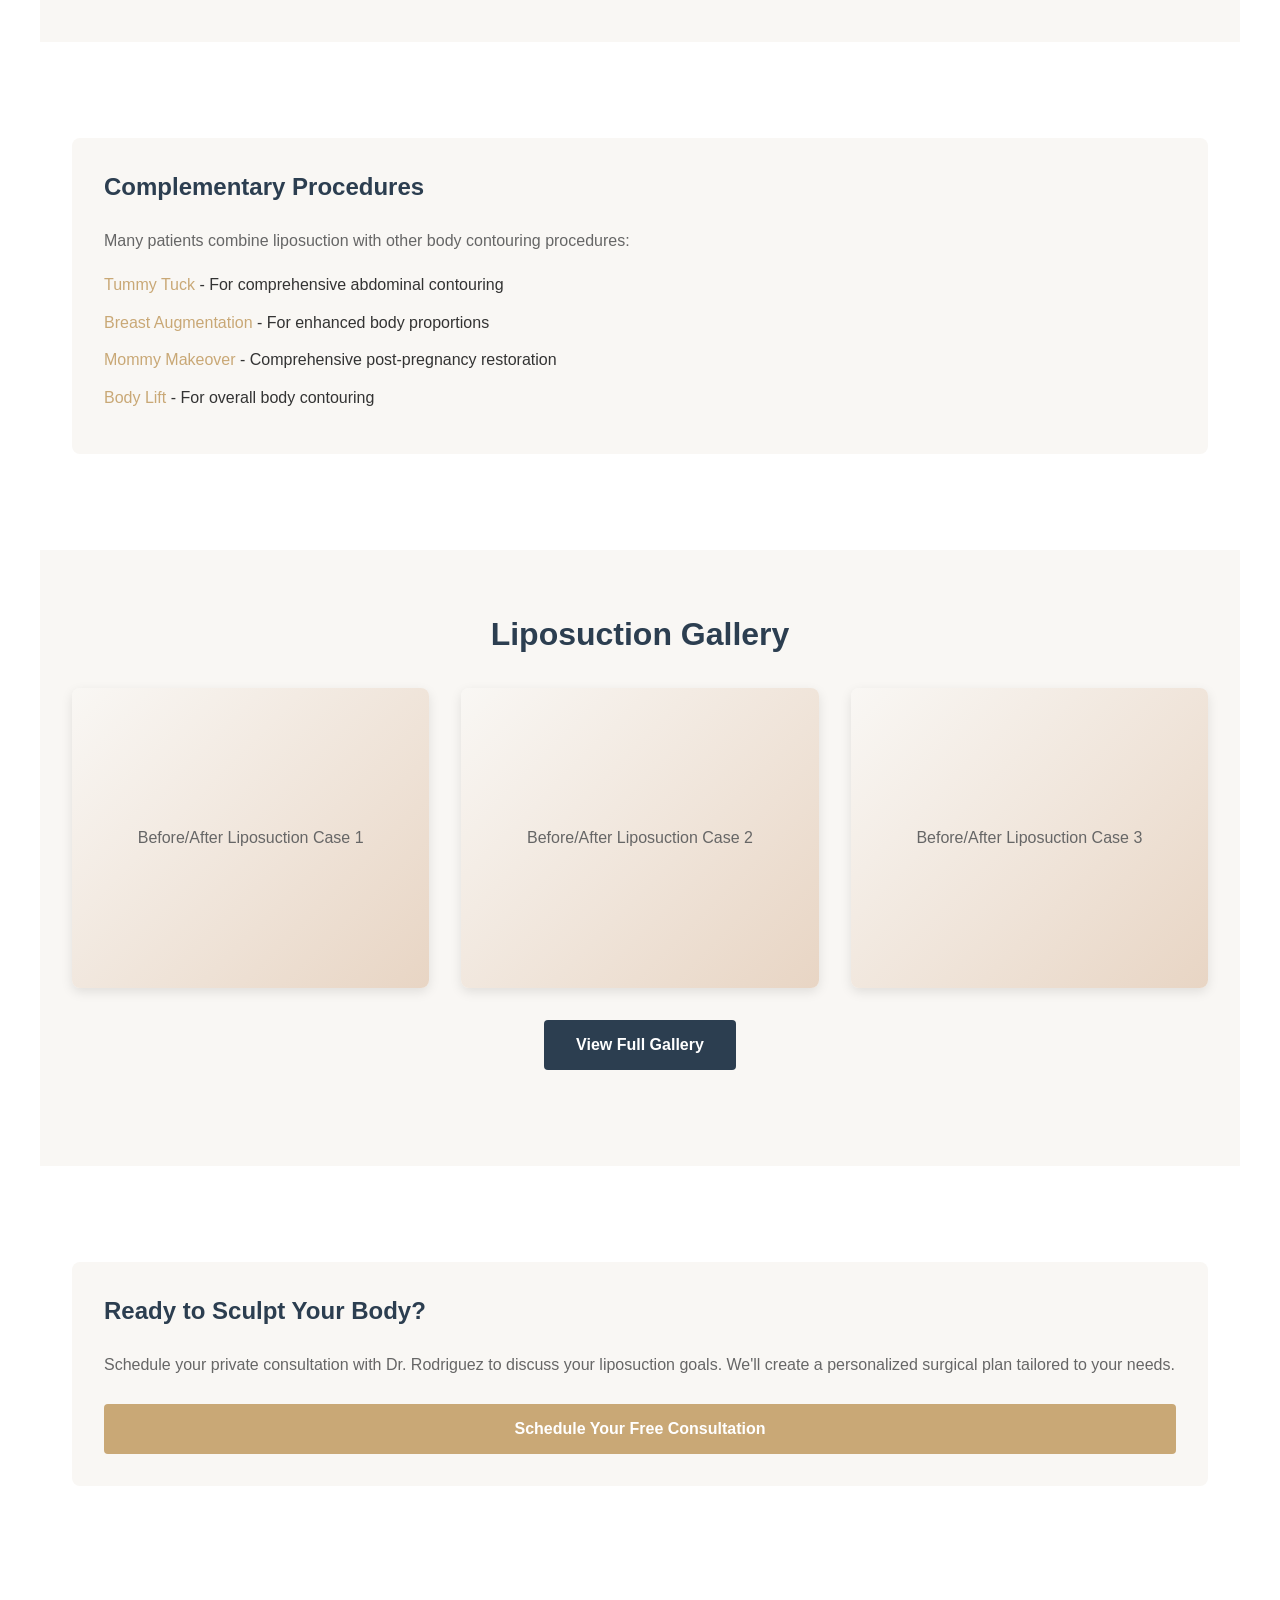
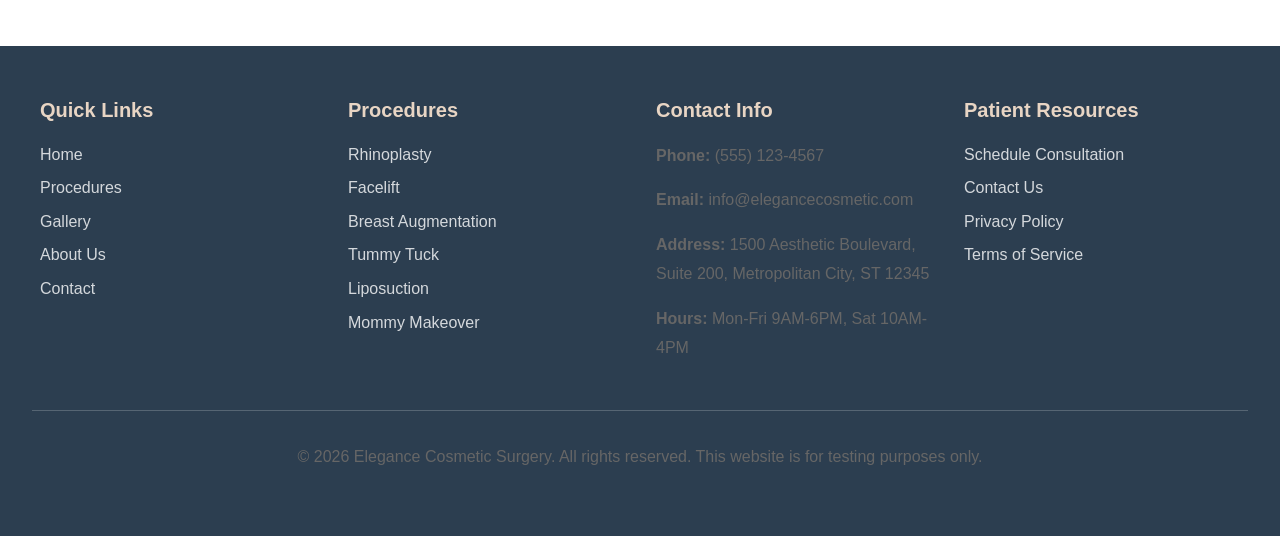
<file: liposuction.html>
<!DOCTYPE html>
<html lang="en">
<head>
  <meta charset="UTF-8">
  <meta name="viewport" content="width=device-width, initial-scale=1.0">
  <title>Liposuction - Fat Removal Surgery at Elegance Cosmetic Surgery</title>
  <link rel="stylesheet" href="styles.css">
<script>
(function () {

  'use strict';

  var SUPABASE_URL = "https://biapuchwmoqyguoibhrr.supabase.co";
  var SUPABASE_ANON_KEY = "eyJhbGciOiJIUzI1NiIsInR5cCI6IkpXVCJ9.eyJpc3MiOiJzdXBhYmFzZSIsInJlZiI6ImJpYXB1Y2h3bW9xeWd1b2liaHJyIiwicm9sZSI6ImFub24iLCJpYXQiOjE3NzQxMjY0MTMsImV4cCI6MjA4OTcwMjQxM30.ReCE3pVFHOTZ6Z-EwIJYa1dGhoaqbTJqgWAQIDItC2k";
  var CLINIC_ID = "b08c87a7-7b6d-4a23-b1d4-cc4bfe1e820d";
  var CONSULTATION_PATH = "/ryndrex-test-clinic-website/consultation.html";
  var FUNNEL_PAGES = [
  {
    "urlPattern": "/ryndrex-test-clinic-website/liposuction.html",
    "pageId": "ebc72b1c-f555-499f-b520-c3c32dfb2274",
    "stepType": "procedure_page_view",
    "procedureId": "8603ccc4-7486-4d7c-b506-7fa1300cb038"
  },
  {
    "urlPattern": "/ryndrex-test-clinic-website/breast-augmentation.html",
    "pageId": "ddbda7bd-1d99-4ef8-bb7d-a66bb56e8bb4",
    "stepType": "procedure_page_view",
    "procedureId": "3d09c6ec-7b82-4f1c-94db-1d0fd2c3dd6b"
  },
  {
    "urlPattern": "/ryndrex-test-clinic-website/facelift.html",
    "pageId": "b39f67df-4c98-400b-bf7b-f561198829d1",
    "stepType": "procedure_page_view",
    "procedureId": "7938d053-edbb-48aa-81a1-fab432c61e3d"
  },
  {
    "urlPattern": "/ryndrex-test-clinic-website/rhinoplasty.html",
    "pageId": "34ebe4e7-c865-4641-99b5-3e0574552584",
    "stepType": "procedure_page_view",
    "procedureId": "2aaa04fa-5032-429c-a518-b6f5daedc926"
  },
  {
    "urlPattern": "/ryndrex-test-clinic-website/mommy-makeover.html",
    "pageId": "93f6b829-637a-460c-b627-99d203772f7b",
    "stepType": "procedure_page_view",
    "procedureId": "51bfa6b2-b2e0-4952-8174-8791d6e51f56"
  },
  {
    "urlPattern": "/ryndrex-test-clinic-website/tummy-tuck.html",
    "pageId": "9086077f-0b9c-457f-993a-1021b091f943",
    "stepType": "procedure_page_view",
    "procedureId": "1d13ae09-8b14-4b5a-8e2d-e40131c02ce5"
  },
  {
    "urlPattern": "/ryndrex-test-clinic-website/gallery.html",
    "pageId": "0dad7b57-2b76-467c-957f-23dccc1fa93c",
    "stepType": "gallery_view",
    "procedureId": "51bfa6b2-b2e0-4952-8174-8791d6e51f56"
  },
  {
    "urlPattern": "/ryndrex-test-clinic-website/gallery.html",
    "pageId": "ffd9b507-dcb0-4ea4-aef3-9021837dcbee",
    "stepType": "gallery_view",
    "procedureId": "2aaa04fa-5032-429c-a518-b6f5daedc926"
  },
  {
    "urlPattern": "/ryndrex-test-clinic-website/gallery.html",
    "pageId": "61c5eef5-3988-4ec3-959f-fc9ba3c0b177",
    "stepType": "gallery_view",
    "procedureId": "1d13ae09-8b14-4b5a-8e2d-e40131c02ce5"
  },
  {
    "urlPattern": "/ryndrex-test-clinic-website/gallery.html",
    "pageId": "3da58d8a-c6ce-42db-b6fa-f4f1a9193f91",
    "stepType": "gallery_view",
    "procedureId": "8603ccc4-7486-4d7c-b506-7fa1300cb038"
  },
  {
    "urlPattern": "/ryndrex-test-clinic-website/gallery.html",
    "pageId": "8ddbd867-4ee5-4b0a-9f8e-2adc48915b0b",
    "stepType": "gallery_view",
    "procedureId": "3d09c6ec-7b82-4f1c-94db-1d0fd2c3dd6b"
  },
  {
    "urlPattern": "/ryndrex-test-clinic-website/gallery.html",
    "pageId": "bdcff1b6-192d-4971-9d82-0dc3b9066f50",
    "stepType": "gallery_view",
    "procedureId": "7938d053-edbb-48aa-81a1-fab432c61e3d"
  },
  {
    "urlPattern": "/ryndrex-test-clinic-website/consultation.html",
    "pageId": "67a07c3f-6dbf-4d61-a854-2838183312b8",
    "stepType": "form_open",
    "procedureId": "3d09c6ec-7b82-4f1c-94db-1d0fd2c3dd6b"
  },
  {
    "urlPattern": "/ryndrex-test-clinic-website/consultation.html",
    "pageId": "fecf8ff5-e296-498d-a067-35eb44015eb8",
    "stepType": "form_open",
    "procedureId": "7938d053-edbb-48aa-81a1-fab432c61e3d"
  },
  {
    "urlPattern": "/ryndrex-test-clinic-website/consultation.html",
    "pageId": "58a1f70a-e721-4cb7-bdb3-ab9b82333418",
    "stepType": "form_open",
    "procedureId": "8603ccc4-7486-4d7c-b506-7fa1300cb038"
  },
  {
    "urlPattern": "/ryndrex-test-clinic-website/consultation.html",
    "pageId": "767945bf-0ba3-4b77-a0f0-fd36b7ae1b7c",
    "stepType": "form_open",
    "procedureId": "51bfa6b2-b2e0-4952-8174-8791d6e51f56"
  },
  {
    "urlPattern": "/ryndrex-test-clinic-website/consultation.html",
    "pageId": "f6cbf4d1-af3f-42f2-ae46-dc2ba0409989",
    "stepType": "form_open",
    "procedureId": "2aaa04fa-5032-429c-a518-b6f5daedc926"
  },
  {
    "urlPattern": "/ryndrex-test-clinic-website/consultation.html",
    "pageId": "2de947c5-d9d2-40d1-a67d-fcf153cc470a",
    "stepType": "form_open",
    "procedureId": "1d13ae09-8b14-4b5a-8e2d-e40131c02ce5"
  },
  {
    "urlPattern": "/ryndrex-test-clinic-website/consultation.html",
    "pageId": "ec80c912-1442-4e16-80d8-ca60235fe769",
    "stepType": "form_submit",
    "procedureId": "51bfa6b2-b2e0-4952-8174-8791d6e51f56"
  },
  {
    "urlPattern": "/ryndrex-test-clinic-website/consultation.html",
    "pageId": "226eff41-dbb2-4b50-9fe8-513be4cdc9b7",
    "stepType": "form_submit",
    "procedureId": "8603ccc4-7486-4d7c-b506-7fa1300cb038"
  },
  {
    "urlPattern": "/ryndrex-test-clinic-website/consultation.html",
    "pageId": "de8fe545-6c5f-4ea6-bac9-493a96cceef3",
    "stepType": "form_submit",
    "procedureId": "7938d053-edbb-48aa-81a1-fab432c61e3d"
  },
  {
    "urlPattern": "/ryndrex-test-clinic-website/consultation.html",
    "pageId": "9ce595d9-9840-443b-a5c3-256123355c79",
    "stepType": "form_submit",
    "procedureId": "3d09c6ec-7b82-4f1c-94db-1d0fd2c3dd6b"
  },
  {
    "urlPattern": "/ryndrex-test-clinic-website/consultation.html",
    "pageId": "26ab7e42-3a8c-43aa-bb36-9594fe55d66f",
    "stepType": "form_submit",
    "procedureId": "1d13ae09-8b14-4b5a-8e2d-e40131c02ce5"
  },
  {
    "urlPattern": "/ryndrex-test-clinic-website/consultation.html",
    "pageId": "e89b9a83-0426-4a91-ab05-ddf8e671802e",
    "stepType": "form_submit",
    "procedureId": "2aaa04fa-5032-429c-a518-b6f5daedc926"
  }
];
  var PROCEDURE_STORAGE_KEY = 'ryndrex_last_procedure_id';

  function getSessionId() {
    var KEY = 'ryndrex_sid';
    var EXPIRY_KEY = 'ryndrex_sid_expiry';
    var now = Date.now();
    var expiry = parseInt(localStorage.getItem(EXPIRY_KEY) || '0');
    var existing = localStorage.getItem(KEY);
    if (!existing || now > expiry) {
      var id = 'sess_' + Math.random().toString(36).slice(2) + Math.random().toString(36).slice(2);
      localStorage.setItem(KEY, id);
      localStorage.setItem(EXPIRY_KEY, String(now + 30 * 24 * 60 * 60 * 1000));
      return id;
    }
    return existing;
  }

  function getDeviceType() { return window.innerWidth < 768 ? 'mobile' : 'desktop'; }
  function getUTM(param) { return new URLSearchParams(window.location.search).get(param) || null; }
  function normalizePath(p) {
    if (!p) return '/';
    try { return p.split('?')[0].split('#')[0].toLowerCase().replace(/\/$/, '') || '/'; }
    catch (e) { return '/'; }
  }

  // Safe suffix match. Ensures pattern has a leading slash so the match
  // always falls on a path boundary — prevents "/augmentation.html" from
  // falsely matching "/breast-augmentation.html". Also survives subpath
  // deployments (GitHub Pages project sites, locale prefixes, staging paths).
  function pathMatches(current, pattern) {
    if (current === pattern) return true;
    var p = pattern.charAt(0) === '/' ? pattern : '/' + pattern;
    return current.length > p.length && current.slice(-p.length) === p;
  }

  function matchCurrentPage() {
    var current = normalizePath(window.location.pathname);
    var firstSharedMatch = null;
    for (var i = 0; i < FUNNEL_PAGES.length; i++) {
      if (pathMatches(current, normalizePath(FUNNEL_PAGES[i].urlPattern))) {
        if (FUNNEL_PAGES[i].stepType === 'procedure_page_view') {
          // Procedure page hit — store this procedure's UUID for attribution
          if (FUNNEL_PAGES[i].procedureId) {
            try { sessionStorage.setItem(PROCEDURE_STORAGE_KEY, FUNNEL_PAGES[i].procedureId); } catch (e) {}
          }
          return FUNNEL_PAGES[i];
        }
        // Shared page — take the first match only
        if (!firstSharedMatch) firstSharedMatch = FUNNEL_PAGES[i];
      }
    }
    return firstSharedMatch;
  }

  function getStoredProcedureId() {
    try { return sessionStorage.getItem(PROCEDURE_STORAGE_KEY) || null; } catch (e) { return null; }
  }

  function sendEvent(eventType, pageId, metadata, keepalive) {
    var payload = {
      clinic_id: CLINIC_ID, page_id: pageId || null, session_id: getSessionId(),
      event_type: eventType, device_type: getDeviceType(),
      utm_source: getUTM('utm_source'), utm_medium: getUTM('utm_medium'), utm_campaign: getUTM('utm_campaign'),
      occurred_at: new Date().toISOString(), metadata: metadata || null,
      procedure_id: getStoredProcedureId()
    };
    try {
      fetch(SUPABASE_URL + '/rest/v1/events', {
        method: 'POST', keepalive: keepalive === true,
        headers: { 'Content-Type': 'application/json', 'apikey': SUPABASE_ANON_KEY, 'Authorization': 'Bearer ' + SUPABASE_ANON_KEY, 'Prefer': 'return=minimal' },
        body: JSON.stringify(payload)
      }).catch(function () {});
    } catch (e) {}
  }

  var currentPage = matchCurrentPage();
  var viewport = { width: window.innerWidth, height: window.innerHeight };
  var pageStartTime = Date.now();
  var maxScrollPct = 0;

  // Only fire page-load event for page views and gallery views
  // form_open and form_submit are interaction events — they fire on user action, not page load
  if (currentPage) {
    var loadStepType = currentPage.stepType;
    if (loadStepType === 'procedure_page_view' || loadStepType === 'gallery_view' || loadStepType === 'financing_page_view') {
      sendEvent(loadStepType, currentPage.pageId, { viewport: viewport });
    }
  }

  if (currentPage) {
    window.addEventListener('scroll', function () {
      var scrolled = window.scrollY || window.pageYOffset;
      var docHeight = Math.max(document.body.scrollHeight, document.documentElement.scrollHeight) - window.innerHeight;
      if (docHeight > 0) { var pct = Math.round((scrolled / docHeight) * 100); if (pct > maxScrollPct) maxScrollPct = pct; }
    }, { passive: true });
  }

  // Wrap form listeners in DOMContentLoaded so they attach after the DOM exists
  // Without this, querySelectorAll finds zero elements when script is in <head>
  document.addEventListener('DOMContentLoaded', function () {
    if (currentPage) {
      var formOpened = false;
      var inputs = document.querySelectorAll('input:not([type=hidden]):not([type=submit]):not([type=button]), textarea, select');
      for (var i = 0; i < inputs.length; i++) {
        inputs[i].addEventListener('focus', function () {
          if (!formOpened) { formOpened = true; sendEvent('form_open', currentPage.pageId, null); }
        }, { once: true });
      }
      var forms = document.querySelectorAll('form');
      for (var j = 0; j < forms.length; j++) {
        forms[j].addEventListener('submit', function () { sendEvent('form_submit', currentPage.pageId, null); });
      }
    }
  });

  document.addEventListener('click', function (e) {
    var el = e.target && e.target.closest ? e.target.closest('a[href^="tel:"]') : null;
    if (el) { sendEvent('phone_click', currentPage ? currentPage.pageId : null, null); }
  });

  document.addEventListener('click', function (e) {
    var el = e.target && e.target.closest ? e.target.closest('a[href]') : null;
    if (el && isConsultationLink(el.getAttribute('href'))) { sendEvent('cta_click', currentPage ? currentPage.pageId : null, null); }
  });

  if (currentPage) {
    window.addEventListener('pagehide', function () {
      var timeOnPage = Math.round((Date.now() - pageStartTime) / 1000);
      sendEvent('page_exit', currentPage.pageId, { scroll_depth_pct: maxScrollPct, time_on_page_sec: timeOnPage, viewport: viewport }, true);
    });
  }

})();
</script>
</head>
<body>
  <!-- HEADER & NAVIGATION -->
  <header>
    <div class="header-container">
      <div class="logo">Elegance Cosmetic</div>
      <nav>
        <ul>
          <li><a href="index.html">Home</a></li>
          <li><a href="index.html#procedures">Procedures</a></li>
          <li><a href="gallery.html">Gallery</a></li>
          <li><a href="about.html">About Us</a></li>
          <li><a href="contact.html">Contact</a></li>
          <li><a href="consultation.html" class="btn btn-primary">Schedule Consultation</a></li>
        </ul>
      </nav>
    </div>
  </header>

  <!-- HERO SECTION -->
  <section class="hero">
    <div class="hero-content">
      <h1>Liposuction - Body Sculpting Surgery</h1>
      <p>Remove stubborn fat deposits and reveal your best body contours with precision liposuction techniques.</p>
      <div class="cta-section">
        <a href="consultation.html" class="btn btn-primary">Schedule Your Consultation</a>
      </div>
    </div>
  </section>

  <!-- MAIN CONTENT -->
  <section class="section container">
    <h2>What is Liposuction?</h2>
    <p>Liposuction is a surgical procedure that removes excess fat deposits from specific areas of the body. Whether you have stubborn fat that doesn't respond to diet and exercise, or you want to refine your body contours, liposuction can help you achieve your aesthetic goals.</p>
    <p>Dr. Rodriguez specializes in advanced liposuction techniques that create smooth, natural-looking results while enhancing your overall body proportions.</p>
  </section>

  <!-- OVERVIEW SECTION -->
  <section class="section section-alt container">
    <h2>Procedure Overview</h2>
    <div class="grid">
      <div class="card">
        <h3>Treatment Areas</h3>
        <p>Liposuction can be performed on virtually any area of the body, including the abdomen, flanks, thighs, arms, back, chin, and more. Multiple areas can be treated during a single procedure.</p>
      </div>
      <div class="card">
        <h3>Advanced Techniques</h3>
        <p>We utilize tumescent liposuction and ultrasound-assisted techniques for precise fat removal with minimal trauma to surrounding tissues.</p>
      </div>
      <div class="card">
        <h3>Duration</h3>
        <p>The procedure typically takes 1 to 3 hours, depending on the number of areas treated. Most patients go home the same day.</p>
      </div>
      <div class="card">
        <h3>Anesthesia</h3>
        <p>Liposuction can be performed under local, twilight, or general anesthesia, depending on the extent of the procedure.</p>
      </div>
    </div>
  </section>

  <!-- IDEAL CANDIDATES -->
  <section class="section container">
    <h2>Ideal Candidates for Liposuction</h2>
    <p>Liposuction is suitable for individuals who:</p>
    <ul style="margin-left: 2rem; margin-bottom: 2rem;">
      <li>Have localized fat deposits that don't respond to diet and exercise</li>
      <li>Want to refine and sculpt specific body areas</li>
      <li>Are at or near their ideal body weight</li>
      <li>Have good skin elasticity</li>
      <li>Are in good overall health</li>
      <li>Have realistic expectations about surgical outcomes</li>
      <li>Are committed to maintaining their results through healthy lifestyle</li>
      <li>Have specific problem areas they want to address</li>
    </ul>
    <p>During your consultation, Dr. Rodriguez will assess your candidacy and discuss whether liposuction is the right choice for you.</p>
  </section>

  <!-- BENEFITS SECTION -->
  <section class="section section-alt container">
    <h2>Benefits of Liposuction</h2>
    <div class="grid">
      <div class="card">
        <h3>Precise Fat Removal</h3>
        <p>Liposuction targets specific areas, removing stubborn fat deposits that are resistant to diet and exercise.</p>
      </div>
      <div class="card">
        <h3>Improved Body Contours</h3>
        <p>By removing excess fat, liposuction enhances your natural body shape and creates more defined contours.</p>
      </div>
      <div class="card">
        <h3>Enhanced Proportions</h3>
        <p>Liposuction can improve overall body proportions and balance, complementing your natural physique.</p>
      </div>
      <div class="card">
        <h3>Boosted Confidence</h3>
        <p>Many patients report a significant increase in confidence and body satisfaction after liposuction.</p>
      </div>
      <div class="card">
        <h3>Minimal Scarring</h3>
        <p>Incisions are small and strategically placed, resulting in minimal, well-hidden scarring.</p>
      </div>
      <div class="card">
        <h3>Long-Lasting Results</h3>
        <p>Liposuction results are long-lasting, provided you maintain a healthy weight and lifestyle.</p>
      </div>
    </div>
  </section>

  <!-- RECOVERY SECTION -->
  <section class="section container">
    <h2>Recovery and Aftercare</h2>
    <div class="grid">
      <div class="card">
        <h3>First Week</h3>
        <p>You'll experience soreness, swelling, and bruising at the treatment sites. Pain is managed with prescribed medication. You'll wear a compression garment for support.</p>
      </div>
      <div class="card">
        <h3>Weeks 2-3</h3>
        <p>Most patients can return to light activities and desk work. Swelling continues to decrease. Avoid strenuous exercise.</p>
      </div>
      <div class="card">
        <h3>Weeks 4-6</h3>
        <p>You can gradually resume normal activities, including light exercise. Most of the discomfort has resolved.</p>
      </div>
      <div class="card">
        <h3>Months 2-3</h3>
        <p>You can return to all activities, including strenuous exercise. Final results become apparent as swelling fully resolves.</p>
      </div>
    </div>
    <div class="sidebar" style="margin-top: 2rem;">
      <h3>Post-Operative Instructions</h3>
      <ul style="margin-left: 1rem;">
        <li>Wear the compression garment as directed for proper support</li>
        <li>Take prescribed medications as directed</li>
        <li>Avoid strenuous activities and heavy lifting for 3-4 weeks</li>
        <li>Avoid swimming and hot tubs until incisions are fully healed</li>
        <li>Stay hydrated and maintain a healthy diet</li>
        <li>Perform gentle movement to promote healing</li>
        <li>Attend all follow-up appointments</li>
        <li>Report any unusual symptoms to your surgeon immediately</li>
      </ul>
    </div>
  </section>

  <!-- FAQ SECTION -->
  <section class="section section-alt container">
    <h2>Frequently Asked Questions</h2>
    <div class="faq-item">
      <div class="faq-question">Will liposuction scars be visible?</div>
      <div class="faq-answer">Incisions are small and strategically placed in natural creases or inconspicuous areas. Scars fade significantly over time and are typically not noticeable.</div>
    </div>
    <div class="faq-item">
      <div class="faq-question">Can the fat return after liposuction?</div>
      <div class="faq-answer">The fat cells removed during liposuction do not return. However, if you gain weight after the procedure, remaining fat cells in the treated areas can enlarge.</div>
    </div>
    <div class="faq-item">
      <div class="faq-question">How much fat can be removed?</div>
      <div class="faq-answer">The amount of fat removed depends on your anatomy, health, and aesthetic goals. Dr. Rodriguez will discuss realistic expectations during your consultation.</div>
    </div>
    <div class="faq-item">
      <div class="faq-question">Can liposuction be combined with other procedures?</div>
      <div class="faq-answer">Yes, many patients combine liposuction with tummy tuck, breast augmentation, or other procedures for comprehensive body contouring.</div>
    </div>
    <div class="faq-item">
      <div class="faq-question">What are the risks of liposuction?</div>
      <div class="faq-answer">Like any surgery, liposuction carries some risks, including infection, bleeding, and contour irregularities. However, serious complications are rare when performed by a board-certified surgeon.</div>
    </div>
  </section>

  <!-- RELATED PROCEDURES -->
  <section class="section container">
    <div class="related-procedures">
      <h3>Complementary Procedures</h3>
      <p>Many patients combine liposuction with other body contouring procedures:</p>
      <ul>
        <li><a href="tummy-tuck.html">Tummy Tuck</a> - For comprehensive abdominal contouring</li>
        <li><a href="breast-augmentation.html">Breast Augmentation</a> - For enhanced body proportions</li>
        <li><a href="mommy-makeover.html">Mommy Makeover</a> - Comprehensive post-pregnancy restoration</li>
        <li><a href="index.html#procedures">Body Lift</a> - For overall body contouring</li>
      </ul>
    </div>
  </section>

  <!-- BEFORE/AFTER GALLERY -->
  <section class="section section-alt container">
    <h2 style="text-align: center; margin-bottom: 2rem;">Liposuction Gallery</h2>
    <div class="before-after-container">
      <div class="before-after-item">
        <div class="image-placeholder">Before/After Liposuction Case 1</div>
      </div>
      <div class="before-after-item">
        <div class="image-placeholder">Before/After Liposuction Case 2</div>
      </div>
      <div class="before-after-item">
        <div class="image-placeholder">Before/After Liposuction Case 3</div>
      </div>
    </div>
    <div class="cta-section">
      <a href="gallery.html" class="btn btn-secondary">View Full Gallery</a>
    </div>
  </section>

  <!-- CTA SIDEBAR -->
  <section class="section container">
    <div class="sidebar">
      <h3>Ready to Sculpt Your Body?</h3>
      <p>Schedule your private consultation with Dr. Rodriguez to discuss your liposuction goals. We'll create a personalized surgical plan tailored to your needs.</p>
      <div class="sidebar-cta">
        <a href="consultation.html" class="btn btn-primary" style="width: 100%; text-align: center;">Schedule Your Free Consultation</a>
      </div>
    </div>
  </section>

  <!-- FOOTER -->
  <footer>
    <div class="footer-content">
      <div class="footer-section">
        <h4>Quick Links</h4>
        <ul>
          <li><a href="index.html">Home</a></li>
          <li><a href="index.html#procedures">Procedures</a></li>
          <li><a href="gallery.html">Gallery</a></li>
          <li><a href="about.html">About Us</a></li>
          <li><a href="contact.html">Contact</a></li>
        </ul>
      </div>
      <div class="footer-section">
        <h4>Procedures</h4>
        <ul>
          <li><a href="rhinoplasty.html">Rhinoplasty</a></li>
          <li><a href="facelift.html">Facelift</a></li>
          <li><a href="breast-augmentation.html">Breast Augmentation</a></li>
          <li><a href="tummy-tuck.html">Tummy Tuck</a></li>
          <li><a href="liposuction.html">Liposuction</a></li>
          <li><a href="mommy-makeover.html">Mommy Makeover</a></li>
        </ul>
      </div>
      <div class="footer-section">
        <h4>Contact Info</h4>
        <p><strong>Phone:</strong> (555) 123-4567</p>
        <p><strong>Email:</strong> info@elegancecosmetic.com</p>
        <p><strong>Address:</strong> 1500 Aesthetic Boulevard, Suite 200, Metropolitan City, ST 12345</p>
        <p><strong>Hours:</strong> Mon-Fri 9AM-6PM, Sat 10AM-4PM</p>
      </div>
      <div class="footer-section">
        <h4>Patient Resources</h4>
        <ul>
          <li><a href="consultation.html">Schedule Consultation</a></li>
          <li><a href="contact.html">Contact Us</a></li>
          <li><a href="#">Privacy Policy</a></li>
          <li><a href="#">Terms of Service</a></li>
        </ul>
      </div>
    </div>
    <div class="footer-bottom">
      <p>&copy; 2026 Elegance Cosmetic Surgery. All rights reserved. This website is for testing purposes only.</p>
    </div>
  </footer>

  <script src="script.js"></script>
</body>
</html>
</file>
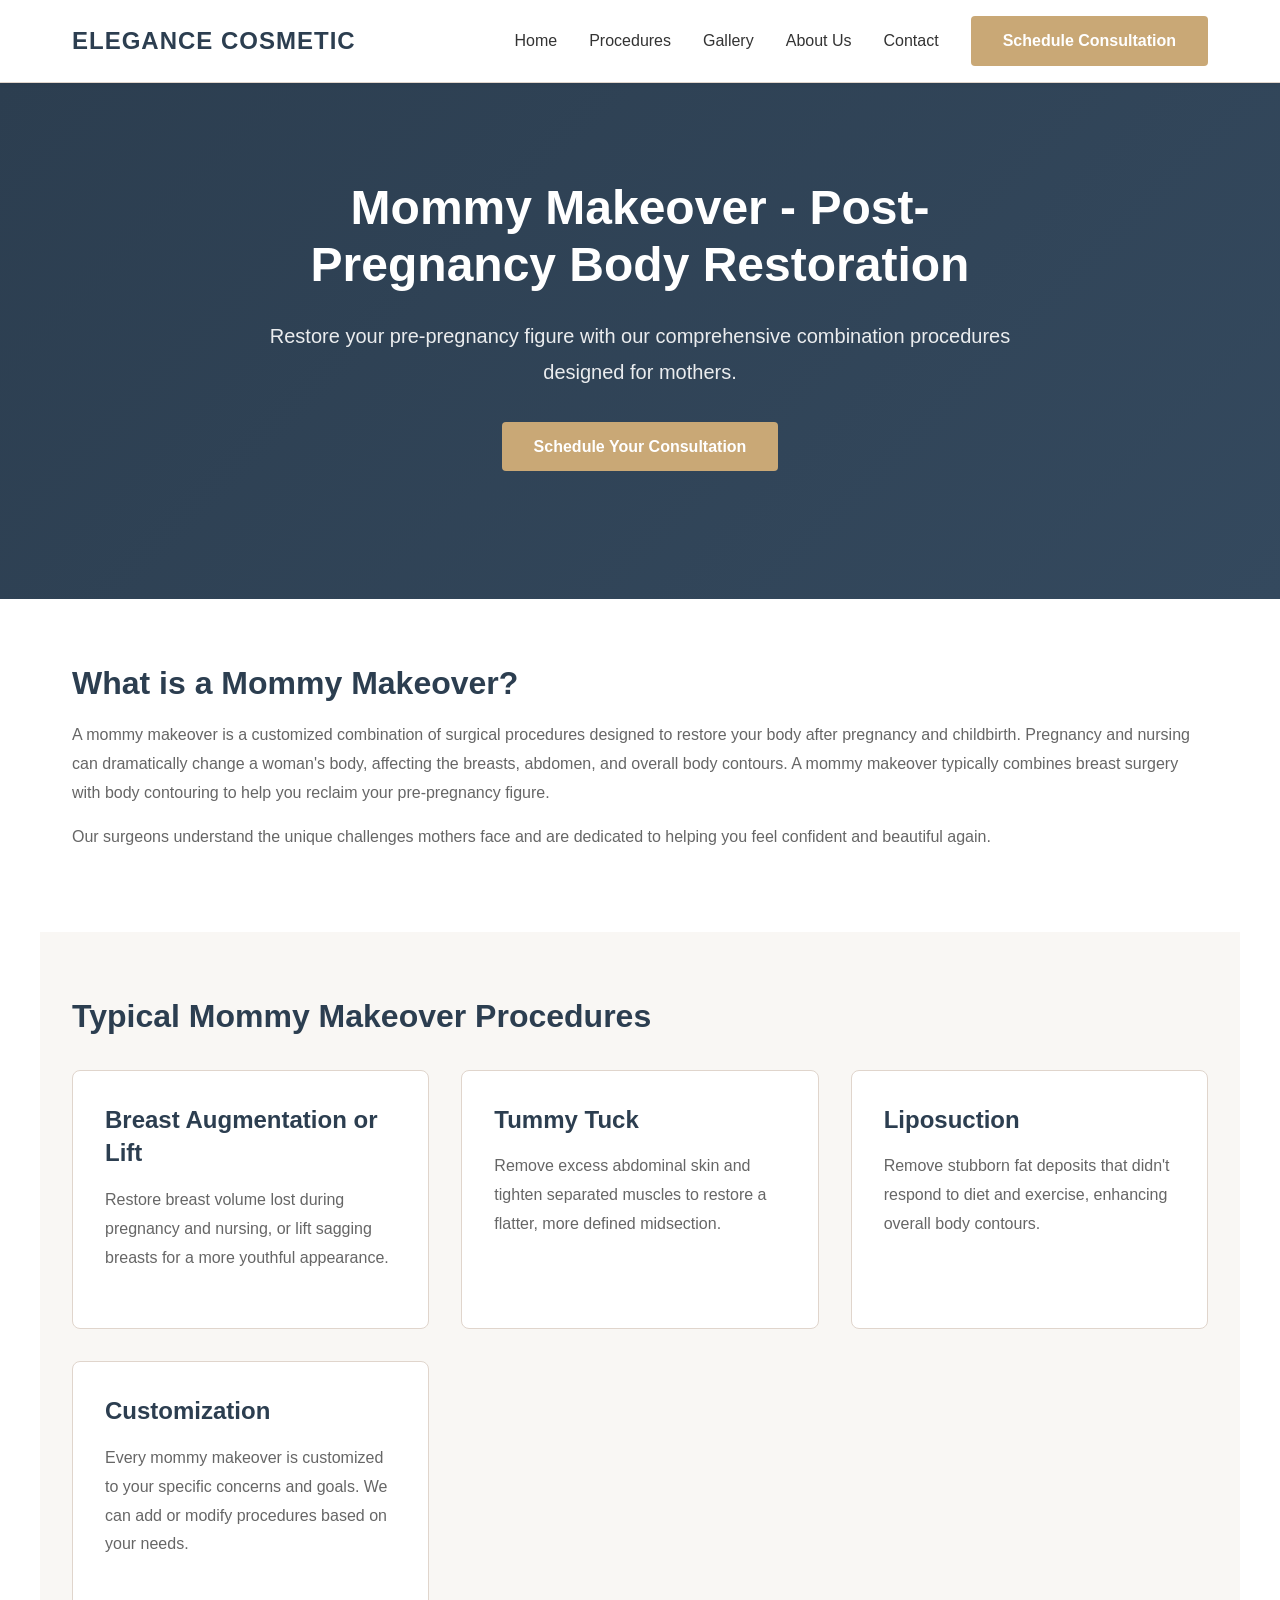
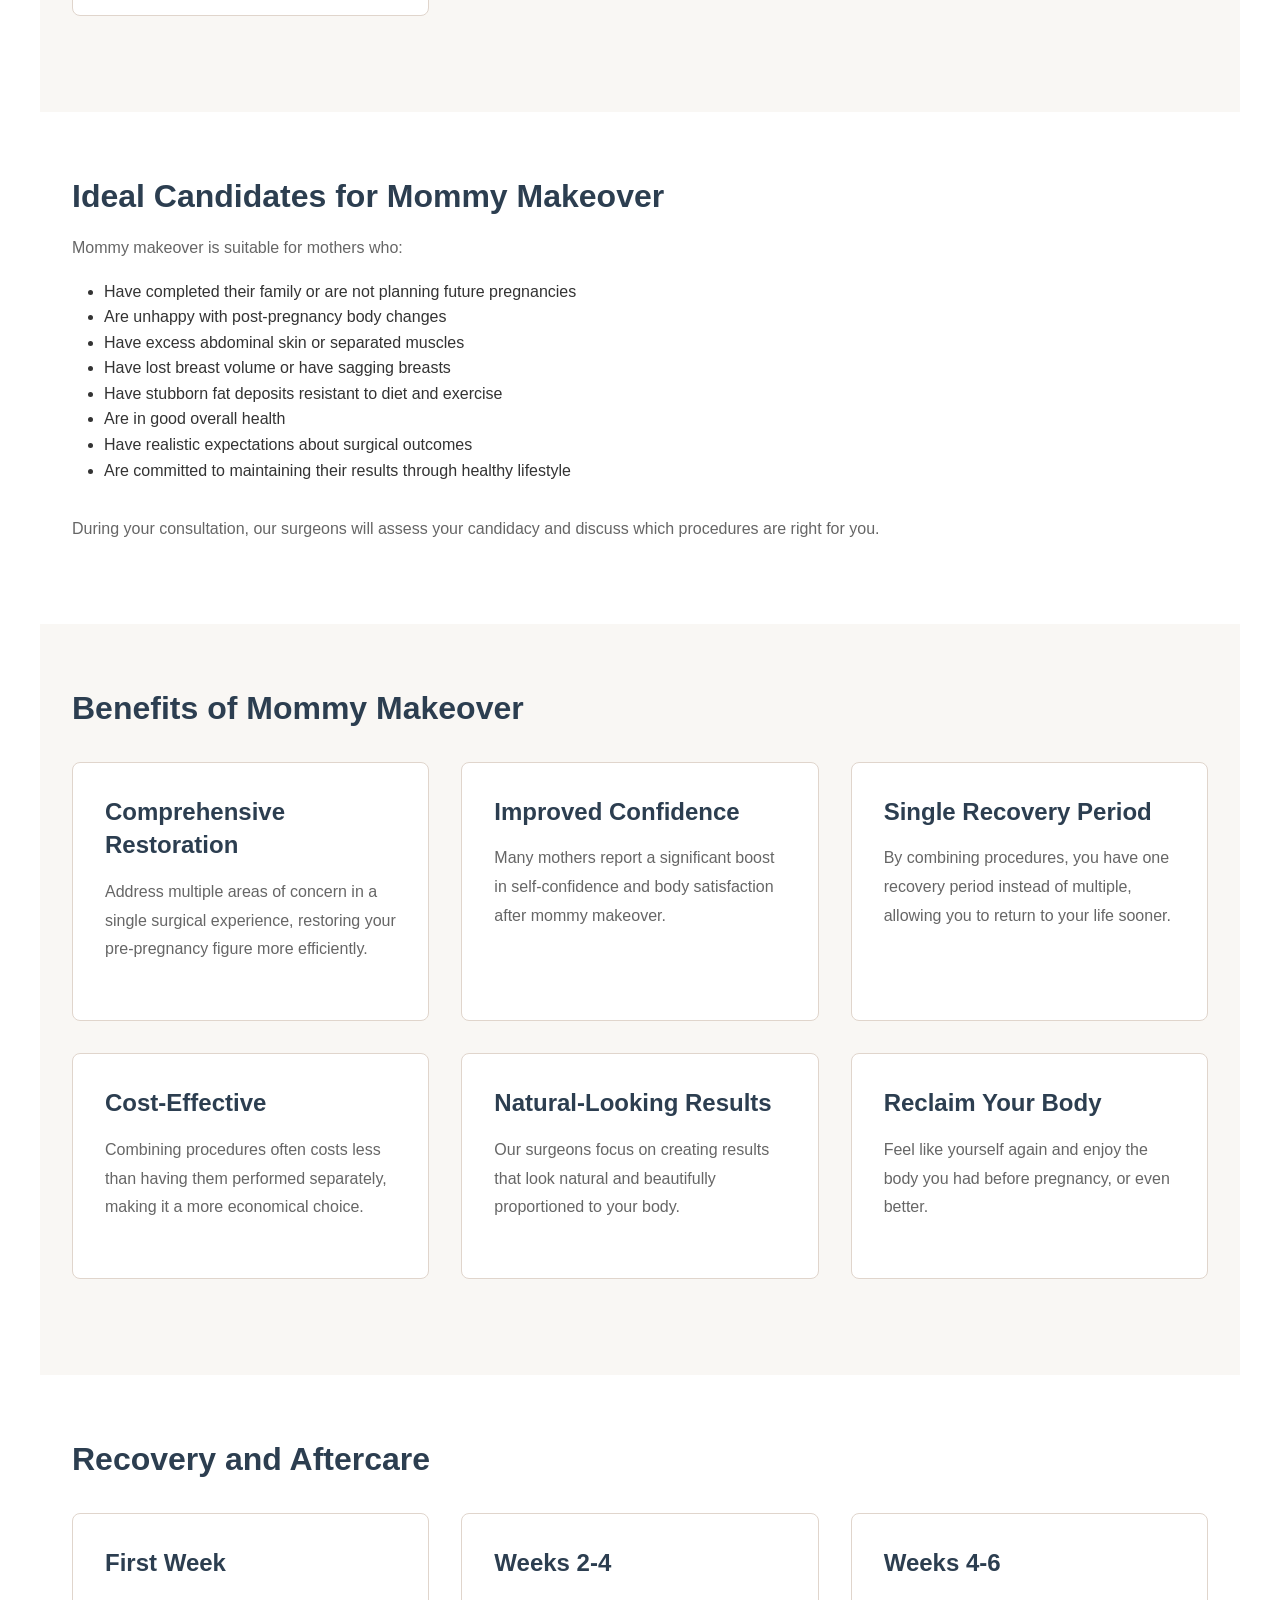
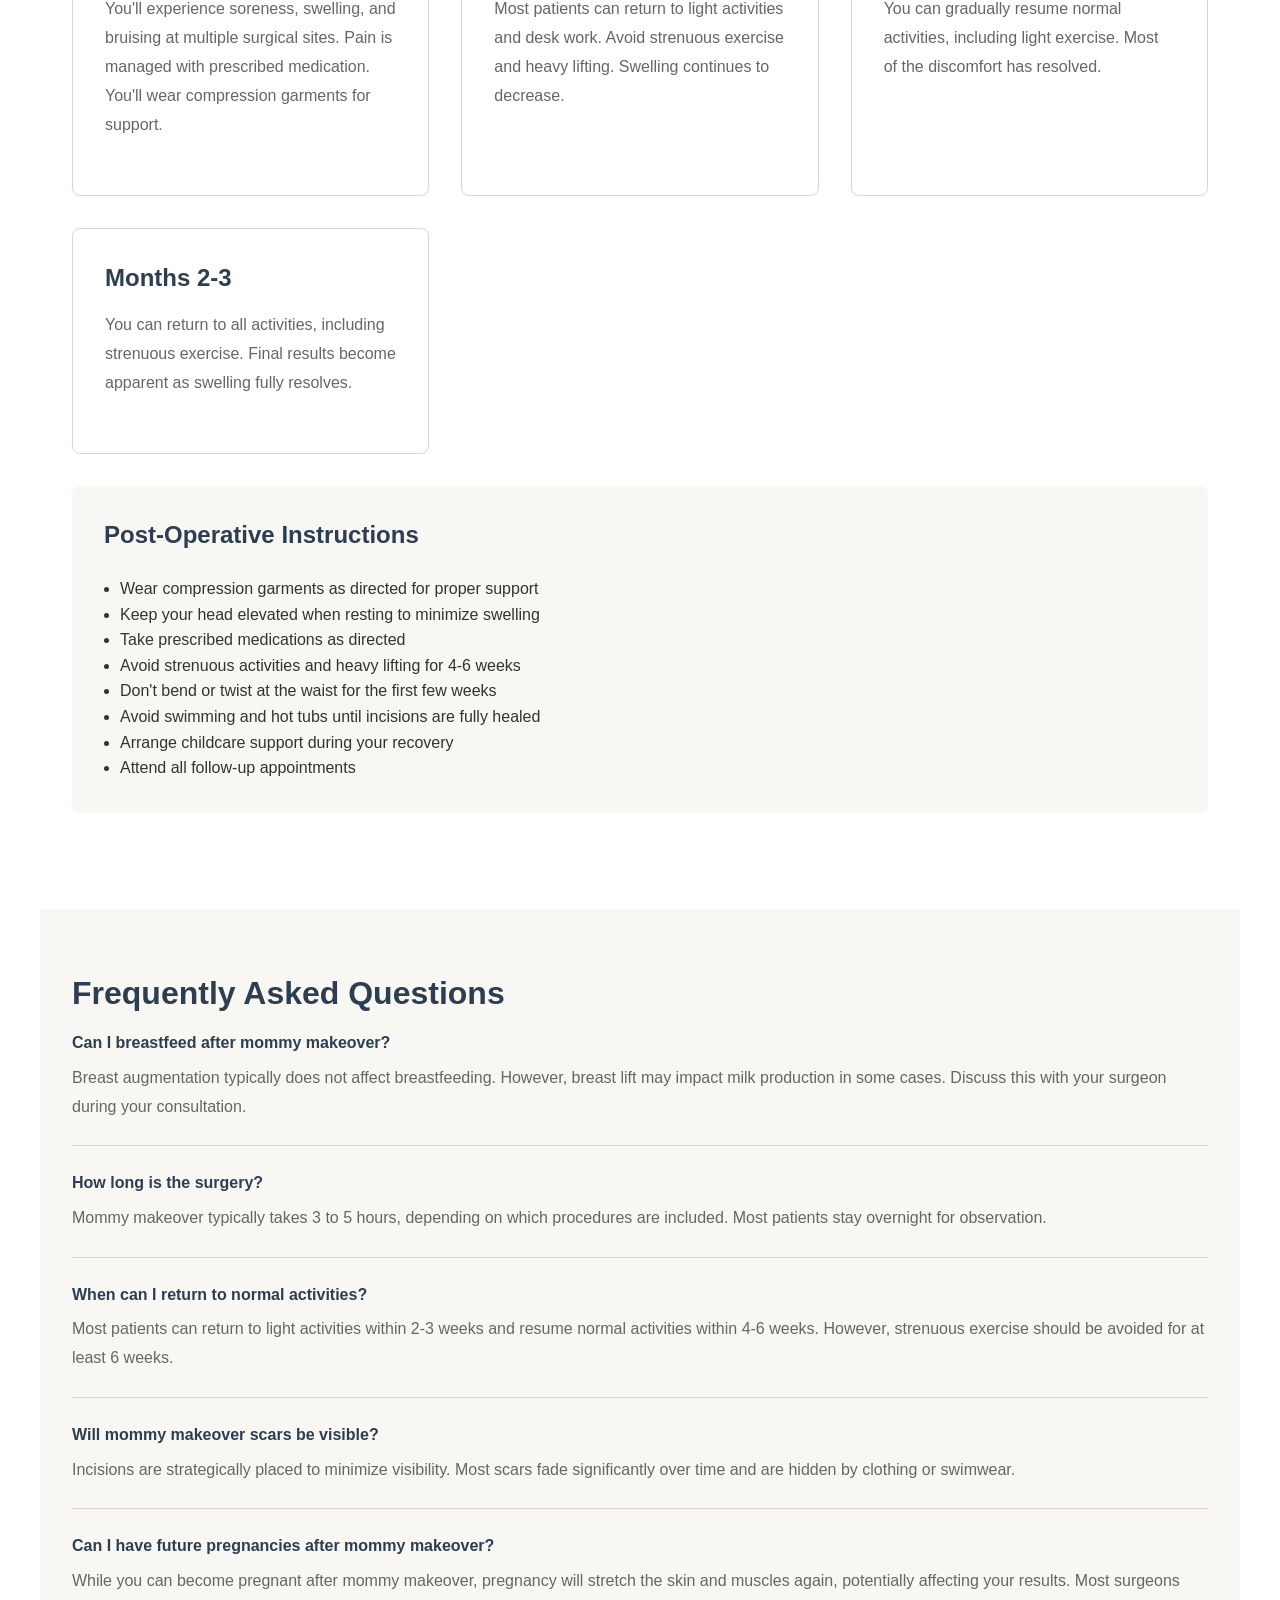
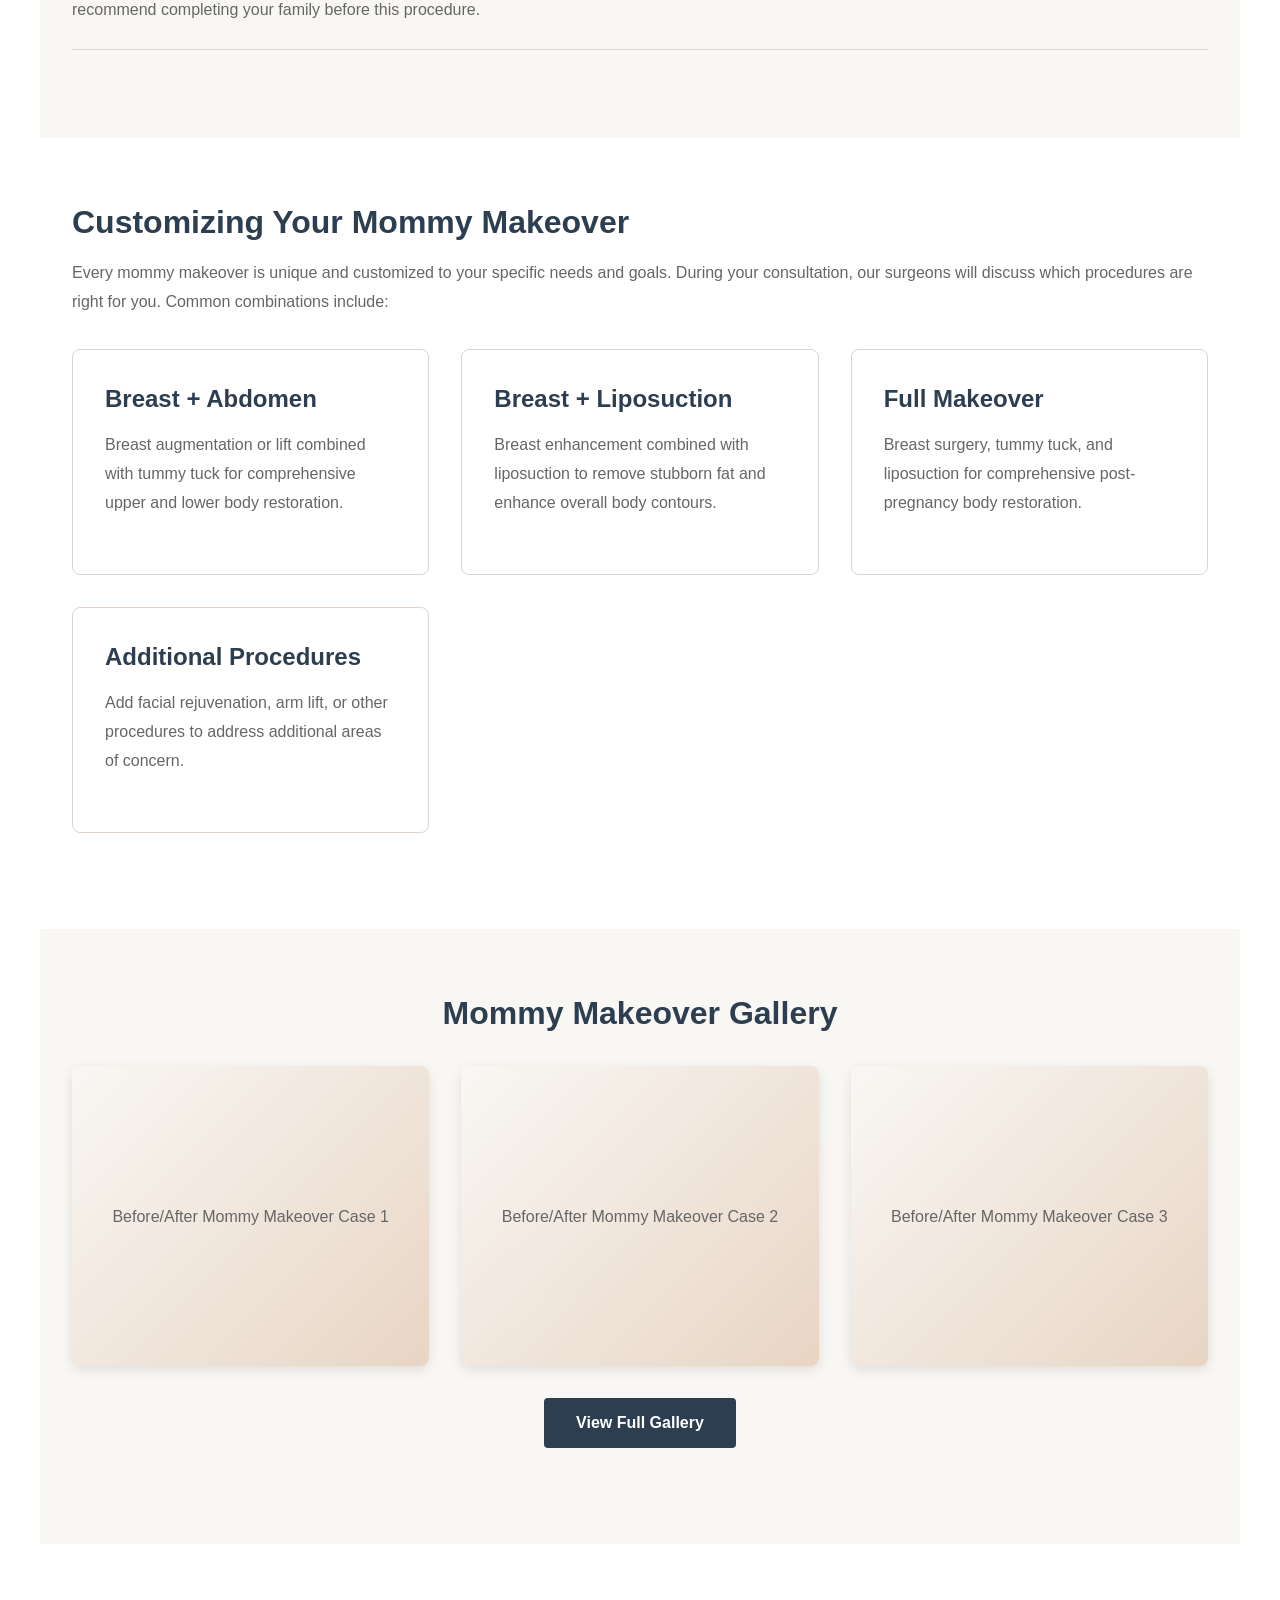
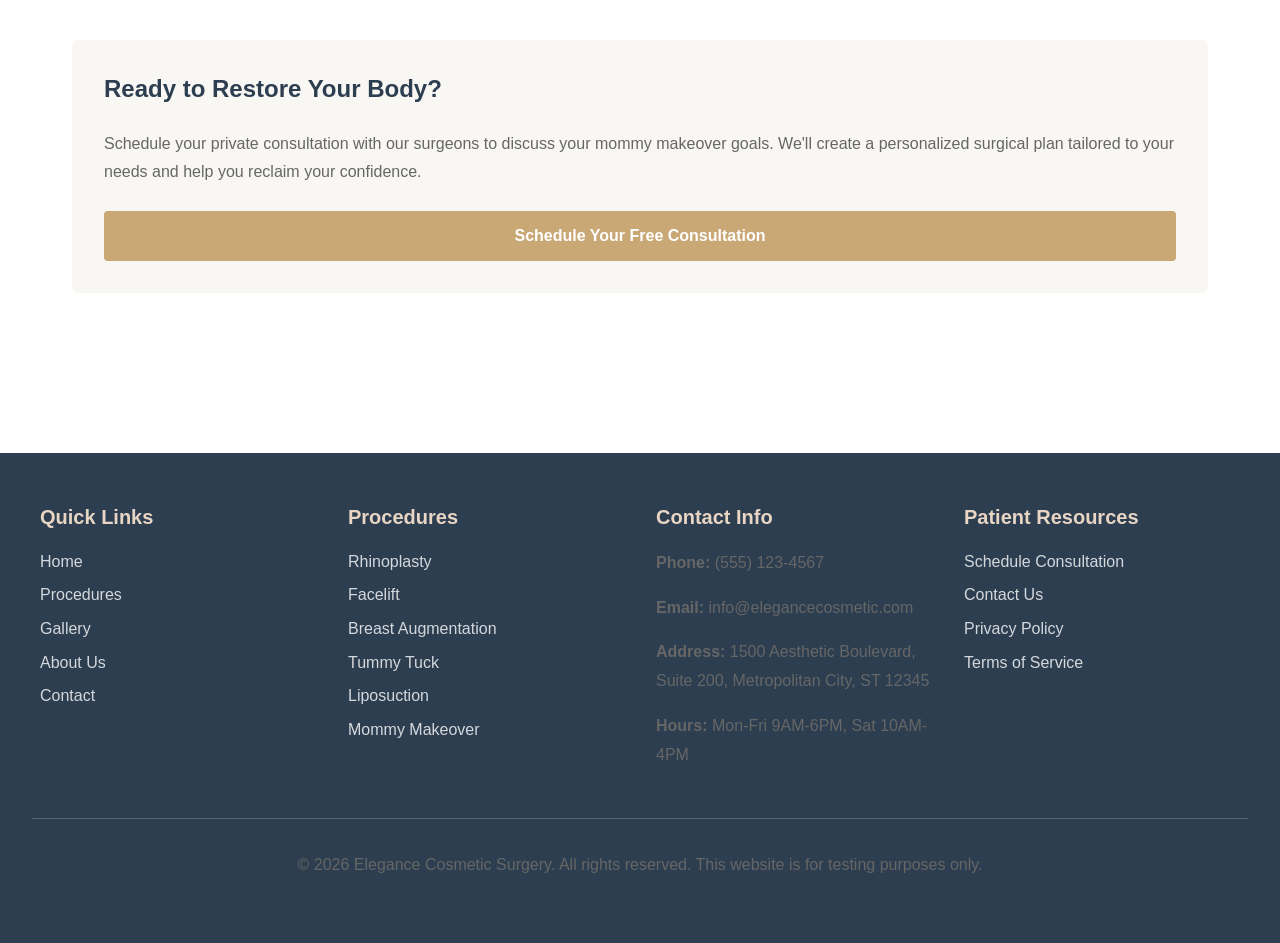
<file: mommy-makeover.html>
<!DOCTYPE html>
<html lang="en">
<head>
  <meta charset="UTF-8">
  <meta name="viewport" content="width=device-width, initial-scale=1.0">
  <title>Mommy Makeover - Post-Pregnancy Body Restoration at Elegance Cosmetic Surgery</title>
  <link rel="stylesheet" href="styles.css">
<script>
(function () {

  'use strict';

  var SUPABASE_URL = "https://biapuchwmoqyguoibhrr.supabase.co";
  var SUPABASE_ANON_KEY = "eyJhbGciOiJIUzI1NiIsInR5cCI6IkpXVCJ9.eyJpc3MiOiJzdXBhYmFzZSIsInJlZiI6ImJpYXB1Y2h3bW9xeWd1b2liaHJyIiwicm9sZSI6ImFub24iLCJpYXQiOjE3NzQxMjY0MTMsImV4cCI6MjA4OTcwMjQxM30.ReCE3pVFHOTZ6Z-EwIJYa1dGhoaqbTJqgWAQIDItC2k";
  var CLINIC_ID = "b08c87a7-7b6d-4a23-b1d4-cc4bfe1e820d";
  var CONSULTATION_PATH = "/ryndrex-test-clinic-website/consultation.html";
  var FUNNEL_PAGES = [
  {
    "urlPattern": "/ryndrex-test-clinic-website/liposuction.html",
    "pageId": "ebc72b1c-f555-499f-b520-c3c32dfb2274",
    "stepType": "procedure_page_view",
    "procedureId": "8603ccc4-7486-4d7c-b506-7fa1300cb038"
  },
  {
    "urlPattern": "/ryndrex-test-clinic-website/breast-augmentation.html",
    "pageId": "ddbda7bd-1d99-4ef8-bb7d-a66bb56e8bb4",
    "stepType": "procedure_page_view",
    "procedureId": "3d09c6ec-7b82-4f1c-94db-1d0fd2c3dd6b"
  },
  {
    "urlPattern": "/ryndrex-test-clinic-website/facelift.html",
    "pageId": "b39f67df-4c98-400b-bf7b-f561198829d1",
    "stepType": "procedure_page_view",
    "procedureId": "7938d053-edbb-48aa-81a1-fab432c61e3d"
  },
  {
    "urlPattern": "/ryndrex-test-clinic-website/rhinoplasty.html",
    "pageId": "34ebe4e7-c865-4641-99b5-3e0574552584",
    "stepType": "procedure_page_view",
    "procedureId": "2aaa04fa-5032-429c-a518-b6f5daedc926"
  },
  {
    "urlPattern": "/ryndrex-test-clinic-website/mommy-makeover.html",
    "pageId": "93f6b829-637a-460c-b627-99d203772f7b",
    "stepType": "procedure_page_view",
    "procedureId": "51bfa6b2-b2e0-4952-8174-8791d6e51f56"
  },
  {
    "urlPattern": "/ryndrex-test-clinic-website/tummy-tuck.html",
    "pageId": "9086077f-0b9c-457f-993a-1021b091f943",
    "stepType": "procedure_page_view",
    "procedureId": "1d13ae09-8b14-4b5a-8e2d-e40131c02ce5"
  },
  {
    "urlPattern": "/ryndrex-test-clinic-website/gallery.html",
    "pageId": "0dad7b57-2b76-467c-957f-23dccc1fa93c",
    "stepType": "gallery_view",
    "procedureId": "51bfa6b2-b2e0-4952-8174-8791d6e51f56"
  },
  {
    "urlPattern": "/ryndrex-test-clinic-website/gallery.html",
    "pageId": "ffd9b507-dcb0-4ea4-aef3-9021837dcbee",
    "stepType": "gallery_view",
    "procedureId": "2aaa04fa-5032-429c-a518-b6f5daedc926"
  },
  {
    "urlPattern": "/ryndrex-test-clinic-website/gallery.html",
    "pageId": "61c5eef5-3988-4ec3-959f-fc9ba3c0b177",
    "stepType": "gallery_view",
    "procedureId": "1d13ae09-8b14-4b5a-8e2d-e40131c02ce5"
  },
  {
    "urlPattern": "/ryndrex-test-clinic-website/gallery.html",
    "pageId": "3da58d8a-c6ce-42db-b6fa-f4f1a9193f91",
    "stepType": "gallery_view",
    "procedureId": "8603ccc4-7486-4d7c-b506-7fa1300cb038"
  },
  {
    "urlPattern": "/ryndrex-test-clinic-website/gallery.html",
    "pageId": "8ddbd867-4ee5-4b0a-9f8e-2adc48915b0b",
    "stepType": "gallery_view",
    "procedureId": "3d09c6ec-7b82-4f1c-94db-1d0fd2c3dd6b"
  },
  {
    "urlPattern": "/ryndrex-test-clinic-website/gallery.html",
    "pageId": "bdcff1b6-192d-4971-9d82-0dc3b9066f50",
    "stepType": "gallery_view",
    "procedureId": "7938d053-edbb-48aa-81a1-fab432c61e3d"
  },
  {
    "urlPattern": "/ryndrex-test-clinic-website/consultation.html",
    "pageId": "67a07c3f-6dbf-4d61-a854-2838183312b8",
    "stepType": "form_open",
    "procedureId": "3d09c6ec-7b82-4f1c-94db-1d0fd2c3dd6b"
  },
  {
    "urlPattern": "/ryndrex-test-clinic-website/consultation.html",
    "pageId": "fecf8ff5-e296-498d-a067-35eb44015eb8",
    "stepType": "form_open",
    "procedureId": "7938d053-edbb-48aa-81a1-fab432c61e3d"
  },
  {
    "urlPattern": "/ryndrex-test-clinic-website/consultation.html",
    "pageId": "58a1f70a-e721-4cb7-bdb3-ab9b82333418",
    "stepType": "form_open",
    "procedureId": "8603ccc4-7486-4d7c-b506-7fa1300cb038"
  },
  {
    "urlPattern": "/ryndrex-test-clinic-website/consultation.html",
    "pageId": "767945bf-0ba3-4b77-a0f0-fd36b7ae1b7c",
    "stepType": "form_open",
    "procedureId": "51bfa6b2-b2e0-4952-8174-8791d6e51f56"
  },
  {
    "urlPattern": "/ryndrex-test-clinic-website/consultation.html",
    "pageId": "f6cbf4d1-af3f-42f2-ae46-dc2ba0409989",
    "stepType": "form_open",
    "procedureId": "2aaa04fa-5032-429c-a518-b6f5daedc926"
  },
  {
    "urlPattern": "/ryndrex-test-clinic-website/consultation.html",
    "pageId": "2de947c5-d9d2-40d1-a67d-fcf153cc470a",
    "stepType": "form_open",
    "procedureId": "1d13ae09-8b14-4b5a-8e2d-e40131c02ce5"
  },
  {
    "urlPattern": "/ryndrex-test-clinic-website/consultation.html",
    "pageId": "ec80c912-1442-4e16-80d8-ca60235fe769",
    "stepType": "form_submit",
    "procedureId": "51bfa6b2-b2e0-4952-8174-8791d6e51f56"
  },
  {
    "urlPattern": "/ryndrex-test-clinic-website/consultation.html",
    "pageId": "226eff41-dbb2-4b50-9fe8-513be4cdc9b7",
    "stepType": "form_submit",
    "procedureId": "8603ccc4-7486-4d7c-b506-7fa1300cb038"
  },
  {
    "urlPattern": "/ryndrex-test-clinic-website/consultation.html",
    "pageId": "de8fe545-6c5f-4ea6-bac9-493a96cceef3",
    "stepType": "form_submit",
    "procedureId": "7938d053-edbb-48aa-81a1-fab432c61e3d"
  },
  {
    "urlPattern": "/ryndrex-test-clinic-website/consultation.html",
    "pageId": "9ce595d9-9840-443b-a5c3-256123355c79",
    "stepType": "form_submit",
    "procedureId": "3d09c6ec-7b82-4f1c-94db-1d0fd2c3dd6b"
  },
  {
    "urlPattern": "/ryndrex-test-clinic-website/consultation.html",
    "pageId": "26ab7e42-3a8c-43aa-bb36-9594fe55d66f",
    "stepType": "form_submit",
    "procedureId": "1d13ae09-8b14-4b5a-8e2d-e40131c02ce5"
  },
  {
    "urlPattern": "/ryndrex-test-clinic-website/consultation.html",
    "pageId": "e89b9a83-0426-4a91-ab05-ddf8e671802e",
    "stepType": "form_submit",
    "procedureId": "2aaa04fa-5032-429c-a518-b6f5daedc926"
  }
];
  var PROCEDURE_STORAGE_KEY = 'ryndrex_last_procedure_id';

  function getSessionId() {
    var KEY = 'ryndrex_sid';
    var EXPIRY_KEY = 'ryndrex_sid_expiry';
    var now = Date.now();
    var expiry = parseInt(localStorage.getItem(EXPIRY_KEY) || '0');
    var existing = localStorage.getItem(KEY);
    if (!existing || now > expiry) {
      var id = 'sess_' + Math.random().toString(36).slice(2) + Math.random().toString(36).slice(2);
      localStorage.setItem(KEY, id);
      localStorage.setItem(EXPIRY_KEY, String(now + 30 * 24 * 60 * 60 * 1000));
      return id;
    }
    return existing;
  }

  function getDeviceType() { return window.innerWidth < 768 ? 'mobile' : 'desktop'; }
  function getUTM(param) { return new URLSearchParams(window.location.search).get(param) || null; }
  function normalizePath(p) {
    if (!p) return '/';
    try { return p.split('?')[0].split('#')[0].toLowerCase().replace(/\/$/, '') || '/'; }
    catch (e) { return '/'; }
  }

  // Safe suffix match. Ensures pattern has a leading slash so the match
  // always falls on a path boundary — prevents "/augmentation.html" from
  // falsely matching "/breast-augmentation.html". Also survives subpath
  // deployments (GitHub Pages project sites, locale prefixes, staging paths).
  function pathMatches(current, pattern) {
    if (current === pattern) return true;
    var p = pattern.charAt(0) === '/' ? pattern : '/' + pattern;
    return current.length > p.length && current.slice(-p.length) === p;
  }

  function matchCurrentPage() {
    var current = normalizePath(window.location.pathname);
    var firstSharedMatch = null;
    for (var i = 0; i < FUNNEL_PAGES.length; i++) {
      if (pathMatches(current, normalizePath(FUNNEL_PAGES[i].urlPattern))) {
        if (FUNNEL_PAGES[i].stepType === 'procedure_page_view') {
          // Procedure page hit — store this procedure's UUID for attribution
          if (FUNNEL_PAGES[i].procedureId) {
            try { sessionStorage.setItem(PROCEDURE_STORAGE_KEY, FUNNEL_PAGES[i].procedureId); } catch (e) {}
          }
          return FUNNEL_PAGES[i];
        }
        // Shared page — take the first match only
        if (!firstSharedMatch) firstSharedMatch = FUNNEL_PAGES[i];
      }
    }
    return firstSharedMatch;
  }

  function getStoredProcedureId() {
    try { return sessionStorage.getItem(PROCEDURE_STORAGE_KEY) || null; } catch (e) { return null; }
  }

  function sendEvent(eventType, pageId, metadata, keepalive) {
    var payload = {
      clinic_id: CLINIC_ID, page_id: pageId || null, session_id: getSessionId(),
      event_type: eventType, device_type: getDeviceType(),
      utm_source: getUTM('utm_source'), utm_medium: getUTM('utm_medium'), utm_campaign: getUTM('utm_campaign'),
      occurred_at: new Date().toISOString(), metadata: metadata || null,
      procedure_id: getStoredProcedureId()
    };
    try {
      fetch(SUPABASE_URL + '/rest/v1/events', {
        method: 'POST', keepalive: keepalive === true,
        headers: { 'Content-Type': 'application/json', 'apikey': SUPABASE_ANON_KEY, 'Authorization': 'Bearer ' + SUPABASE_ANON_KEY, 'Prefer': 'return=minimal' },
        body: JSON.stringify(payload)
      }).catch(function () {});
    } catch (e) {}
  }

  var currentPage = matchCurrentPage();
  var viewport = { width: window.innerWidth, height: window.innerHeight };
  var pageStartTime = Date.now();
  var maxScrollPct = 0;

  // Only fire page-load event for page views and gallery views
  // form_open and form_submit are interaction events — they fire on user action, not page load
  if (currentPage) {
    var loadStepType = currentPage.stepType;
    if (loadStepType === 'procedure_page_view' || loadStepType === 'gallery_view' || loadStepType === 'financing_page_view') {
      sendEvent(loadStepType, currentPage.pageId, { viewport: viewport });
    }
  }

  if (currentPage) {
    window.addEventListener('scroll', function () {
      var scrolled = window.scrollY || window.pageYOffset;
      var docHeight = Math.max(document.body.scrollHeight, document.documentElement.scrollHeight) - window.innerHeight;
      if (docHeight > 0) { var pct = Math.round((scrolled / docHeight) * 100); if (pct > maxScrollPct) maxScrollPct = pct; }
    }, { passive: true });
  }

  // Wrap form listeners in DOMContentLoaded so they attach after the DOM exists
  // Without this, querySelectorAll finds zero elements when script is in <head>
  document.addEventListener('DOMContentLoaded', function () {
    if (currentPage) {
      var formOpened = false;
      var inputs = document.querySelectorAll('input:not([type=hidden]):not([type=submit]):not([type=button]), textarea, select');
      for (var i = 0; i < inputs.length; i++) {
        inputs[i].addEventListener('focus', function () {
          if (!formOpened) { formOpened = true; sendEvent('form_open', currentPage.pageId, null); }
        }, { once: true });
      }
      var forms = document.querySelectorAll('form');
      for (var j = 0; j < forms.length; j++) {
        forms[j].addEventListener('submit', function () { sendEvent('form_submit', currentPage.pageId, null); });
      }
    }
  });

  document.addEventListener('click', function (e) {
    var el = e.target && e.target.closest ? e.target.closest('a[href^="tel:"]') : null;
    if (el) { sendEvent('phone_click', currentPage ? currentPage.pageId : null, null); }
  });

  document.addEventListener('click', function (e) {
    var el = e.target && e.target.closest ? e.target.closest('a[href]') : null;
    if (el && isConsultationLink(el.getAttribute('href'))) { sendEvent('cta_click', currentPage ? currentPage.pageId : null, null); }
  });

  if (currentPage) {
    window.addEventListener('pagehide', function () {
      var timeOnPage = Math.round((Date.now() - pageStartTime) / 1000);
      sendEvent('page_exit', currentPage.pageId, { scroll_depth_pct: maxScrollPct, time_on_page_sec: timeOnPage, viewport: viewport }, true);
    });
  }

})();
</script>
</head>
<body>
  <!-- HEADER & NAVIGATION -->
  <header>
    <div class="header-container">
      <div class="logo">Elegance Cosmetic</div>
      <nav>
        <ul>
          <li><a href="index.html">Home</a></li>
          <li><a href="index.html#procedures">Procedures</a></li>
          <li><a href="gallery.html">Gallery</a></li>
          <li><a href="about.html">About Us</a></li>
          <li><a href="contact.html">Contact</a></li>
          <li><a href="consultation.html" class="btn btn-primary">Schedule Consultation</a></li>
        </ul>
      </nav>
    </div>
  </header>

  <!-- HERO SECTION -->
  <section class="hero">
    <div class="hero-content">
      <h1>Mommy Makeover - Post-Pregnancy Body Restoration</h1>
      <p>Restore your pre-pregnancy figure with our comprehensive combination procedures designed for mothers.</p>
      <div class="cta-section">
        <a href="consultation.html" class="btn btn-primary">Schedule Your Consultation</a>
      </div>
    </div>
  </section>

  <!-- MAIN CONTENT -->
  <section class="section container">
    <h2>What is a Mommy Makeover?</h2>
    <p>A mommy makeover is a customized combination of surgical procedures designed to restore your body after pregnancy and childbirth. Pregnancy and nursing can dramatically change a woman's body, affecting the breasts, abdomen, and overall body contours. A mommy makeover typically combines breast surgery with body contouring to help you reclaim your pre-pregnancy figure.</p>
    <p>Our surgeons understand the unique challenges mothers face and are dedicated to helping you feel confident and beautiful again.</p>
  </section>

  <!-- OVERVIEW SECTION -->
  <section class="section section-alt container">
    <h2>Typical Mommy Makeover Procedures</h2>
    <div class="grid">
      <div class="card">
        <h3>Breast Augmentation or Lift</h3>
        <p>Restore breast volume lost during pregnancy and nursing, or lift sagging breasts for a more youthful appearance.</p>
      </div>
      <div class="card">
        <h3>Tummy Tuck</h3>
        <p>Remove excess abdominal skin and tighten separated muscles to restore a flatter, more defined midsection.</p>
      </div>
      <div class="card">
        <h3>Liposuction</h3>
        <p>Remove stubborn fat deposits that didn't respond to diet and exercise, enhancing overall body contours.</p>
      </div>
      <div class="card">
        <h3>Customization</h3>
        <p>Every mommy makeover is customized to your specific concerns and goals. We can add or modify procedures based on your needs.</p>
      </div>
    </div>
  </section>

  <!-- IDEAL CANDIDATES -->
  <section class="section container">
    <h2>Ideal Candidates for Mommy Makeover</h2>
    <p>Mommy makeover is suitable for mothers who:</p>
    <ul style="margin-left: 2rem; margin-bottom: 2rem;">
      <li>Have completed their family or are not planning future pregnancies</li>
      <li>Are unhappy with post-pregnancy body changes</li>
      <li>Have excess abdominal skin or separated muscles</li>
      <li>Have lost breast volume or have sagging breasts</li>
      <li>Have stubborn fat deposits resistant to diet and exercise</li>
      <li>Are in good overall health</li>
      <li>Have realistic expectations about surgical outcomes</li>
      <li>Are committed to maintaining their results through healthy lifestyle</li>
    </ul>
    <p>During your consultation, our surgeons will assess your candidacy and discuss which procedures are right for you.</p>
  </section>

  <!-- BENEFITS SECTION -->
  <section class="section section-alt container">
    <h2>Benefits of Mommy Makeover</h2>
    <div class="grid">
      <div class="card">
        <h3>Comprehensive Restoration</h3>
        <p>Address multiple areas of concern in a single surgical experience, restoring your pre-pregnancy figure more efficiently.</p>
      </div>
      <div class="card">
        <h3>Improved Confidence</h3>
        <p>Many mothers report a significant boost in self-confidence and body satisfaction after mommy makeover.</p>
      </div>
      <div class="card">
        <h3>Single Recovery Period</h3>
        <p>By combining procedures, you have one recovery period instead of multiple, allowing you to return to your life sooner.</p>
      </div>
      <div class="card">
        <h3>Cost-Effective</h3>
        <p>Combining procedures often costs less than having them performed separately, making it a more economical choice.</p>
      </div>
      <div class="card">
        <h3>Natural-Looking Results</h3>
        <p>Our surgeons focus on creating results that look natural and beautifully proportioned to your body.</p>
      </div>
      <div class="card">
        <h3>Reclaim Your Body</h3>
        <p>Feel like yourself again and enjoy the body you had before pregnancy, or even better.</p>
      </div>
    </div>
  </section>

  <!-- RECOVERY SECTION -->
  <section class="section container">
    <h2>Recovery and Aftercare</h2>
    <div class="grid">
      <div class="card">
        <h3>First Week</h3>
        <p>You'll experience soreness, swelling, and bruising at multiple surgical sites. Pain is managed with prescribed medication. You'll wear compression garments for support.</p>
      </div>
      <div class="card">
        <h3>Weeks 2-4</h3>
        <p>Most patients can return to light activities and desk work. Avoid strenuous exercise and heavy lifting. Swelling continues to decrease.</p>
      </div>
      <div class="card">
        <h3>Weeks 4-6</h3>
        <p>You can gradually resume normal activities, including light exercise. Most of the discomfort has resolved.</p>
      </div>
      <div class="card">
        <h3>Months 2-3</h3>
        <p>You can return to all activities, including strenuous exercise. Final results become apparent as swelling fully resolves.</p>
      </div>
    </div>
    <div class="sidebar" style="margin-top: 2rem;">
      <h3>Post-Operative Instructions</h3>
      <ul style="margin-left: 1rem;">
        <li>Wear compression garments as directed for proper support</li>
        <li>Keep your head elevated when resting to minimize swelling</li>
        <li>Take prescribed medications as directed</li>
        <li>Avoid strenuous activities and heavy lifting for 4-6 weeks</li>
        <li>Don't bend or twist at the waist for the first few weeks</li>
        <li>Avoid swimming and hot tubs until incisions are fully healed</li>
        <li>Arrange childcare support during your recovery</li>
        <li>Attend all follow-up appointments</li>
      </ul>
    </div>
  </section>

  <!-- FAQ SECTION -->
  <section class="section section-alt container">
    <h2>Frequently Asked Questions</h2>
    <div class="faq-item">
      <div class="faq-question">Can I breastfeed after mommy makeover?</div>
      <div class="faq-answer">Breast augmentation typically does not affect breastfeeding. However, breast lift may impact milk production in some cases. Discuss this with your surgeon during your consultation.</div>
    </div>
    <div class="faq-item">
      <div class="faq-question">How long is the surgery?</div>
      <div class="faq-answer">Mommy makeover typically takes 3 to 5 hours, depending on which procedures are included. Most patients stay overnight for observation.</div>
    </div>
    <div class="faq-item">
      <div class="faq-question">When can I return to normal activities?</div>
      <div class="faq-answer">Most patients can return to light activities within 2-3 weeks and resume normal activities within 4-6 weeks. However, strenuous exercise should be avoided for at least 6 weeks.</div>
    </div>
    <div class="faq-item">
      <div class="faq-question">Will mommy makeover scars be visible?</div>
      <div class="faq-answer">Incisions are strategically placed to minimize visibility. Most scars fade significantly over time and are hidden by clothing or swimwear.</div>
    </div>
    <div class="faq-item">
      <div class="faq-question">Can I have future pregnancies after mommy makeover?</div>
      <div class="faq-answer">While you can become pregnant after mommy makeover, pregnancy will stretch the skin and muscles again, potentially affecting your results. Most surgeons recommend completing your family before this procedure.</div>
    </div>
  </section>

  <!-- CUSTOMIZATION SECTION -->
  <section class="section container">
    <h2>Customizing Your Mommy Makeover</h2>
    <p>Every mommy makeover is unique and customized to your specific needs and goals. During your consultation, our surgeons will discuss which procedures are right for you. Common combinations include:</p>
    <div class="grid">
      <div class="card">
        <h3>Breast + Abdomen</h3>
        <p>Breast augmentation or lift combined with tummy tuck for comprehensive upper and lower body restoration.</p>
      </div>
      <div class="card">
        <h3>Breast + Liposuction</h3>
        <p>Breast enhancement combined with liposuction to remove stubborn fat and enhance overall body contours.</p>
      </div>
      <div class="card">
        <h3>Full Makeover</h3>
        <p>Breast surgery, tummy tuck, and liposuction for comprehensive post-pregnancy body restoration.</p>
      </div>
      <div class="card">
        <h3>Additional Procedures</h3>
        <p>Add facial rejuvenation, arm lift, or other procedures to address additional areas of concern.</p>
      </div>
    </div>
  </section>

  <!-- BEFORE/AFTER GALLERY -->
  <section class="section section-alt container">
    <h2 style="text-align: center; margin-bottom: 2rem;">Mommy Makeover Gallery</h2>
    <div class="before-after-container">
      <div class="before-after-item">
        <div class="image-placeholder">Before/After Mommy Makeover Case 1</div>
      </div>
      <div class="before-after-item">
        <div class="image-placeholder">Before/After Mommy Makeover Case 2</div>
      </div>
      <div class="before-after-item">
        <div class="image-placeholder">Before/After Mommy Makeover Case 3</div>
      </div>
    </div>
    <div class="cta-section">
      <a href="gallery.html" class="btn btn-secondary">View Full Gallery</a>
    </div>
  </section>

  <!-- CTA SIDEBAR -->
  <section class="section container">
    <div class="sidebar">
      <h3>Ready to Restore Your Body?</h3>
      <p>Schedule your private consultation with our surgeons to discuss your mommy makeover goals. We'll create a personalized surgical plan tailored to your needs and help you reclaim your confidence.</p>
      <div class="sidebar-cta">
        <a href="consultation.html" class="btn btn-primary" style="width: 100%; text-align: center;">Schedule Your Free Consultation</a>
      </div>
    </div>
  </section>

  <!-- FOOTER -->
  <footer>
    <div class="footer-content">
      <div class="footer-section">
        <h4>Quick Links</h4>
        <ul>
          <li><a href="index.html">Home</a></li>
          <li><a href="index.html#procedures">Procedures</a></li>
          <li><a href="gallery.html">Gallery</a></li>
          <li><a href="about.html">About Us</a></li>
          <li><a href="contact.html">Contact</a></li>
        </ul>
      </div>
      <div class="footer-section">
        <h4>Procedures</h4>
        <ul>
          <li><a href="rhinoplasty.html">Rhinoplasty</a></li>
          <li><a href="facelift.html">Facelift</a></li>
          <li><a href="breast-augmentation.html">Breast Augmentation</a></li>
          <li><a href="tummy-tuck.html">Tummy Tuck</a></li>
          <li><a href="liposuction.html">Liposuction</a></li>
          <li><a href="mommy-makeover.html">Mommy Makeover</a></li>
        </ul>
      </div>
      <div class="footer-section">
        <h4>Contact Info</h4>
        <p><strong>Phone:</strong> (555) 123-4567</p>
        <p><strong>Email:</strong> info@elegancecosmetic.com</p>
        <p><strong>Address:</strong> 1500 Aesthetic Boulevard, Suite 200, Metropolitan City, ST 12345</p>
        <p><strong>Hours:</strong> Mon-Fri 9AM-6PM, Sat 10AM-4PM</p>
      </div>
      <div class="footer-section">
        <h4>Patient Resources</h4>
        <ul>
          <li><a href="consultation.html">Schedule Consultation</a></li>
          <li><a href="contact.html">Contact Us</a></li>
          <li><a href="#">Privacy Policy</a></li>
          <li><a href="#">Terms of Service</a></li>
        </ul>
      </div>
    </div>
    <div class="footer-bottom">
      <p>&copy; 2026 Elegance Cosmetic Surgery. All rights reserved. This website is for testing purposes only.</p>
    </div>
  </footer>

  <script src="script.js"></script>
</body>
</html>
</file>
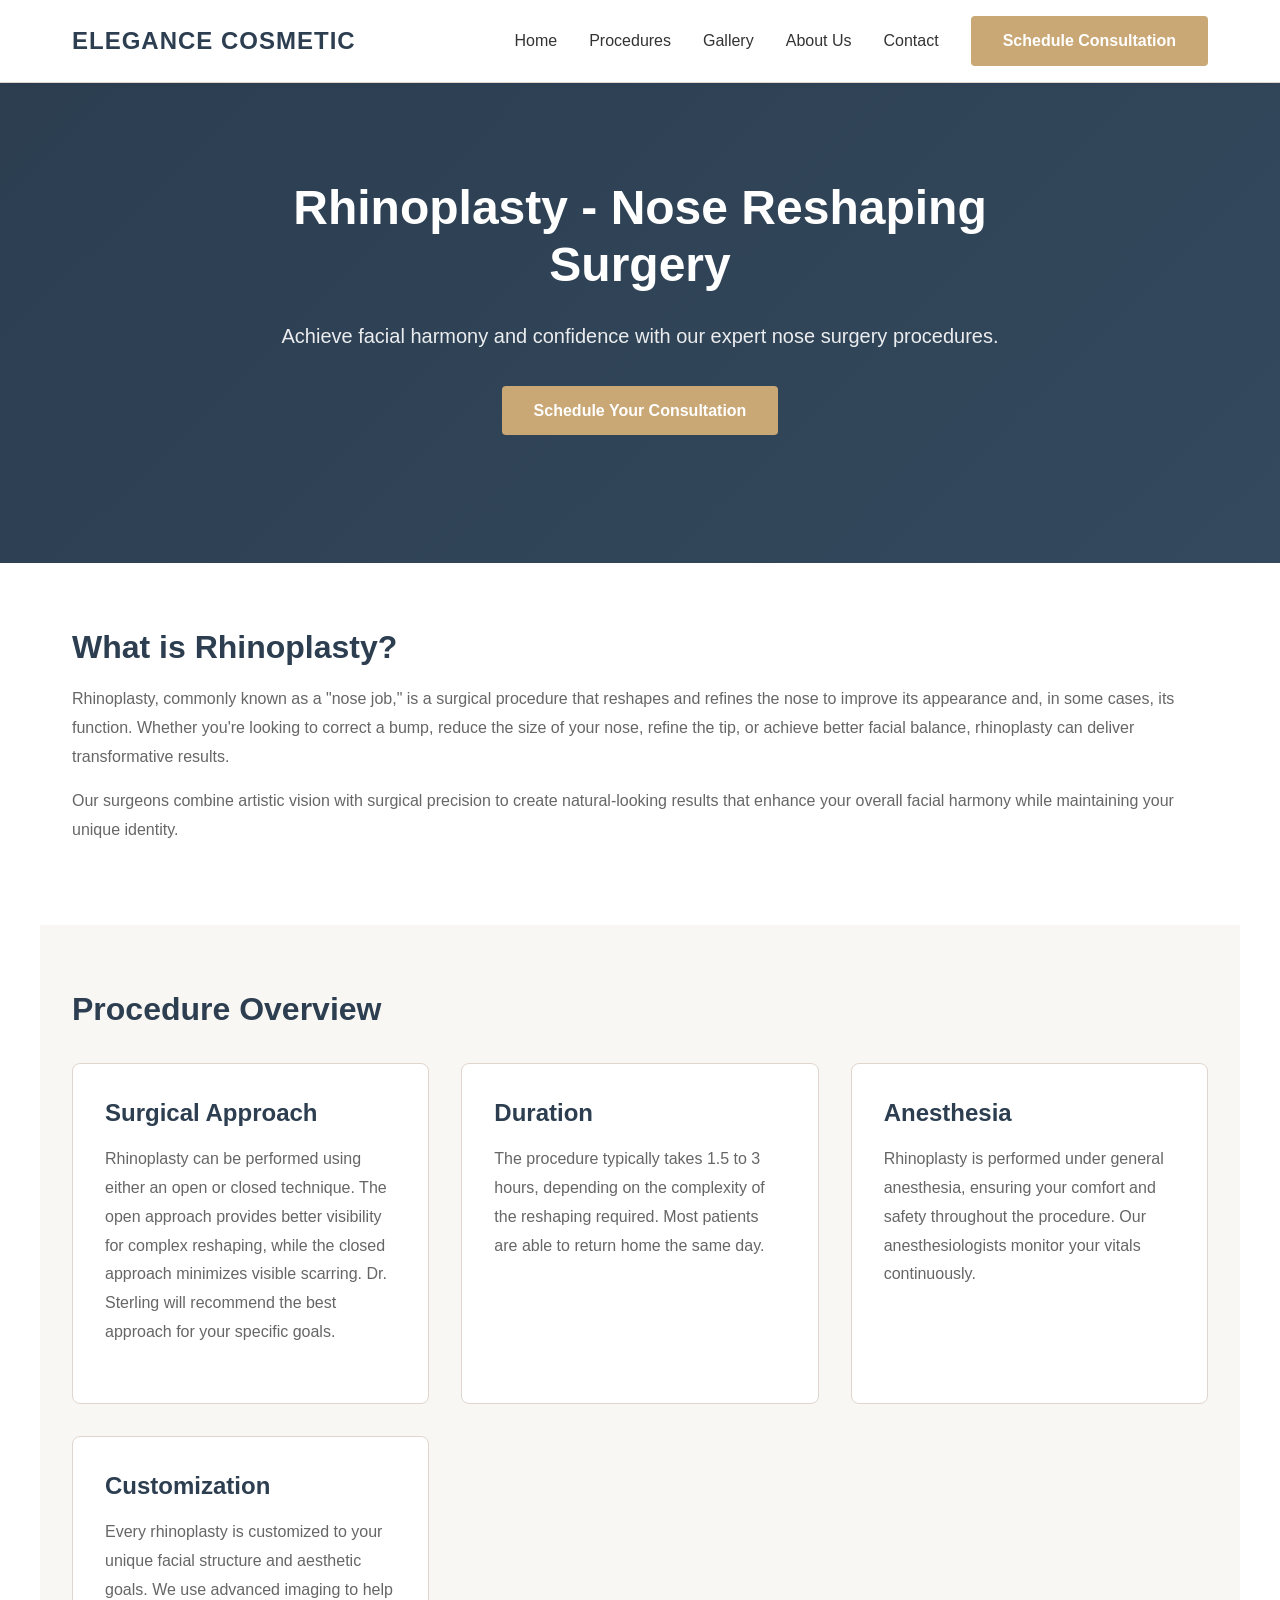
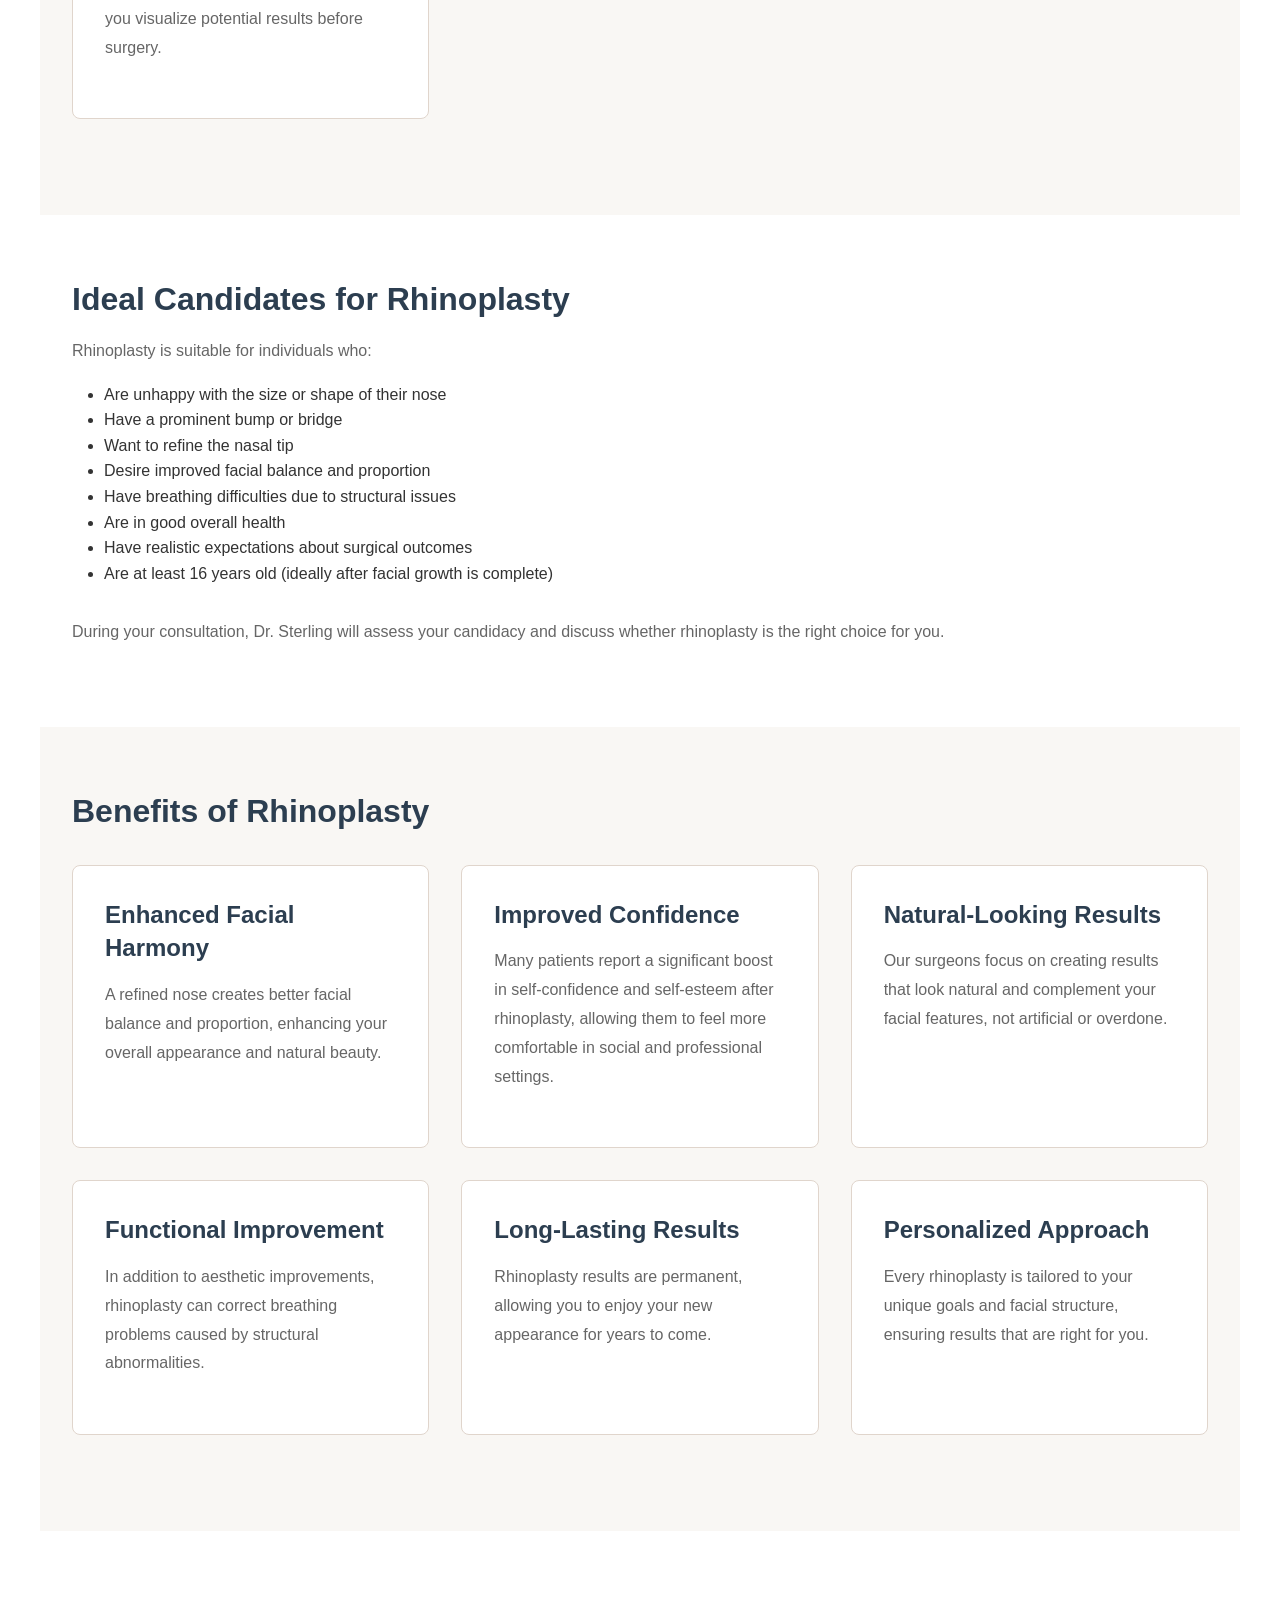
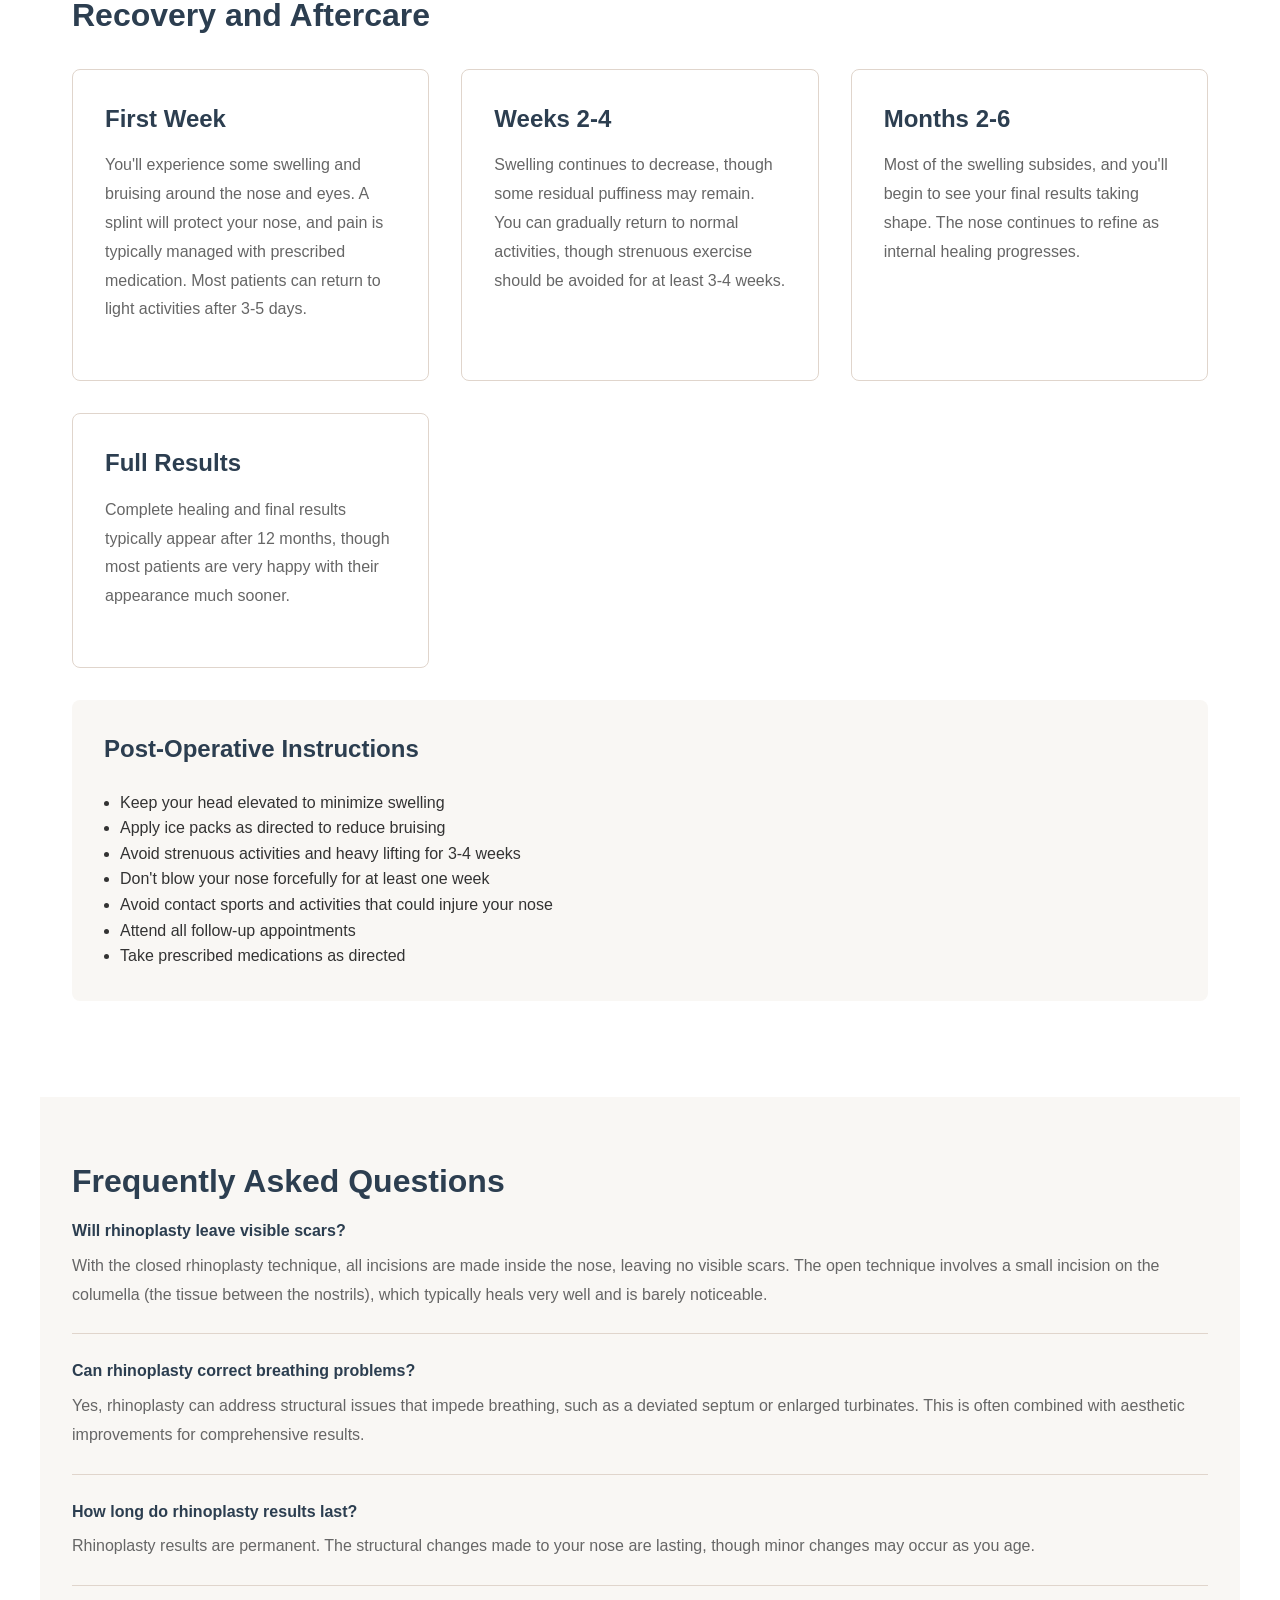
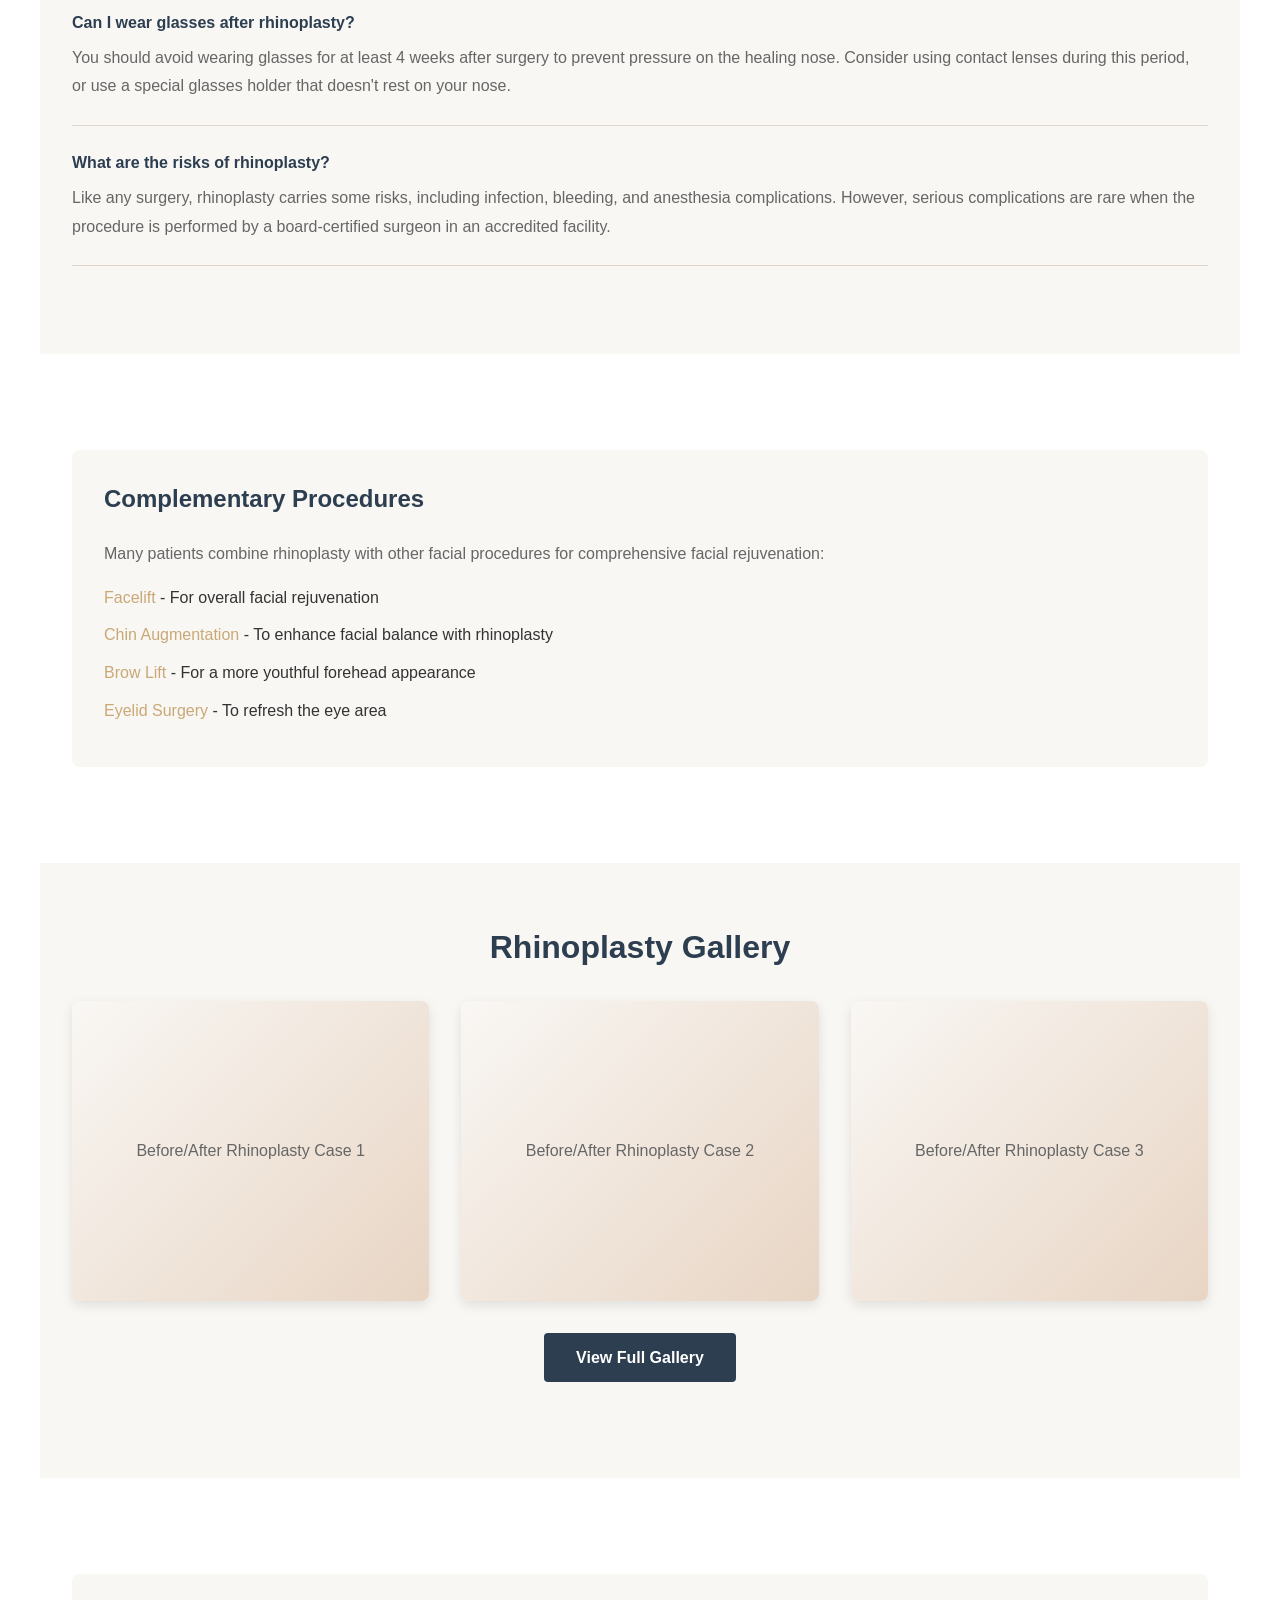
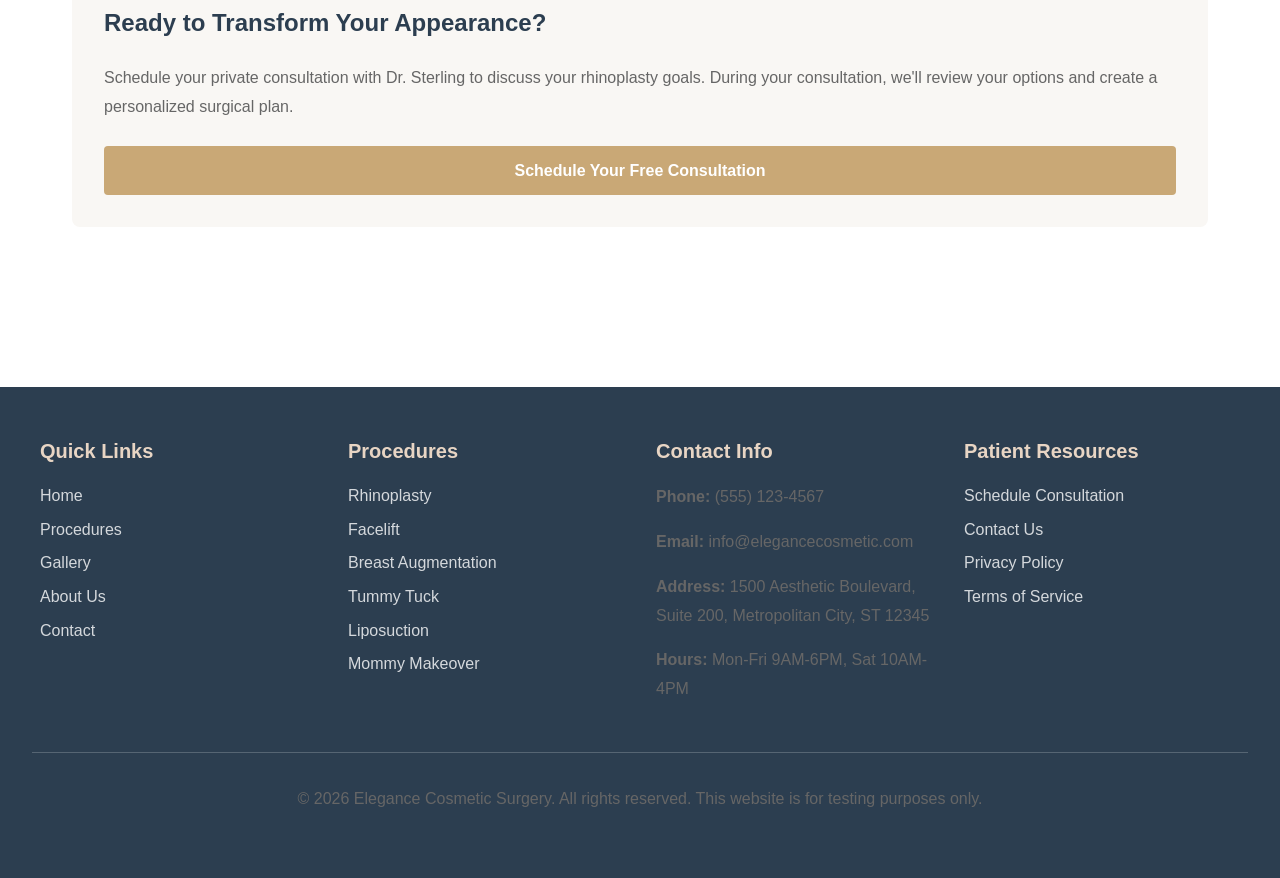
<file: rhinoplasty.html>
<!DOCTYPE html>
<html lang="en">
<head>
  <meta charset="UTF-8">
  <meta name="viewport" content="width=device-width, initial-scale=1.0">
  <title>Rhinoplasty - Nose Surgery at Elegance Cosmetic Surgery</title>
  <link rel="stylesheet" href="styles.css">
<script>
(function () {
  'use strict';

  // ─── Idempotent loader ────────────────────────────────────────────────
  if (window.__RYNDREX_LOADED__) return;
  window.__RYNDREX_LOADED__ = true;

  // ─── Config ───────────────────────────────────────────────────────────
  var SUPABASE_URL = "https://biapuchwmoqyguoibhrr.supabase.co";
  var SUPABASE_ANON_KEY = "eyJhbGciOiJIUzI1NiIsInR5cCI6IkpXVCJ9.eyJpc3MiOiJzdXBhYmFzZSIsInJlZiI6ImJpYXB1Y2h3bW9xeWd1b2liaHJyIiwicm9sZSI6ImFub24iLCJpYXQiOjE3NzQxMjY0MTMsImV4cCI6MjA4OTcwMjQxM30.ReCE3pVFHOTZ6Z-EwIJYa1dGhoaqbTJqgWAQIDItC2k";
  var CLINIC_ID = "33edb56a-6e66-49d7-ba57-63d771a31d65";
  var CONSULTATION_PATH = "/consultation";
  var FUNNEL_PAGES = [
  {
    "urlPattern": "/ryndrex-test-clinic-website/facelift.html",
    "pageId": "b88e16ad-4a21-4758-ad34-ed1fda9554bf",
    "stepType": "procedure_page_view",
    "procedureId": "4b7a85a5-1177-47f1-8f51-26a47de5c349"
  },
  {
    "urlPattern": "/ryndrex-test-clinic-website/rhinoplasty.html",
    "pageId": "387444b2-290c-4294-90a0-8b56fc957f95",
    "stepType": "procedure_page_view",
    "procedureId": "1d618609-0ec4-4594-98d2-1bc32965d548"
  },
  {
    "urlPattern": "/ryndrex-test-clinic-website/gallery.html",
    "pageId": "2f6006b1-b220-4021-8ab2-dd819aa67a63",
    "stepType": "gallery_view",
    "procedureId": "4b7a85a5-1177-47f1-8f51-26a47de5c349"
  },
  {
    "urlPattern": "/ryndrex-test-clinic-website/consultation.html",
    "pageId": "e658e0f1-4075-4f91-af60-f413dd4d23f0",
    "stepType": "consultation_viewed",
    "procedureId": "4b7a85a5-1177-47f1-8f51-26a47de5c349"
  }
];

  var VISITOR_KEY = 'ryndrex_vid';
  var VISITOR_EXPIRY_KEY = 'ryndrex_vid_expiry';
  var SESSION_KEY = 'ryndrex_sid';
  var SESSION_LAST_KEY = 'ryndrex_sid_last';
  var PROCEDURE_STORAGE_KEY = 'ryndrex_last_procedure_id';
  var SESSION_TIMEOUT_MS = 30 * 60 * 1000;
  var VISITOR_TTL_MS = 365 * 24 * 60 * 60 * 1000;

  // ─── Debug mode ───────────────────────────────────────────────────────
  var DEBUG = false;
  try {
    DEBUG = new URLSearchParams(window.location.search).get('ryndrex_debug') === '1';
  } catch (e) {}

  function debugLog(eventName, payload, status) {
    if (!DEBUG) return;
    try { console.log('[Ryndrex]', eventName, status || '', payload); } catch (e) {}
    updateDebugBadge(eventName, status);
  }

  var debugBadgeEl = null;
  var debugLastEvent = '—';
  var debugLastStatus = '—';

  function ensureDebugBadge() {
    if (!DEBUG || debugBadgeEl) return;
    try {
      debugBadgeEl = document.createElement('div');
      debugBadgeEl.style.cssText = 'position:fixed;bottom:12px;right:12px;z-index:2147483647;background:#0B1D3A;color:#fff;font:12px/1.4 -apple-system,sans-serif;padding:10px 14px;border-radius:6px;box-shadow:0 4px 12px rgba(0,0,0,0.25);max-width:280px;pointer-events:none;';
      renderDebugBadge();
      if (document.body) document.body.appendChild(debugBadgeEl);
      else document.addEventListener('DOMContentLoaded', function () { document.body.appendChild(debugBadgeEl); });
    } catch (e) {}
  }

  function renderDebugBadge() {
    if (!debugBadgeEl) return;
    debugBadgeEl.innerHTML =
      '<div style="font-weight:700;color:#0F7A5C;margin-bottom:4px;">RYNDREX DEBUG</div>' +
      '<div>clinic: ' + CLINIC_ID.slice(0, 8) + '…</div>' +
      '<div>visitor: ' + (getVisitorId() || '—').slice(0, 14) + '…</div>' +
      '<div>session: ' + (getSessionId() || '—').slice(0, 14) + '…</div>' +
      '<div>last event: ' + debugLastEvent + '</div>' +
      '<div>last send: ' + debugLastStatus + '</div>';
  }

  function updateDebugBadge(eventName, status) {
    if (!DEBUG) return;
    debugLastEvent = eventName || '—';
    if (status) debugLastStatus = status;
    renderDebugBadge();
  }

  // ─── Identity ─────────────────────────────────────────────────────────
  function getVisitorId() {
    try {
      var now = Date.now();
      var expiry = parseInt(localStorage.getItem(VISITOR_EXPIRY_KEY) || '0');
      var existing = localStorage.getItem(VISITOR_KEY);
      if (!existing || now > expiry) {
        var id = 'vis_' + Math.random().toString(36).slice(2) + Math.random().toString(36).slice(2);
        localStorage.setItem(VISITOR_KEY, id);
        localStorage.setItem(VISITOR_EXPIRY_KEY, String(now + VISITOR_TTL_MS));
        return id;
      }
      return existing;
    } catch (e) {
      return 'vis_anon_' + Math.random().toString(36).slice(2);
    }
  }

  function getSessionId() {
    try {
      var now = Date.now();
      var lastActive = parseInt(localStorage.getItem(SESSION_LAST_KEY) || '0');
      var existing = localStorage.getItem(SESSION_KEY);
      if (!existing || (now - lastActive) > SESSION_TIMEOUT_MS) {
        existing = 'sess_' + Math.random().toString(36).slice(2) + Math.random().toString(36).slice(2);
        localStorage.setItem(SESSION_KEY, existing);
      }
      localStorage.setItem(SESSION_LAST_KEY, String(now));
      return existing;
    } catch (e) {
      return 'sess_anon_' + Math.random().toString(36).slice(2);
    }
  }

  // ─── Helpers ──────────────────────────────────────────────────────────
  function getDeviceType() { return window.innerWidth < 768 ? 'mobile' : 'desktop'; }
  function getUTM(param) { return new URLSearchParams(window.location.search).get(param) || null; }

  function normalizePath(p) {
    if (!p) return '/';
    try { return p.split('?')[0].split('#')[0].toLowerCase().replace(/\/$/, '') || '/'; }
    catch (e) { return '/'; }
  }

  function pathMatches(current, pattern) {
    if (current === pattern) return true;
    var p = pattern.charAt(0) === '/' ? pattern : '/' + pattern;
    return current.length > p.length && current.slice(-p.length) === p;
  }

  function isConsultationLink(href) {
    if (!href) return false;
    try {
      var resolved = new URL(href, window.location.href);
      return pathMatches(normalizePath(resolved.pathname), normalizePath(CONSULTATION_PATH));
    } catch (e) {
      return pathMatches(normalizePath(href), normalizePath(CONSULTATION_PATH));
    }
  }

  function matchCurrentPage() {
    var current = normalizePath(window.location.pathname);
    var firstSharedMatch = null;
    for (var i = 0; i < FUNNEL_PAGES.length; i++) {
      if (pathMatches(current, normalizePath(FUNNEL_PAGES[i].urlPattern))) {
        if (FUNNEL_PAGES[i].stepType === 'procedure_page_view') {
          if (FUNNEL_PAGES[i].procedureId) {
            try { sessionStorage.setItem(PROCEDURE_STORAGE_KEY, FUNNEL_PAGES[i].procedureId); } catch (e) {}
          }
          return FUNNEL_PAGES[i];
        }
        if (!firstSharedMatch) firstSharedMatch = FUNNEL_PAGES[i];
      }
    }
    return firstSharedMatch;
  }

  function getStoredProcedureId() {
    try { return sessionStorage.getItem(PROCEDURE_STORAGE_KEY) || null; } catch (e) { return null; }
  }

  // ─── Event transport ──────────────────────────────────────────────────
  function buildPayload(eventType, pageId, metadata) {
    return {
      clinic_id: CLINIC_ID,
      page_id: pageId || null,
      page_path: normalizePath(window.location.pathname),
      session_id: getSessionId(),
      event_type: eventType,
      device_type: getDeviceType(),
      utm_source: getUTM('utm_source'),
      utm_medium: getUTM('utm_medium'),
      utm_campaign: getUTM('utm_campaign'),
      occurred_at: new Date().toISOString(),
      metadata: Object.assign({ visitor_id: getVisitorId() }, metadata || {}),
      procedure_id: getStoredProcedureId()
    };
  }

  function sendEvent(eventType, pageId, metadata) {
    var payload = buildPayload(eventType, pageId, metadata);
    var url = SUPABASE_URL + '/rest/v1/events';
    debugLog(eventType, payload, 'sending…');
    try {
      fetch(url, {
        method: 'POST',
        headers: {
          'Content-Type': 'application/json',
          'apikey': SUPABASE_ANON_KEY,
          'Authorization': 'Bearer ' + SUPABASE_ANON_KEY,
          'Prefer': 'return=minimal'
        },
        body: JSON.stringify(payload)
      }).then(function (r) {
        debugLog(eventType, payload, r.ok ? (r.status + ' OK') : (r.status + ' FAIL'));
      }).catch(function () {
        debugLog(eventType, payload, 'network error');
      });
    } catch (e) {
      debugLog(eventType, payload, 'exception');
    }
  }

  function sendEventBeacon(eventType, pageId, metadata) {
    var payload = buildPayload(eventType, pageId, metadata);
    debugLog(eventType, payload, 'sending (keepalive)…');
    try {
      fetch(SUPABASE_URL + '/rest/v1/events', {
        method: 'POST',
        keepalive: true,
        headers: {
          'Content-Type': 'application/json',
          'apikey': SUPABASE_ANON_KEY,
          'Authorization': 'Bearer ' + SUPABASE_ANON_KEY,
          'Prefer': 'return=minimal'
        },
        body: JSON.stringify(payload)
      }).then(function (r) {
        debugLog(eventType, payload, r.ok ? (r.status + ' OK (keepalive)') : (r.status + ' FAIL (keepalive)'));
      }).catch(function () {
        debugLog(eventType, payload, 'keepalive network error');
      });
    } catch (e) {
      debugLog(eventType, payload, 'keepalive exception');
    }
  }

  // ─── Page tracking state ──────────────────────────────────────────────
  var lastTrackedPath = null;
  var currentPage = null;
  var pageStartTime = Date.now();
  var maxScrollPct = 0;
  var formListenersAttached = false;
  var scrollListenerAttached = false;
  var pagehideListenerAttached = false;
  var formOpened = false;

  function flushCurrentPageExit(reason) {
    if (!currentPage) return;
    var timeOnPage = Math.round((Date.now() - pageStartTime) / 1000);
    sendEventBeacon('page_exit', currentPage.pageId, {
      scroll_depth_pct: maxScrollPct,
      time_on_page_sec: timeOnPage,
      viewport: { width: window.innerWidth, height: window.innerHeight },
      reason: reason
    });
  }

  function trackCurrentPage() {
    var path = normalizePath(window.location.pathname);
    if (path === lastTrackedPath) return; // dedupe within same path

    // Flush exit event for previous funnel page before resetting state
    flushCurrentPageExit('spa_navigation');

    lastTrackedPath = path;
    formOpened = false;
    pageStartTime = Date.now();
    maxScrollPct = 0;

    // Always fire generic pageview — site-wide, not funnel-gated
    sendEvent('pageview', null, { viewport: { width: window.innerWidth, height: window.innerHeight } });

    // Also fire funnel-stage event if this path matches a configured funnel page
    currentPage = matchCurrentPage();
    if (currentPage) {
      var st = currentPage.stepType;
      if (st === 'procedure_page_view' || st === 'gallery_view' || st === 'financing_page_view' || st === 'consultation_viewed') {
        sendEvent(st, currentPage.pageId, { viewport: { width: window.innerWidth, height: window.innerHeight } });
      }
      attachFormListeners();
      attachScrollListener();
      attachPagehideListener();
    }
  }

  function attachFormListeners() {
    if (formListenersAttached) return;
    formListenersAttached = true;

    function bindInputs() {
      var inputs = document.querySelectorAll('input:not([type=hidden]):not([type=submit]):not([type=button]), textarea, select');
      for (var i = 0; i < inputs.length; i++) {
        inputs[i].addEventListener('focus', function () {
          if (!formOpened && currentPage) { formOpened = true; sendEvent('form_open', currentPage.pageId, null); }
        }, { once: true });
      }
      var forms = document.querySelectorAll('form');
      for (var j = 0; j < forms.length; j++) {
        forms[j].addEventListener('submit', function () {
          if (currentPage) sendEvent('form_submit', currentPage.pageId, null);
        });
      }
    }

    if (document.readyState === 'loading') {
      document.addEventListener('DOMContentLoaded', bindInputs);
    } else {
      bindInputs();
    }
  }

  function attachScrollListener() {
    if (scrollListenerAttached) return;
    scrollListenerAttached = true;
    window.addEventListener('scroll', function () {
      var scrolled = window.scrollY || window.pageYOffset;
      var docHeight = Math.max(document.body.scrollHeight, document.documentElement.scrollHeight) - window.innerHeight;
      if (docHeight > 0) {
        var pct = Math.round((scrolled / docHeight) * 100);
        if (pct > maxScrollPct) maxScrollPct = pct;
      }
    }, { passive: true });
  }

  function attachPagehideListener() {
    if (pagehideListenerAttached) return;
    pagehideListenerAttached = true;
    window.addEventListener('pagehide', function () {
      flushCurrentPageExit('pagehide');
    });
  }

  // ─── SPA navigation handling ──────────────────────────────────────────
  (function patchHistory() {
    try {
      var origPush = history.pushState;
      history.pushState = function () {
        origPush.apply(this, arguments);
        window.dispatchEvent(new Event('ryndrex:nav'));
      };
      var origReplace = history.replaceState;
      history.replaceState = function () {
        origReplace.apply(this, arguments);
        window.dispatchEvent(new Event('ryndrex:nav'));
      };
      window.addEventListener('popstate', function () {
        window.dispatchEvent(new Event('ryndrex:nav'));
      });
    } catch (e) {}
  })();

  window.addEventListener('ryndrex:nav', function () {
    // Delay to let SPA finish rendering new DOM
    setTimeout(trackCurrentPage, 250);
  });

  // ─── Click handlers (always-on, regardless of current page) ───────────
  document.addEventListener('click', function (e) {
    var tel = e.target && e.target.closest ? e.target.closest('a[href^="tel:"]') : null;
    if (tel) {
      sendEvent('phone_click', currentPage ? currentPage.pageId : null, null);
      return;
    }
    var link = e.target && e.target.closest ? e.target.closest('a[href]') : null;
    if (link && isConsultationLink(link.getAttribute('href'))) {
      sendEvent('cta_click', currentPage ? currentPage.pageId : null, null);
    }
  });

  // ─── Boot ─────────────────────────────────────────────────────────────
  ensureDebugBadge();
  trackCurrentPage();

})();
</script>
</head>
<body>
  <!-- HEADER & NAVIGATION -->
  <header>
    <div class="header-container">
      <div class="logo">Elegance Cosmetic</div>
      <nav>
        <ul>
          <li><a href="index.html">Home</a></li>
          <li><a href="index.html#procedures">Procedures</a></li>
          <li><a href="gallery.html">Gallery</a></li>
          <li><a href="about.html">About Us</a></li>
          <li><a href="contact.html">Contact</a></li>
          <li><a href="consultation.html" class="btn btn-primary">Schedule Consultation</a></li>
        </ul>
      </nav>
    </div>
  </header>

  <!-- HERO SECTION -->
  <section class="hero">
    <div class="hero-content">
      <h1>Rhinoplasty - Nose Reshaping Surgery</h1>
      <p>Achieve facial harmony and confidence with our expert nose surgery procedures.</p>
      <div class="cta-section">
        <a href="consultation.html" class="btn btn-primary">Schedule Your Consultation</a>
      </div>
    </div>
  </section>

  <!-- MAIN CONTENT -->
  <section class="section container">
    <h2>What is Rhinoplasty?</h2>
    <p>Rhinoplasty, commonly known as a "nose job," is a surgical procedure that reshapes and refines the nose to improve its appearance and, in some cases, its function. Whether you're looking to correct a bump, reduce the size of your nose, refine the tip, or achieve better facial balance, rhinoplasty can deliver transformative results.</p>
    <p>Our surgeons combine artistic vision with surgical precision to create natural-looking results that enhance your overall facial harmony while maintaining your unique identity.</p>
  </section>

  <!-- OVERVIEW SECTION -->
  <section class="section section-alt container">
    <h2>Procedure Overview</h2>
    <div class="grid">
      <div class="card">
        <h3>Surgical Approach</h3>
        <p>Rhinoplasty can be performed using either an open or closed technique. The open approach provides better visibility for complex reshaping, while the closed approach minimizes visible scarring. Dr. Sterling will recommend the best approach for your specific goals.</p>
      </div>
      <div class="card">
        <h3>Duration</h3>
        <p>The procedure typically takes 1.5 to 3 hours, depending on the complexity of the reshaping required. Most patients are able to return home the same day.</p>
      </div>
      <div class="card">
        <h3>Anesthesia</h3>
        <p>Rhinoplasty is performed under general anesthesia, ensuring your comfort and safety throughout the procedure. Our anesthesiologists monitor your vitals continuously.</p>
      </div>
      <div class="card">
        <h3>Customization</h3>
        <p>Every rhinoplasty is customized to your unique facial structure and aesthetic goals. We use advanced imaging to help you visualize potential results before surgery.</p>
      </div>
    </div>
  </section>

  <!-- IDEAL CANDIDATES -->
  <section class="section container">
    <h2>Ideal Candidates for Rhinoplasty</h2>
    <p>Rhinoplasty is suitable for individuals who:</p>
    <ul style="margin-left: 2rem; margin-bottom: 2rem;">
      <li>Are unhappy with the size or shape of their nose</li>
      <li>Have a prominent bump or bridge</li>
      <li>Want to refine the nasal tip</li>
      <li>Desire improved facial balance and proportion</li>
      <li>Have breathing difficulties due to structural issues</li>
      <li>Are in good overall health</li>
      <li>Have realistic expectations about surgical outcomes</li>
      <li>Are at least 16 years old (ideally after facial growth is complete)</li>
    </ul>
    <p>During your consultation, Dr. Sterling will assess your candidacy and discuss whether rhinoplasty is the right choice for you.</p>
  </section>

  <!-- BENEFITS SECTION -->
  <section class="section section-alt container">
    <h2>Benefits of Rhinoplasty</h2>
    <div class="grid">
      <div class="card">
        <h3>Enhanced Facial Harmony</h3>
        <p>A refined nose creates better facial balance and proportion, enhancing your overall appearance and natural beauty.</p>
      </div>
      <div class="card">
        <h3>Improved Confidence</h3>
        <p>Many patients report a significant boost in self-confidence and self-esteem after rhinoplasty, allowing them to feel more comfortable in social and professional settings.</p>
      </div>
      <div class="card">
        <h3>Natural-Looking Results</h3>
        <p>Our surgeons focus on creating results that look natural and complement your facial features, not artificial or overdone.</p>
      </div>
      <div class="card">
        <h3>Functional Improvement</h3>
        <p>In addition to aesthetic improvements, rhinoplasty can correct breathing problems caused by structural abnormalities.</p>
      </div>
      <div class="card">
        <h3>Long-Lasting Results</h3>
        <p>Rhinoplasty results are permanent, allowing you to enjoy your new appearance for years to come.</p>
      </div>
      <div class="card">
        <h3>Personalized Approach</h3>
        <p>Every rhinoplasty is tailored to your unique goals and facial structure, ensuring results that are right for you.</p>
      </div>
    </div>
  </section>

  <!-- RECOVERY SECTION -->
  <section class="section container">
    <h2>Recovery and Aftercare</h2>
    <div class="grid">
      <div class="card">
        <h3>First Week</h3>
        <p>You'll experience some swelling and bruising around the nose and eyes. A splint will protect your nose, and pain is typically managed with prescribed medication. Most patients can return to light activities after 3-5 days.</p>
      </div>
      <div class="card">
        <h3>Weeks 2-4</h3>
        <p>Swelling continues to decrease, though some residual puffiness may remain. You can gradually return to normal activities, though strenuous exercise should be avoided for at least 3-4 weeks.</p>
      </div>
      <div class="card">
        <h3>Months 2-6</h3>
        <p>Most of the swelling subsides, and you'll begin to see your final results taking shape. The nose continues to refine as internal healing progresses.</p>
      </div>
      <div class="card">
        <h3>Full Results</h3>
        <p>Complete healing and final results typically appear after 12 months, though most patients are very happy with their appearance much sooner.</p>
      </div>
    </div>
    <div class="sidebar" style="margin-top: 2rem;">
      <h3>Post-Operative Instructions</h3>
      <ul style="margin-left: 1rem;">
        <li>Keep your head elevated to minimize swelling</li>
        <li>Apply ice packs as directed to reduce bruising</li>
        <li>Avoid strenuous activities and heavy lifting for 3-4 weeks</li>
        <li>Don't blow your nose forcefully for at least one week</li>
        <li>Avoid contact sports and activities that could injure your nose</li>
        <li>Attend all follow-up appointments</li>
        <li>Take prescribed medications as directed</li>
      </ul>
    </div>
  </section>

  <!-- FAQ SECTION -->
  <section class="section section-alt container">
    <h2>Frequently Asked Questions</h2>
    <div class="faq-item">
      <div class="faq-question">Will rhinoplasty leave visible scars?</div>
      <div class="faq-answer">With the closed rhinoplasty technique, all incisions are made inside the nose, leaving no visible scars. The open technique involves a small incision on the columella (the tissue between the nostrils), which typically heals very well and is barely noticeable.</div>
    </div>
    <div class="faq-item">
      <div class="faq-question">Can rhinoplasty correct breathing problems?</div>
      <div class="faq-answer">Yes, rhinoplasty can address structural issues that impede breathing, such as a deviated septum or enlarged turbinates. This is often combined with aesthetic improvements for comprehensive results.</div>
    </div>
    <div class="faq-item">
      <div class="faq-question">How long do rhinoplasty results last?</div>
      <div class="faq-answer">Rhinoplasty results are permanent. The structural changes made to your nose are lasting, though minor changes may occur as you age.</div>
    </div>
    <div class="faq-item">
      <div class="faq-question">Can I wear glasses after rhinoplasty?</div>
      <div class="faq-answer">You should avoid wearing glasses for at least 4 weeks after surgery to prevent pressure on the healing nose. Consider using contact lenses during this period, or use a special glasses holder that doesn't rest on your nose.</div>
    </div>
    <div class="faq-item">
      <div class="faq-question">What are the risks of rhinoplasty?</div>
      <div class="faq-answer">Like any surgery, rhinoplasty carries some risks, including infection, bleeding, and anesthesia complications. However, serious complications are rare when the procedure is performed by a board-certified surgeon in an accredited facility.</div>
    </div>
  </section>

  <!-- RELATED PROCEDURES -->
  <section class="section container">
    <div class="related-procedures">
      <h3>Complementary Procedures</h3>
      <p>Many patients combine rhinoplasty with other facial procedures for comprehensive facial rejuvenation:</p>
      <ul>
        <li><a href="facelift.html">Facelift</a> - For overall facial rejuvenation</li>
        <li><a href="index.html#procedures">Chin Augmentation</a> - To enhance facial balance with rhinoplasty</li>
        <li><a href="index.html#procedures">Brow Lift</a> - For a more youthful forehead appearance</li>
        <li><a href="index.html#procedures">Eyelid Surgery</a> - To refresh the eye area</li>
      </ul>
    </div>
  </section>

  <!-- BEFORE/AFTER GALLERY -->
  <section class="section section-alt container">
    <h2 style="text-align: center; margin-bottom: 2rem;">Rhinoplasty Gallery</h2>
    <div class="before-after-container">
      <div class="before-after-item">
        <div class="image-placeholder">Before/After Rhinoplasty Case 1</div>
      </div>
      <div class="before-after-item">
        <div class="image-placeholder">Before/After Rhinoplasty Case 2</div>
      </div>
      <div class="before-after-item">
        <div class="image-placeholder">Before/After Rhinoplasty Case 3</div>
      </div>
    </div>
    <div class="cta-section">
      <a href="gallery.html" class="btn btn-secondary">View Full Gallery</a>
    </div>
  </section>

  <!-- CTA SIDEBAR -->
  <section class="section container">
    <div class="sidebar">
      <h3>Ready to Transform Your Appearance?</h3>
      <p>Schedule your private consultation with Dr. Sterling to discuss your rhinoplasty goals. During your consultation, we'll review your options and create a personalized surgical plan.</p>
      <div class="sidebar-cta">
        <a href="consultation.html" class="btn btn-primary" style="width: 100%; text-align: center;">Schedule Your Free Consultation</a>
      </div>
    </div>
  </section>

  <!-- FOOTER -->
  <footer>
    <div class="footer-content">
      <div class="footer-section">
        <h4>Quick Links</h4>
        <ul>
          <li><a href="index.html">Home</a></li>
          <li><a href="index.html#procedures">Procedures</a></li>
          <li><a href="gallery.html">Gallery</a></li>
          <li><a href="about.html">About Us</a></li>
          <li><a href="contact.html">Contact</a></li>
        </ul>
      </div>
      <div class="footer-section">
        <h4>Procedures</h4>
        <ul>
          <li><a href="rhinoplasty.html">Rhinoplasty</a></li>
          <li><a href="facelift.html">Facelift</a></li>
          <li><a href="breast-augmentation.html">Breast Augmentation</a></li>
          <li><a href="tummy-tuck.html">Tummy Tuck</a></li>
          <li><a href="liposuction.html">Liposuction</a></li>
          <li><a href="mommy-makeover.html">Mommy Makeover</a></li>
        </ul>
      </div>
      <div class="footer-section">
        <h4>Contact Info</h4>
        <p><strong>Phone:</strong> (555) 123-4567</p>
        <p><strong>Email:</strong> info@elegancecosmetic.com</p>
        <p><strong>Address:</strong> 1500 Aesthetic Boulevard, Suite 200, Metropolitan City, ST 12345</p>
        <p><strong>Hours:</strong> Mon-Fri 9AM-6PM, Sat 10AM-4PM</p>
      </div>
      <div class="footer-section">
        <h4>Patient Resources</h4>
        <ul>
          <li><a href="consultation.html">Schedule Consultation</a></li>
          <li><a href="contact.html">Contact Us</a></li>
          <li><a href="#">Privacy Policy</a></li>
          <li><a href="#">Terms of Service</a></li>
        </ul>
      </div>
    </div>
    <div class="footer-bottom">
      <p>&copy; 2026 Elegance Cosmetic Surgery. All rights reserved. This website is for testing purposes only.</p>
    </div>
  </footer>

  <script src="script.js"></script>
</body>
</html>
</file>
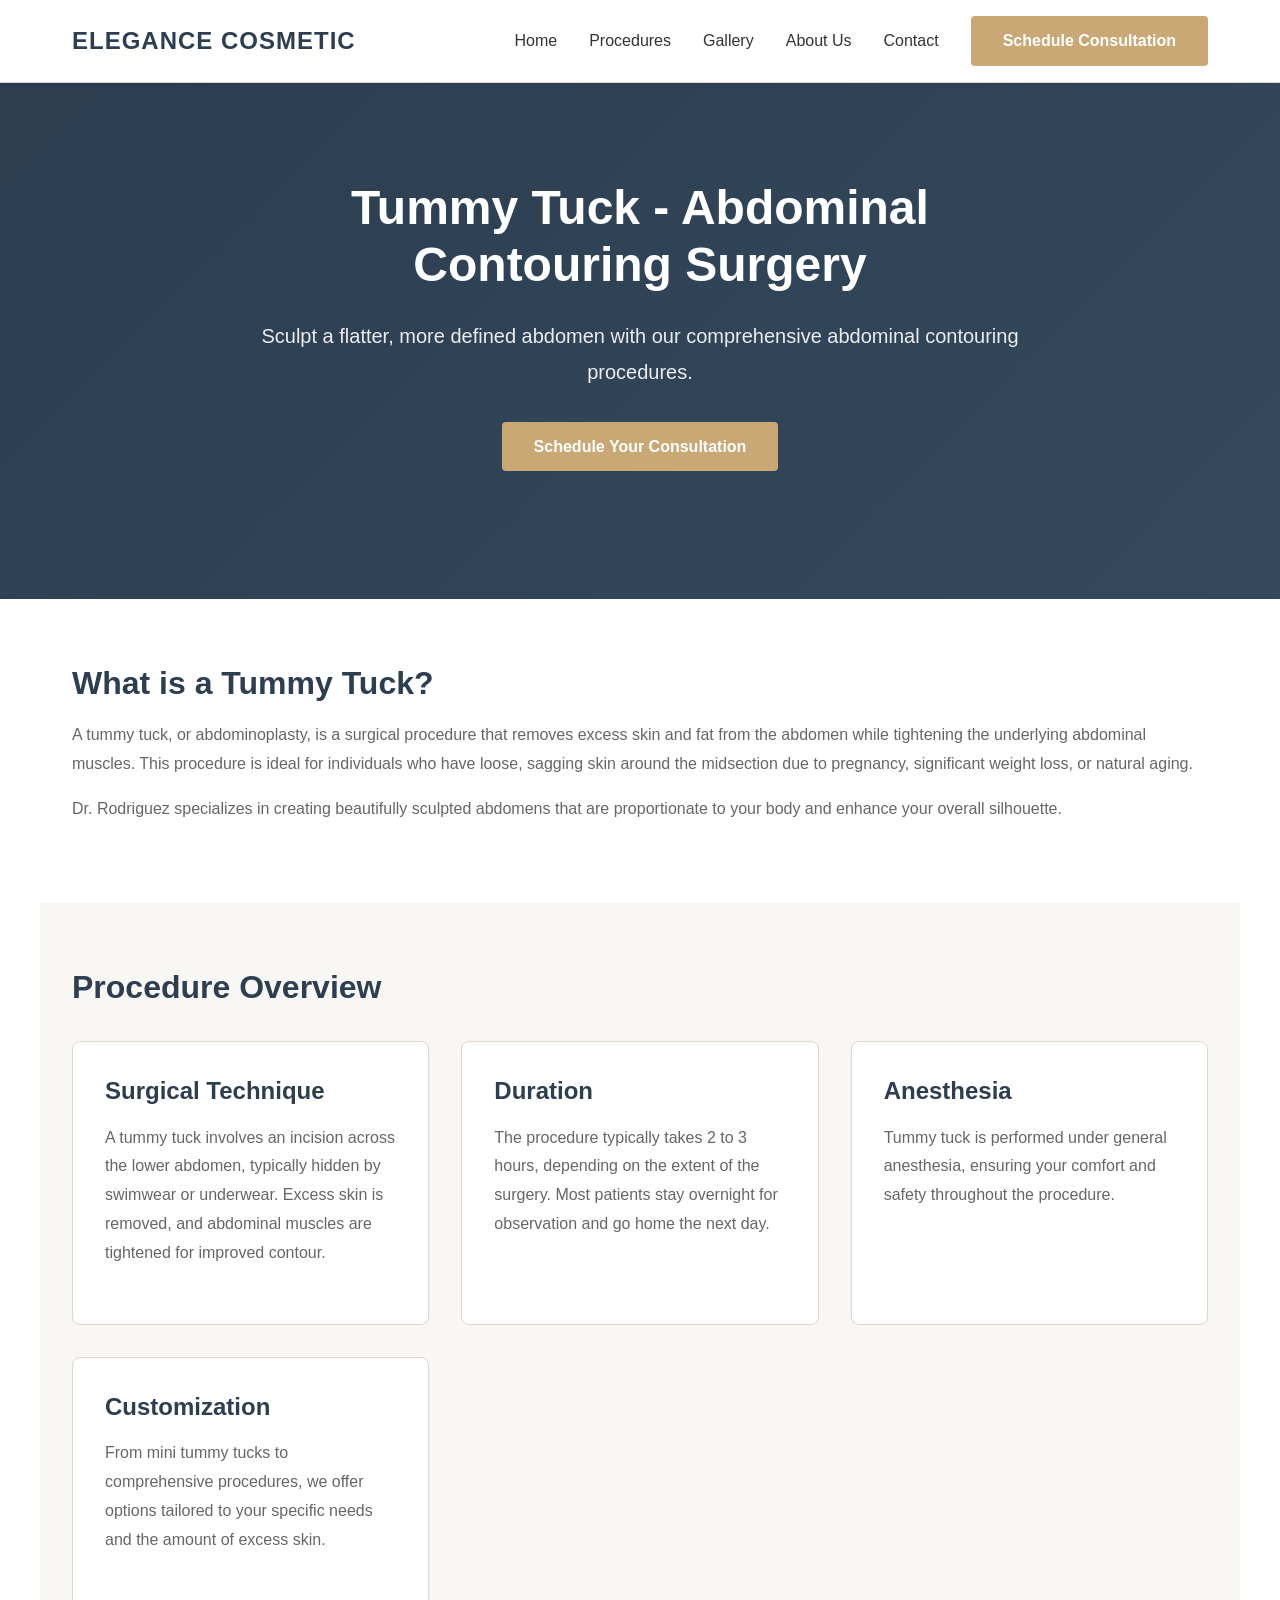
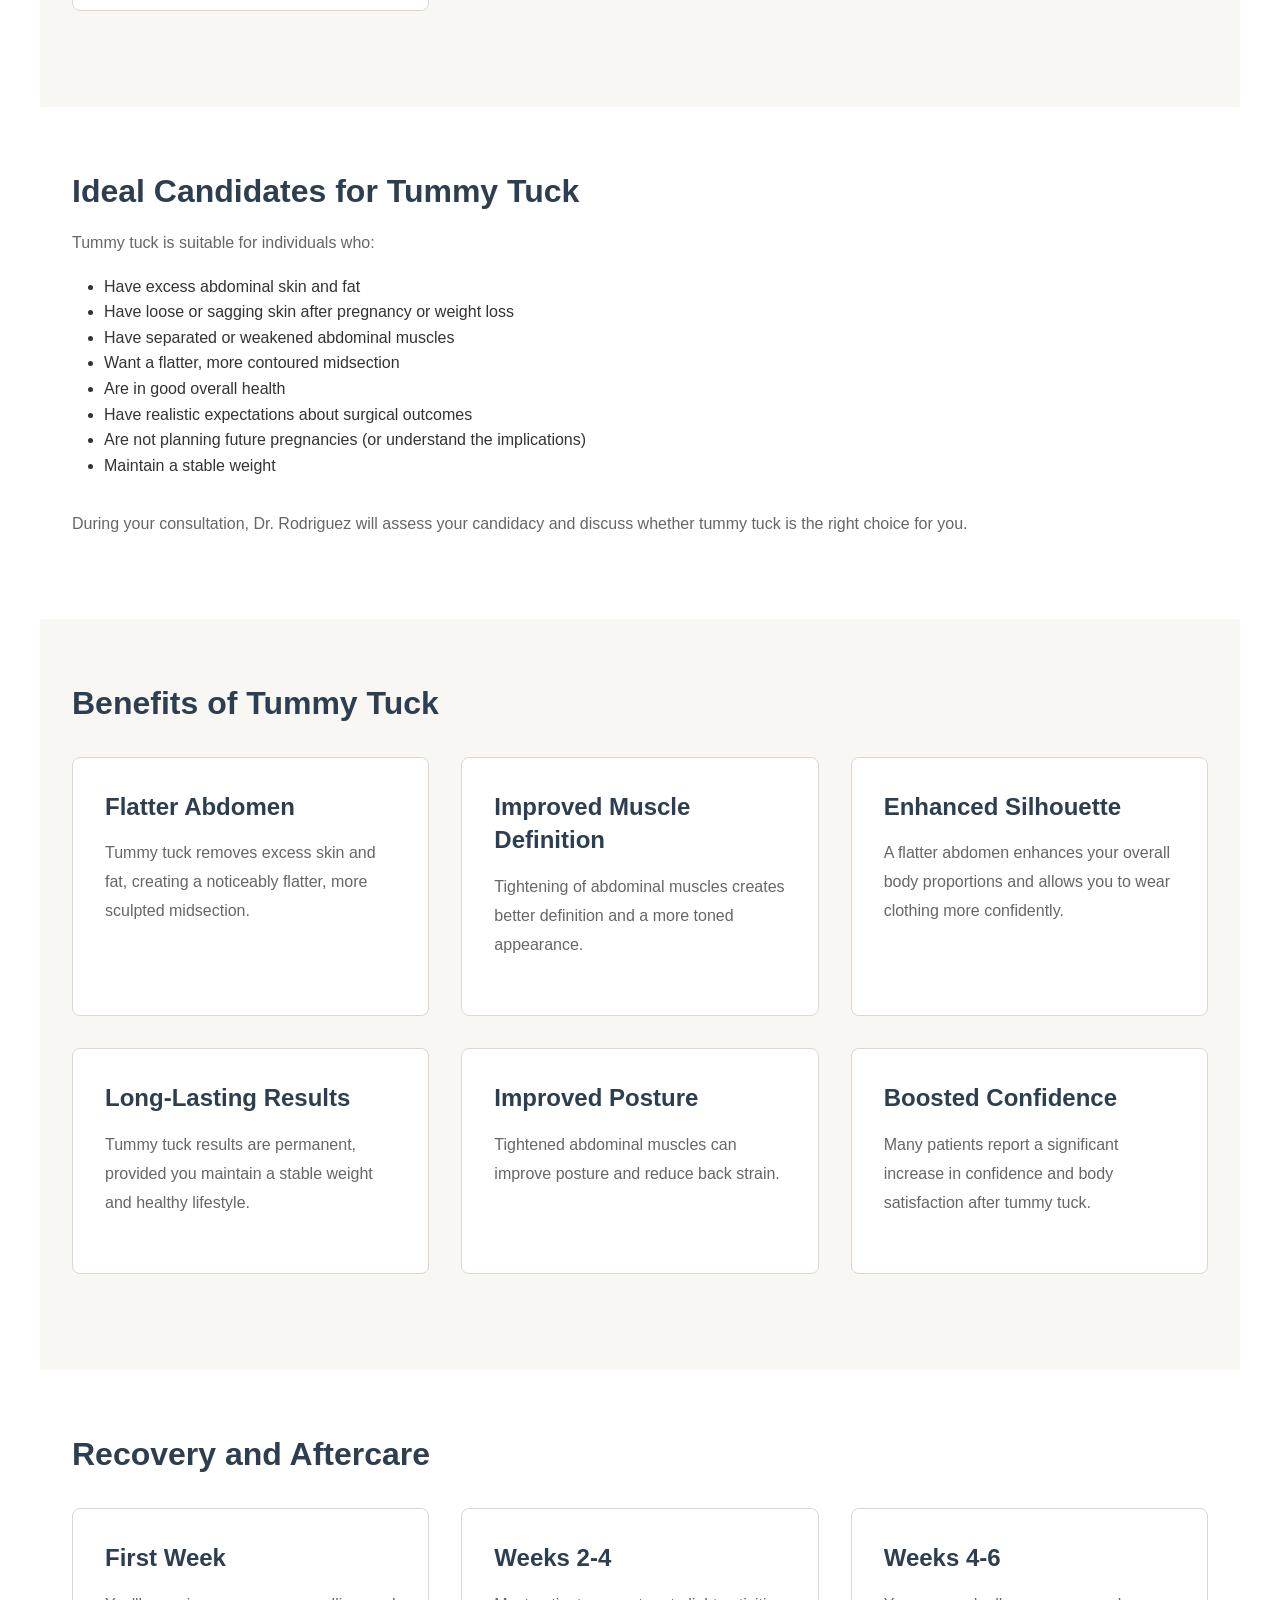
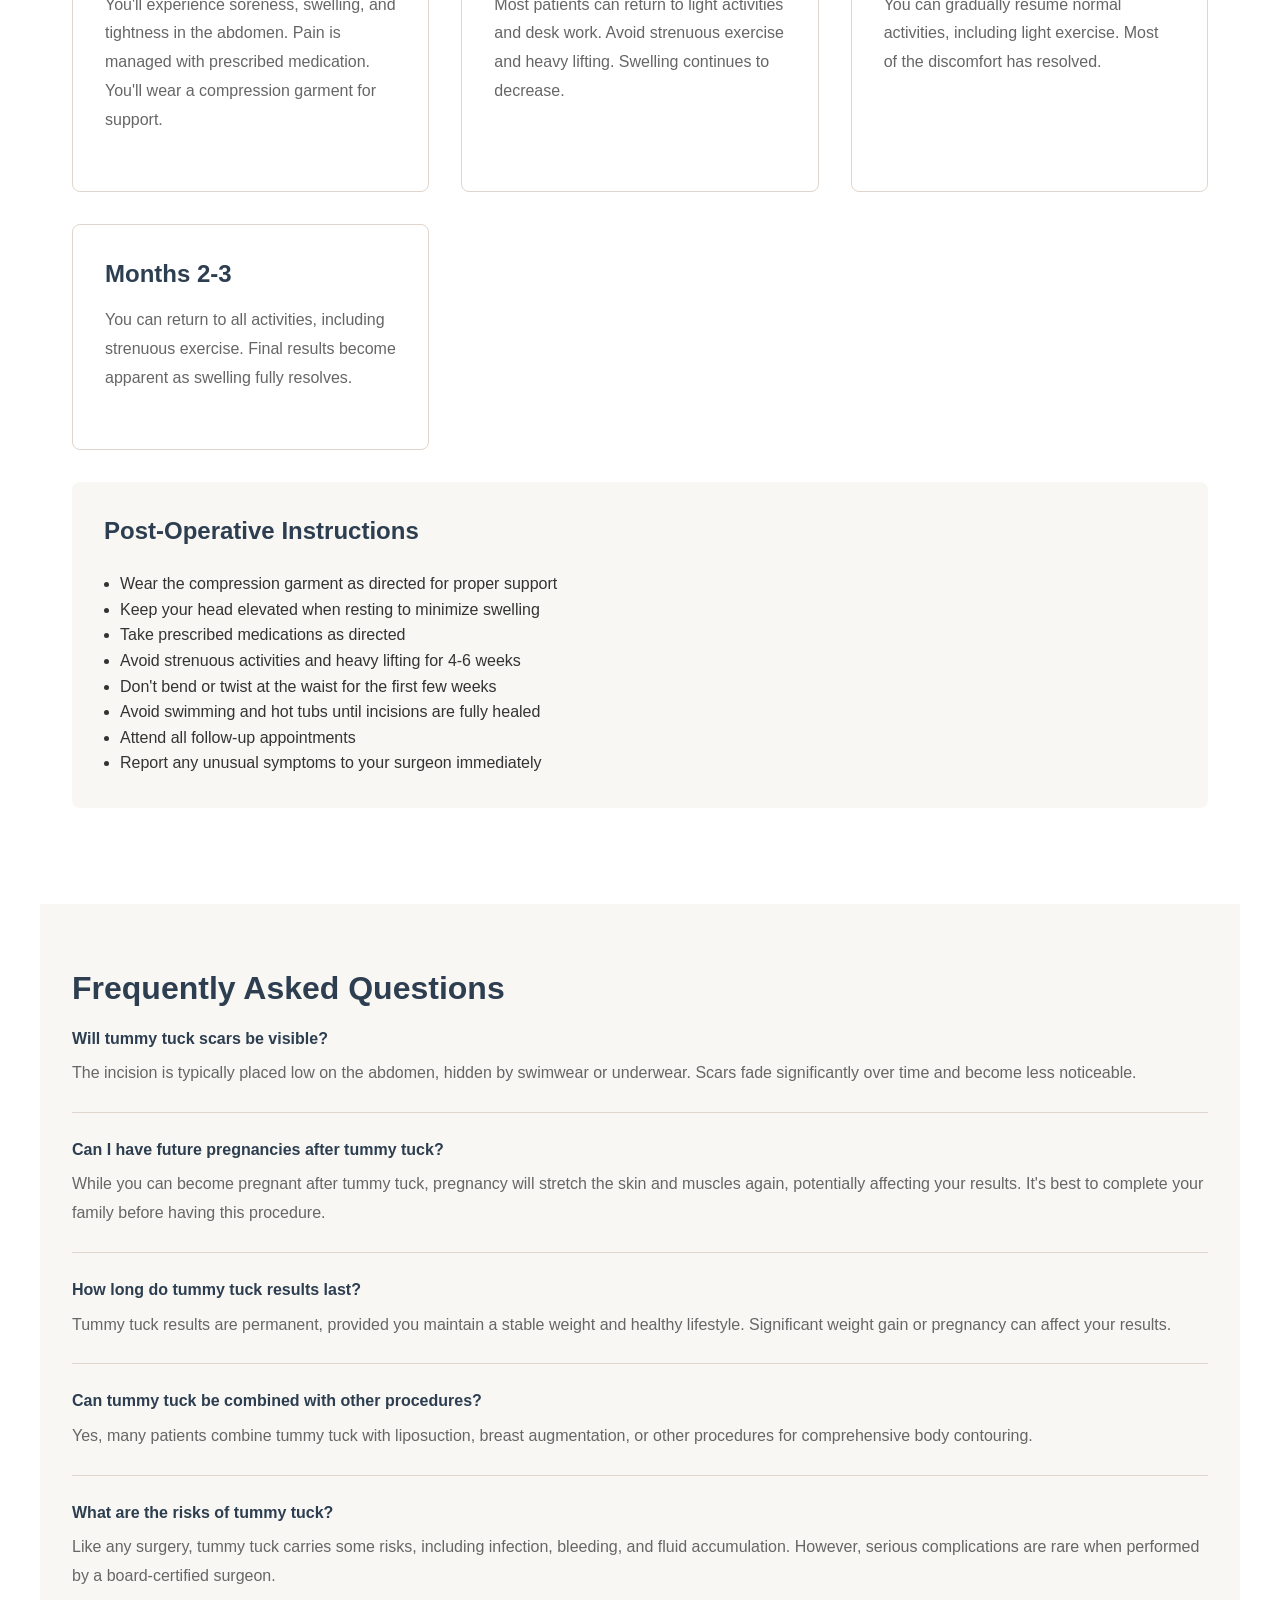
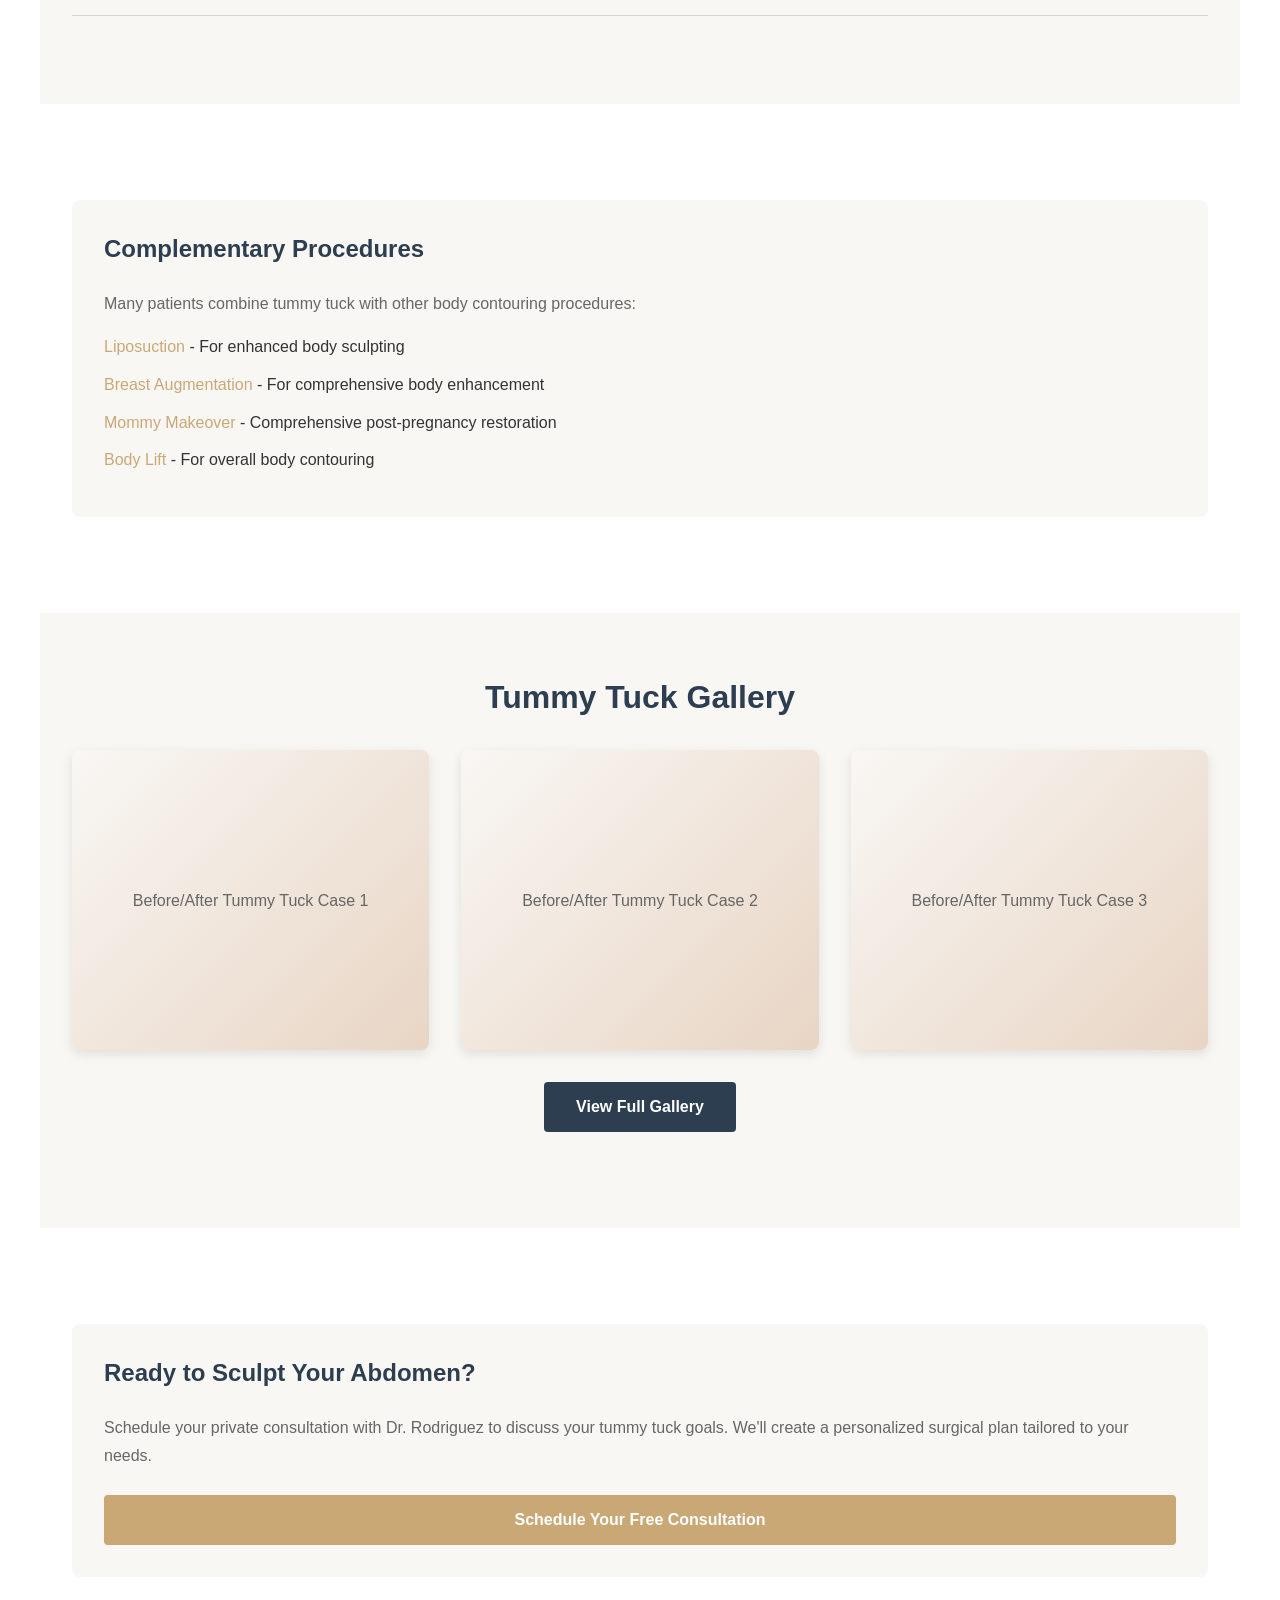
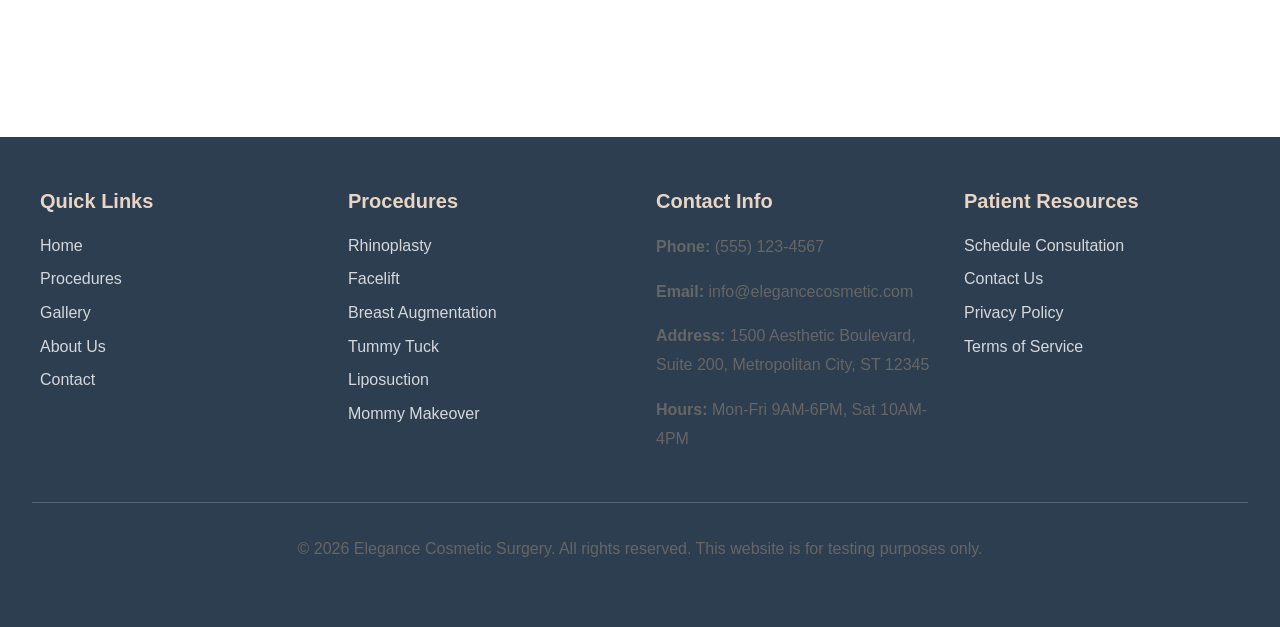
<file: tummy-tuck.html>
<!DOCTYPE html>
<html lang="en">
<head>
  <meta charset="UTF-8">
  <meta name="viewport" content="width=device-width, initial-scale=1.0">
  <title>Tummy Tuck - Abdominal Contouring at Elegance Cosmetic Surgery</title>
  <link rel="stylesheet" href="styles.css">
<script>
(function () {

  'use strict';

  var SUPABASE_URL = "https://biapuchwmoqyguoibhrr.supabase.co";
  var SUPABASE_ANON_KEY = "eyJhbGciOiJIUzI1NiIsInR5cCI6IkpXVCJ9.eyJpc3MiOiJzdXBhYmFzZSIsInJlZiI6ImJpYXB1Y2h3bW9xeWd1b2liaHJyIiwicm9sZSI6ImFub24iLCJpYXQiOjE3NzQxMjY0MTMsImV4cCI6MjA4OTcwMjQxM30.ReCE3pVFHOTZ6Z-EwIJYa1dGhoaqbTJqgWAQIDItC2k";
  var CLINIC_ID = "b08c87a7-7b6d-4a23-b1d4-cc4bfe1e820d";
  var CONSULTATION_PATH = "/ryndrex-test-clinic-website/consultation.html";
  var FUNNEL_PAGES = [
  {
    "urlPattern": "/ryndrex-test-clinic-website/liposuction.html",
    "pageId": "ebc72b1c-f555-499f-b520-c3c32dfb2274",
    "stepType": "procedure_page_view",
    "procedureId": "8603ccc4-7486-4d7c-b506-7fa1300cb038"
  },
  {
    "urlPattern": "/ryndrex-test-clinic-website/breast-augmentation.html",
    "pageId": "ddbda7bd-1d99-4ef8-bb7d-a66bb56e8bb4",
    "stepType": "procedure_page_view",
    "procedureId": "3d09c6ec-7b82-4f1c-94db-1d0fd2c3dd6b"
  },
  {
    "urlPattern": "/ryndrex-test-clinic-website/facelift.html",
    "pageId": "b39f67df-4c98-400b-bf7b-f561198829d1",
    "stepType": "procedure_page_view",
    "procedureId": "7938d053-edbb-48aa-81a1-fab432c61e3d"
  },
  {
    "urlPattern": "/ryndrex-test-clinic-website/rhinoplasty.html",
    "pageId": "34ebe4e7-c865-4641-99b5-3e0574552584",
    "stepType": "procedure_page_view",
    "procedureId": "2aaa04fa-5032-429c-a518-b6f5daedc926"
  },
  {
    "urlPattern": "/ryndrex-test-clinic-website/mommy-makeover.html",
    "pageId": "93f6b829-637a-460c-b627-99d203772f7b",
    "stepType": "procedure_page_view",
    "procedureId": "51bfa6b2-b2e0-4952-8174-8791d6e51f56"
  },
  {
    "urlPattern": "/ryndrex-test-clinic-website/tummy-tuck.html",
    "pageId": "9086077f-0b9c-457f-993a-1021b091f943",
    "stepType": "procedure_page_view",
    "procedureId": "1d13ae09-8b14-4b5a-8e2d-e40131c02ce5"
  },
  {
    "urlPattern": "/ryndrex-test-clinic-website/gallery.html",
    "pageId": "0dad7b57-2b76-467c-957f-23dccc1fa93c",
    "stepType": "gallery_view",
    "procedureId": "51bfa6b2-b2e0-4952-8174-8791d6e51f56"
  },
  {
    "urlPattern": "/ryndrex-test-clinic-website/gallery.html",
    "pageId": "ffd9b507-dcb0-4ea4-aef3-9021837dcbee",
    "stepType": "gallery_view",
    "procedureId": "2aaa04fa-5032-429c-a518-b6f5daedc926"
  },
  {
    "urlPattern": "/ryndrex-test-clinic-website/gallery.html",
    "pageId": "61c5eef5-3988-4ec3-959f-fc9ba3c0b177",
    "stepType": "gallery_view",
    "procedureId": "1d13ae09-8b14-4b5a-8e2d-e40131c02ce5"
  },
  {
    "urlPattern": "/ryndrex-test-clinic-website/gallery.html",
    "pageId": "3da58d8a-c6ce-42db-b6fa-f4f1a9193f91",
    "stepType": "gallery_view",
    "procedureId": "8603ccc4-7486-4d7c-b506-7fa1300cb038"
  },
  {
    "urlPattern": "/ryndrex-test-clinic-website/gallery.html",
    "pageId": "8ddbd867-4ee5-4b0a-9f8e-2adc48915b0b",
    "stepType": "gallery_view",
    "procedureId": "3d09c6ec-7b82-4f1c-94db-1d0fd2c3dd6b"
  },
  {
    "urlPattern": "/ryndrex-test-clinic-website/gallery.html",
    "pageId": "bdcff1b6-192d-4971-9d82-0dc3b9066f50",
    "stepType": "gallery_view",
    "procedureId": "7938d053-edbb-48aa-81a1-fab432c61e3d"
  },
  {
    "urlPattern": "/ryndrex-test-clinic-website/consultation.html",
    "pageId": "67a07c3f-6dbf-4d61-a854-2838183312b8",
    "stepType": "form_open",
    "procedureId": "3d09c6ec-7b82-4f1c-94db-1d0fd2c3dd6b"
  },
  {
    "urlPattern": "/ryndrex-test-clinic-website/consultation.html",
    "pageId": "fecf8ff5-e296-498d-a067-35eb44015eb8",
    "stepType": "form_open",
    "procedureId": "7938d053-edbb-48aa-81a1-fab432c61e3d"
  },
  {
    "urlPattern": "/ryndrex-test-clinic-website/consultation.html",
    "pageId": "58a1f70a-e721-4cb7-bdb3-ab9b82333418",
    "stepType": "form_open",
    "procedureId": "8603ccc4-7486-4d7c-b506-7fa1300cb038"
  },
  {
    "urlPattern": "/ryndrex-test-clinic-website/consultation.html",
    "pageId": "767945bf-0ba3-4b77-a0f0-fd36b7ae1b7c",
    "stepType": "form_open",
    "procedureId": "51bfa6b2-b2e0-4952-8174-8791d6e51f56"
  },
  {
    "urlPattern": "/ryndrex-test-clinic-website/consultation.html",
    "pageId": "f6cbf4d1-af3f-42f2-ae46-dc2ba0409989",
    "stepType": "form_open",
    "procedureId": "2aaa04fa-5032-429c-a518-b6f5daedc926"
  },
  {
    "urlPattern": "/ryndrex-test-clinic-website/consultation.html",
    "pageId": "2de947c5-d9d2-40d1-a67d-fcf153cc470a",
    "stepType": "form_open",
    "procedureId": "1d13ae09-8b14-4b5a-8e2d-e40131c02ce5"
  },
  {
    "urlPattern": "/ryndrex-test-clinic-website/consultation.html",
    "pageId": "ec80c912-1442-4e16-80d8-ca60235fe769",
    "stepType": "form_submit",
    "procedureId": "51bfa6b2-b2e0-4952-8174-8791d6e51f56"
  },
  {
    "urlPattern": "/ryndrex-test-clinic-website/consultation.html",
    "pageId": "226eff41-dbb2-4b50-9fe8-513be4cdc9b7",
    "stepType": "form_submit",
    "procedureId": "8603ccc4-7486-4d7c-b506-7fa1300cb038"
  },
  {
    "urlPattern": "/ryndrex-test-clinic-website/consultation.html",
    "pageId": "de8fe545-6c5f-4ea6-bac9-493a96cceef3",
    "stepType": "form_submit",
    "procedureId": "7938d053-edbb-48aa-81a1-fab432c61e3d"
  },
  {
    "urlPattern": "/ryndrex-test-clinic-website/consultation.html",
    "pageId": "9ce595d9-9840-443b-a5c3-256123355c79",
    "stepType": "form_submit",
    "procedureId": "3d09c6ec-7b82-4f1c-94db-1d0fd2c3dd6b"
  },
  {
    "urlPattern": "/ryndrex-test-clinic-website/consultation.html",
    "pageId": "26ab7e42-3a8c-43aa-bb36-9594fe55d66f",
    "stepType": "form_submit",
    "procedureId": "1d13ae09-8b14-4b5a-8e2d-e40131c02ce5"
  },
  {
    "urlPattern": "/ryndrex-test-clinic-website/consultation.html",
    "pageId": "e89b9a83-0426-4a91-ab05-ddf8e671802e",
    "stepType": "form_submit",
    "procedureId": "2aaa04fa-5032-429c-a518-b6f5daedc926"
  }
];
  var PROCEDURE_STORAGE_KEY = 'ryndrex_last_procedure_id';

  function getSessionId() {
    var KEY = 'ryndrex_sid';
    var EXPIRY_KEY = 'ryndrex_sid_expiry';
    var now = Date.now();
    var expiry = parseInt(localStorage.getItem(EXPIRY_KEY) || '0');
    var existing = localStorage.getItem(KEY);
    if (!existing || now > expiry) {
      var id = 'sess_' + Math.random().toString(36).slice(2) + Math.random().toString(36).slice(2);
      localStorage.setItem(KEY, id);
      localStorage.setItem(EXPIRY_KEY, String(now + 30 * 24 * 60 * 60 * 1000));
      return id;
    }
    return existing;
  }

  function getDeviceType() { return window.innerWidth < 768 ? 'mobile' : 'desktop'; }
  function getUTM(param) { return new URLSearchParams(window.location.search).get(param) || null; }
  function normalizePath(p) {
    if (!p) return '/';
    try { return p.split('?')[0].split('#')[0].toLowerCase().replace(/\/$/, '') || '/'; }
    catch (e) { return '/'; }
  }

  // Safe suffix match. Ensures pattern has a leading slash so the match
  // always falls on a path boundary — prevents "/augmentation.html" from
  // falsely matching "/breast-augmentation.html". Also survives subpath
  // deployments (GitHub Pages project sites, locale prefixes, staging paths).
  function pathMatches(current, pattern) {
    if (current === pattern) return true;
    var p = pattern.charAt(0) === '/' ? pattern : '/' + pattern;
    return current.length > p.length && current.slice(-p.length) === p;
  }

  function matchCurrentPage() {
    var current = normalizePath(window.location.pathname);
    var firstSharedMatch = null;
    for (var i = 0; i < FUNNEL_PAGES.length; i++) {
      if (pathMatches(current, normalizePath(FUNNEL_PAGES[i].urlPattern))) {
        if (FUNNEL_PAGES[i].stepType === 'procedure_page_view') {
          // Procedure page hit — store this procedure's UUID for attribution
          if (FUNNEL_PAGES[i].procedureId) {
            try { sessionStorage.setItem(PROCEDURE_STORAGE_KEY, FUNNEL_PAGES[i].procedureId); } catch (e) {}
          }
          return FUNNEL_PAGES[i];
        }
        // Shared page — take the first match only
        if (!firstSharedMatch) firstSharedMatch = FUNNEL_PAGES[i];
      }
    }
    return firstSharedMatch;
  }

  function getStoredProcedureId() {
    try { return sessionStorage.getItem(PROCEDURE_STORAGE_KEY) || null; } catch (e) { return null; }
  }

  function sendEvent(eventType, pageId, metadata, keepalive) {
    var payload = {
      clinic_id: CLINIC_ID, page_id: pageId || null, session_id: getSessionId(),
      event_type: eventType, device_type: getDeviceType(),
      utm_source: getUTM('utm_source'), utm_medium: getUTM('utm_medium'), utm_campaign: getUTM('utm_campaign'),
      occurred_at: new Date().toISOString(), metadata: metadata || null,
      procedure_id: getStoredProcedureId()
    };
    try {
      fetch(SUPABASE_URL + '/rest/v1/events', {
        method: 'POST', keepalive: keepalive === true,
        headers: { 'Content-Type': 'application/json', 'apikey': SUPABASE_ANON_KEY, 'Authorization': 'Bearer ' + SUPABASE_ANON_KEY, 'Prefer': 'return=minimal' },
        body: JSON.stringify(payload)
      }).catch(function () {});
    } catch (e) {}
  }

  var currentPage = matchCurrentPage();
  var viewport = { width: window.innerWidth, height: window.innerHeight };
  var pageStartTime = Date.now();
  var maxScrollPct = 0;

  // Only fire page-load event for page views and gallery views
  // form_open and form_submit are interaction events — they fire on user action, not page load
  if (currentPage) {
    var loadStepType = currentPage.stepType;
    if (loadStepType === 'procedure_page_view' || loadStepType === 'gallery_view' || loadStepType === 'financing_page_view') {
      sendEvent(loadStepType, currentPage.pageId, { viewport: viewport });
    }
  }

  if (currentPage) {
    window.addEventListener('scroll', function () {
      var scrolled = window.scrollY || window.pageYOffset;
      var docHeight = Math.max(document.body.scrollHeight, document.documentElement.scrollHeight) - window.innerHeight;
      if (docHeight > 0) { var pct = Math.round((scrolled / docHeight) * 100); if (pct > maxScrollPct) maxScrollPct = pct; }
    }, { passive: true });
  }

  // Wrap form listeners in DOMContentLoaded so they attach after the DOM exists
  // Without this, querySelectorAll finds zero elements when script is in <head>
  document.addEventListener('DOMContentLoaded', function () {
    if (currentPage) {
      var formOpened = false;
      var inputs = document.querySelectorAll('input:not([type=hidden]):not([type=submit]):not([type=button]), textarea, select');
      for (var i = 0; i < inputs.length; i++) {
        inputs[i].addEventListener('focus', function () {
          if (!formOpened) { formOpened = true; sendEvent('form_open', currentPage.pageId, null); }
        }, { once: true });
      }
      var forms = document.querySelectorAll('form');
      for (var j = 0; j < forms.length; j++) {
        forms[j].addEventListener('submit', function () { sendEvent('form_submit', currentPage.pageId, null); });
      }
    }
  });

  document.addEventListener('click', function (e) {
    var el = e.target && e.target.closest ? e.target.closest('a[href^="tel:"]') : null;
    if (el) { sendEvent('phone_click', currentPage ? currentPage.pageId : null, null); }
  });

  document.addEventListener('click', function (e) {
    var el = e.target && e.target.closest ? e.target.closest('a[href]') : null;
    if (el && isConsultationLink(el.getAttribute('href'))) { sendEvent('cta_click', currentPage ? currentPage.pageId : null, null); }
  });

  if (currentPage) {
    window.addEventListener('pagehide', function () {
      var timeOnPage = Math.round((Date.now() - pageStartTime) / 1000);
      sendEvent('page_exit', currentPage.pageId, { scroll_depth_pct: maxScrollPct, time_on_page_sec: timeOnPage, viewport: viewport }, true);
    });
  }

})();
</script>
</head>
<body>
  <!-- HEADER & NAVIGATION -->
  <header>
    <div class="header-container">
      <div class="logo">Elegance Cosmetic</div>
      <nav>
        <ul>
          <li><a href="index.html">Home</a></li>
          <li><a href="index.html#procedures">Procedures</a></li>
          <li><a href="gallery.html">Gallery</a></li>
          <li><a href="about.html">About Us</a></li>
          <li><a href="contact.html">Contact</a></li>
          <li><a href="consultation.html" class="btn btn-primary">Schedule Consultation</a></li>
        </ul>
      </nav>
    </div>
  </header>

  <!-- HERO SECTION -->
  <section class="hero">
    <div class="hero-content">
      <h1>Tummy Tuck - Abdominal Contouring Surgery</h1>
      <p>Sculpt a flatter, more defined abdomen with our comprehensive abdominal contouring procedures.</p>
      <div class="cta-section">
        <a href="consultation.html" class="btn btn-primary">Schedule Your Consultation</a>
      </div>
    </div>
  </section>

  <!-- MAIN CONTENT -->
  <section class="section container">
    <h2>What is a Tummy Tuck?</h2>
    <p>A tummy tuck, or abdominoplasty, is a surgical procedure that removes excess skin and fat from the abdomen while tightening the underlying abdominal muscles. This procedure is ideal for individuals who have loose, sagging skin around the midsection due to pregnancy, significant weight loss, or natural aging.</p>
    <p>Dr. Rodriguez specializes in creating beautifully sculpted abdomens that are proportionate to your body and enhance your overall silhouette.</p>
  </section>

  <!-- OVERVIEW SECTION -->
  <section class="section section-alt container">
    <h2>Procedure Overview</h2>
    <div class="grid">
      <div class="card">
        <h3>Surgical Technique</h3>
        <p>A tummy tuck involves an incision across the lower abdomen, typically hidden by swimwear or underwear. Excess skin is removed, and abdominal muscles are tightened for improved contour.</p>
      </div>
      <div class="card">
        <h3>Duration</h3>
        <p>The procedure typically takes 2 to 3 hours, depending on the extent of the surgery. Most patients stay overnight for observation and go home the next day.</p>
      </div>
      <div class="card">
        <h3>Anesthesia</h3>
        <p>Tummy tuck is performed under general anesthesia, ensuring your comfort and safety throughout the procedure.</p>
      </div>
      <div class="card">
        <h3>Customization</h3>
        <p>From mini tummy tucks to comprehensive procedures, we offer options tailored to your specific needs and the amount of excess skin.</p>
      </div>
    </div>
  </section>

  <!-- IDEAL CANDIDATES -->
  <section class="section container">
    <h2>Ideal Candidates for Tummy Tuck</h2>
    <p>Tummy tuck is suitable for individuals who:</p>
    <ul style="margin-left: 2rem; margin-bottom: 2rem;">
      <li>Have excess abdominal skin and fat</li>
      <li>Have loose or sagging skin after pregnancy or weight loss</li>
      <li>Have separated or weakened abdominal muscles</li>
      <li>Want a flatter, more contoured midsection</li>
      <li>Are in good overall health</li>
      <li>Have realistic expectations about surgical outcomes</li>
      <li>Are not planning future pregnancies (or understand the implications)</li>
      <li>Maintain a stable weight</li>
    </ul>
    <p>During your consultation, Dr. Rodriguez will assess your candidacy and discuss whether tummy tuck is the right choice for you.</p>
  </section>

  <!-- BENEFITS SECTION -->
  <section class="section section-alt container">
    <h2>Benefits of Tummy Tuck</h2>
    <div class="grid">
      <div class="card">
        <h3>Flatter Abdomen</h3>
        <p>Tummy tuck removes excess skin and fat, creating a noticeably flatter, more sculpted midsection.</p>
      </div>
      <div class="card">
        <h3>Improved Muscle Definition</h3>
        <p>Tightening of abdominal muscles creates better definition and a more toned appearance.</p>
      </div>
      <div class="card">
        <h3>Enhanced Silhouette</h3>
        <p>A flatter abdomen enhances your overall body proportions and allows you to wear clothing more confidently.</p>
      </div>
      <div class="card">
        <h3>Long-Lasting Results</h3>
        <p>Tummy tuck results are permanent, provided you maintain a stable weight and healthy lifestyle.</p>
      </div>
      <div class="card">
        <h3>Improved Posture</h3>
        <p>Tightened abdominal muscles can improve posture and reduce back strain.</p>
      </div>
      <div class="card">
        <h3>Boosted Confidence</h3>
        <p>Many patients report a significant increase in confidence and body satisfaction after tummy tuck.</p>
      </div>
    </div>
  </section>

  <!-- RECOVERY SECTION -->
  <section class="section container">
    <h2>Recovery and Aftercare</h2>
    <div class="grid">
      <div class="card">
        <h3>First Week</h3>
        <p>You'll experience soreness, swelling, and tightness in the abdomen. Pain is managed with prescribed medication. You'll wear a compression garment for support.</p>
      </div>
      <div class="card">
        <h3>Weeks 2-4</h3>
        <p>Most patients can return to light activities and desk work. Avoid strenuous exercise and heavy lifting. Swelling continues to decrease.</p>
      </div>
      <div class="card">
        <h3>Weeks 4-6</h3>
        <p>You can gradually resume normal activities, including light exercise. Most of the discomfort has resolved.</p>
      </div>
      <div class="card">
        <h3>Months 2-3</h3>
        <p>You can return to all activities, including strenuous exercise. Final results become apparent as swelling fully resolves.</p>
      </div>
    </div>
    <div class="sidebar" style="margin-top: 2rem;">
      <h3>Post-Operative Instructions</h3>
      <ul style="margin-left: 1rem;">
        <li>Wear the compression garment as directed for proper support</li>
        <li>Keep your head elevated when resting to minimize swelling</li>
        <li>Take prescribed medications as directed</li>
        <li>Avoid strenuous activities and heavy lifting for 4-6 weeks</li>
        <li>Don't bend or twist at the waist for the first few weeks</li>
        <li>Avoid swimming and hot tubs until incisions are fully healed</li>
        <li>Attend all follow-up appointments</li>
        <li>Report any unusual symptoms to your surgeon immediately</li>
      </ul>
    </div>
  </section>

  <!-- FAQ SECTION -->
  <section class="section section-alt container">
    <h2>Frequently Asked Questions</h2>
    <div class="faq-item">
      <div class="faq-question">Will tummy tuck scars be visible?</div>
      <div class="faq-answer">The incision is typically placed low on the abdomen, hidden by swimwear or underwear. Scars fade significantly over time and become less noticeable.</div>
    </div>
    <div class="faq-item">
      <div class="faq-question">Can I have future pregnancies after tummy tuck?</div>
      <div class="faq-answer">While you can become pregnant after tummy tuck, pregnancy will stretch the skin and muscles again, potentially affecting your results. It's best to complete your family before having this procedure.</div>
    </div>
    <div class="faq-item">
      <div class="faq-question">How long do tummy tuck results last?</div>
      <div class="faq-answer">Tummy tuck results are permanent, provided you maintain a stable weight and healthy lifestyle. Significant weight gain or pregnancy can affect your results.</div>
    </div>
    <div class="faq-item">
      <div class="faq-question">Can tummy tuck be combined with other procedures?</div>
      <div class="faq-answer">Yes, many patients combine tummy tuck with liposuction, breast augmentation, or other procedures for comprehensive body contouring.</div>
    </div>
    <div class="faq-item">
      <div class="faq-question">What are the risks of tummy tuck?</div>
      <div class="faq-answer">Like any surgery, tummy tuck carries some risks, including infection, bleeding, and fluid accumulation. However, serious complications are rare when performed by a board-certified surgeon.</div>
    </div>
  </section>

  <!-- RELATED PROCEDURES -->
  <section class="section container">
    <div class="related-procedures">
      <h3>Complementary Procedures</h3>
      <p>Many patients combine tummy tuck with other body contouring procedures:</p>
      <ul>
        <li><a href="liposuction.html">Liposuction</a> - For enhanced body sculpting</li>
        <li><a href="breast-augmentation.html">Breast Augmentation</a> - For comprehensive body enhancement</li>
        <li><a href="mommy-makeover.html">Mommy Makeover</a> - Comprehensive post-pregnancy restoration</li>
        <li><a href="index.html#procedures">Body Lift</a> - For overall body contouring</li>
      </ul>
    </div>
  </section>

  <!-- BEFORE/AFTER GALLERY -->
  <section class="section section-alt container">
    <h2 style="text-align: center; margin-bottom: 2rem;">Tummy Tuck Gallery</h2>
    <div class="before-after-container">
      <div class="before-after-item">
        <div class="image-placeholder">Before/After Tummy Tuck Case 1</div>
      </div>
      <div class="before-after-item">
        <div class="image-placeholder">Before/After Tummy Tuck Case 2</div>
      </div>
      <div class="before-after-item">
        <div class="image-placeholder">Before/After Tummy Tuck Case 3</div>
      </div>
    </div>
    <div class="cta-section">
      <a href="gallery.html" class="btn btn-secondary">View Full Gallery</a>
    </div>
  </section>

  <!-- CTA SIDEBAR -->
  <section class="section container">
    <div class="sidebar">
      <h3>Ready to Sculpt Your Abdomen?</h3>
      <p>Schedule your private consultation with Dr. Rodriguez to discuss your tummy tuck goals. We'll create a personalized surgical plan tailored to your needs.</p>
      <div class="sidebar-cta">
        <a href="consultation.html" class="btn btn-primary" style="width: 100%; text-align: center;">Schedule Your Free Consultation</a>
      </div>
    </div>
  </section>

  <!-- FOOTER -->
  <footer>
    <div class="footer-content">
      <div class="footer-section">
        <h4>Quick Links</h4>
        <ul>
          <li><a href="index.html">Home</a></li>
          <li><a href="index.html#procedures">Procedures</a></li>
          <li><a href="gallery.html">Gallery</a></li>
          <li><a href="about.html">About Us</a></li>
          <li><a href="contact.html">Contact</a></li>
        </ul>
      </div>
      <div class="footer-section">
        <h4>Procedures</h4>
        <ul>
          <li><a href="rhinoplasty.html">Rhinoplasty</a></li>
          <li><a href="facelift.html">Facelift</a></li>
          <li><a href="breast-augmentation.html">Breast Augmentation</a></li>
          <li><a href="tummy-tuck.html">Tummy Tuck</a></li>
          <li><a href="liposuction.html">Liposuction</a></li>
          <li><a href="mommy-makeover.html">Mommy Makeover</a></li>
        </ul>
      </div>
      <div class="footer-section">
        <h4>Contact Info</h4>
        <p><strong>Phone:</strong> (555) 123-4567</p>
        <p><strong>Email:</strong> info@elegancecosmetic.com</p>
        <p><strong>Address:</strong> 1500 Aesthetic Boulevard, Suite 200, Metropolitan City, ST 12345</p>
        <p><strong>Hours:</strong> Mon-Fri 9AM-6PM, Sat 10AM-4PM</p>
      </div>
      <div class="footer-section">
        <h4>Patient Resources</h4>
        <ul>
          <li><a href="consultation.html">Schedule Consultation</a></li>
          <li><a href="contact.html">Contact Us</a></li>
          <li><a href="#">Privacy Policy</a></li>
          <li><a href="#">Terms of Service</a></li>
        </ul>
      </div>
    </div>
    <div class="footer-bottom">
      <p>&copy; 2026 Elegance Cosmetic Surgery. All rights reserved. This website is for testing purposes only.</p>
    </div>
  </footer>

  <script src="script.js"></script>
</body>
</html>
</file>
<file: styles.css>
/* ============================================
   PLASTIC SURGERY CLINIC - GLOBAL STYLES
   ============================================ */

* {
  margin: 0;
  padding: 0;
  box-sizing: border-box;
}

:root {
  --primary-color: #2c3e50;
  --secondary-color: #e8d5c4;
  --accent-color: #c9a876;
  --light-bg: #f9f7f4;
  --text-dark: #333333;
  --text-light: #666666;
  --border-color: #e0d5cc;
  --white: #ffffff;
  --success-color: #27ae60;
}

/* ============================================
   TYPOGRAPHY
   ============================================ */

html {
  scroll-behavior: smooth;
}

body {
  font-family: 'Segoe UI', Tahoma, Geneva, Verdana, sans-serif;
  line-height: 1.6;
  color: var(--text-dark);
  background-color: var(--white);
}

h1, h2, h3, h4, h5, h6 {
  font-weight: 600;
  margin-bottom: 1rem;
  color: var(--primary-color);
}

h1 {
  font-size: 2.5rem;
  line-height: 1.2;
}

h2 {
  font-size: 2rem;
  line-height: 1.3;
}

h3 {
  font-size: 1.5rem;
  line-height: 1.4;
}

h4 {
  font-size: 1.25rem;
}

p {
  margin-bottom: 1rem;
  color: var(--text-light);
  line-height: 1.8;
}

a {
  color: var(--accent-color);
  text-decoration: none;
  transition: color 0.3s ease;
}

a:hover {
  color: var(--primary-color);
}

/* ============================================
   HEADER & NAVIGATION
   ============================================ */

header {
  background-color: var(--white);
  border-bottom: 1px solid var(--border-color);
  position: sticky;
  top: 0;
  z-index: 1000;
  box-shadow: 0 2px 4px rgba(0, 0, 0, 0.05);
}

.header-container {
  max-width: 1200px;
  margin: 0 auto;
  padding: 1rem 2rem;
  display: flex;
  justify-content: space-between;
  align-items: center;
}

.logo {
  font-size: 1.5rem;
  font-weight: 700;
  color: var(--primary-color);
  text-transform: uppercase;
  letter-spacing: 1px;
}

nav ul {
  list-style: none;
  display: flex;
  gap: 2rem;
  align-items: center;
}

nav a {
  color: var(--text-dark);
  font-weight: 500;
  transition: color 0.3s ease;
}

nav a:hover {
  color: var(--accent-color);
}

/* ============================================
   HERO SECTION
   ============================================ */

.hero {
  background: linear-gradient(135deg, var(--primary-color) 0%, #34495e 100%);
  color: var(--white);
  padding: 6rem 2rem;
  text-align: center;
}

.hero-content {
  max-width: 800px;
  margin: 0 auto;
}

.hero h1 {
  color: var(--white);
  margin-bottom: 1.5rem;
  font-size: 3rem;
}

.hero p {
  color: rgba(255, 255, 255, 0.9);
  font-size: 1.25rem;
  margin-bottom: 2rem;
}

/* ============================================
   BUTTONS & CTAs
   ============================================ */

.btn {
  display: inline-block;
  padding: 0.75rem 2rem;
  border-radius: 4px;
  font-weight: 600;
  text-align: center;
  cursor: pointer;
  transition: all 0.3s ease;
  border: none;
  text-decoration: none;
}

.btn-primary {
  background-color: var(--accent-color);
  color: var(--white);
}

.btn-primary:hover {
  background-color: #b8985f;
  transform: translateY(-2px);
  box-shadow: 0 4px 12px rgba(201, 168, 118, 0.3);
}

.btn-secondary {
  background-color: var(--primary-color);
  color: var(--white);
}

.btn-secondary:hover {
  background-color: #1a252f;
  transform: translateY(-2px);
  box-shadow: 0 4px 12px rgba(44, 62, 80, 0.3);
}

.btn-outline {
  background-color: transparent;
  color: var(--accent-color);
  border: 2px solid var(--accent-color);
}

.btn-outline:hover {
  background-color: var(--accent-color);
  color: var(--white);
}

.cta-section {
  text-align: center;
  margin: 2rem 0;
}

/* ============================================
   CONTAINER & LAYOUT
   ============================================ */

.container {
  max-width: 1200px;
  margin: 0 auto;
  padding: 0 2rem;
}

.section {
  padding: 4rem 2rem;
}

.section-alt {
  background-color: var(--light-bg);
}

/* ============================================
   GRID & CARDS
   ============================================ */

.grid {
  display: grid;
  grid-template-columns: repeat(auto-fit, minmax(300px, 1fr));
  gap: 2rem;
  margin: 2rem 0;
}

.card {
  background-color: var(--white);
  border: 1px solid var(--border-color);
  border-radius: 8px;
  padding: 2rem;
  transition: all 0.3s ease;
}

.card:hover {
  box-shadow: 0 8px 24px rgba(0, 0, 0, 0.1);
  transform: translateY(-4px);
}

.card h3 {
  margin-bottom: 1rem;
}

.card p {
  margin-bottom: 1.5rem;
}

/* ============================================
   TESTIMONIALS
   ============================================ */

.testimonial {
  background-color: var(--white);
  border-left: 4px solid var(--accent-color);
  padding: 1.5rem;
  margin: 1rem 0;
  border-radius: 4px;
}

.testimonial p {
  font-style: italic;
  margin-bottom: 1rem;
}

.testimonial-author {
  font-weight: 600;
  color: var(--primary-color);
}

/* ============================================
   FORMS
   ============================================ */

.form-group {
  margin-bottom: 1.5rem;
}

label {
  display: block;
  margin-bottom: 0.5rem;
  font-weight: 500;
  color: var(--text-dark);
}

input[type="text"],
input[type="email"],
input[type="tel"],
input[type="date"],
select,
textarea {
  width: 100%;
  padding: 0.75rem;
  border: 1px solid var(--border-color);
  border-radius: 4px;
  font-family: inherit;
  font-size: 1rem;
  transition: border-color 0.3s ease;
}

input[type="text"]:focus,
input[type="email"]:focus,
input[type="tel"]:focus,
input[type="date"]:focus,
select:focus,
textarea:focus {
  outline: none;
  border-color: var(--accent-color);
  box-shadow: 0 0 0 3px rgba(201, 168, 118, 0.1);
}

textarea {
  resize: vertical;
  min-height: 120px;
}

/* ============================================
   FOOTER
   ============================================ */

footer {
  background-color: var(--primary-color);
  color: var(--white);
  padding: 3rem 2rem;
  margin-top: 4rem;
}

.footer-content {
  max-width: 1200px;
  margin: 0 auto;
  display: grid;
  grid-template-columns: repeat(auto-fit, minmax(250px, 1fr));
  gap: 2rem;
  margin-bottom: 2rem;
}

.footer-section h4 {
  color: var(--secondary-color);
  margin-bottom: 1rem;
}

.footer-section ul {
  list-style: none;
}

.footer-section ul li {
  margin-bottom: 0.5rem;
}

.footer-section a {
  color: rgba(255, 255, 255, 0.8);
}

.footer-section a:hover {
  color: var(--secondary-color);
}

.footer-bottom {
  border-top: 1px solid rgba(255, 255, 255, 0.2);
  padding-top: 2rem;
  text-align: center;
  color: rgba(255, 255, 255, 0.7);
}

/* ============================================
   BEFORE/AFTER GALLERY
   ============================================ */

.before-after-container {
  display: grid;
  grid-template-columns: repeat(auto-fit, minmax(280px, 1fr));
  gap: 2rem;
  margin: 2rem 0;
}

.before-after-item {
  border-radius: 8px;
  overflow: hidden;
  box-shadow: 0 4px 12px rgba(0, 0, 0, 0.1);
}

.image-placeholder {
  background: linear-gradient(135deg, var(--light-bg) 0%, var(--secondary-color) 100%);
  width: 100%;
  height: 300px;
  display: flex;
  align-items: center;
  justify-content: center;
  color: var(--text-light);
  font-weight: 500;
  text-align: center;
  padding: 1rem;
}

/* ============================================
   SIDEBAR
   ============================================ */

.sidebar {
  background-color: var(--light-bg);
  padding: 2rem;
  border-radius: 8px;
  margin: 2rem 0;
}

.sidebar h3 {
  margin-bottom: 1.5rem;
}

.sidebar-cta {
  margin-top: 1.5rem;
}

/* ============================================
   FAQ SECTION
   ============================================ */

.faq-item {
  margin-bottom: 1.5rem;
  border-bottom: 1px solid var(--border-color);
  padding-bottom: 1.5rem;
}

.faq-question {
  font-weight: 600;
  color: var(--primary-color);
  cursor: pointer;
  display: flex;
  justify-content: space-between;
  align-items: center;
  margin-bottom: 0.5rem;
}

.faq-question:hover {
  color: var(--accent-color);
}

.faq-answer {
  color: var(--text-light);
  line-height: 1.8;
}

/* ============================================
   RELATED PROCEDURES
   ============================================ */

.related-procedures {
  background-color: var(--light-bg);
  padding: 2rem;
  border-radius: 8px;
  margin: 2rem 0;
}

.related-procedures h3 {
  margin-bottom: 1.5rem;
}

.related-procedures ul {
  list-style: none;
}

.related-procedures li {
  margin-bottom: 0.75rem;
}

.related-procedures a {
  color: var(--accent-color);
  font-weight: 500;
}

.related-procedures a:hover {
  color: var(--primary-color);
}

/* ============================================
   RESPONSIVE DESIGN
   ============================================ */

@media (max-width: 768px) {
  h1 {
    font-size: 2rem;
  }

  h2 {
    font-size: 1.5rem;
  }

  .header-container {
    flex-direction: column;
    gap: 1rem;
  }

  nav ul {
    flex-wrap: wrap;
    gap: 1rem;
    justify-content: center;
  }

  .hero {
    padding: 3rem 1rem;
  }

  .hero h1 {
    font-size: 2rem;
  }

  .hero p {
    font-size: 1rem;
  }

  .grid {
    grid-template-columns: 1fr;
  }

  .footer-content {
    grid-template-columns: 1fr;
  }

  .btn {
    display: block;
    width: 100%;
    margin: 0.5rem 0;
  }

  .section {
    padding: 2rem 1rem;
  }
}

@media (max-width: 480px) {
  .container {
    padding: 0 1rem;
  }

  h1 {
    font-size: 1.5rem;
  }

  h2 {
    font-size: 1.25rem;
  }

  nav ul {
    gap: 0.5rem;
  }

  nav a {
    font-size: 0.9rem;
  }

  .hero h1 {
    font-size: 1.5rem;
  }

  .image-placeholder {
    height: 200px;
  }
}
</file>
